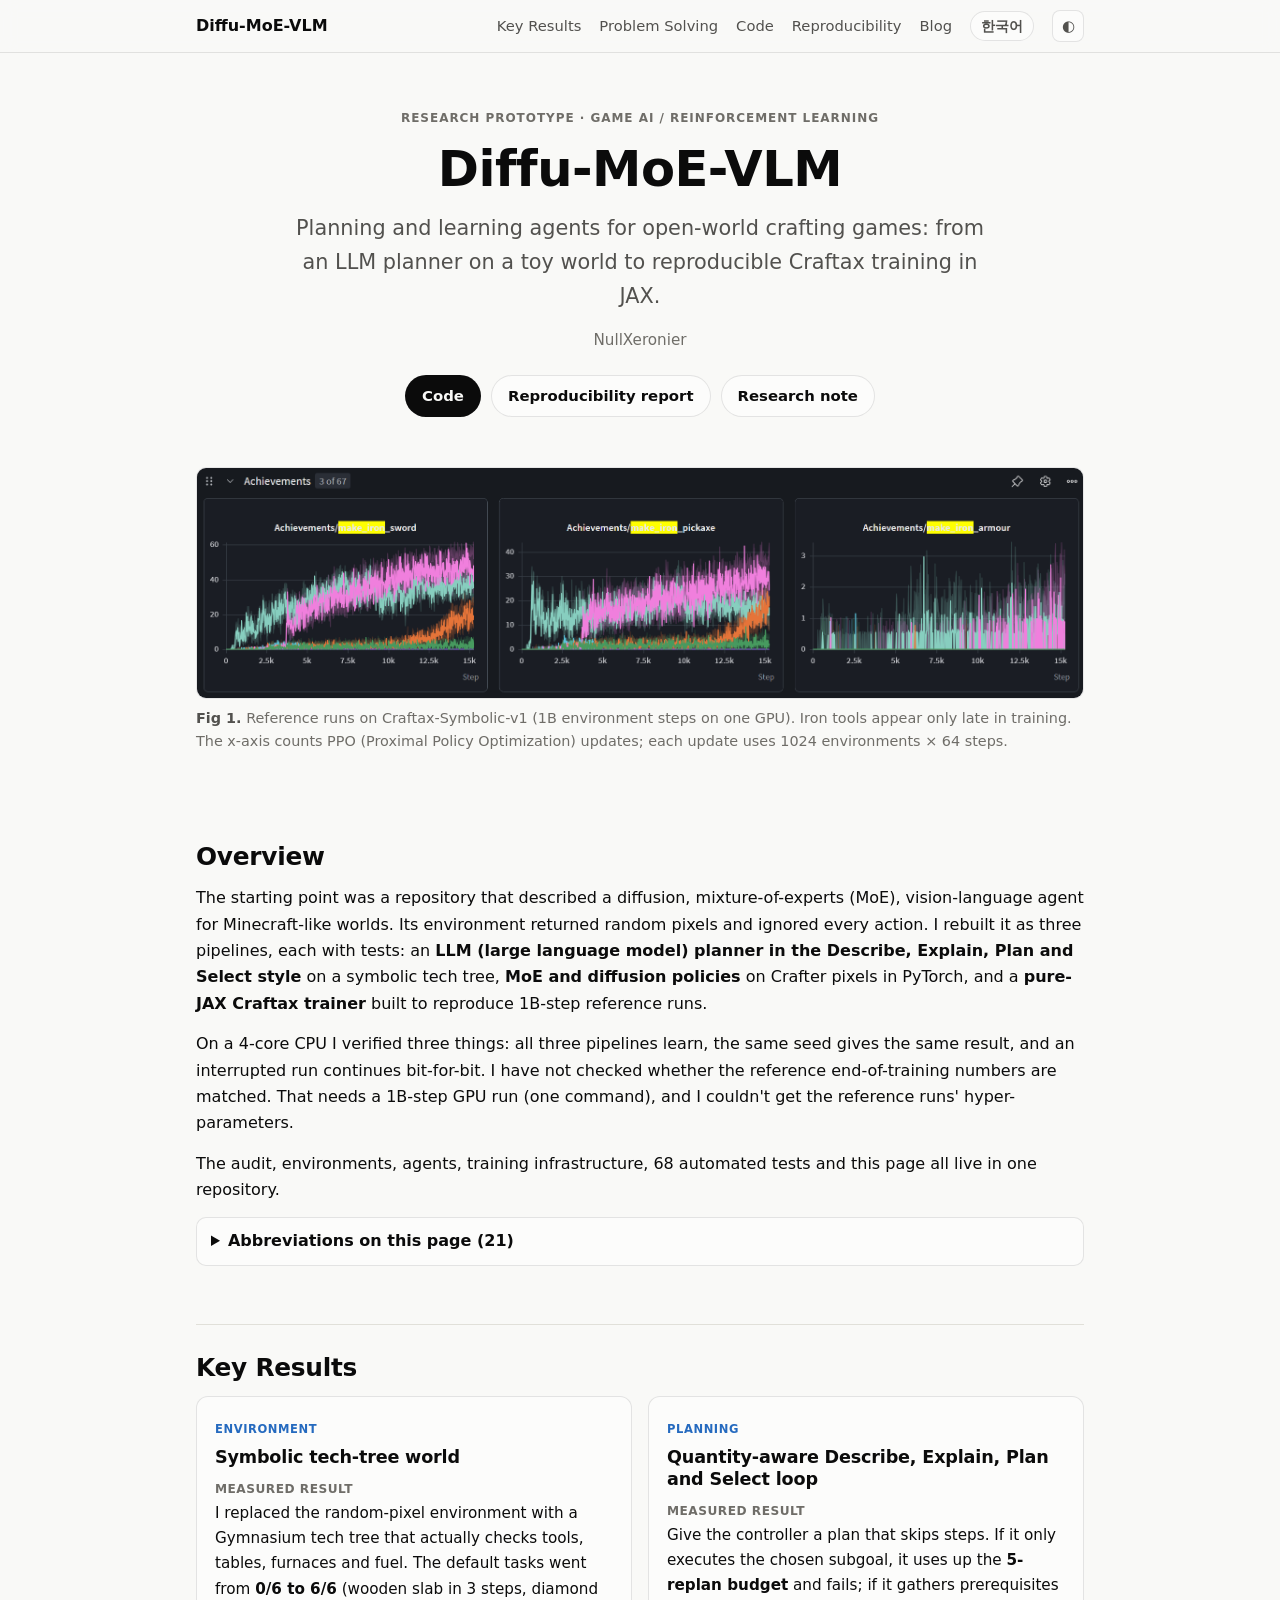
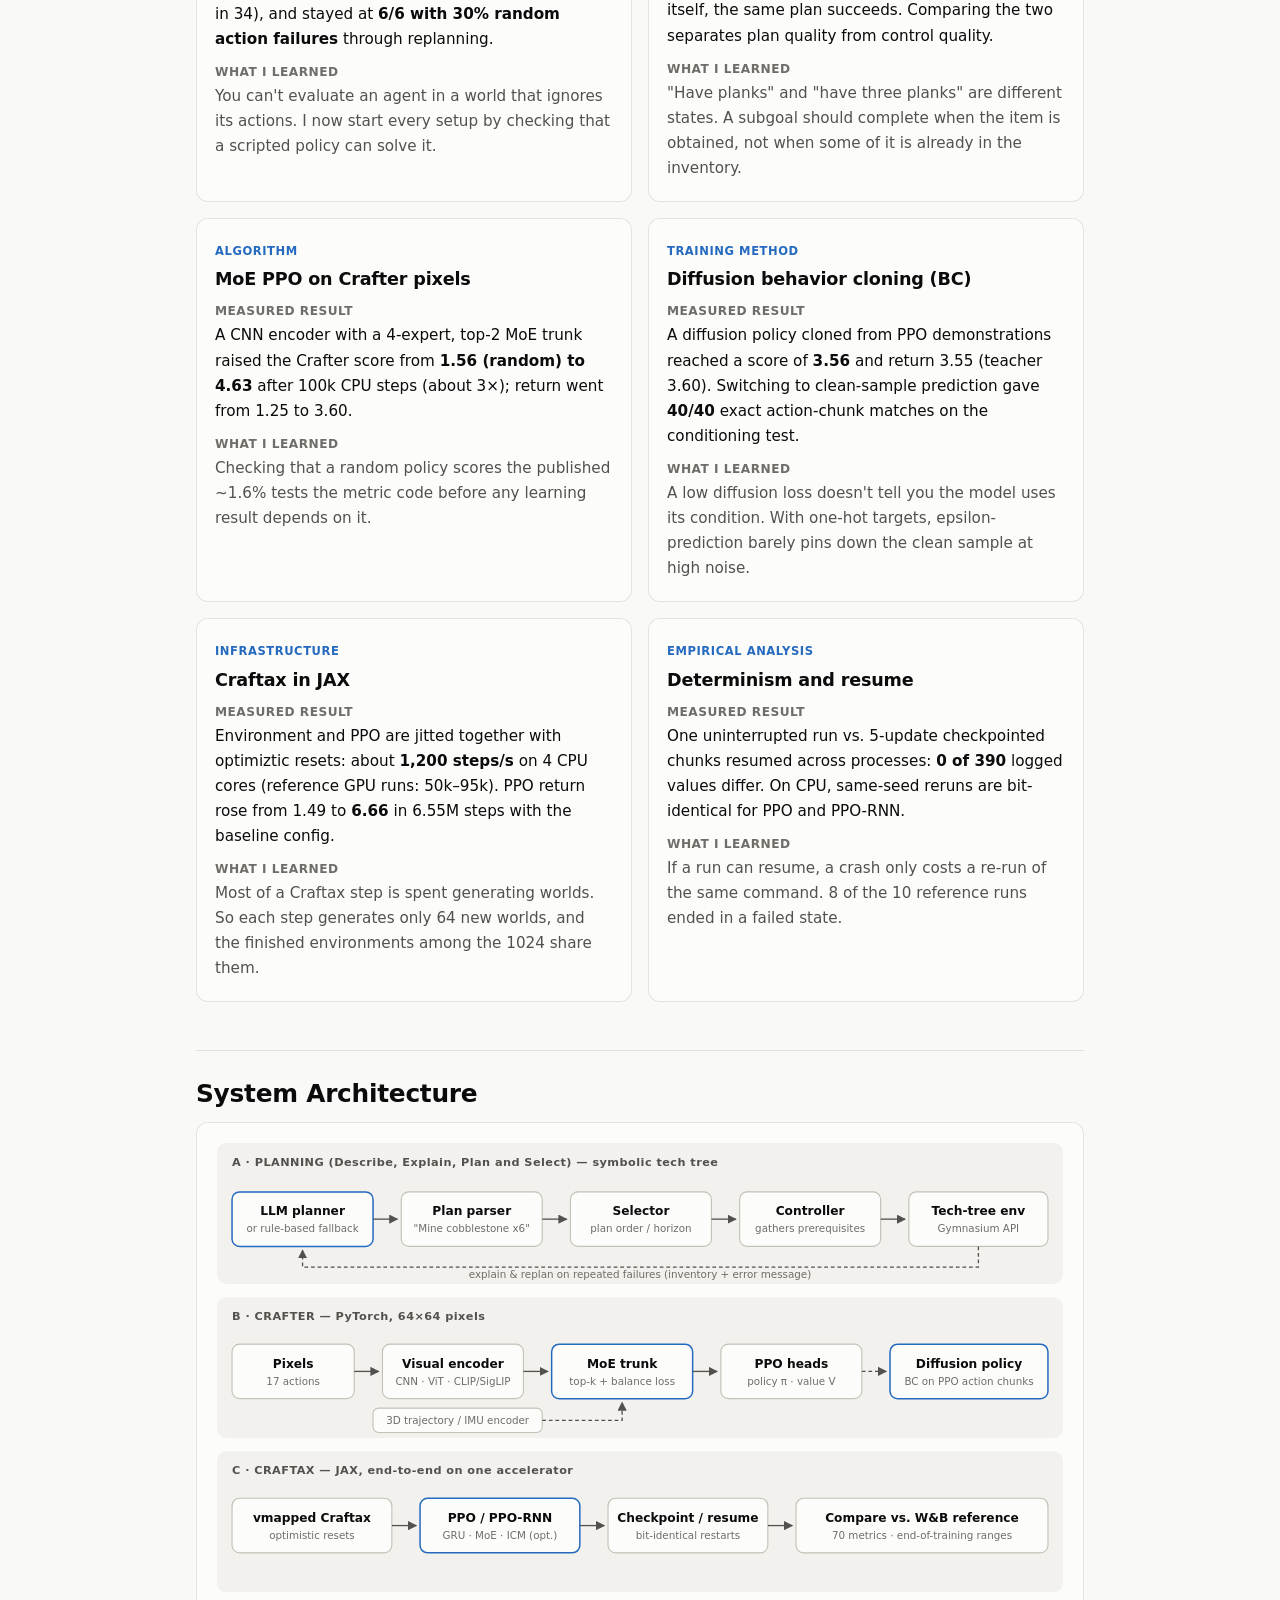
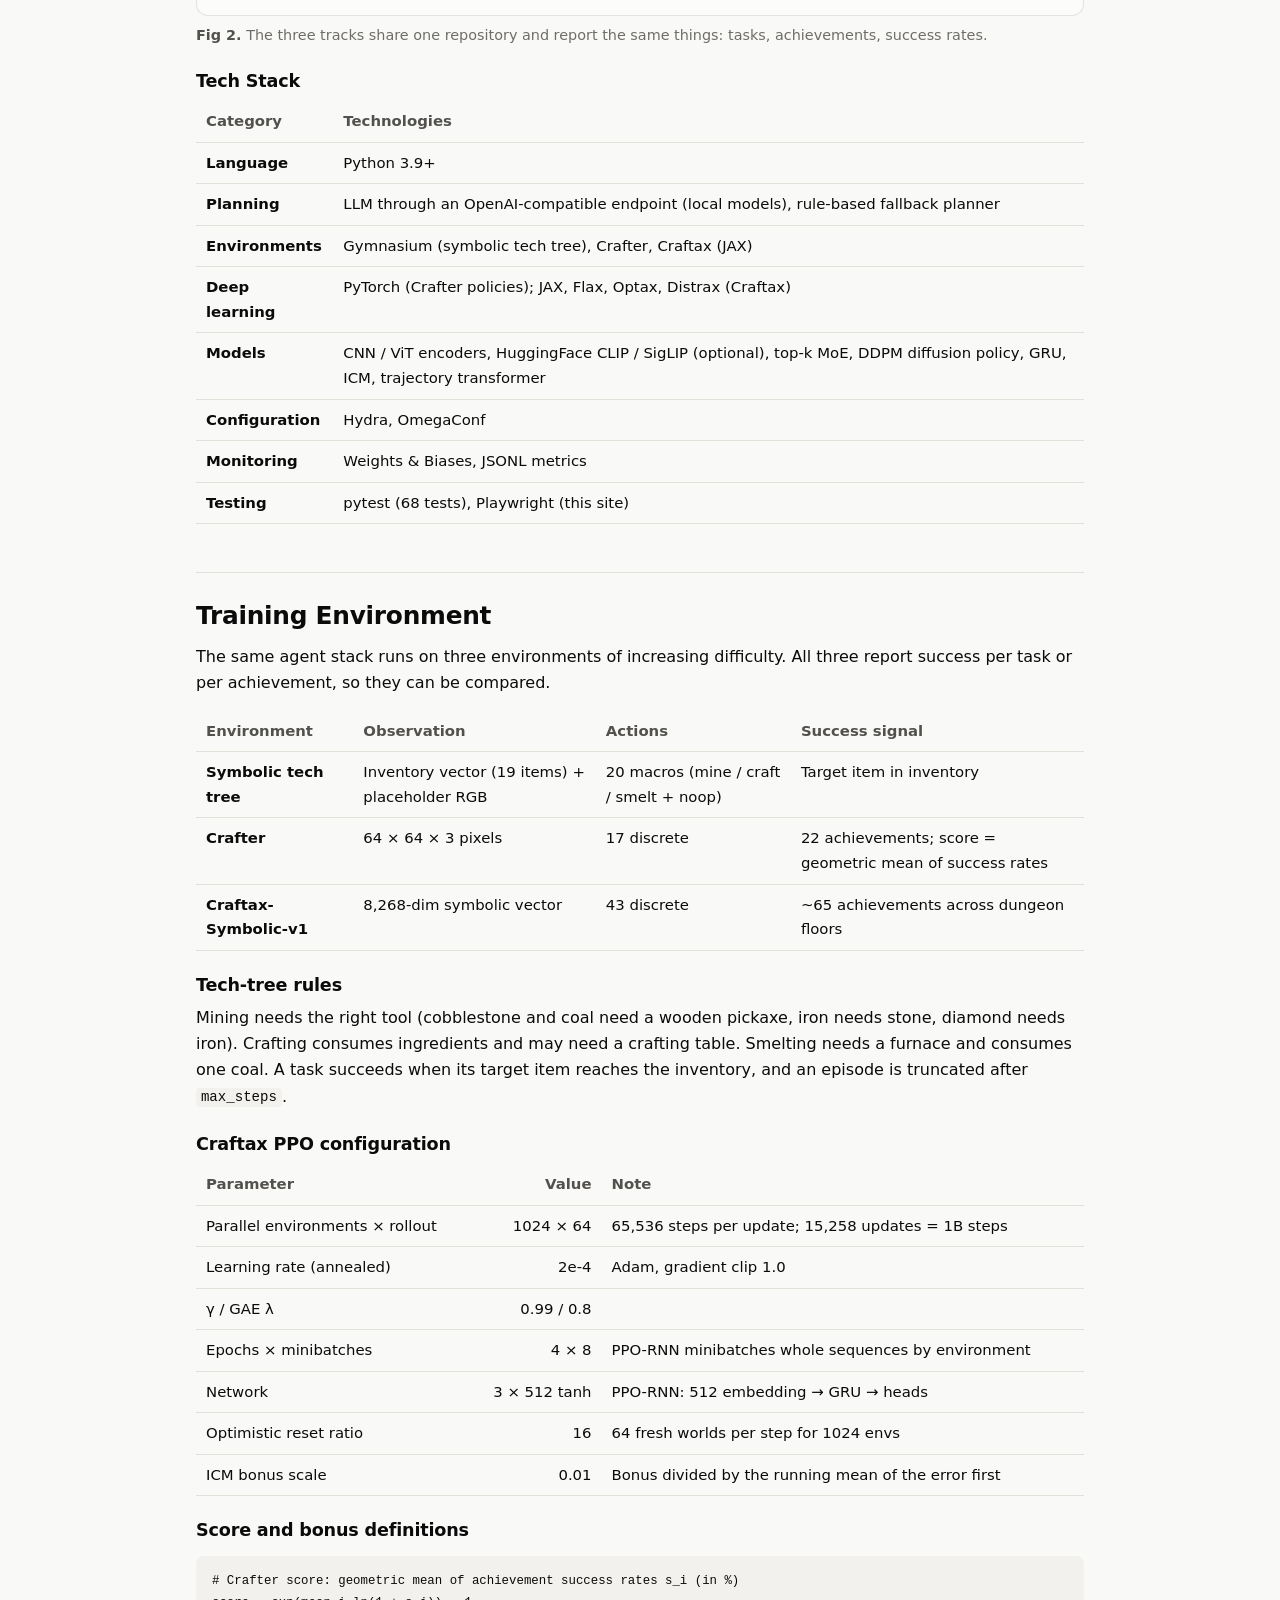
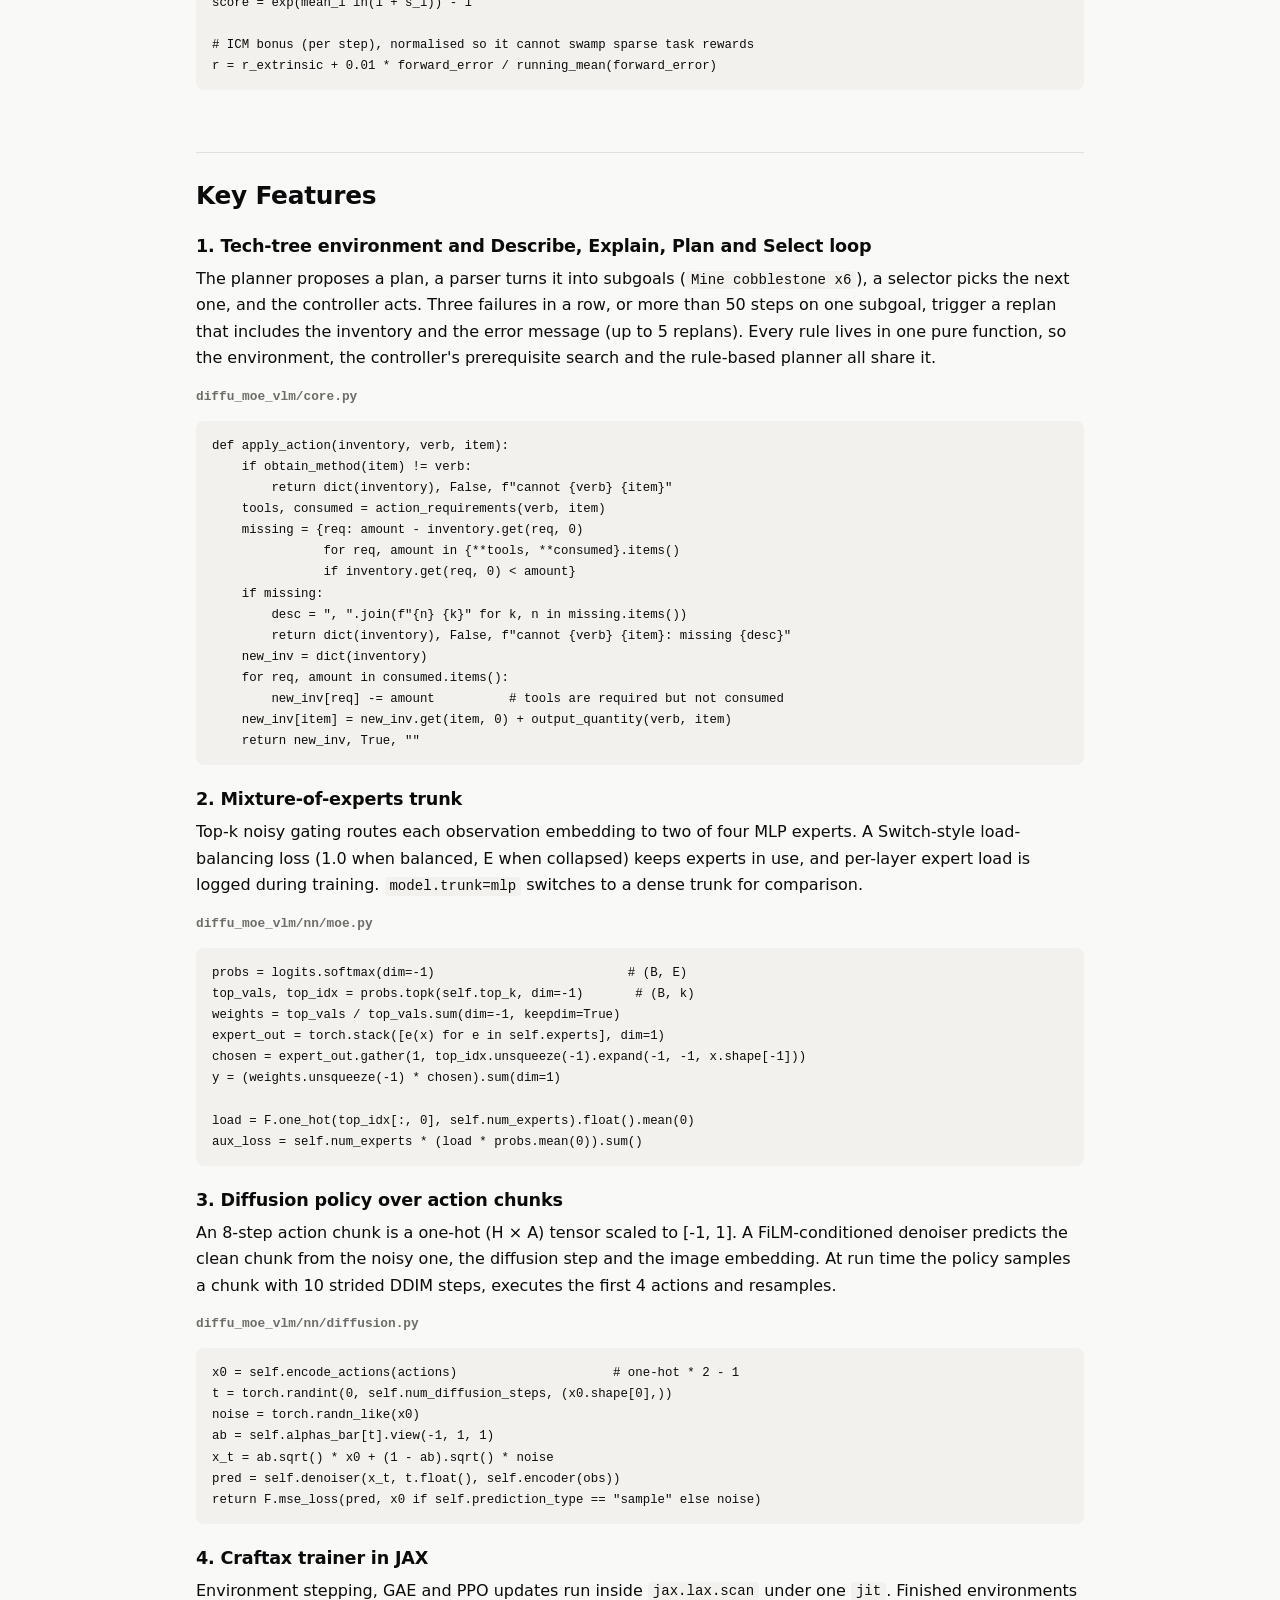
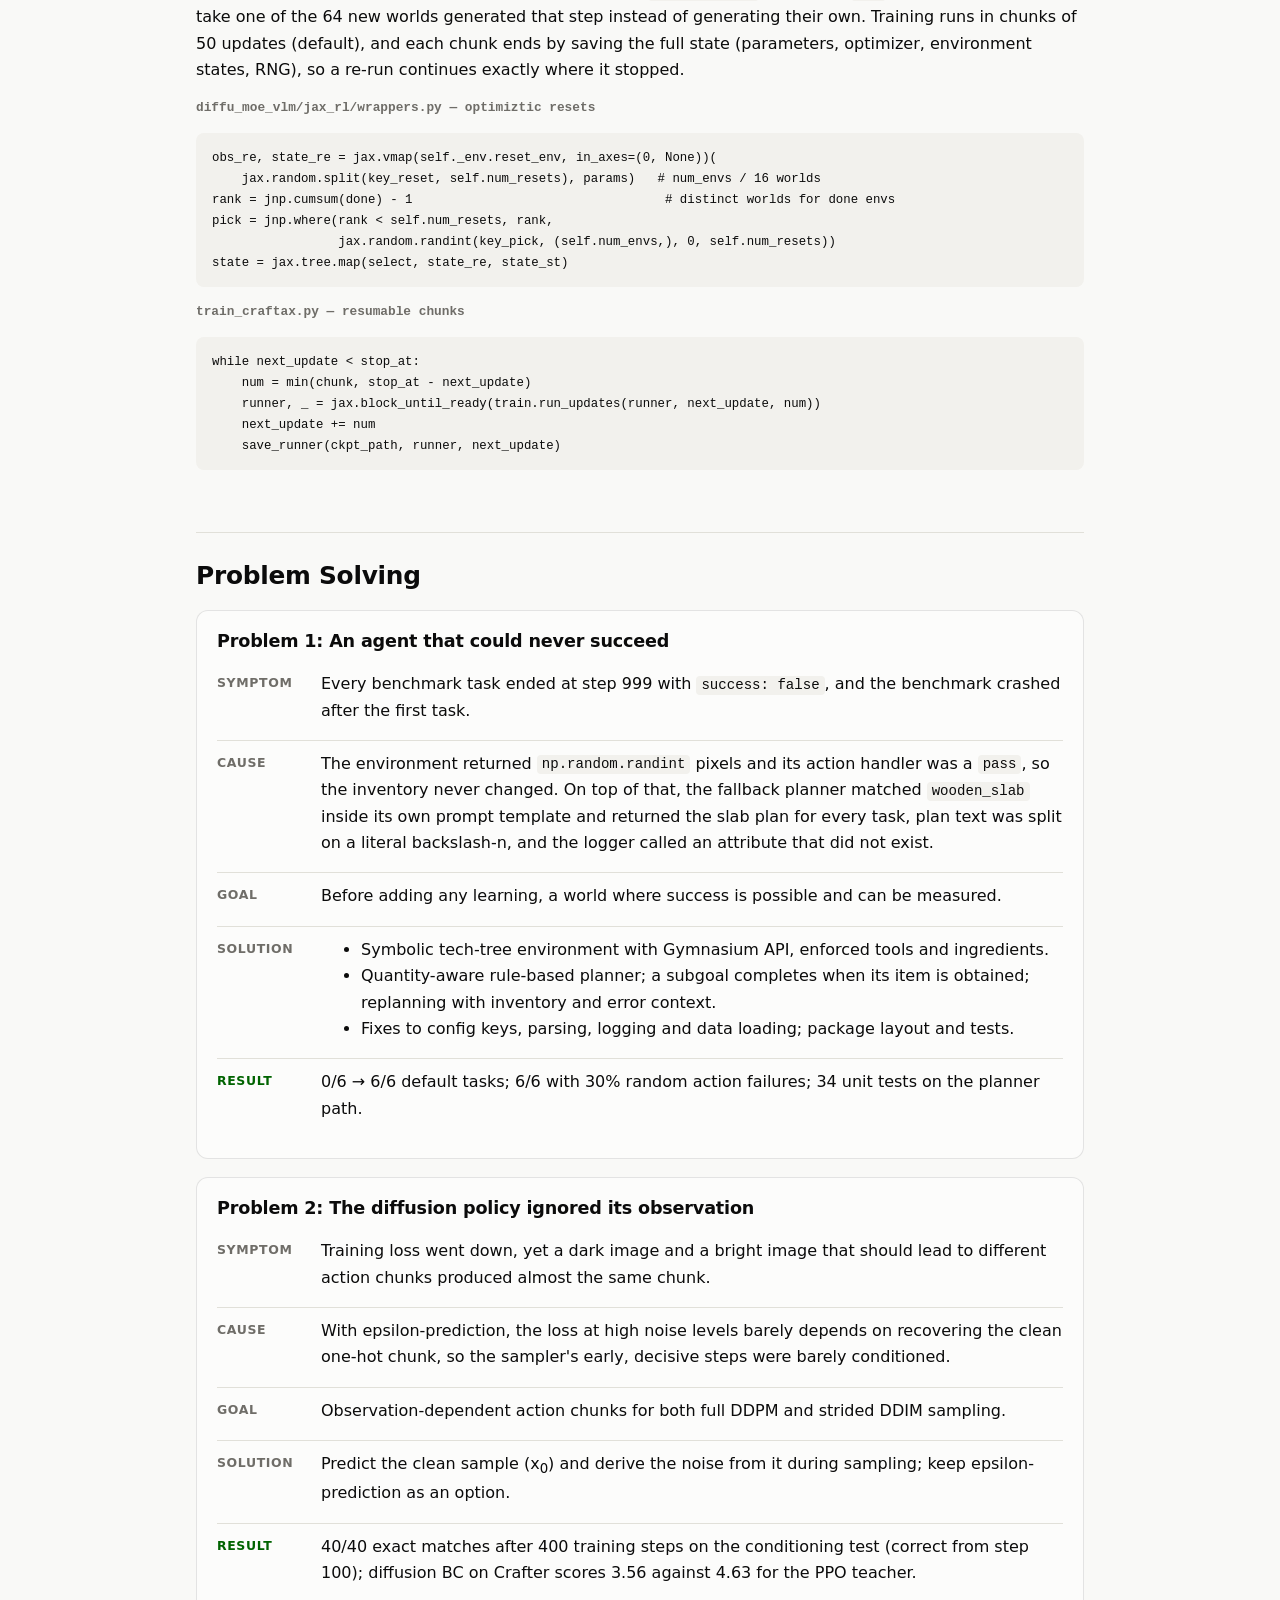
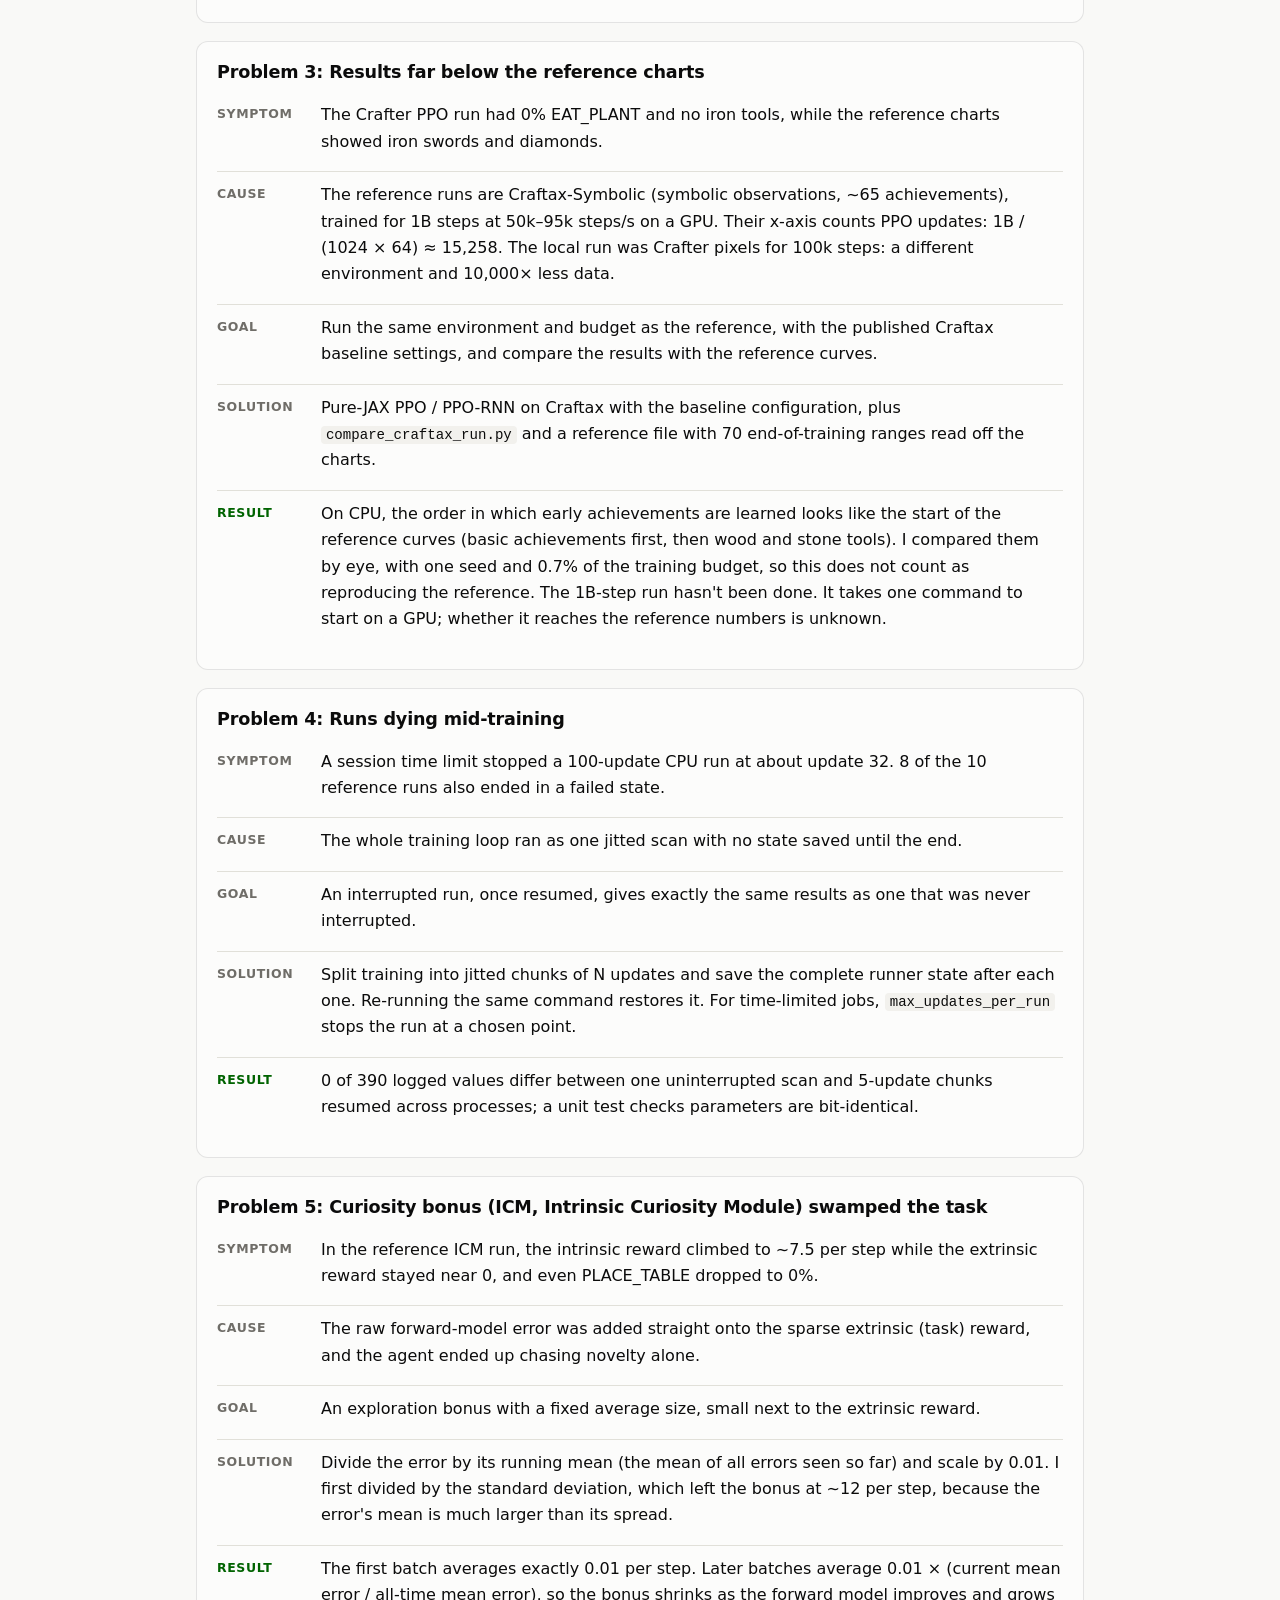
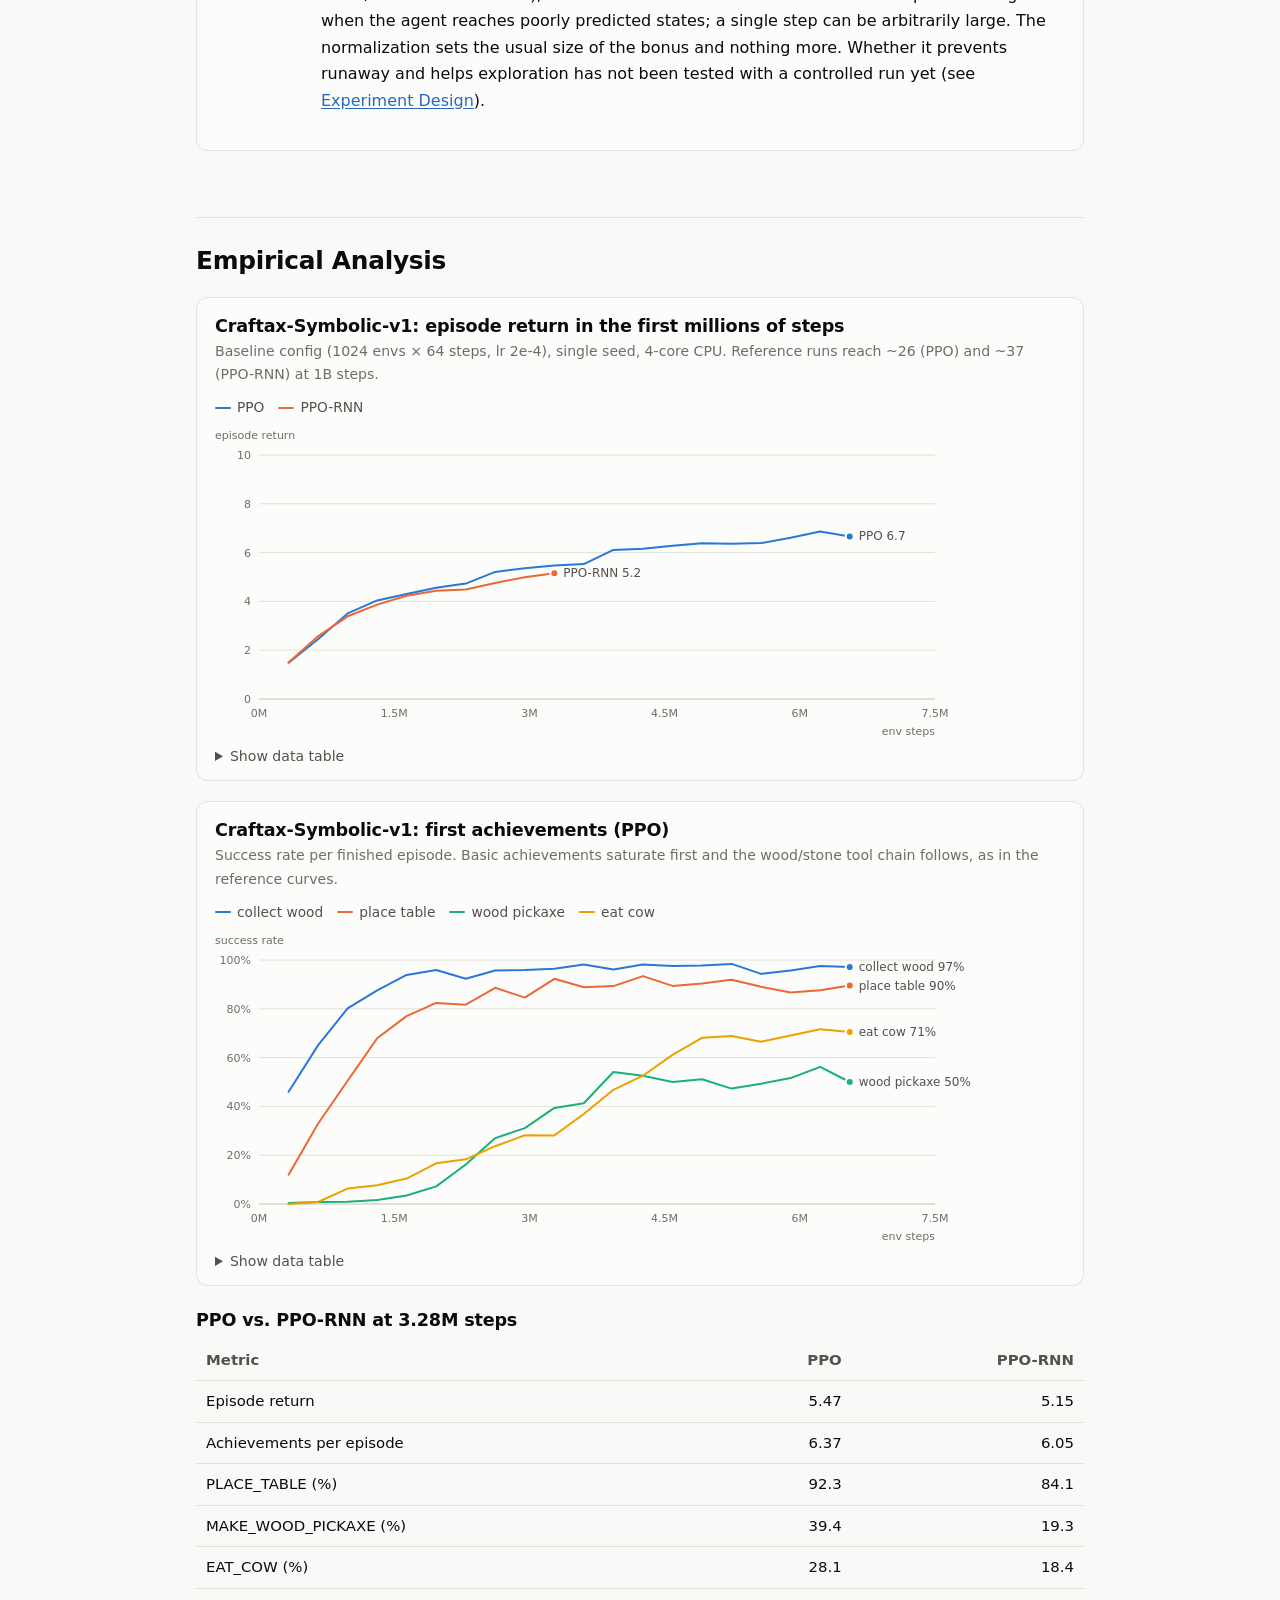
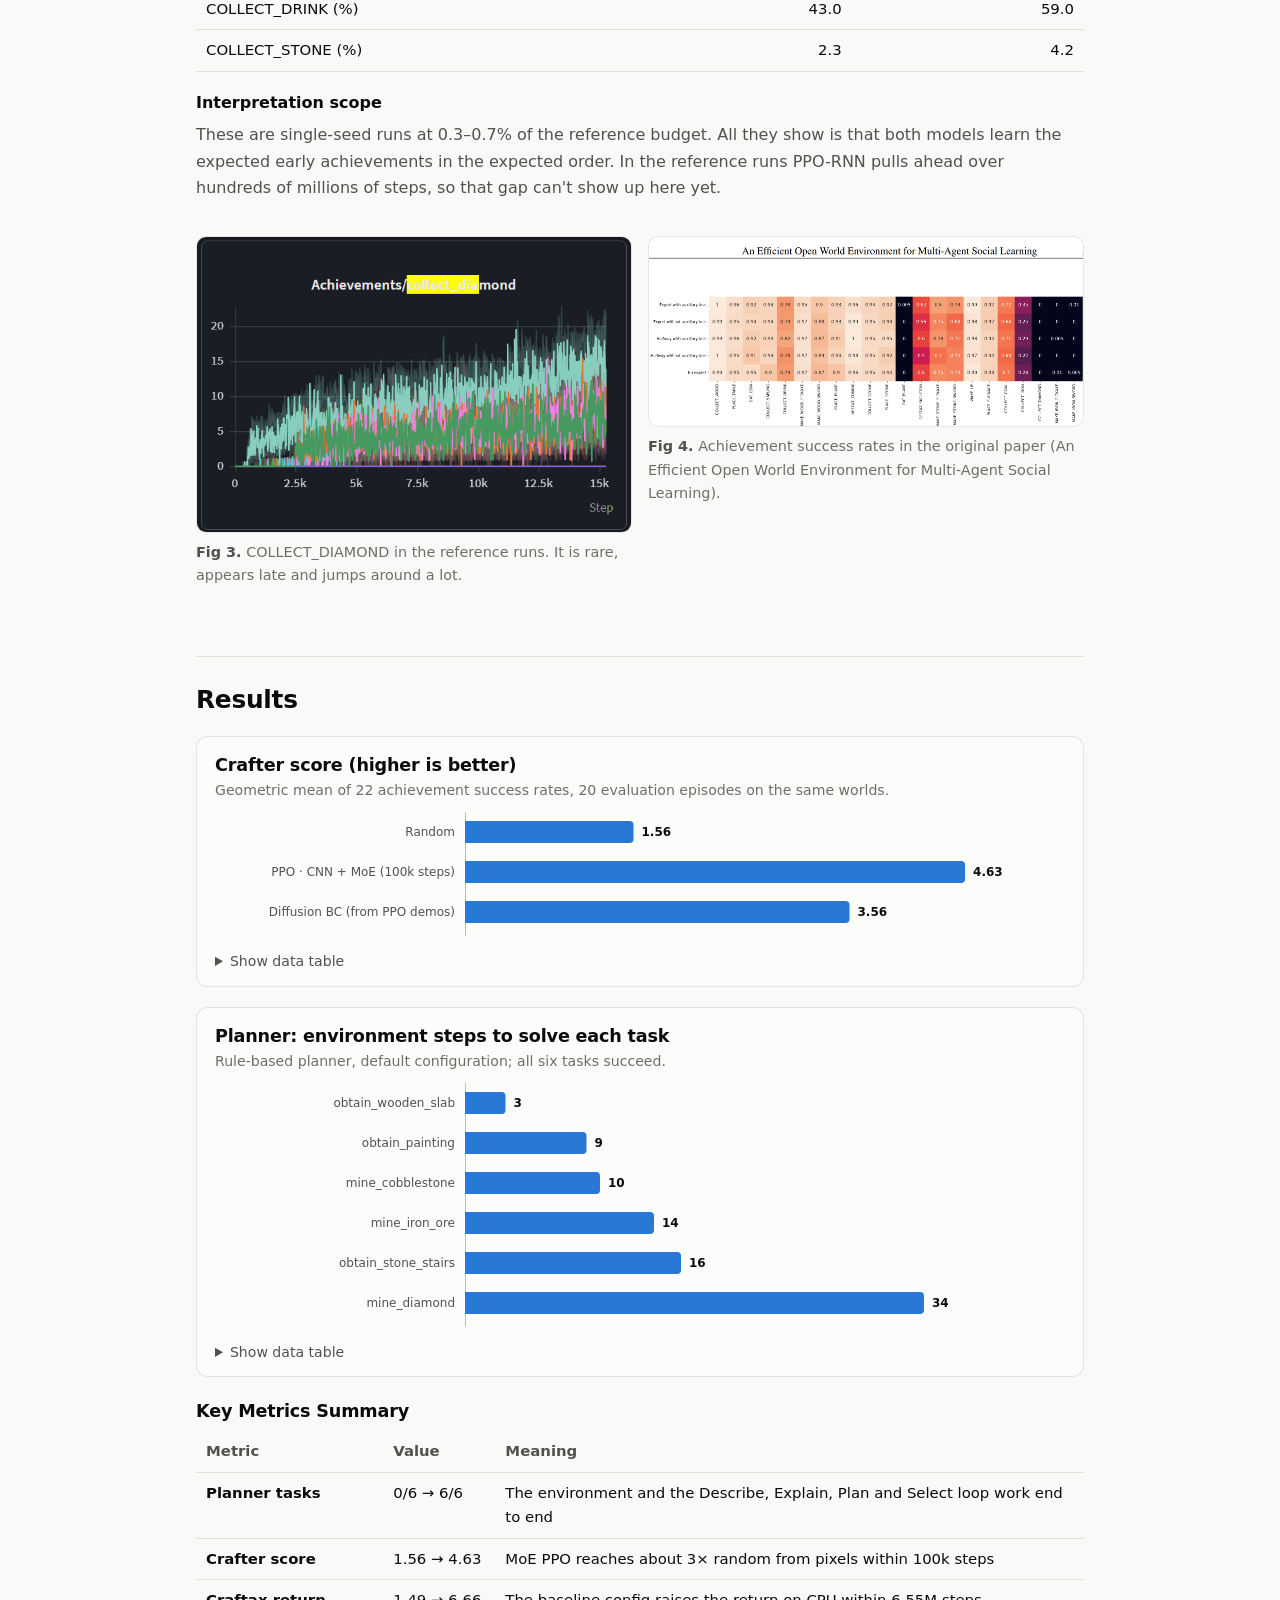
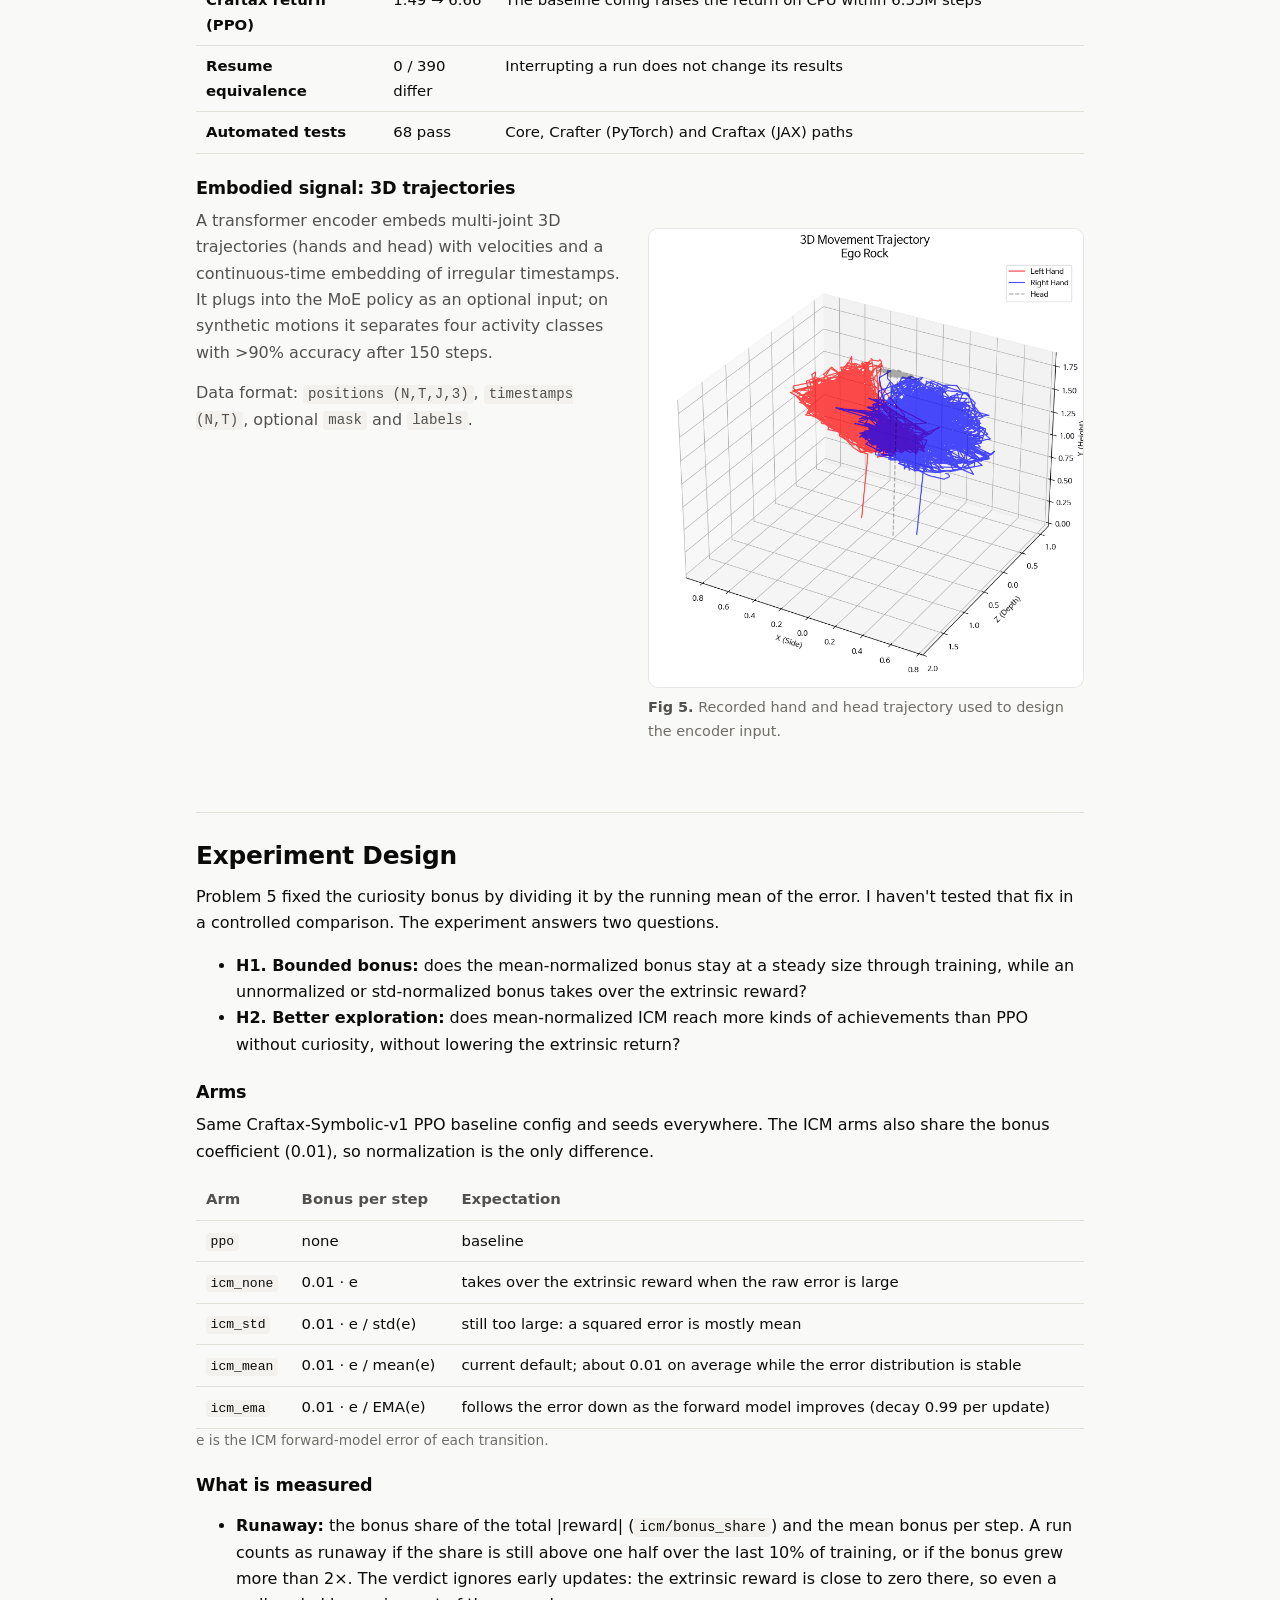
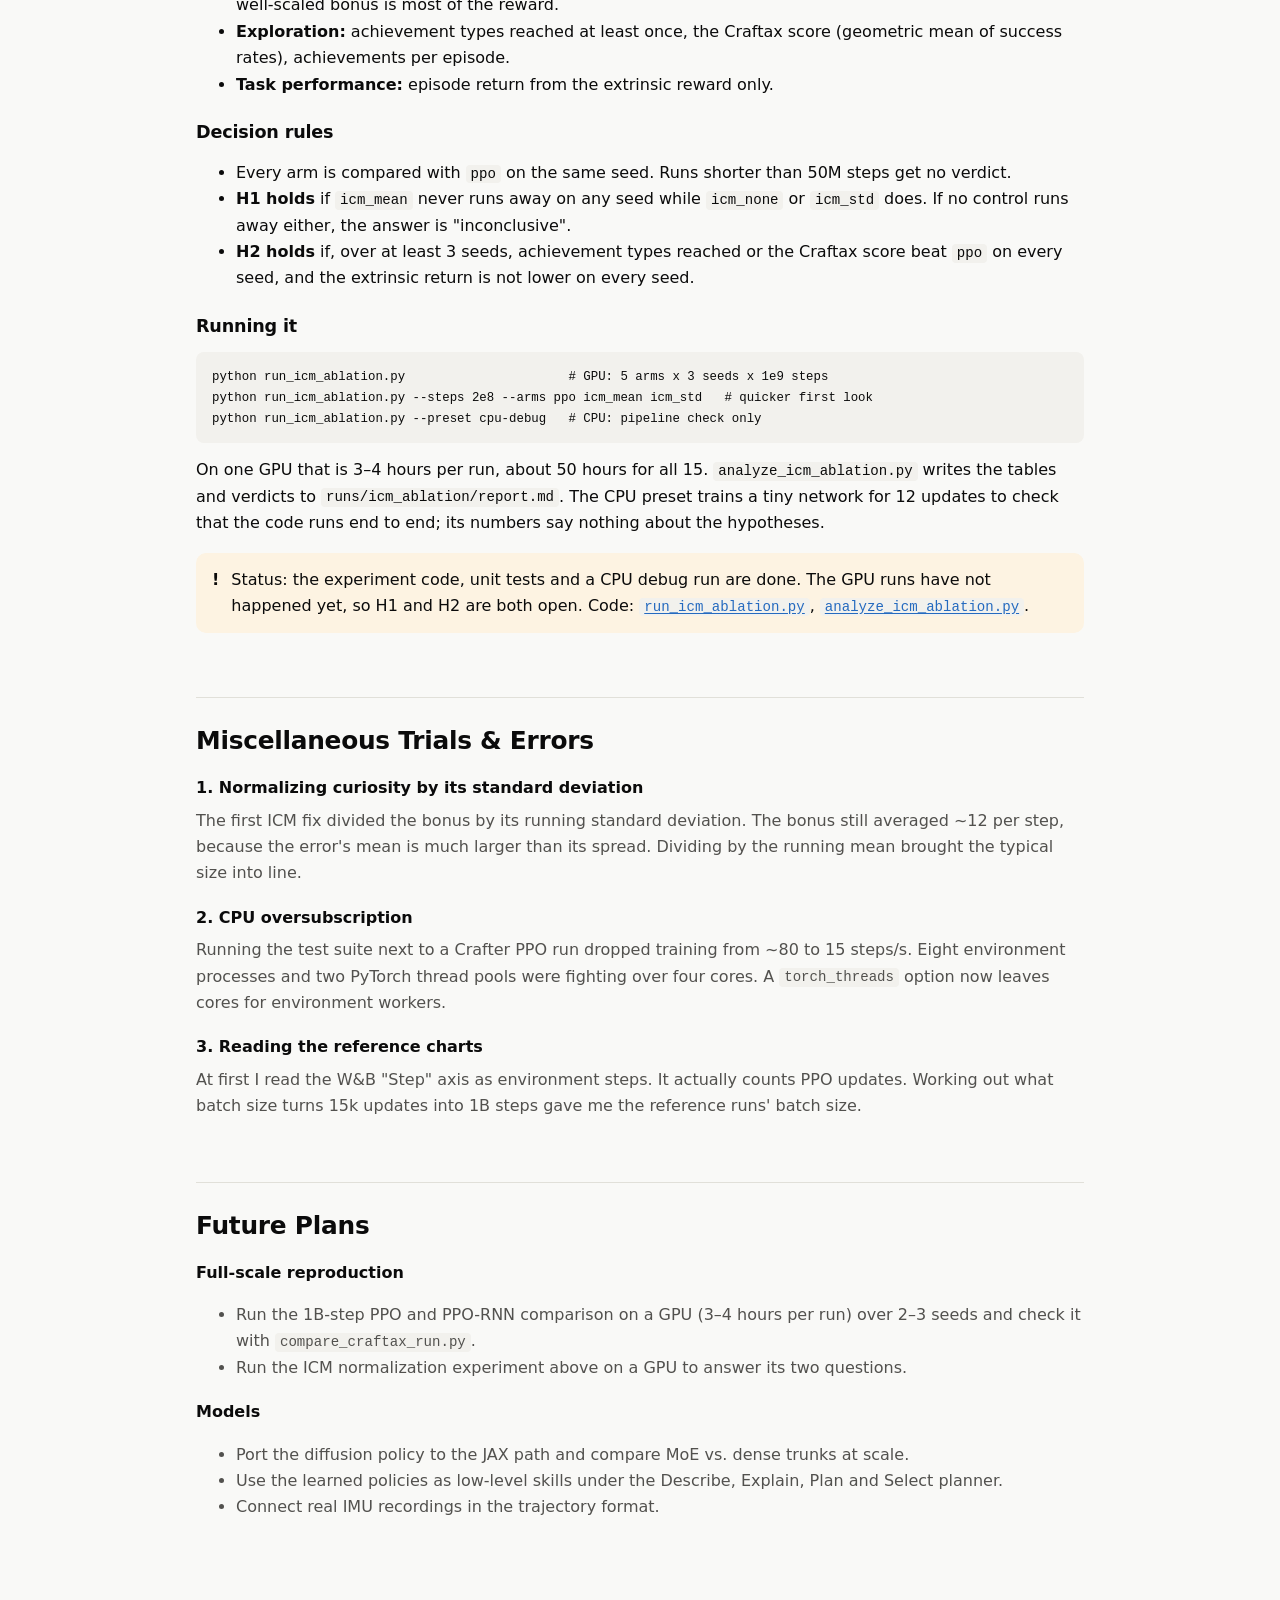
<file: docs/index.html>
<!doctype html>
<html lang="en">
<head>
<meta charset="utf-8">
<meta name="viewport" content="width=device-width, initial-scale=1">
<title>Diffu-MoE-VLM</title>
<meta name="description" content="Planning and learning agents for open-world crafting games: an LLM planner in the Describe, Explain, Plan and Select style, MoE / diffusion policies on Crafter, and a reproducible Craftax pipeline in JAX.">
<link rel="icon" href="data:,">
<link rel="alternate" hreflang="ko" href="ko/">
<link rel="stylesheet" href="assets/site.css">
<script>try{var t=localStorage.getItem("theme");if(t)document.documentElement.setAttribute("data-theme",t);}catch(e){}</script>
</head>
<body>
<nav class="nav" aria-label="Main">
  <div class="wrap">
    <a class="brand" href="./">Diffu-MoE-VLM</a>
    <a class="link optional" href="#key-results">Key Results</a>
    <a class="link optional" href="#problem-solving">Problem Solving</a>
    <a class="link optional" href="code.html">Code</a>
    <a class="link optional" href="reproducibility.html">Reproducibility</a>
    <a class="link" href="blog/">Blog</a>
    <a class="lang-switch" href="ko/" hreflang="ko" lang="ko">한국어</a>
    <button class="theme-toggle" type="button" aria-label="Toggle dark mode">◐</button>
  </div>
</nav>

<header class="hero">
  <div class="wrap">
    <div class="kicker">Research prototype · Game AI / Reinforcement learning</div>
    <h1>Diffu-MoE-VLM</h1>
    <p class="subtitle">Planning and learning agents for open-world crafting games: from an LLM planner on a toy world to reproducible Craftax training in JAX.</p>
    <p class="meta">NullXeronier</p>
    <div class="buttons">
      <a class="btn primary" href="code.html">Code</a>
      <a class="btn" href="reproducibility.html">Reproducibility report</a>
      <a class="btn" href="blog/building-diffu-moe-vlm.html">Research note</a>
    </div>
  </div>
</header>

<main class="wrap">
  <figure>
    <img src="images/achievements_make_iron.png" alt="Achievement success rates for make_iron_sword, make_iron_pickaxe and make_iron_armour over 15k PPO updates on Craftax-Symbolic-v1" width="906" height="234">
    <figcaption><span class="fig-num">Fig 1.</span> Reference runs on Craftax-Symbolic-v1 (1B environment steps on one GPU). Iron tools appear only late in training. The x-axis counts PPO (Proximal Policy Optimization) updates; each update uses 1024 environments × 64 steps.</figcaption>
  </figure>

  <section id="overview">
    <h2>Overview</h2>
    <p>The starting point was a repository that described a diffusion, mixture-of-experts (MoE), vision-language agent for Minecraft-like worlds. Its environment returned random pixels and ignored every action. I rebuilt it as three pipelines, each with tests: an <b>LLM (large language model) planner in the Describe, Explain, Plan and Select style</b> on a symbolic tech tree, <b>MoE and diffusion policies</b> on Crafter pixels in PyTorch, and a <b>pure-JAX Craftax trainer</b> built to reproduce 1B-step reference runs.</p>
    <p>On a 4-core CPU I verified three things: all three pipelines learn, the same seed gives the same result, and an interrupted run continues bit-for-bit. I have not checked whether the reference end-of-training numbers are matched. That needs a 1B-step GPU run (one command), and I couldn't get the reference runs' hyper-parameters.</p>
    <p>The audit, environments, agents, training infrastructure, 68 automated tests and this page all live in one repository.</p>

    <details class="toggle" id="abbreviations"><summary>Abbreviations on this page (21)</summary>
    <div class="table-wrap"><table class="glossary"><thead><tr><th>Abbr.</th><th>Stands for</th><th>Meaning</th></tr></thead><tbody><tr><td>LLM</td><td>Large Language Model</td><td>Large text-generating model; here it writes plans.</td></tr><tr><td>VLM</td><td>Vision-Language Model</td><td>Model that takes both images and text; part of the project&#x27;s name and original goal.</td></tr><tr><td>PPO</td><td>Proximal Policy Optimization</td><td>RL algorithm that clips each update to keep the new policy close to the old one.</td></tr><tr><td>PPO-RNN</td><td>PPO with a Recurrent Neural Network</td><td>PPO whose policy has GRU memory.</td></tr><tr><td>GAE</td><td>Generalized Advantage Estimation</td><td>Estimates the advantage by mixing TD errors over several steps.</td></tr><tr><td>MoE</td><td>Mixture of Experts</td><td>Several expert networks; a gate picks a few per input and mixes their outputs.</td></tr><tr><td>ICM</td><td>Intrinsic Curiosity Module</td><td>Predicts the next state and pays a curiosity bonus for how wrong the prediction was.</td></tr><tr><td>DDPM</td><td>Denoising Diffusion Probabilistic Model</td><td>Diffusion model that generates samples by removing noise step by step.</td></tr><tr><td>DDIM</td><td>Denoising Diffusion Implicit Model</td><td>Way to sample a DDPM in far fewer steps.</td></tr><tr><td>BC</td><td>Behavior Cloning</td><td>Imitation learning that copies the actions in demonstration data.</td></tr><tr><td>EMA</td><td>Exponential Moving Average</td><td>Moving average that weights recent values more.</td></tr><tr><td>CNN</td><td>Convolutional Neural Network</td><td>Network that reads images with convolutions.</td></tr><tr><td>ViT</td><td>Vision Transformer</td><td>Transformer that reads an image as a sequence of patches.</td></tr><tr><td>CLIP</td><td>Contrastive Language-Image Pre-training</td><td>Image and text encoders pre-trained to agree on matching pairs.</td></tr><tr><td>SigLIP</td><td>Sigmoid Loss for Language-Image Pre-training</td><td>CLIP variant trained with a sigmoid loss.</td></tr><tr><td>MLP</td><td>Multi-Layer Perceptron</td><td>Stack of fully connected layers.</td></tr><tr><td>GRU</td><td>Gated Recurrent Unit</td><td>Recurrent cell that uses gates to decide what to remember.</td></tr><tr><td>FiLM</td><td>Feature-wise Linear Modulation</td><td>Conditioning that sets a scale and shift per feature from the condition vector.</td></tr><tr><td>jit</td><td>just-in-time compilation</td><td>Compile a function on its first call, then run the compiled code.</td></tr><tr><td>IMU</td><td>Inertial Measurement Unit</td><td>Sensor that measures acceleration and rotation rate.</td></tr><tr><td>W&amp;B</td><td>Weights &amp; Biases</td><td>Service for logging and plotting training metrics.</td></tr></tbody></table></div>
    </details>
  </section>

  <section id="key-results">
    <h2>Key Results</h2>
    <div class="kr-grid">
      <div class="kr">
        <span class="chip">Environment</span>
        <h3>Symbolic tech-tree world</h3>
        <div class="k">Measured result</div>
        <p>I replaced the random-pixel environment with a Gymnasium tech tree that actually checks tools, tables, furnaces and fuel. The default tasks went from <b>0/6 to 6/6</b> (wooden slab in 3 steps, diamond in 34), and stayed at <b>6/6 with 30% random action failures</b> through replanning.</p>
        <div class="k">What I learned</div>
        <p class="learned">You can't evaluate an agent in a world that ignores its actions. I now start every setup by checking that a scripted policy can solve it.</p>
      </div>
      <div class="kr">
        <span class="chip">Planning</span>
        <h3>Quantity-aware Describe, Explain, Plan and Select loop</h3>
        <div class="k">Measured result</div>
        <p>Give the controller a plan that skips steps. If it only executes the chosen subgoal, it uses up the <b>5-replan budget</b> and fails; if it gathers prerequisites itself, the same plan succeeds. Comparing the two separates plan quality from control quality.</p>
        <div class="k">What I learned</div>
        <p class="learned">"Have planks" and "have three planks" are different states. A subgoal should complete when the item is obtained, not when some of it is already in the inventory.</p>
      </div>
      <div class="kr">
        <span class="chip">Algorithm</span>
        <h3>MoE PPO on Crafter pixels</h3>
        <div class="k">Measured result</div>
        <p>A CNN encoder with a 4-expert, top-2 MoE trunk raised the Crafter score from <b>1.56 (random) to 4.63</b> after 100k CPU steps (about 3×); return went from 1.25 to 3.60.</p>
        <div class="k">What I learned</div>
        <p class="learned">Checking that a random policy scores the published ~1.6% tests the metric code before any learning result depends on it.</p>
      </div>
      <div class="kr">
        <span class="chip">Training method</span>
        <h3>Diffusion behavior cloning (BC)</h3>
        <div class="k">Measured result</div>
        <p>A diffusion policy cloned from PPO demonstrations reached a score of <b>3.56</b> and return 3.55 (teacher 3.60). Switching to clean-sample prediction gave <b>40/40</b> exact action-chunk matches on the conditioning test.</p>
        <div class="k">What I learned</div>
        <p class="learned">A low diffusion loss doesn't tell you the model uses its condition. With one-hot targets, epsilon-prediction barely pins down the clean sample at high noise.</p>
      </div>
      <div class="kr">
        <span class="chip">Infrastructure</span>
        <h3>Craftax in JAX</h3>
        <div class="k">Measured result</div>
        <p>Environment and PPO are jitted together with optimiztic resets: about <b>1,200 steps/s</b> on 4 CPU cores (reference GPU runs: 50k–95k). PPO return rose from 1.49 to <b>6.66</b> in 6.55M steps with the baseline config.</p>
        <div class="k">What I learned</div>
        <p class="learned">Most of a Craftax step is spent generating worlds. So each step generates only 64 new worlds, and the finished environments among the 1024 share them.</p>
      </div>
      <div class="kr">
        <span class="chip">Empirical analysis</span>
        <h3>Determinism and resume</h3>
        <div class="k">Measured result</div>
        <p>One uninterrupted run vs. 5-update checkpointed chunks resumed across processes: <b>0 of 390</b> logged values differ. On CPU, same-seed reruns are bit-identical for PPO and PPO-RNN.</p>
        <div class="k">What I learned</div>
        <p class="learned">If a run can resume, a crash only costs a re-run of the same command. 8 of the 10 reference runs ended in a failed state.</p>
      </div>
    </div>
  </section>

  <section id="architecture">
    <h2>System Architecture</h2>
    <div class="card diagram" role="img" aria-label="System overview with three tracks: Describe, Explain, Plan and Select planning on a symbolic tech tree, PyTorch policies on Crafter, and JAX training on Craftax">
      <svg viewBox="0 0 900 480" xmlns="http://www.w3.org/2000/svg">
        <defs>
          <marker id="arr" viewBox="0 0 10 10" refX="9" refY="5" markerWidth="7" markerHeight="7" orient="auto-start-reverse">
            <path d="M0 0 L10 5 L0 10 z" class="head"/>
          </marker>
        </defs>
        <!-- Lane A: planning -->
        <rect class="lane" x="0" y="0" width="900" height="150" rx="10"/>
        <text class="lane-t" x="16" y="24">A · PLANNING (Describe, Explain, Plan and Select) — symbolic tech tree</text>
        <rect class="box accent" x="16" y="52" width="150" height="58" rx="8"/>
        <text class="t" x="91" y="77" text-anchor="middle">LLM planner</text>
        <text class="s" x="91" y="95" text-anchor="middle">or rule-based fallback</text>
        <rect class="box" x="196" y="52" width="150" height="58" rx="8"/>
        <text class="t" x="271" y="77" text-anchor="middle">Plan parser</text>
        <text class="s" x="271" y="95" text-anchor="middle">"Mine cobblestone x6"</text>
        <rect class="box" x="376" y="52" width="150" height="58" rx="8"/>
        <text class="t" x="451" y="77" text-anchor="middle">Selector</text>
        <text class="s" x="451" y="95" text-anchor="middle">plan order / horizon</text>
        <rect class="box" x="556" y="52" width="150" height="58" rx="8"/>
        <text class="t" x="631" y="77" text-anchor="middle">Controller</text>
        <text class="s" x="631" y="95" text-anchor="middle">gathers prerequisites</text>
        <rect class="box" x="736" y="52" width="148" height="58" rx="8"/>
        <text class="t" x="810" y="77" text-anchor="middle">Tech-tree env</text>
        <text class="s" x="810" y="95" text-anchor="middle">Gymnasium API</text>
        <path class="arrow" d="M166 81 H192" marker-end="url(#arr)"/>
        <path class="arrow" d="M346 81 H372" marker-end="url(#arr)"/>
        <path class="arrow" d="M526 81 H552" marker-end="url(#arr)"/>
        <path class="arrow" d="M706 81 H732" marker-end="url(#arr)"/>
        <path class="arrow dash" d="M810 110 V132 H91 V114" marker-end="url(#arr)"/>
        <text class="s" x="450" y="144" text-anchor="middle">explain &amp; replan on repeated failures (inventory + error message)</text>

        <!-- Lane B: Crafter -->
        <rect class="lane" x="0" y="164" width="900" height="150" rx="10"/>
        <text class="lane-t" x="16" y="188">B · CRAFTER — PyTorch, 64×64 pixels</text>
        <rect class="box" x="16" y="214" width="130" height="58" rx="8"/>
        <text class="t" x="81" y="239" text-anchor="middle">Pixels</text>
        <text class="s" x="81" y="257" text-anchor="middle">17 actions</text>
        <rect class="box" x="176" y="214" width="150" height="58" rx="8"/>
        <text class="t" x="251" y="239" text-anchor="middle">Visual encoder</text>
        <text class="s" x="251" y="257" text-anchor="middle">CNN · ViT · CLIP/SigLIP</text>
        <rect class="box accent" x="356" y="214" width="150" height="58" rx="8"/>
        <text class="t" x="431" y="239" text-anchor="middle">MoE trunk</text>
        <text class="s" x="431" y="257" text-anchor="middle">top-k + balance loss</text>
        <rect class="box" x="536" y="214" width="150" height="58" rx="8"/>
        <text class="t" x="611" y="239" text-anchor="middle">PPO heads</text>
        <text class="s" x="611" y="257" text-anchor="middle">policy π · value V</text>
        <rect class="box accent" x="716" y="214" width="168" height="58" rx="8"/>
        <text class="t" x="800" y="239" text-anchor="middle">Diffusion policy</text>
        <text class="s" x="800" y="257" text-anchor="middle">BC on PPO action chunks</text>
        <rect class="box" x="166" y="282" width="180" height="26" rx="6"/>
        <text class="s" x="256" y="299" text-anchor="middle">3D trajectory / IMU encoder</text>
        <path class="arrow" d="M146 243 H172" marker-end="url(#arr)"/>
        <path class="arrow" d="M326 243 H352" marker-end="url(#arr)"/>
        <path class="arrow dash" d="M346 295 H431 V276" marker-end="url(#arr)"/>
        <path class="arrow" d="M506 243 H532" marker-end="url(#arr)"/>
        <path class="arrow dash" d="M686 243 H712" marker-end="url(#arr)"/>

        <!-- Lane C: Craftax -->
        <rect class="lane" x="0" y="328" width="900" height="150" rx="10"/>
        <text class="lane-t" x="16" y="352">C · CRAFTAX — JAX, end-to-end on one accelerator</text>
        <rect class="box" x="16" y="378" width="170" height="58" rx="8"/>
        <text class="t" x="101" y="403" text-anchor="middle">vmapped Craftax</text>
        <text class="s" x="101" y="421" text-anchor="middle">optimistic resets</text>
        <rect class="box accent" x="216" y="378" width="170" height="58" rx="8"/>
        <text class="t" x="301" y="403" text-anchor="middle">PPO / PPO-RNN</text>
        <text class="s" x="301" y="421" text-anchor="middle">GRU · MoE · ICM (opt.)</text>
        <rect class="box" x="416" y="378" width="170" height="58" rx="8"/>
        <text class="t" x="501" y="403" text-anchor="middle">Checkpoint / resume</text>
        <text class="s" x="501" y="421" text-anchor="middle">bit-identical restarts</text>
        <rect class="box" x="616" y="378" width="268" height="58" rx="8"/>
        <text class="t" x="750" y="403" text-anchor="middle">Compare vs. W&amp;B reference</text>
        <text class="s" x="750" y="421" text-anchor="middle">70 metrics · end-of-training ranges</text>
        <path class="arrow" d="M186 407 H212" marker-end="url(#arr)"/>
        <path class="arrow" d="M386 407 H412" marker-end="url(#arr)"/>
        <path class="arrow" d="M586 407 H612" marker-end="url(#arr)"/>
      </svg>
    </div>
    <p class="muted" style="font-size:0.9rem;margin-top:8px"><span class="fig-num">Fig 2.</span> The three tracks share one repository and report the same things: tasks, achievements, success rates.</p>

    <h3>Tech Stack</h3>
    <div class="table-wrap">
      <table>
        <thead><tr><th>Category</th><th>Technologies</th></tr></thead>
        <tbody>
          <tr><td><b>Language</b></td><td>Python 3.9+</td></tr>
          <tr><td><b>Planning</b></td><td>LLM through an OpenAI-compatible endpoint (local models), rule-based fallback planner</td></tr>
          <tr><td><b>Environments</b></td><td>Gymnasium (symbolic tech tree), Crafter, Craftax (JAX)</td></tr>
          <tr><td><b>Deep learning</b></td><td>PyTorch (Crafter policies); JAX, Flax, Optax, Distrax (Craftax)</td></tr>
          <tr><td><b>Models</b></td><td>CNN / ViT encoders, HuggingFace CLIP / SigLIP (optional), top-k MoE, DDPM diffusion policy, GRU, ICM, trajectory transformer</td></tr>
          <tr><td><b>Configuration</b></td><td>Hydra, OmegaConf</td></tr>
          <tr><td><b>Monitoring</b></td><td>Weights &amp; Biases, JSONL metrics</td></tr>
          <tr><td><b>Testing</b></td><td>pytest (68 tests), Playwright (this site)</td></tr>
        </tbody>
      </table>
    </div>
  </section>

  <section id="environment">
    <h2>Training Environment</h2>
    <p>The same agent stack runs on three environments of increasing difficulty. All three report success per task or per achievement, so they can be compared.</p>
    <div class="table-wrap">
      <table>
        <thead><tr><th>Environment</th><th>Observation</th><th>Actions</th><th>Success signal</th></tr></thead>
        <tbody>
          <tr><td><b>Symbolic tech tree</b></td><td>Inventory vector (19 items) + placeholder RGB</td><td>20 macros (mine / craft / smelt + noop)</td><td>Target item in inventory</td></tr>
          <tr><td><b>Crafter</b></td><td>64 × 64 × 3 pixels</td><td>17 discrete</td><td>22 achievements; score = geometric mean of success rates</td></tr>
          <tr><td><b>Craftax-Symbolic-v1</b></td><td>8,268-dim symbolic vector</td><td>43 discrete</td><td>~65 achievements across dungeon floors</td></tr>
        </tbody>
      </table>
    </div>

    <h3>Tech-tree rules</h3>
    <p>Mining needs the right tool (cobblestone and coal need a wooden pickaxe, iron needs stone, diamond needs iron). Crafting consumes ingredients and may need a crafting table. Smelting needs a furnace and consumes one coal. A task succeeds when its target item reaches the inventory, and an episode is truncated after <code>max_steps</code>.</p>

    <h3>Craftax PPO configuration</h3>
    <div class="table-wrap">
      <table>
        <thead><tr><th>Parameter</th><th class="num">Value</th><th>Note</th></tr></thead>
        <tbody>
          <tr><td>Parallel environments × rollout</td><td class="num">1024 × 64</td><td>65,536 steps per update; 15,258 updates = 1B steps</td></tr>
          <tr><td>Learning rate (annealed)</td><td class="num">2e-4</td><td>Adam, gradient clip 1.0</td></tr>
          <tr><td>γ / GAE λ</td><td class="num">0.99 / 0.8</td><td></td></tr>
          <tr><td>Epochs × minibatches</td><td class="num">4 × 8</td><td>PPO-RNN minibatches whole sequences by environment</td></tr>
          <tr><td>Network</td><td class="num">3 × 512 tanh</td><td>PPO-RNN: 512 embedding → GRU → heads</td></tr>
          <tr><td>Optimistic reset ratio</td><td class="num">16</td><td>64 fresh worlds per step for 1024 envs</td></tr>
          <tr><td>ICM bonus scale</td><td class="num">0.01</td><td>Bonus divided by the running mean of the error first</td></tr>
        </tbody>
      </table>
    </div>

    <h3>Score and bonus definitions</h3>
<pre><code># Crafter score: geometric mean of achievement success rates s_i (in %)
score = exp(mean_i ln(1 + s_i)) - 1

# ICM bonus (per step), normalised so it cannot swamp sparse task rewards
r = r_extrinsic + 0.01 * forward_error / running_mean(forward_error)</code></pre>
  </section>

  <section id="key-features">
    <h2>Key Features</h2>

    <h3>1. Tech-tree environment and Describe, Explain, Plan and Select loop</h3>
    <p>The planner proposes a plan, a parser turns it into subgoals (<code>Mine cobblestone x6</code>), a selector picks the next one, and the controller acts. Three failures in a row, or more than 50 steps on one subgoal, trigger a replan that includes the inventory and the error message (up to 5 replans). Every rule lives in one pure function, so the environment, the controller's prerequisite search and the rule-based planner all share it.</p>
    <div class="code-title">diffu_moe_vlm/core.py</div>
<pre><code>def apply_action(inventory, verb, item):
    if obtain_method(item) != verb:
        return dict(inventory), False, f"cannot {verb} {item}"
    tools, consumed = action_requirements(verb, item)
    missing = {req: amount - inventory.get(req, 0)
               for req, amount in {**tools, **consumed}.items()
               if inventory.get(req, 0) &lt; amount}
    if missing:
        desc = ", ".join(f"{n} {k}" for k, n in missing.items())
        return dict(inventory), False, f"cannot {verb} {item}: missing {desc}"
    new_inv = dict(inventory)
    for req, amount in consumed.items():
        new_inv[req] -= amount          # tools are required but not consumed
    new_inv[item] = new_inv.get(item, 0) + output_quantity(verb, item)
    return new_inv, True, ""</code></pre>

    <h3>2. Mixture-of-experts trunk</h3>
    <p>Top-k noisy gating routes each observation embedding to two of four MLP experts. A Switch-style load-balancing loss (1.0 when balanced, E when collapsed) keeps experts in use, and per-layer expert load is logged during training. <code>model.trunk=mlp</code> switches to a dense trunk for comparison.</p>
    <div class="code-title">diffu_moe_vlm/nn/moe.py</div>
<pre><code>probs = logits.softmax(dim=-1)                          # (B, E)
top_vals, top_idx = probs.topk(self.top_k, dim=-1)       # (B, k)
weights = top_vals / top_vals.sum(dim=-1, keepdim=True)
expert_out = torch.stack([e(x) for e in self.experts], dim=1)
chosen = expert_out.gather(1, top_idx.unsqueeze(-1).expand(-1, -1, x.shape[-1]))
y = (weights.unsqueeze(-1) * chosen).sum(dim=1)

load = F.one_hot(top_idx[:, 0], self.num_experts).float().mean(0)
aux_loss = self.num_experts * (load * probs.mean(0)).sum()</code></pre>

    <h3>3. Diffusion policy over action chunks</h3>
    <p>An 8-step action chunk is a one-hot (H × A) tensor scaled to [-1, 1]. A FiLM-conditioned denoiser predicts the clean chunk from the noisy one, the diffusion step and the image embedding. At run time the policy samples a chunk with 10 strided DDIM steps, executes the first 4 actions and resamples.</p>
    <div class="code-title">diffu_moe_vlm/nn/diffusion.py</div>
<pre><code>x0 = self.encode_actions(actions)                     # one-hot * 2 - 1
t = torch.randint(0, self.num_diffusion_steps, (x0.shape[0],))
noise = torch.randn_like(x0)
ab = self.alphas_bar[t].view(-1, 1, 1)
x_t = ab.sqrt() * x0 + (1 - ab).sqrt() * noise
pred = self.denoiser(x_t, t.float(), self.encoder(obs))
return F.mse_loss(pred, x0 if self.prediction_type == "sample" else noise)</code></pre>

    <h3>4. Craftax trainer in JAX</h3>
    <p>Environment stepping, GAE and PPO updates run inside <code>jax.lax.scan</code> under one <code>jit</code>. Finished environments take one of the 64 new worlds generated that step instead of generating their own. Training runs in chunks of 50 updates (default), and each chunk ends by saving the full state (parameters, optimizer, environment states, RNG), so a re-run continues exactly where it stopped.</p>
    <div class="code-title">diffu_moe_vlm/jax_rl/wrappers.py — optimiztic resets</div>
<pre><code>obs_re, state_re = jax.vmap(self._env.reset_env, in_axes=(0, None))(
    jax.random.split(key_reset, self.num_resets), params)   # num_envs / 16 worlds
rank = jnp.cumsum(done) - 1                                  # distinct worlds for done envs
pick = jnp.where(rank &lt; self.num_resets, rank,
                 jax.random.randint(key_pick, (self.num_envs,), 0, self.num_resets))
state = jax.tree.map(select, state_re, state_st)</code></pre>
    <div class="code-title">train_craftax.py — resumable chunks</div>
<pre><code>while next_update &lt; stop_at:
    num = min(chunk, stop_at - next_update)
    runner, _ = jax.block_until_ready(train.run_updates(runner, next_update, num))
    next_update += num
    save_runner(ckpt_path, runner, next_update)</code></pre>
  </section>

  <section id="problem-solving">
    <h2>Problem Solving</h2>

    <div class="problem">
      <h3>Problem 1: An agent that could never succeed</h3>
      <div class="step"><div class="lbl">Symptom</div><div><p>Every benchmark task ended at step 999 with <code>success: false</code>, and the benchmark crashed after the first task.</p></div></div>
      <div class="step"><div class="lbl">Cause</div><div><p>The environment returned <code>np.random.randint</code> pixels and its action handler was a <code>pass</code>, so the inventory never changed. On top of that, the fallback planner matched <code>wooden_slab</code> inside its own prompt template and returned the slab plan for every task, plan text was split on a literal backslash-n, and the logger called an attribute that did not exist.</p></div></div>
      <div class="step"><div class="lbl">Goal</div><div><p>Before adding any learning, a world where success is possible and can be measured.</p></div></div>
      <div class="step"><div class="lbl">Solution</div><div><ul><li>Symbolic tech-tree environment with Gymnasium API, enforced tools and ingredients.</li><li>Quantity-aware rule-based planner; a subgoal completes when its item is obtained; replanning with inventory and error context.</li><li>Fixes to config keys, parsing, logging and data loading; package layout and tests.</li></ul></div></div>
      <div class="step result"><div class="lbl">Result</div><div><p>0/6 → 6/6 default tasks; 6/6 with 30% random action failures; 34 unit tests on the planner path.</p></div></div>
    </div>

    <div class="problem">
      <h3>Problem 2: The diffusion policy ignored its observation</h3>
      <div class="step"><div class="lbl">Symptom</div><div><p>Training loss went down, yet a dark image and a bright image that should lead to different action chunks produced almost the same chunk.</p></div></div>
      <div class="step"><div class="lbl">Cause</div><div><p>With epsilon-prediction, the loss at high noise levels barely depends on recovering the clean one-hot chunk, so the sampler's early, decisive steps were barely conditioned.</p></div></div>
      <div class="step"><div class="lbl">Goal</div><div><p>Observation-dependent action chunks for both full DDPM and strided DDIM sampling.</p></div></div>
      <div class="step"><div class="lbl">Solution</div><div><p>Predict the clean sample (x<sub>0</sub>) and derive the noise from it during sampling; keep epsilon-prediction as an option.</p></div></div>
      <div class="step result"><div class="lbl">Result</div><div><p>40/40 exact matches after 400 training steps on the conditioning test (correct from step 100); diffusion BC on Crafter scores 3.56 against 4.63 for the PPO teacher.</p></div></div>
    </div>

    <div class="problem">
      <h3>Problem 3: Results far below the reference charts</h3>
      <div class="step"><div class="lbl">Symptom</div><div><p>The Crafter PPO run had 0% EAT_PLANT and no iron tools, while the reference charts showed iron swords and diamonds.</p></div></div>
      <div class="step"><div class="lbl">Cause</div><div><p>The reference runs are Craftax-Symbolic (symbolic observations, ~65 achievements), trained for 1B steps at 50k–95k steps/s on a GPU. Their x-axis counts PPO updates: 1B / (1024 × 64) ≈ 15,258. The local run was Crafter pixels for 100k steps: a different environment and 10,000× less data.</p></div></div>
      <div class="step"><div class="lbl">Goal</div><div><p>Run the same environment and budget as the reference, with the published Craftax baseline settings, and compare the results with the reference curves.</p></div></div>
      <div class="step"><div class="lbl">Solution</div><div><p>Pure-JAX PPO / PPO-RNN on Craftax with the baseline configuration, plus <code>compare_craftax_run.py</code> and a reference file with 70 end-of-training ranges read off the charts.</p></div></div>
      <div class="step result"><div class="lbl">Result</div><div><p>On CPU, the order in which early achievements are learned looks like the start of the reference curves (basic achievements first, then wood and stone tools). I compared them by eye, with one seed and 0.7% of the training budget, so this does not count as reproducing the reference. The 1B-step run hasn't been done. It takes one command to start on a GPU; whether it reaches the reference numbers is unknown.</p></div></div>
    </div>

    <div class="problem">
      <h3>Problem 4: Runs dying mid-training</h3>
      <div class="step"><div class="lbl">Symptom</div><div><p>A session time limit stopped a 100-update CPU run at about update 32. 8 of the 10 reference runs also ended in a failed state.</p></div></div>
      <div class="step"><div class="lbl">Cause</div><div><p>The whole training loop ran as one jitted scan with no state saved until the end.</p></div></div>
      <div class="step"><div class="lbl">Goal</div><div><p>An interrupted run, once resumed, gives exactly the same results as one that was never interrupted.</p></div></div>
      <div class="step"><div class="lbl">Solution</div><div><p>Split training into jitted chunks of N updates and save the complete runner state after each one. Re-running the same command restores it. For time-limited jobs, <code>max_updates_per_run</code> stops the run at a chosen point.</p></div></div>
      <div class="step result"><div class="lbl">Result</div><div><p>0 of 390 logged values differ between one uninterrupted scan and 5-update chunks resumed across processes; a unit test checks parameters are bit-identical.</p></div></div>
    </div>

    <div class="problem">
      <h3>Problem 5: Curiosity bonus (ICM, Intrinsic Curiosity Module) swamped the task</h3>
      <div class="step"><div class="lbl">Symptom</div><div><p>In the reference ICM run, the intrinsic reward climbed to ~7.5 per step while the extrinsic reward stayed near 0, and even PLACE_TABLE dropped to 0%.</p></div></div>
      <div class="step"><div class="lbl">Cause</div><div><p>The raw forward-model error was added straight onto the sparse extrinsic (task) reward, and the agent ended up chasing novelty alone.</p></div></div>
      <div class="step"><div class="lbl">Goal</div><div><p>An exploration bonus with a fixed average size, small next to the extrinsic reward.</p></div></div>
      <div class="step"><div class="lbl">Solution</div><div><p>Divide the error by its running mean (the mean of all errors seen so far) and scale by 0.01. I first divided by the standard deviation, which left the bonus at ~12 per step, because the error's mean is much larger than its spread.</p></div></div>
      <div class="step result"><div class="lbl">Result</div><div><p>The first batch averages exactly 0.01 per step. Later batches average 0.01 × (current mean error / all-time mean error), so the bonus shrinks as the forward model improves and grows when the agent reaches poorly predicted states; a single step can be arbitrarily large. The normalization sets the usual size of the bonus and nothing more. Whether it prevents runaway and helps exploration has not been tested with a controlled run yet (see <a href="#experiment">Experiment Design</a>).</p></div></div>
    </div>
  </section>

  <section id="analysis">
    <h2>Empirical Analysis</h2>
    <div class="chart-card">
      <h3>Craftax-Symbolic-v1: episode return in the first millions of steps</h3>
      <p class="sub">Baseline config (1024 envs × 64 steps, lr 2e-4), single seed, 4-core CPU. Reference runs reach ~26 (PPO) and ~37 (PPO-RNN) at 1B steps.</p>
      <div class="chart" id="chart-return"></div>
    </div>
    <div class="chart-card">
      <h3>Craftax-Symbolic-v1: first achievements (PPO)</h3>
      <p class="sub">Success rate per finished episode. Basic achievements saturate first and the wood/stone tool chain follows, as in the reference curves.</p>
      <div class="chart" id="chart-ach"></div>
    </div>

    <h3>PPO vs. PPO-RNN at 3.28M steps</h3>
    <div class="table-wrap">
      <table>
        <thead><tr><th>Metric</th><th class="num">PPO</th><th class="num">PPO-RNN</th></tr></thead>
        <tbody>
          <tr><td>Episode return</td><td class="num">5.47</td><td class="num">5.15</td></tr>
          <tr><td>Achievements per episode</td><td class="num">6.37</td><td class="num">6.05</td></tr>
          <tr><td>PLACE_TABLE (%)</td><td class="num">92.3</td><td class="num">84.1</td></tr>
          <tr><td>MAKE_WOOD_PICKAXE (%)</td><td class="num">39.4</td><td class="num">19.3</td></tr>
          <tr><td>EAT_COW (%)</td><td class="num">28.1</td><td class="num">18.4</td></tr>
          <tr><td>COLLECT_DRINK (%)</td><td class="num">43.0</td><td class="num">59.0</td></tr>
          <tr><td>COLLECT_STONE (%)</td><td class="num">2.3</td><td class="num">4.2</td></tr>
        </tbody>
      </table>
    </div>
    <h4>Interpretation scope</h4>
    <p class="ink-2">These are single-seed runs at 0.3–0.7% of the reference budget. All they show is that both models learn the expected early achievements in the expected order. In the reference runs PPO-RNN pulls ahead over hundreds of millions of steps, so that gap can't show up here yet.</p>
    <div class="grid-2">
      <figure>
        <img src="images/achievements_collect_diamond.png" alt="COLLECT_DIAMOND success rate over 15k updates in the reference runs" width="619" height="421">
        <figcaption><span class="fig-num">Fig 3.</span> COLLECT_DIAMOND in the reference runs. It is rare, appears late and jumps around a lot.</figcaption>
      </figure>
      <figure>
        <img src="images/paper_achievements_heatmap.png" alt="Heatmap of achievement success rates from the original multi-agent paper" width="1684" height="735">
        <figcaption><span class="fig-num">Fig 4.</span> Achievement success rates in the original paper (An Efficient Open World Environment for Multi-Agent Social Learning).</figcaption>
      </figure>
    </div>
  </section>

  <section id="results">
    <h2>Results</h2>
    <div class="chart-card">
      <h3>Crafter score (higher is better)</h3>
      <p class="sub">Geometric mean of 22 achievement success rates, 20 evaluation episodes on the same worlds.</p>
      <div class="chart" id="chart-crafter"></div>
    </div>
    <div class="chart-card">
      <h3>Planner: environment steps to solve each task</h3>
      <p class="sub">Rule-based planner, default configuration; all six tasks succeed.</p>
      <div class="chart" id="chart-planner"></div>
    </div>

    <h3>Key Metrics Summary</h3>
    <div class="table-wrap">
      <table>
        <thead><tr><th>Metric</th><th>Value</th><th>Meaning</th></tr></thead>
        <tbody>
          <tr><td><b>Planner tasks</b></td><td>0/6 → 6/6</td><td>The environment and the Describe, Explain, Plan and Select loop work end to end</td></tr>
          <tr><td><b>Crafter score</b></td><td>1.56 → 4.63</td><td>MoE PPO reaches about 3× random from pixels within 100k steps</td></tr>
          <tr><td><b>Craftax return (PPO)</b></td><td>1.49 → 6.66</td><td>The baseline config raises the return on CPU within 6.55M steps</td></tr>
          <tr><td><b>Resume equivalence</b></td><td>0 / 390 differ</td><td>Interrupting a run does not change its results</td></tr>
          <tr><td><b>Automated tests</b></td><td>68 pass</td><td>Core, Crafter (PyTorch) and Craftax (JAX) paths</td></tr>
        </tbody>
      </table>
    </div>

    <h3>Embodied signal: 3D trajectories</h3>
    <div class="grid-2">
      <div>
        <p class="ink-2">A transformer encoder embeds multi-joint 3D trajectories (hands and head) with velocities and a continuous-time embedding of irregular timestamps. It plugs into the MoE policy as an optional input; on synthetic motions it separates four activity classes with &gt;90% accuracy after 150 steps.</p>
        <p class="ink-2">Data format: <code>positions (N,T,J,3)</code>, <code>timestamps (N,T)</code>, optional <code>mask</code> and <code>labels</code>.</p>
      </div>
      <figure>
        <img src="images/trajectory_3d.png" alt="3D movement trajectory of left hand, right hand and head" width="794" height="839">
        <figcaption><span class="fig-num">Fig 5.</span> Recorded hand and head trajectory used to design the encoder input.</figcaption>
      </figure>
    </div>
  </section>

  <section id="experiment">
    <h2>Experiment Design</h2>
    <p>Problem 5 fixed the curiosity bonus by dividing it by the running mean of the error. I haven't tested that fix in a controlled comparison. The experiment answers two questions.</p>
    <ul>
      <li><b>H1. Bounded bonus:</b> does the mean-normalized bonus stay at a steady size through training, while an unnormalized or std-normalized bonus takes over the extrinsic reward?</li>
      <li><b>H2. Better exploration:</b> does mean-normalized ICM reach more kinds of achievements than PPO without curiosity, without lowering the extrinsic return?</li>
    </ul>
    <h3>Arms</h3>
    <p>Same Craftax-Symbolic-v1 PPO baseline config and seeds everywhere. The ICM arms also share the bonus coefficient (0.01), so normalization is the only difference.</p>
    <div class="table-wrap">
      <table>
        <thead><tr><th>Arm</th><th>Bonus per step</th><th>Expectation</th></tr></thead>
        <tbody>
          <tr><td><code>ppo</code></td><td>none</td><td>baseline</td></tr>
          <tr><td><code>icm_none</code></td><td>0.01 · e</td><td>takes over the extrinsic reward when the raw error is large</td></tr>
          <tr><td><code>icm_std</code></td><td>0.01 · e / std(e)</td><td>still too large: a squared error is mostly mean</td></tr>
          <tr><td><code>icm_mean</code></td><td>0.01 · e / mean(e)</td><td>current default; about 0.01 on average while the error distribution is stable</td></tr>
          <tr><td><code>icm_ema</code></td><td>0.01 · e / EMA(e)</td><td>follows the error down as the forward model improves (decay 0.99 per update)</td></tr>
        </tbody>
      </table>
    </div>
    <p class="muted small">e is the ICM forward-model error of each transition.</p>
    <h3>What is measured</h3>
    <ul>
      <li><b>Runaway:</b> the bonus share of the total |reward| (<code>icm/bonus_share</code>) and the mean bonus per step. A run counts as runaway if the share is still above one half over the last 10% of training, or if the bonus grew more than 2×. The verdict ignores early updates: the extrinsic reward is close to zero there, so even a well-scaled bonus is most of the reward.</li>
      <li><b>Exploration:</b> achievement types reached at least once, the Craftax score (geometric mean of success rates), achievements per episode.</li>
      <li><b>Task performance:</b> episode return from the extrinsic reward only.</li>
    </ul>
    <h3>Decision rules</h3>
    <ul>
      <li>Every arm is compared with <code>ppo</code> on the same seed. Runs shorter than 50M steps get no verdict.</li>
      <li><b>H1 holds</b> if <code>icm_mean</code> never runs away on any seed while <code>icm_none</code> or <code>icm_std</code> does. If no control runs away either, the answer is "inconclusive".</li>
      <li><b>H2 holds</b> if, over at least 3 seeds, achievement types reached or the Craftax score beat <code>ppo</code> on every seed, and the extrinsic return is not lower on every seed.</li>
    </ul>
    <h3>Running it</h3>
<pre><code>python run_icm_ablation.py                      # GPU: 5 arms x 3 seeds x 1e9 steps
python run_icm_ablation.py --steps 2e8 --arms ppo icm_mean icm_std   # quicker first look
python run_icm_ablation.py --preset cpu-debug   # CPU: pipeline check only</code></pre>
    <p>On one GPU that is 3–4 hours per run, about 50 hours for all 15. <code>analyze_icm_ablation.py</code> writes the tables and verdicts to <code>runs/icm_ablation/report.md</code>. The CPU preset trains a tiny network for 12 updates to check that the code runs end to end; its numbers say nothing about the hypotheses.</p>
    <div class="callout warn"><span class="icon">!</span><div>Status: the experiment code, unit tests and a CPU debug run are done. The GPU runs have not happened yet, so H1 and H2 are both open. Code: <a href="code.html#f=run_icm_ablation.py"><code>run_icm_ablation.py</code></a>, <a href="code.html#f=analyze_icm_ablation.py"><code>analyze_icm_ablation.py</code></a>.</div></div>
  </section>

  <section id="trials">
    <h2>Miscellaneous Trials &amp; Errors</h2>
    <h4>1. Normalizing curiosity by its standard deviation</h4>
    <p class="ink-2">The first ICM fix divided the bonus by its running standard deviation. The bonus still averaged ~12 per step, because the error's mean is much larger than its spread. Dividing by the running mean brought the typical size into line.</p>
    <h4>2. CPU oversubscription</h4>
    <p class="ink-2">Running the test suite next to a Crafter PPO run dropped training from ~80 to 15 steps/s. Eight environment processes and two PyTorch thread pools were fighting over four cores. A <code>torch_threads</code> option now leaves cores for environment workers.</p>
    <h4>3. Reading the reference charts</h4>
    <p class="ink-2">At first I read the W&amp;B "Step" axis as environment steps. It actually counts PPO updates. Working out what batch size turns 15k updates into 1B steps gave me the reference runs' batch size.</p>
  </section>

  <section id="future">
    <h2>Future Plans</h2>
    <h4>Full-scale reproduction</h4>
    <ul class="ink-2">
      <li>Run the 1B-step PPO and PPO-RNN comparison on a GPU (3–4 hours per run) over 2–3 seeds and check it with <code>compare_craftax_run.py</code>.</li>
      <li>Run the ICM normalization experiment above on a GPU to answer its two questions.</li>
    </ul>
    <h4>Models</h4>
    <ul class="ink-2">
      <li>Port the diffusion policy to the JAX path and compare MoE vs. dense trunks at scale.</li>
      <li>Use the learned policies as low-level skills under the Describe, Explain, Plan and Select planner.</li>
      <li>Connect real IMU recordings in the trajectory format.</li>
    </ul>
  </section>
</main>

<footer>
  <div class="wrap">Diffu-MoE-VLM · research prototype · <a href="ko/" hreflang="ko">한국어</a>. Figures from the project's W&amp;B runs and repository; charts rendered from <code>docs/craftax_runs/*.jsonl</code>.</div>
</footer>

<script src="assets/data.js"></script>
<script src="assets/site.js"></script>
<script src="assets/project-charts.js"></script>
</body>
</html>
</file>
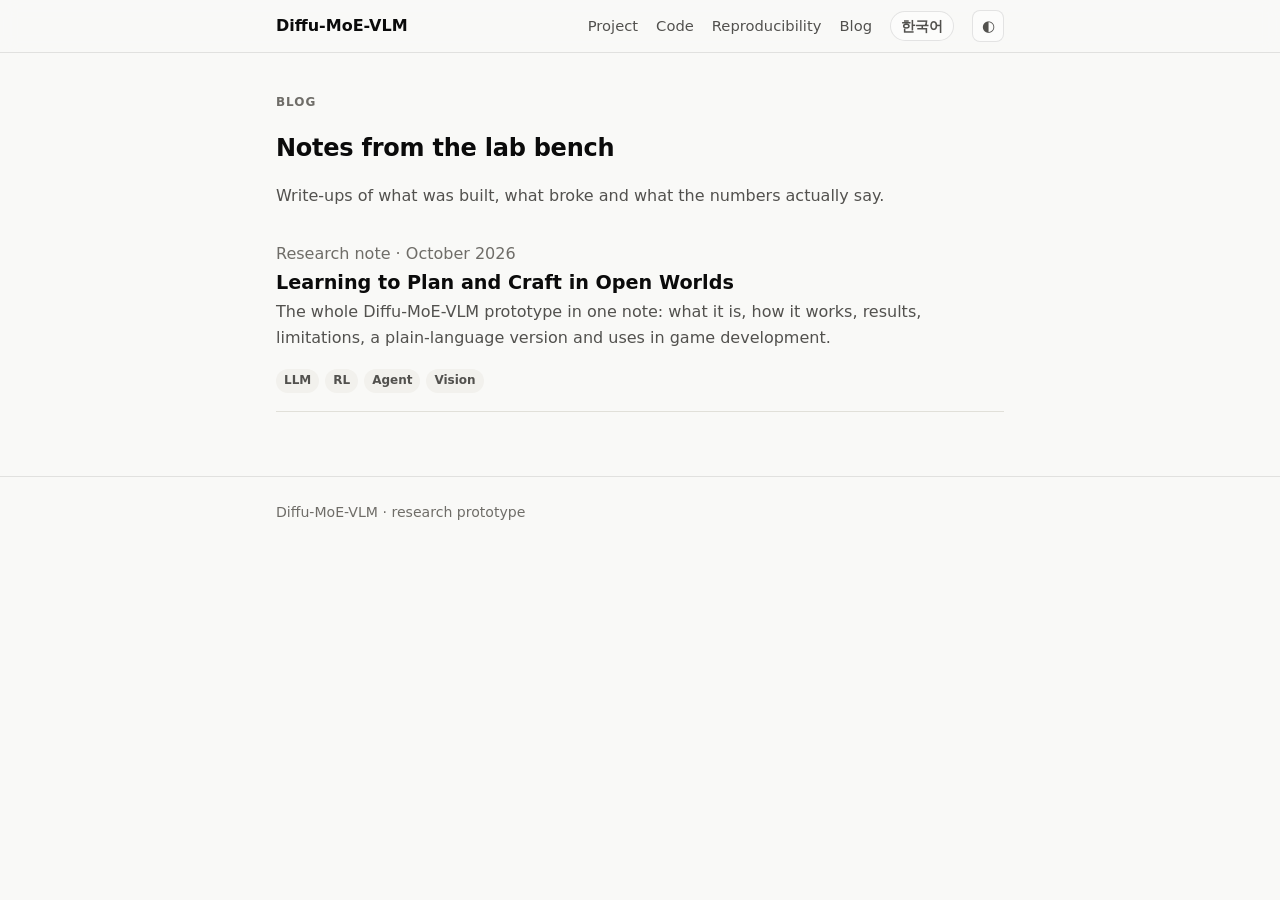
<file: docs/blog/index.html>
<!doctype html>
<html lang="en">
<head>
<meta charset="utf-8">
<meta name="viewport" content="width=device-width, initial-scale=1">
<title>Diffu-MoE-VLM Blog</title>
<meta name="description" content="Development notes for Diffu-MoE-VLM: planning, learned policies and reproducible Craftax training.">
<link rel="icon" href="data:,">
<link rel="alternate" hreflang="ko" href="../ko/blog/">
<link rel="stylesheet" href="../assets/site.css">
<script>try{var t=localStorage.getItem("theme");if(t)document.documentElement.setAttribute("data-theme",t);}catch(e){}</script>
</head>
<body>
<nav class="nav" aria-label="Main">
  <div class="wrap narrow">
    <a class="brand" href="../">Diffu-MoE-VLM</a>
    <a class="link optional" href="../#key-results">Project</a>
    <a class="link optional" href="../code.html">Code</a>
    <a class="link optional" href="../reproducibility.html">Reproducibility</a>
    <a class="link" href="./">Blog</a>
    <a class="lang-switch" href="../ko/blog/" hreflang="ko" lang="ko">한국어</a>
    <button class="theme-toggle" type="button" aria-label="Toggle dark mode">◐</button>
  </div>
</nav>
<main class="wrap narrow">
  <section>
    <div class="kicker">Blog</div>
    <h1>Notes from the lab bench</h1>
    <p class="ink-2">Write-ups of what was built, what broke and what the numbers actually say.</p>
    <ul class="post-list">
      <li>
        <div class="muted">Research note · October 2026</div>
        <a class="title" href="building-diffu-moe-vlm.html">Learning to Plan and Craft in Open Worlds</a>
        <p class="ink-2">The whole Diffu-MoE-VLM prototype in one note: what it is, how it works, results, limitations, a plain-language version and uses in game development.</p>
        <span class="tag">LLM</span><span class="tag">RL</span><span class="tag">Agent</span><span class="tag">Vision</span>
      </li>
    </ul>
  </section>
</main>
<footer><div class="wrap narrow">Diffu-MoE-VLM · research prototype</div></footer>
<script src="../assets/site.js"></script>
</body>
</html>
</file>
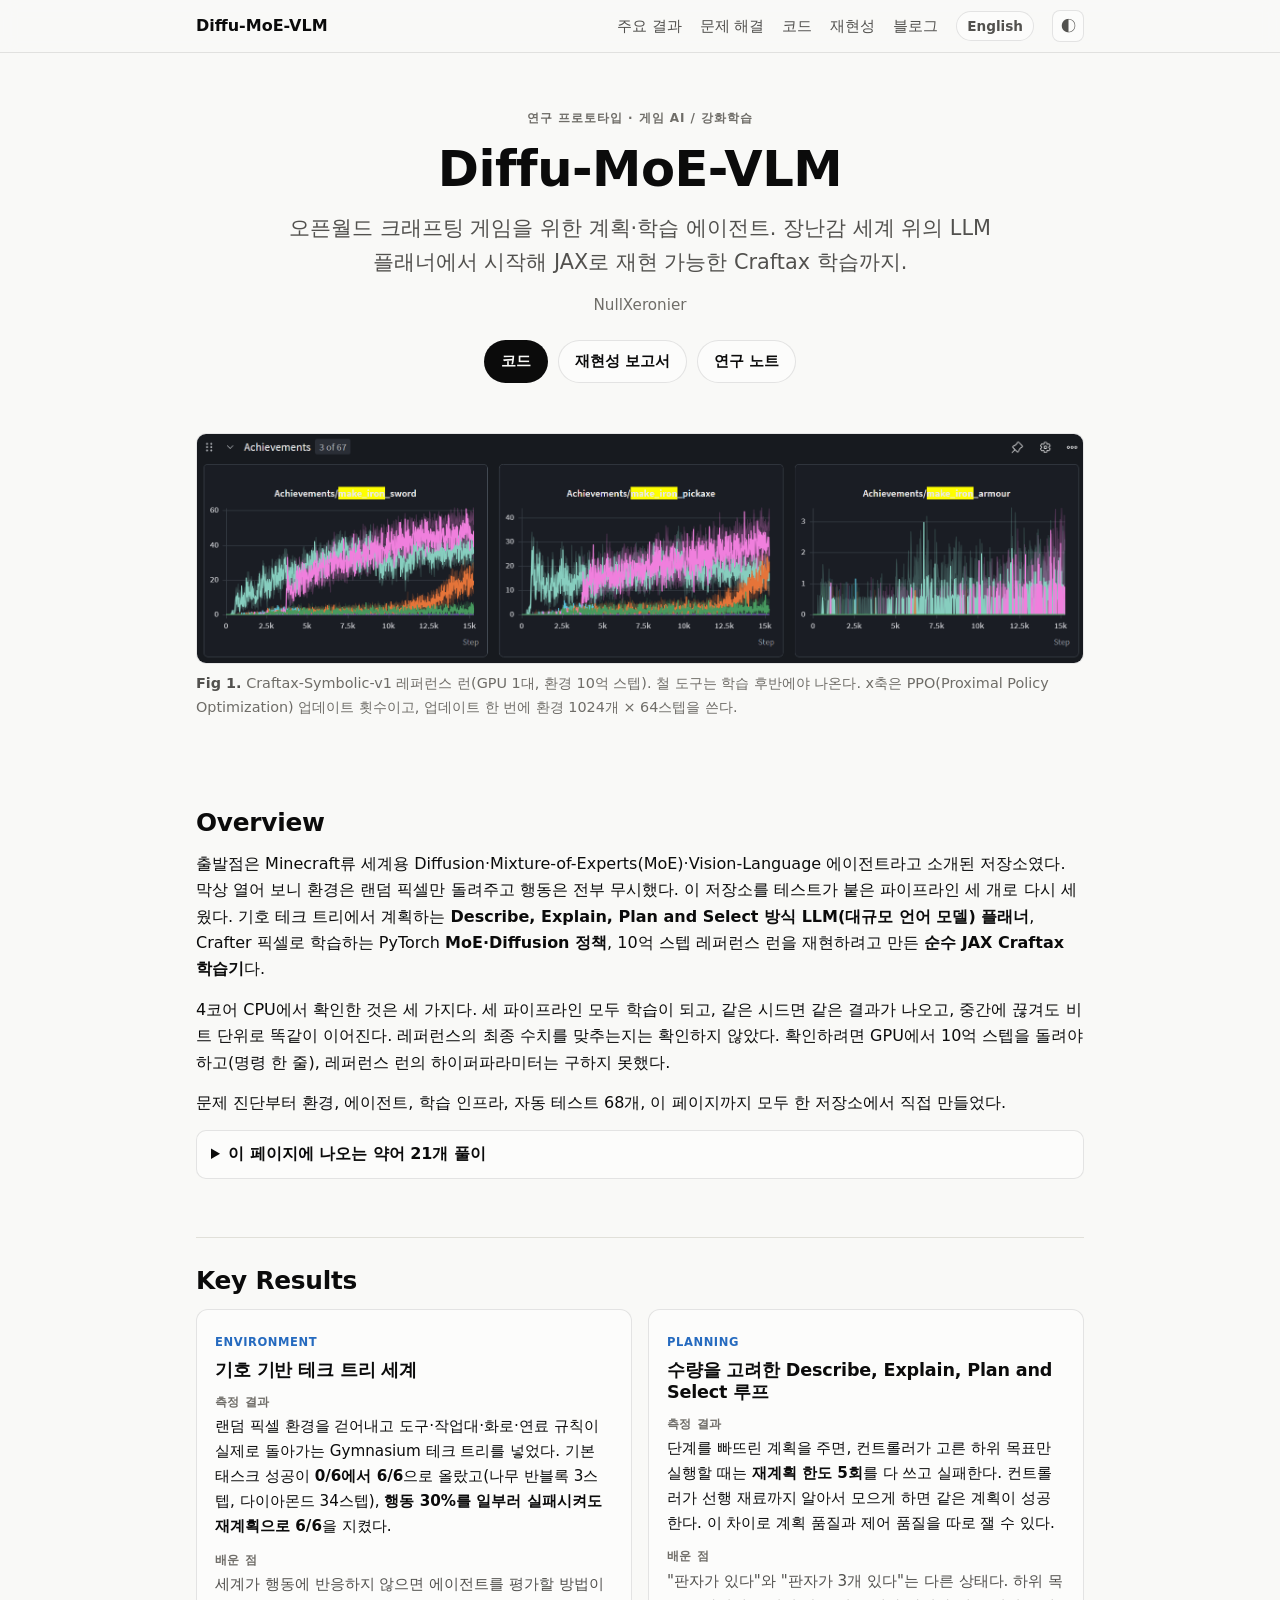
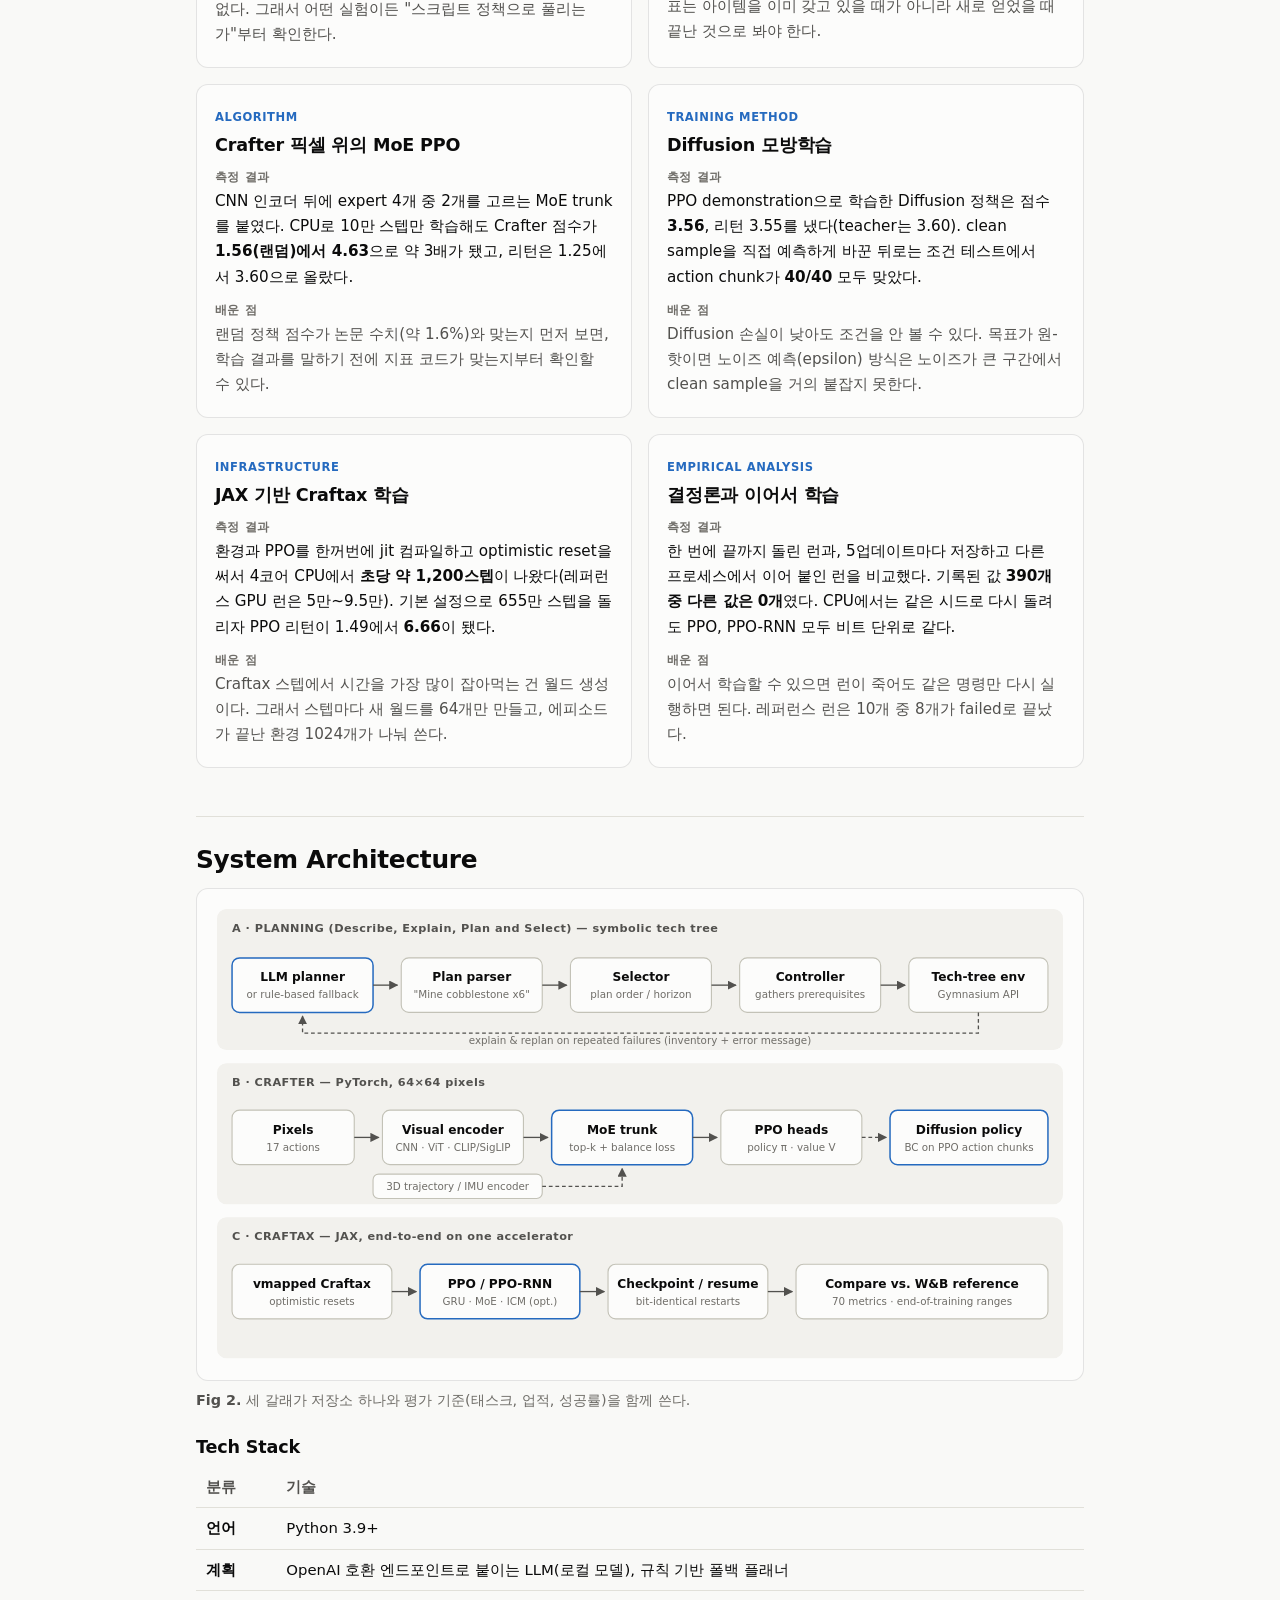
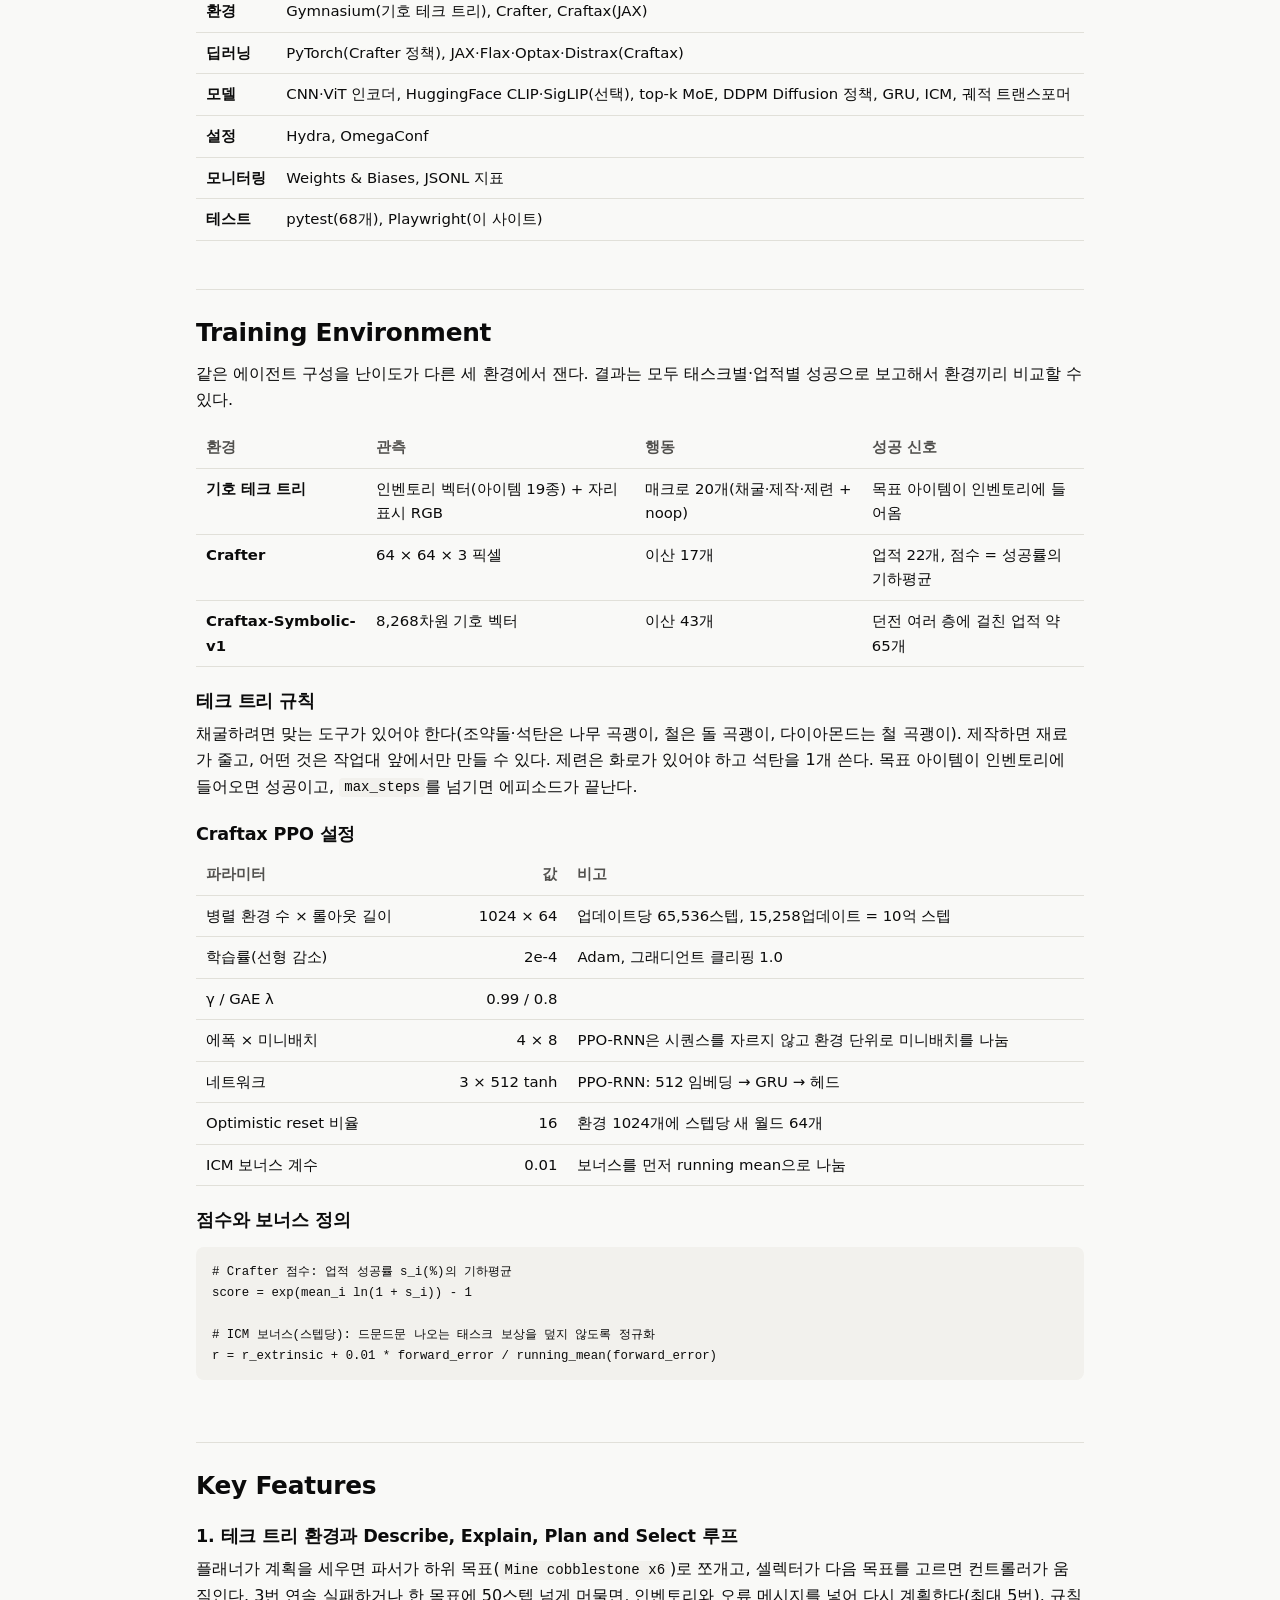
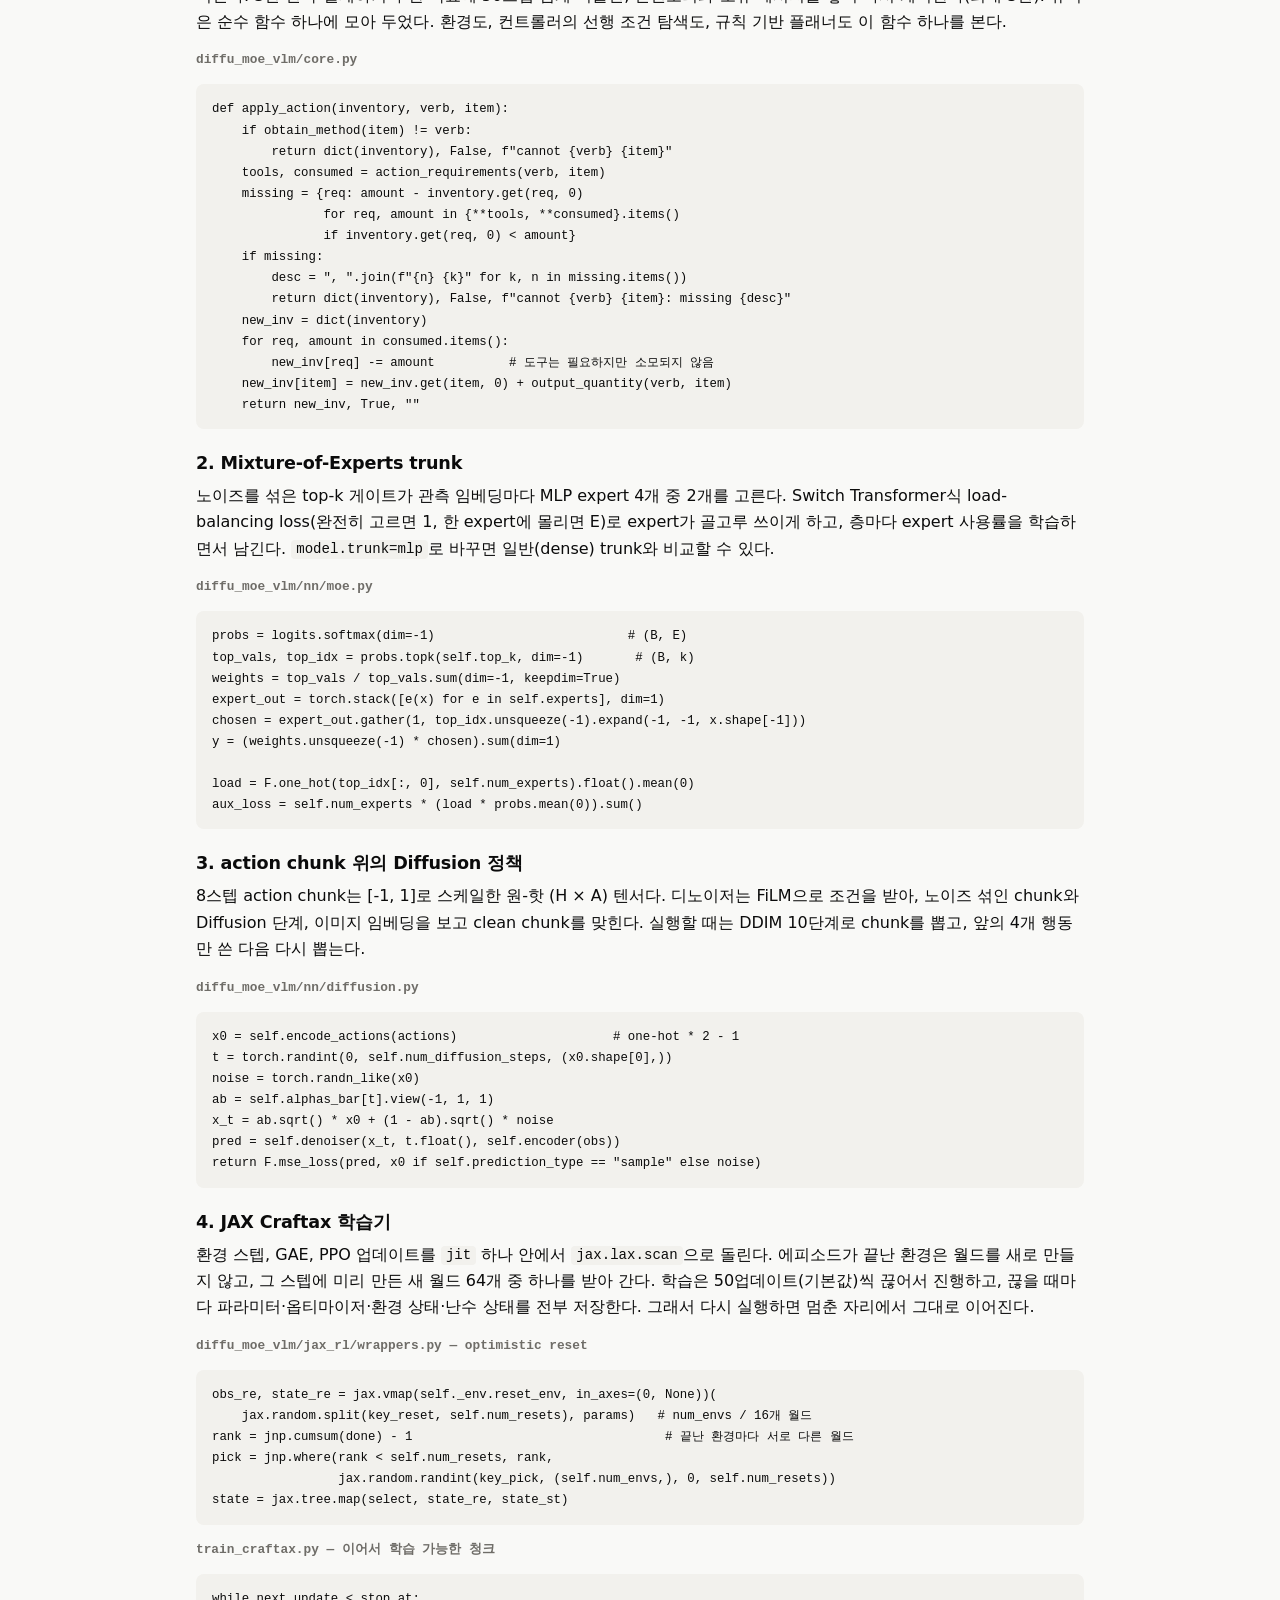
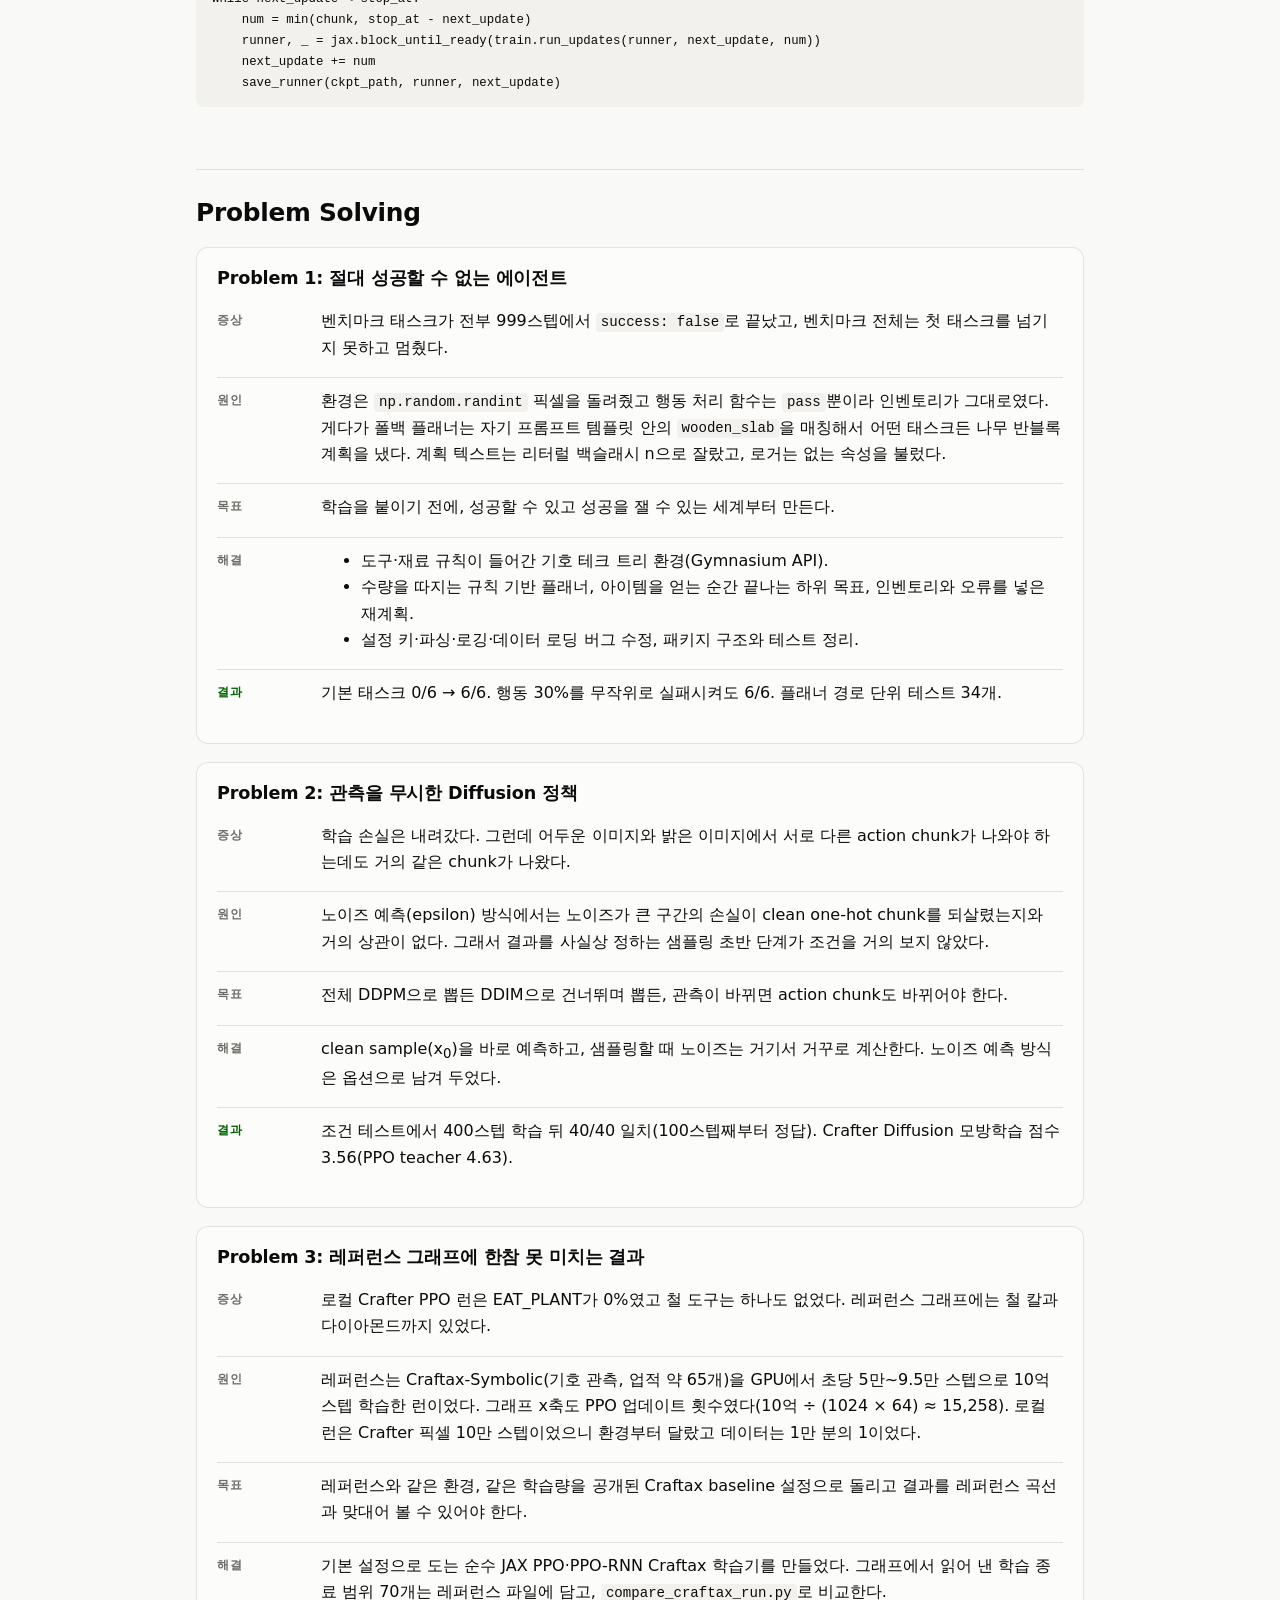
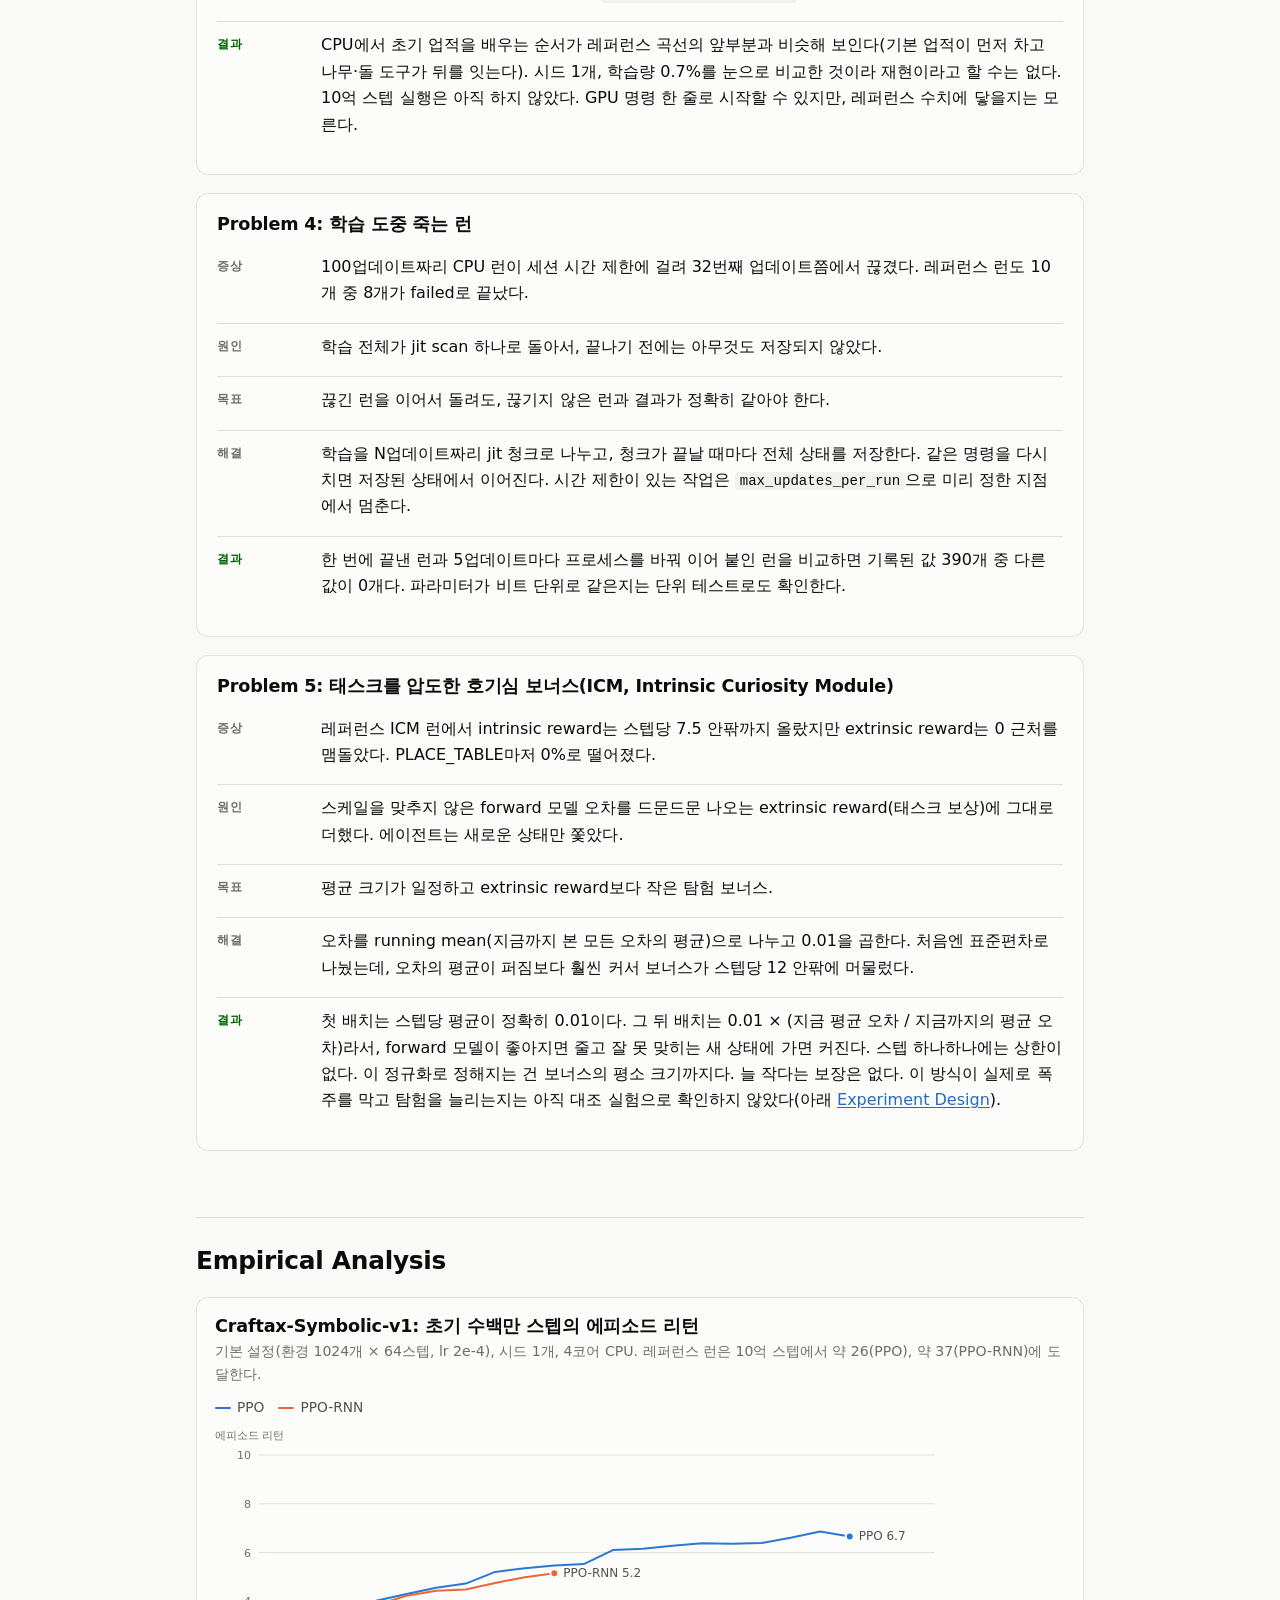
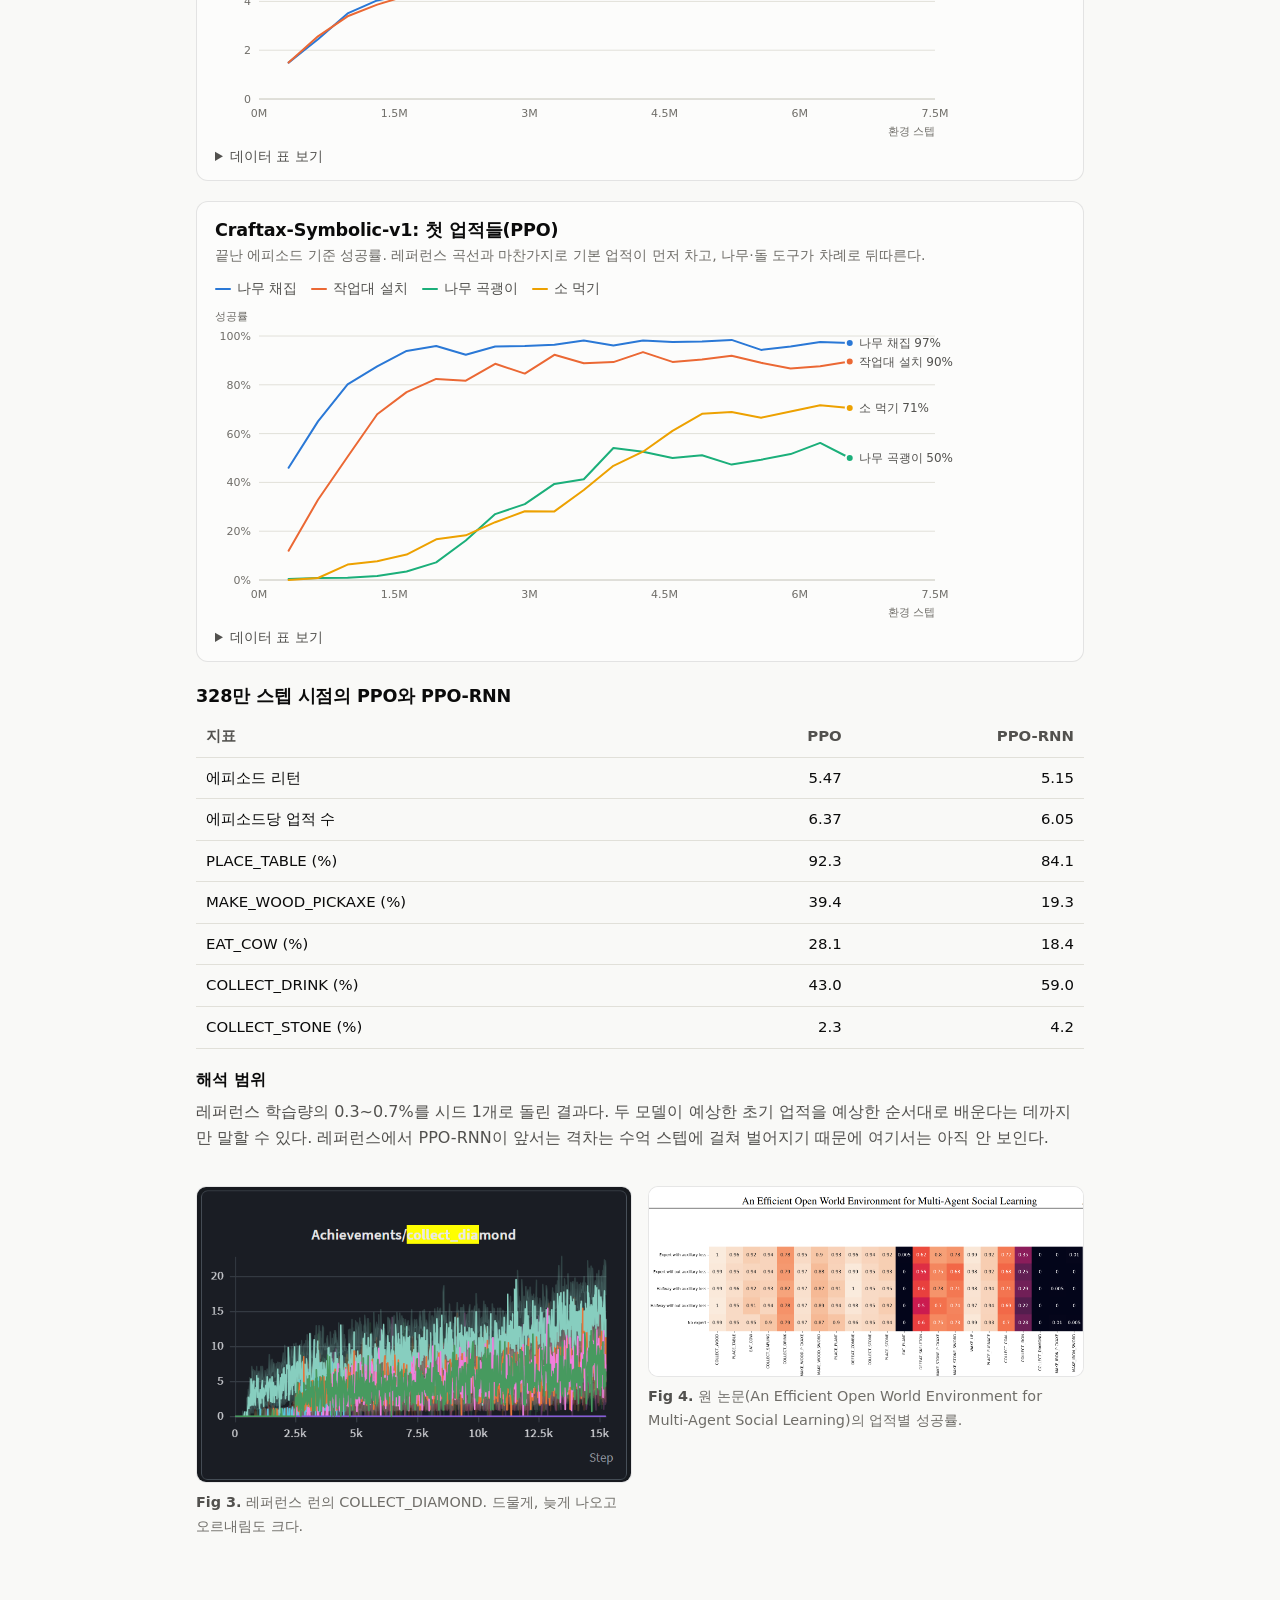
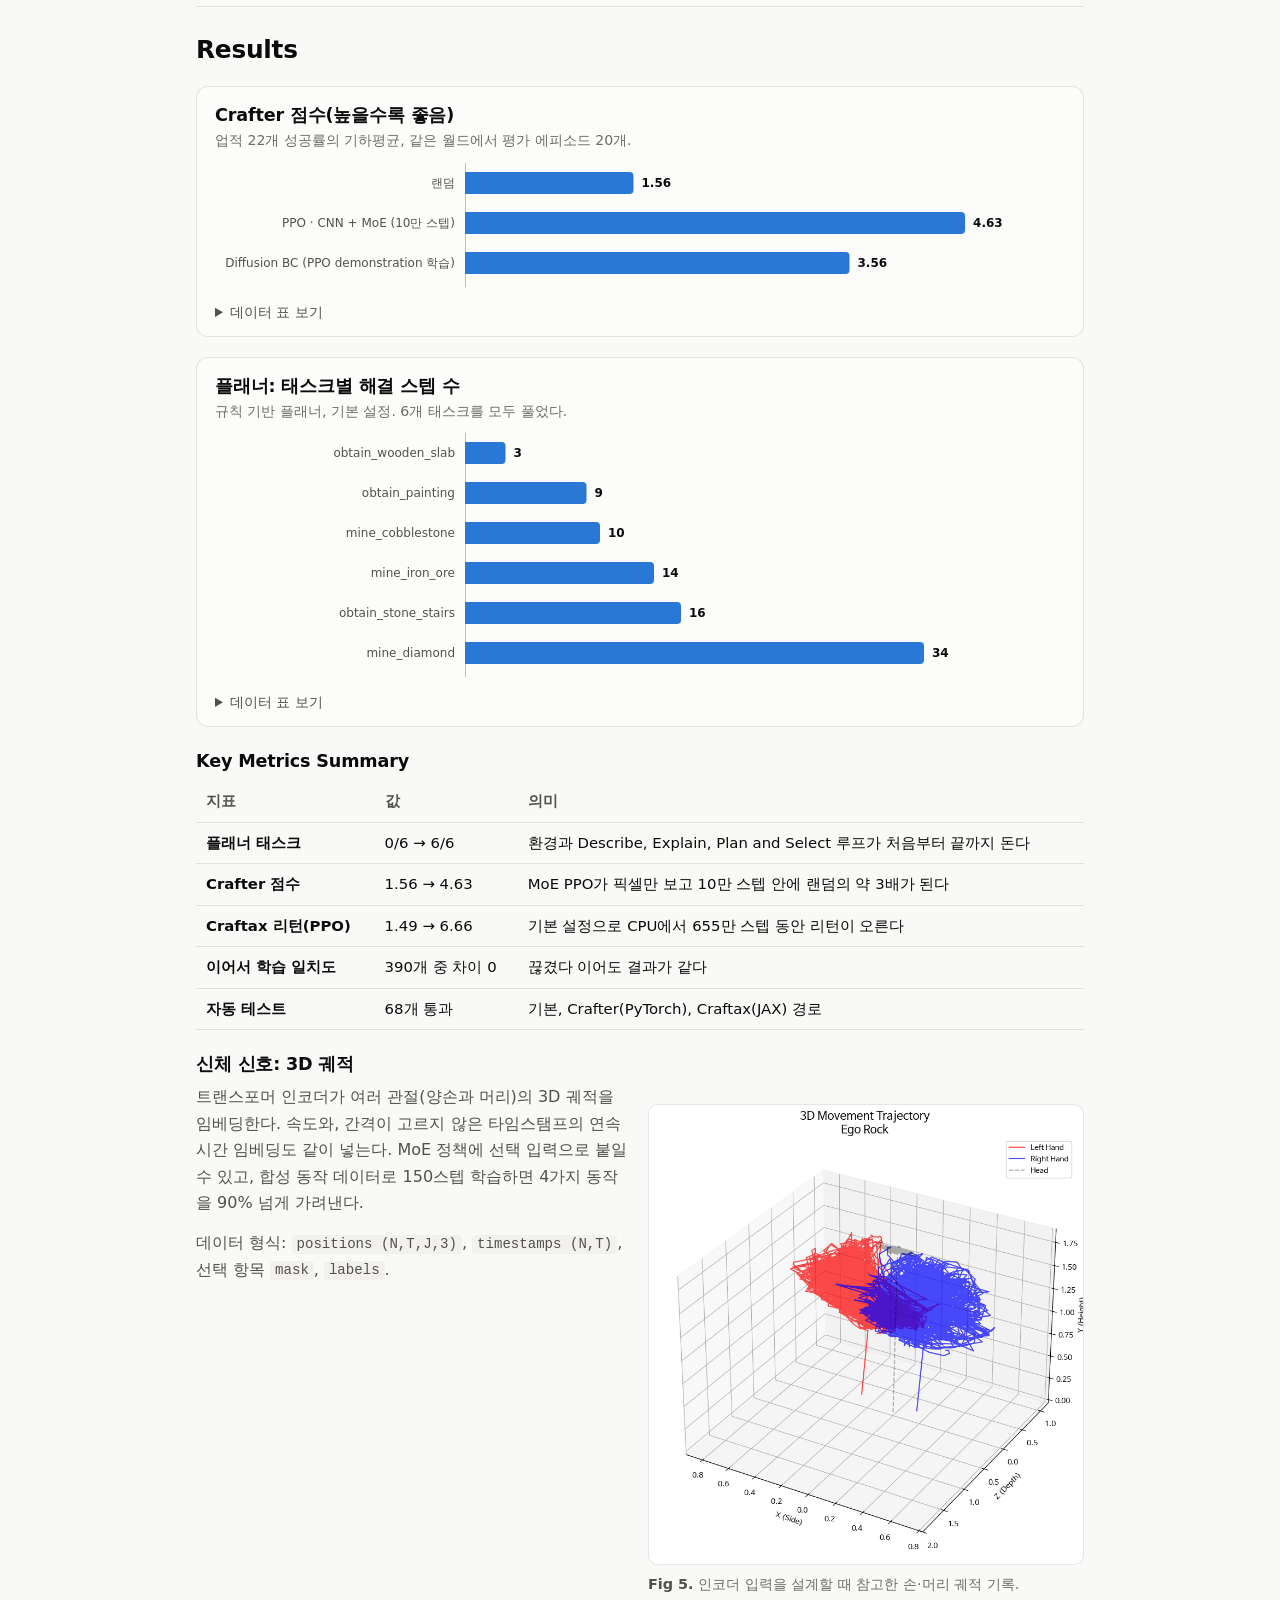
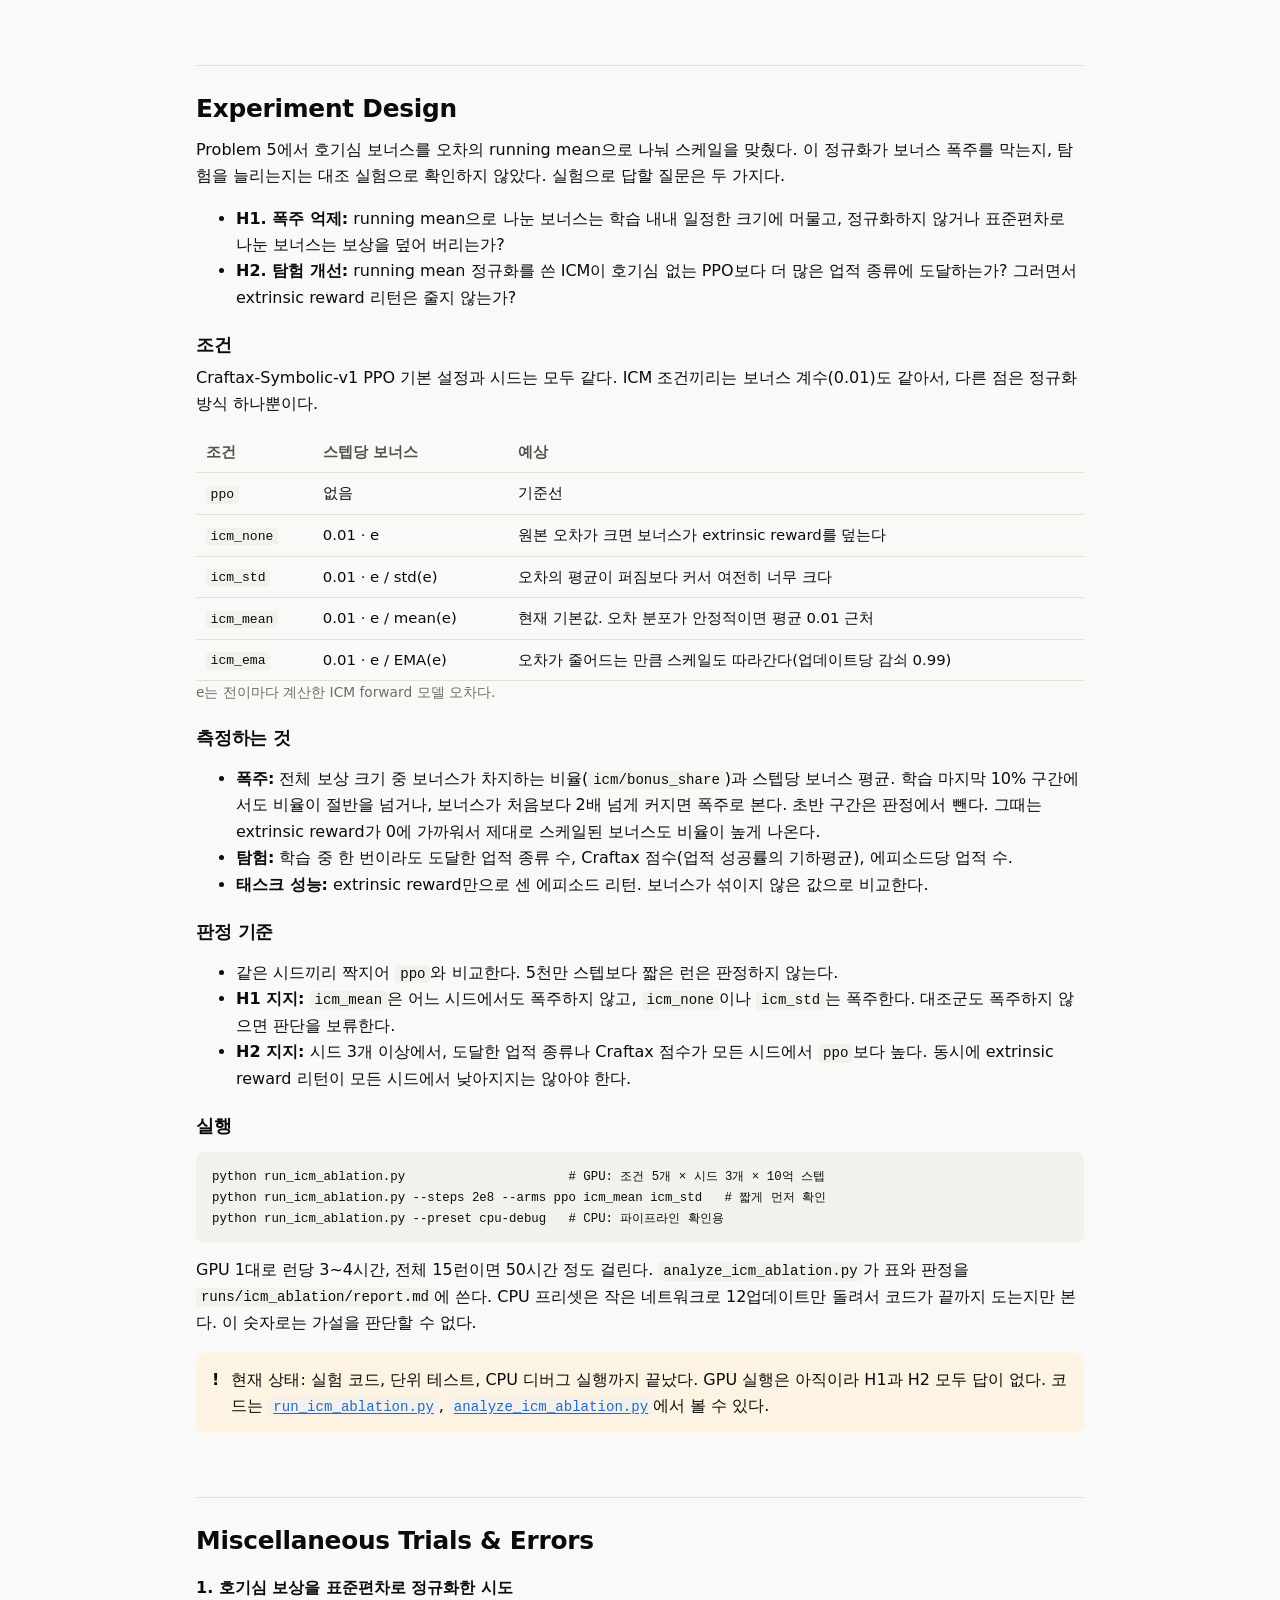
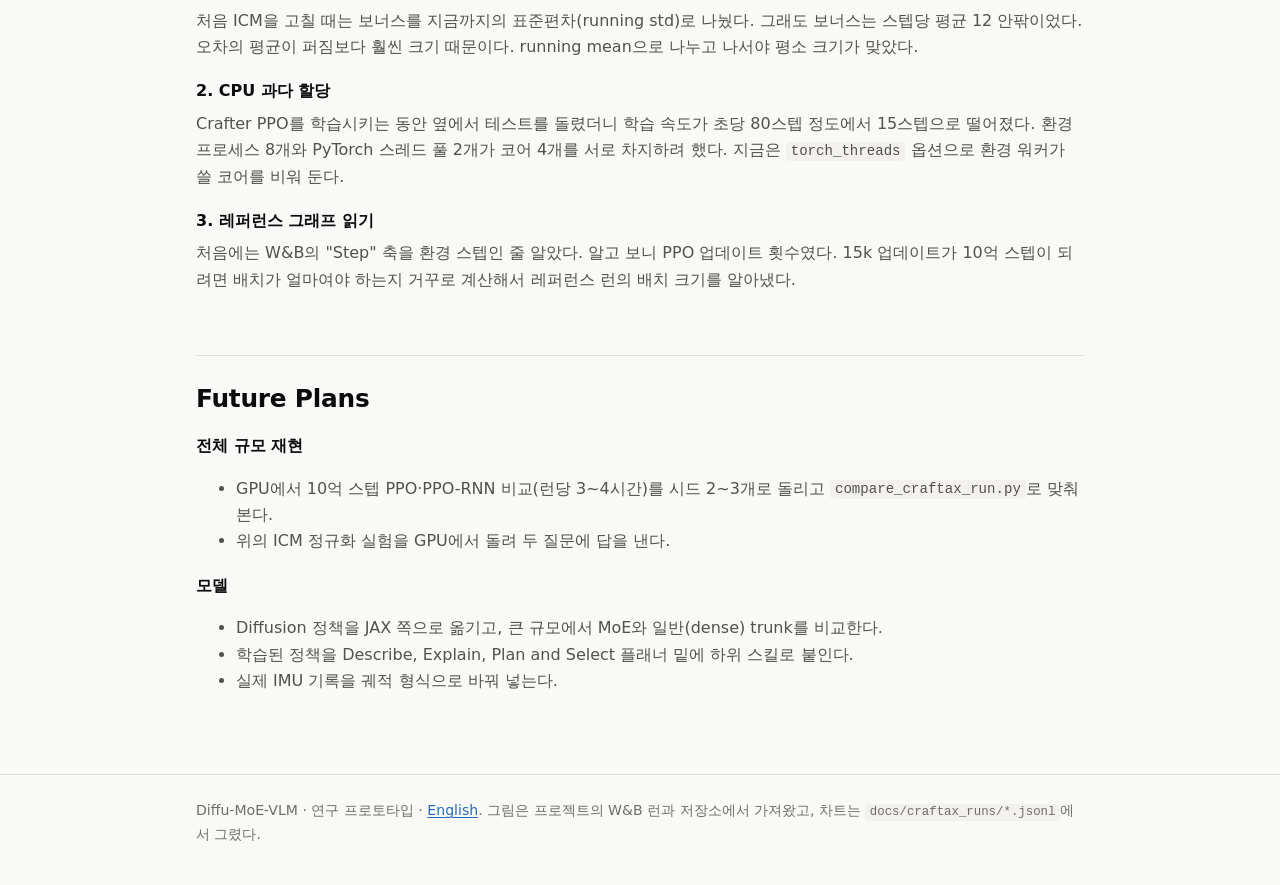
<file: docs/ko/index.html>
<!doctype html>
<html lang="ko">
<head>
<meta charset="utf-8">
<meta name="viewport" content="width=device-width, initial-scale=1">
<title>Diffu-MoE-VLM</title>
<meta name="description" content="오픈월드 크래프팅 게임을 위한 계획·학습 에이전트: Describe, Explain, Plan and Select 방식 LLM 플래너, Crafter 위의 MoE·Diffusion 정책, JAX 기반 재현 가능한 Craftax 학습 파이프라인.">
<link rel="icon" href="data:,">
<link rel="alternate" hreflang="en" href="../">
<link rel="stylesheet" href="../assets/site.css">
<script>try{var t=localStorage.getItem("theme");if(t)document.documentElement.setAttribute("data-theme",t);}catch(e){}</script>
</head>
<body>
<nav class="nav" aria-label="메인">
  <div class="wrap">
    <a class="brand" href="./">Diffu-MoE-VLM</a>
    <a class="link optional" href="#key-results">주요 결과</a>
    <a class="link optional" href="#problem-solving">문제 해결</a>
    <a class="link optional" href="code.html">코드</a>
    <a class="link optional" href="reproducibility.html">재현성</a>
    <a class="link" href="blog/">블로그</a>
    <a class="lang-switch" href="../" hreflang="en" lang="en">English</a>
    <button class="theme-toggle" type="button" aria-label="다크 모드 전환">◐</button>
  </div>
</nav>

<header class="hero">
  <div class="wrap">
    <div class="kicker">연구 프로토타입 · 게임 AI / 강화학습</div>
    <h1>Diffu-MoE-VLM</h1>
    <p class="subtitle">오픈월드 크래프팅 게임을 위한 계획·학습 에이전트. 장난감 세계 위의 LLM 플래너에서 시작해 JAX로 재현 가능한 Craftax 학습까지.</p>
    <p class="meta">NullXeronier</p>
    <div class="buttons">
      <a class="btn primary" href="code.html">코드</a>
      <a class="btn" href="reproducibility.html">재현성 보고서</a>
      <a class="btn" href="blog/building-diffu-moe-vlm.html">연구 노트</a>
    </div>
  </div>
</header>

<main class="wrap">
  <figure>
    <img src="../images/achievements_make_iron.png" alt="Craftax-Symbolic-v1에서 15k PPO 업데이트 동안의 make_iron_sword, make_iron_pickaxe, make_iron_armour 업적 달성률" width="906" height="234">
    <figcaption><span class="fig-num">Fig 1.</span> Craftax-Symbolic-v1 레퍼런스 런(GPU 1대, 환경 10억 스텝). 철 도구는 학습 후반에야 나온다. x축은 PPO(Proximal Policy Optimization) 업데이트 횟수이고, 업데이트 한 번에 환경 1024개 × 64스텝을 쓴다.</figcaption>
  </figure>

  <section id="overview">
    <h2>Overview</h2>
    <p>출발점은 Minecraft류 세계용 Diffusion·Mixture-of-Experts(MoE)·Vision-Language 에이전트라고 소개된 저장소였다. 막상 열어 보니 환경은 랜덤 픽셀만 돌려주고 행동은 전부 무시했다. 이 저장소를 테스트가 붙은 파이프라인 세 개로 다시 세웠다. 기호 테크 트리에서 계획하는 <b>Describe, Explain, Plan and Select 방식 LLM(대규모 언어 모델) 플래너</b>, Crafter 픽셀로 학습하는 PyTorch <b>MoE·Diffusion 정책</b>, 10억 스텝 레퍼런스 런을 재현하려고 만든 <b>순수 JAX Craftax 학습기</b>다.</p>
    <p>4코어 CPU에서 확인한 것은 세 가지다. 세 파이프라인 모두 학습이 되고, 같은 시드면 같은 결과가 나오고, 중간에 끊겨도 비트 단위로 똑같이 이어진다. 레퍼런스의 최종 수치를 맞추는지는 확인하지 않았다. 확인하려면 GPU에서 10억 스텝을 돌려야 하고(명령 한 줄), 레퍼런스 런의 하이퍼파라미터는 구하지 못했다.</p>
    <p>문제 진단부터 환경, 에이전트, 학습 인프라, 자동 테스트 68개, 이 페이지까지 모두 한 저장소에서 직접 만들었다.</p>

    <details class="toggle" id="abbreviations"><summary>이 페이지에 나오는 약어 21개 풀이</summary>
    <div class="table-wrap"><table class="glossary"><thead><tr><th>약어</th><th>풀이</th><th>뜻</th></tr></thead><tbody><tr><td>LLM</td><td>Large Language Model</td><td>글을 생성하는 대규모 언어 모델. 여기서는 계획을 쓴다.</td></tr><tr><td>VLM</td><td>Vision-Language Model</td><td>이미지와 글을 함께 다루는 모델. 프로젝트 이름에 들어 있는 원래 목표.</td></tr><tr><td>PPO</td><td>Proximal Policy Optimization</td><td>업데이트 폭을 잘라 새 정책이 옛 정책에서 멀어지지 않게 하는 강화학습 알고리즘.</td></tr><tr><td>PPO-RNN</td><td>PPO with a Recurrent Neural Network</td><td>정책에 GRU 기억을 넣은 PPO.</td></tr><tr><td>GAE</td><td>Generalized Advantage Estimation</td><td>여러 스텝의 TD 오차를 섞어 advantage를 추정하는 방법.</td></tr><tr><td>MoE</td><td>Mixture of Experts</td><td>expert 네트워크 여러 개 중 게이트가 입력마다 고른 몇 개의 출력만 섞는 구조.</td></tr><tr><td>ICM</td><td>Intrinsic Curiosity Module</td><td>다음 상태를 예측하고, 틀린 만큼 호기심 보너스를 주는 모듈.</td></tr><tr><td>DDPM</td><td>Denoising Diffusion Probabilistic Model</td><td>노이즈를 한 단계씩 걷어 내며 샘플을 만드는 diffusion 모델.</td></tr><tr><td>DDIM</td><td>Denoising Diffusion Implicit Model</td><td>DDPM을 훨씬 적은 단계로 샘플링하는 방법.</td></tr><tr><td>BC</td><td>Behavior Cloning</td><td>demonstration 데이터의 행동을 그대로 따라 하게 하는 모방학습.</td></tr><tr><td>EMA</td><td>Exponential Moving Average</td><td>최근 값에 무게를 더 주는 이동평균.</td></tr><tr><td>CNN</td><td>Convolutional Neural Network</td><td>합성곱으로 이미지를 읽는 신경망.</td></tr><tr><td>ViT</td><td>Vision Transformer</td><td>이미지를 패치로 잘라 트랜스포머로 읽는 모델.</td></tr><tr><td>CLIP</td><td>Contrastive Language-Image Pre-training</td><td>짝이 맞는 이미지와 글이 가까워지도록 사전학습한 인코더.</td></tr><tr><td>SigLIP</td><td>Sigmoid Loss for Language-Image Pre-training</td><td>CLIP의 손실을 sigmoid로 바꾼 변형.</td></tr><tr><td>MLP</td><td>Multi-Layer Perceptron</td><td>완전연결층을 쌓은 기본 신경망.</td></tr><tr><td>GRU</td><td>Gated Recurrent Unit</td><td>게이트로 무엇을 기억할지 정하는 순환 신경망 셀.</td></tr><tr><td>FiLM</td><td>Feature-wise Linear Modulation</td><td>조건 벡터로 특징마다 scale과 shift를 정해 주는 조건 주입 방식.</td></tr><tr><td>jit</td><td>just-in-time compilation</td><td>처음 호출할 때 함수를 컴파일해 두고 그 뒤로는 컴파일된 코드로 돌린다.</td></tr><tr><td>IMU</td><td>Inertial Measurement Unit</td><td>가속도와 각속도를 재는 센서.</td></tr><tr><td>W&amp;B</td><td>Weights &amp; Biases</td><td>학습 지표를 기록하고 그래프로 보여 주는 서비스.</td></tr></tbody></table></div>
    </details>
  </section>

  <section id="key-results">
    <h2>Key Results</h2>
    <div class="kr-grid">
      <div class="kr">
        <span class="chip">Environment</span>
        <h3>기호 기반 테크 트리 세계</h3>
        <div class="k">측정 결과</div>
        <p>랜덤 픽셀 환경을 걷어내고 도구·작업대·화로·연료 규칙이 실제로 돌아가는 Gymnasium 테크 트리를 넣었다. 기본 태스크 성공이 <b>0/6에서 6/6</b>으로 올랐고(나무 반블록 3스텝, 다이아몬드 34스텝), <b>행동 30%를 일부러 실패시켜도 재계획으로 6/6</b>을 지켰다.</p>
        <div class="k">배운 점</div>
        <p class="learned">세계가 행동에 반응하지 않으면 에이전트를 평가할 방법이 없다. 그래서 어떤 실험이든 "스크립트 정책으로 풀리는가"부터 확인한다.</p>
      </div>
      <div class="kr">
        <span class="chip">Planning</span>
        <h3>수량을 고려한 Describe, Explain, Plan and Select 루프</h3>
        <div class="k">측정 결과</div>
        <p>단계를 빠뜨린 계획을 주면, 컨트롤러가 고른 하위 목표만 실행할 때는 <b>재계획 한도 5회</b>를 다 쓰고 실패한다. 컨트롤러가 선행 재료까지 알아서 모으게 하면 같은 계획이 성공한다. 이 차이로 계획 품질과 제어 품질을 따로 잴 수 있다.</p>
        <div class="k">배운 점</div>
        <p class="learned">"판자가 있다"와 "판자가 3개 있다"는 다른 상태다. 하위 목표는 아이템을 이미 갖고 있을 때가 아니라 새로 얻었을 때 끝난 것으로 봐야 한다.</p>
      </div>
      <div class="kr">
        <span class="chip">Algorithm</span>
        <h3>Crafter 픽셀 위의 MoE PPO</h3>
        <div class="k">측정 결과</div>
        <p>CNN 인코더 뒤에 expert 4개 중 2개를 고르는 MoE trunk를 붙였다. CPU로 10만 스텝만 학습해도 Crafter 점수가 <b>1.56(랜덤)에서 4.63</b>으로 약 3배가 됐고, 리턴은 1.25에서 3.60으로 올랐다.</p>
        <div class="k">배운 점</div>
        <p class="learned">랜덤 정책 점수가 논문 수치(약 1.6%)와 맞는지 먼저 보면, 학습 결과를 말하기 전에 지표 코드가 맞는지부터 확인할 수 있다.</p>
      </div>
      <div class="kr">
        <span class="chip">Training method</span>
        <h3>Diffusion 모방학습</h3>
        <div class="k">측정 결과</div>
        <p>PPO demonstration으로 학습한 Diffusion 정책은 점수 <b>3.56</b>, 리턴 3.55를 냈다(teacher는 3.60). clean sample을 직접 예측하게 바꾼 뒤로는 조건 테스트에서 action chunk가 <b>40/40</b> 모두 맞았다.</p>
        <div class="k">배운 점</div>
        <p class="learned">Diffusion 손실이 낮아도 조건을 안 볼 수 있다. 목표가 원-핫이면 노이즈 예측(epsilon) 방식은 노이즈가 큰 구간에서 clean sample을 거의 붙잡지 못한다.</p>
      </div>
      <div class="kr">
        <span class="chip">Infrastructure</span>
        <h3>JAX 기반 Craftax 학습</h3>
        <div class="k">측정 결과</div>
        <p>환경과 PPO를 한꺼번에 jit 컴파일하고 optimistic reset을 써서 4코어 CPU에서 <b>초당 약 1,200스텝</b>이 나왔다(레퍼런스 GPU 런은 5만~9.5만). 기본 설정으로 655만 스텝을 돌리자 PPO 리턴이 1.49에서 <b>6.66</b>이 됐다.</p>
        <div class="k">배운 점</div>
        <p class="learned">Craftax 스텝에서 시간을 가장 많이 잡아먹는 건 월드 생성이다. 그래서 스텝마다 새 월드를 64개만 만들고, 에피소드가 끝난 환경 1024개가 나눠 쓴다.</p>
      </div>
      <div class="kr">
        <span class="chip">Empirical analysis</span>
        <h3>결정론과 이어서 학습</h3>
        <div class="k">측정 결과</div>
        <p>한 번에 끝까지 돌린 런과, 5업데이트마다 저장하고 다른 프로세스에서 이어 붙인 런을 비교했다. 기록된 값 <b>390개 중 다른 값은 0개</b>였다. CPU에서는 같은 시드로 다시 돌려도 PPO, PPO-RNN 모두 비트 단위로 같다.</p>
        <div class="k">배운 점</div>
        <p class="learned">이어서 학습할 수 있으면 런이 죽어도 같은 명령만 다시 실행하면 된다. 레퍼런스 런은 10개 중 8개가 failed로 끝났다.</p>
      </div>
    </div>
  </section>

  <section id="architecture">
    <h2>System Architecture</h2>
    <div class="card diagram" role="img" aria-label="세 갈래 구성: 기호 테크 트리 위의 Describe, Explain, Plan and Select 계획, Crafter 위의 PyTorch 정책, Craftax 위의 JAX 학습">
      <svg viewBox="0 0 900 480" xmlns="http://www.w3.org/2000/svg">
        <defs>
          <marker id="arr" viewBox="0 0 10 10" refX="9" refY="5" markerWidth="7" markerHeight="7" orient="auto-start-reverse">
            <path d="M0 0 L10 5 L0 10 z" class="head"/>
          </marker>
        </defs>
        <!-- Lane A: planning -->
        <rect class="lane" x="0" y="0" width="900" height="150" rx="10"/>
        <text class="lane-t" x="16" y="24">A · PLANNING (Describe, Explain, Plan and Select) — symbolic tech tree</text>
        <rect class="box accent" x="16" y="52" width="150" height="58" rx="8"/>
        <text class="t" x="91" y="77" text-anchor="middle">LLM planner</text>
        <text class="s" x="91" y="95" text-anchor="middle">or rule-based fallback</text>
        <rect class="box" x="196" y="52" width="150" height="58" rx="8"/>
        <text class="t" x="271" y="77" text-anchor="middle">Plan parser</text>
        <text class="s" x="271" y="95" text-anchor="middle">"Mine cobblestone x6"</text>
        <rect class="box" x="376" y="52" width="150" height="58" rx="8"/>
        <text class="t" x="451" y="77" text-anchor="middle">Selector</text>
        <text class="s" x="451" y="95" text-anchor="middle">plan order / horizon</text>
        <rect class="box" x="556" y="52" width="150" height="58" rx="8"/>
        <text class="t" x="631" y="77" text-anchor="middle">Controller</text>
        <text class="s" x="631" y="95" text-anchor="middle">gathers prerequisites</text>
        <rect class="box" x="736" y="52" width="148" height="58" rx="8"/>
        <text class="t" x="810" y="77" text-anchor="middle">Tech-tree env</text>
        <text class="s" x="810" y="95" text-anchor="middle">Gymnasium API</text>
        <path class="arrow" d="M166 81 H192" marker-end="url(#arr)"/>
        <path class="arrow" d="M346 81 H372" marker-end="url(#arr)"/>
        <path class="arrow" d="M526 81 H552" marker-end="url(#arr)"/>
        <path class="arrow" d="M706 81 H732" marker-end="url(#arr)"/>
        <path class="arrow dash" d="M810 110 V132 H91 V114" marker-end="url(#arr)"/>
        <text class="s" x="450" y="144" text-anchor="middle">explain &amp; replan on repeated failures (inventory + error message)</text>

        <!-- Lane B: Crafter -->
        <rect class="lane" x="0" y="164" width="900" height="150" rx="10"/>
        <text class="lane-t" x="16" y="188">B · CRAFTER — PyTorch, 64×64 pixels</text>
        <rect class="box" x="16" y="214" width="130" height="58" rx="8"/>
        <text class="t" x="81" y="239" text-anchor="middle">Pixels</text>
        <text class="s" x="81" y="257" text-anchor="middle">17 actions</text>
        <rect class="box" x="176" y="214" width="150" height="58" rx="8"/>
        <text class="t" x="251" y="239" text-anchor="middle">Visual encoder</text>
        <text class="s" x="251" y="257" text-anchor="middle">CNN · ViT · CLIP/SigLIP</text>
        <rect class="box accent" x="356" y="214" width="150" height="58" rx="8"/>
        <text class="t" x="431" y="239" text-anchor="middle">MoE trunk</text>
        <text class="s" x="431" y="257" text-anchor="middle">top-k + balance loss</text>
        <rect class="box" x="536" y="214" width="150" height="58" rx="8"/>
        <text class="t" x="611" y="239" text-anchor="middle">PPO heads</text>
        <text class="s" x="611" y="257" text-anchor="middle">policy π · value V</text>
        <rect class="box accent" x="716" y="214" width="168" height="58" rx="8"/>
        <text class="t" x="800" y="239" text-anchor="middle">Diffusion policy</text>
        <text class="s" x="800" y="257" text-anchor="middle">BC on PPO action chunks</text>
        <rect class="box" x="166" y="282" width="180" height="26" rx="6"/>
        <text class="s" x="256" y="299" text-anchor="middle">3D trajectory / IMU encoder</text>
        <path class="arrow" d="M146 243 H172" marker-end="url(#arr)"/>
        <path class="arrow" d="M326 243 H352" marker-end="url(#arr)"/>
        <path class="arrow dash" d="M346 295 H431 V276" marker-end="url(#arr)"/>
        <path class="arrow" d="M506 243 H532" marker-end="url(#arr)"/>
        <path class="arrow dash" d="M686 243 H712" marker-end="url(#arr)"/>

        <!-- Lane C: Craftax -->
        <rect class="lane" x="0" y="328" width="900" height="150" rx="10"/>
        <text class="lane-t" x="16" y="352">C · CRAFTAX — JAX, end-to-end on one accelerator</text>
        <rect class="box" x="16" y="378" width="170" height="58" rx="8"/>
        <text class="t" x="101" y="403" text-anchor="middle">vmapped Craftax</text>
        <text class="s" x="101" y="421" text-anchor="middle">optimistic resets</text>
        <rect class="box accent" x="216" y="378" width="170" height="58" rx="8"/>
        <text class="t" x="301" y="403" text-anchor="middle">PPO / PPO-RNN</text>
        <text class="s" x="301" y="421" text-anchor="middle">GRU · MoE · ICM (opt.)</text>
        <rect class="box" x="416" y="378" width="170" height="58" rx="8"/>
        <text class="t" x="501" y="403" text-anchor="middle">Checkpoint / resume</text>
        <text class="s" x="501" y="421" text-anchor="middle">bit-identical restarts</text>
        <rect class="box" x="616" y="378" width="268" height="58" rx="8"/>
        <text class="t" x="750" y="403" text-anchor="middle">Compare vs. W&amp;B reference</text>
        <text class="s" x="750" y="421" text-anchor="middle">70 metrics · end-of-training ranges</text>
        <path class="arrow" d="M186 407 H212" marker-end="url(#arr)"/>
        <path class="arrow" d="M386 407 H412" marker-end="url(#arr)"/>
        <path class="arrow" d="M586 407 H612" marker-end="url(#arr)"/>
      </svg>
    </div>
    <p class="muted" style="font-size:0.9rem;margin-top:8px"><span class="fig-num">Fig 2.</span> 세 갈래가 저장소 하나와 평가 기준(태스크, 업적, 성공률)을 함께 쓴다.</p>

    <h3>Tech Stack</h3>
    <div class="table-wrap">
      <table>
        <thead><tr><th>분류</th><th>기술</th></tr></thead>
        <tbody>
          <tr><td><b>언어</b></td><td>Python 3.9+</td></tr>
          <tr><td><b>계획</b></td><td>OpenAI 호환 엔드포인트로 붙이는 LLM(로컬 모델), 규칙 기반 폴백 플래너</td></tr>
          <tr><td><b>환경</b></td><td>Gymnasium(기호 테크 트리), Crafter, Craftax(JAX)</td></tr>
          <tr><td><b>딥러닝</b></td><td>PyTorch(Crafter 정책), JAX·Flax·Optax·Distrax(Craftax)</td></tr>
          <tr><td><b>모델</b></td><td>CNN·ViT 인코더, HuggingFace CLIP·SigLIP(선택), top-k MoE, DDPM Diffusion 정책, GRU, ICM, 궤적 트랜스포머</td></tr>
          <tr><td><b>설정</b></td><td>Hydra, OmegaConf</td></tr>
          <tr><td><b>모니터링</b></td><td>Weights &amp; Biases, JSONL 지표</td></tr>
          <tr><td><b>테스트</b></td><td>pytest(68개), Playwright(이 사이트)</td></tr>
        </tbody>
      </table>
    </div>
  </section>

  <section id="environment">
    <h2>Training Environment</h2>
    <p>같은 에이전트 구성을 난이도가 다른 세 환경에서 잰다. 결과는 모두 태스크별·업적별 성공으로 보고해서 환경끼리 비교할 수 있다.</p>
    <div class="table-wrap">
      <table>
        <thead><tr><th>환경</th><th>관측</th><th>행동</th><th>성공 신호</th></tr></thead>
        <tbody>
          <tr><td><b>기호 테크 트리</b></td><td>인벤토리 벡터(아이템 19종) + 자리표시 RGB</td><td>매크로 20개(채굴·제작·제련 + noop)</td><td>목표 아이템이 인벤토리에 들어옴</td></tr>
          <tr><td><b>Crafter</b></td><td>64 × 64 × 3 픽셀</td><td>이산 17개</td><td>업적 22개, 점수 = 성공률의 기하평균</td></tr>
          <tr><td><b>Craftax-Symbolic-v1</b></td><td>8,268차원 기호 벡터</td><td>이산 43개</td><td>던전 여러 층에 걸친 업적 약 65개</td></tr>
        </tbody>
      </table>
    </div>

    <h3>테크 트리 규칙</h3>
    <p>채굴하려면 맞는 도구가 있어야 한다(조약돌·석탄은 나무 곡괭이, 철은 돌 곡괭이, 다이아몬드는 철 곡괭이). 제작하면 재료가 줄고, 어떤 것은 작업대 앞에서만 만들 수 있다. 제련은 화로가 있어야 하고 석탄을 1개 쓴다. 목표 아이템이 인벤토리에 들어오면 성공이고, <code>max_steps</code>를 넘기면 에피소드가 끝난다.</p>

    <h3>Craftax PPO 설정</h3>
    <div class="table-wrap">
      <table>
        <thead><tr><th>파라미터</th><th class="num">값</th><th>비고</th></tr></thead>
        <tbody>
          <tr><td>병렬 환경 수 × 롤아웃 길이</td><td class="num">1024 × 64</td><td>업데이트당 65,536스텝, 15,258업데이트 = 10억 스텝</td></tr>
          <tr><td>학습률(선형 감소)</td><td class="num">2e-4</td><td>Adam, 그래디언트 클리핑 1.0</td></tr>
          <tr><td>γ / GAE λ</td><td class="num">0.99 / 0.8</td><td></td></tr>
          <tr><td>에폭 × 미니배치</td><td class="num">4 × 8</td><td>PPO-RNN은 시퀀스를 자르지 않고 환경 단위로 미니배치를 나눔</td></tr>
          <tr><td>네트워크</td><td class="num">3 × 512 tanh</td><td>PPO-RNN: 512 임베딩 → GRU → 헤드</td></tr>
          <tr><td>Optimistic reset 비율</td><td class="num">16</td><td>환경 1024개에 스텝당 새 월드 64개</td></tr>
          <tr><td>ICM 보너스 계수</td><td class="num">0.01</td><td>보너스를 먼저 running mean으로 나눔</td></tr>
        </tbody>
      </table>
    </div>

    <h3>점수와 보너스 정의</h3>
<pre><code># Crafter 점수: 업적 성공률 s_i(%)의 기하평균
score = exp(mean_i ln(1 + s_i)) - 1

# ICM 보너스(스텝당): 드문드문 나오는 태스크 보상을 덮지 않도록 정규화
r = r_extrinsic + 0.01 * forward_error / running_mean(forward_error)</code></pre>
  </section>

  <section id="key-features">
    <h2>Key Features</h2>

    <h3>1. 테크 트리 환경과 Describe, Explain, Plan and Select 루프</h3>
    <p>플래너가 계획을 세우면 파서가 하위 목표(<code>Mine cobblestone x6</code>)로 쪼개고, 셀렉터가 다음 목표를 고르면 컨트롤러가 움직인다. 3번 연속 실패하거나 한 목표에 50스텝 넘게 머물면, 인벤토리와 오류 메시지를 넣어 다시 계획한다(최대 5번). 규칙은 순수 함수 하나에 모아 두었다. 환경도, 컨트롤러의 선행 조건 탐색도, 규칙 기반 플래너도 이 함수 하나를 본다.</p>
    <div class="code-title">diffu_moe_vlm/core.py</div>
<pre><code>def apply_action(inventory, verb, item):
    if obtain_method(item) != verb:
        return dict(inventory), False, f"cannot {verb} {item}"
    tools, consumed = action_requirements(verb, item)
    missing = {req: amount - inventory.get(req, 0)
               for req, amount in {**tools, **consumed}.items()
               if inventory.get(req, 0) &lt; amount}
    if missing:
        desc = ", ".join(f"{n} {k}" for k, n in missing.items())
        return dict(inventory), False, f"cannot {verb} {item}: missing {desc}"
    new_inv = dict(inventory)
    for req, amount in consumed.items():
        new_inv[req] -= amount          # 도구는 필요하지만 소모되지 않음
    new_inv[item] = new_inv.get(item, 0) + output_quantity(verb, item)
    return new_inv, True, ""</code></pre>

    <h3>2. Mixture-of-Experts trunk</h3>
    <p>노이즈를 섞은 top-k 게이트가 관측 임베딩마다 MLP expert 4개 중 2개를 고른다. Switch Transformer식 load-balancing loss(완전히 고르면 1, 한 expert에 몰리면 E)로 expert가 골고루 쓰이게 하고, 층마다 expert 사용률을 학습하면서 남긴다. <code>model.trunk=mlp</code>로 바꾸면 일반(dense) trunk와 비교할 수 있다.</p>
    <div class="code-title">diffu_moe_vlm/nn/moe.py</div>
<pre><code>probs = logits.softmax(dim=-1)                          # (B, E)
top_vals, top_idx = probs.topk(self.top_k, dim=-1)       # (B, k)
weights = top_vals / top_vals.sum(dim=-1, keepdim=True)
expert_out = torch.stack([e(x) for e in self.experts], dim=1)
chosen = expert_out.gather(1, top_idx.unsqueeze(-1).expand(-1, -1, x.shape[-1]))
y = (weights.unsqueeze(-1) * chosen).sum(dim=1)

load = F.one_hot(top_idx[:, 0], self.num_experts).float().mean(0)
aux_loss = self.num_experts * (load * probs.mean(0)).sum()</code></pre>

    <h3>3. action chunk 위의 Diffusion 정책</h3>
    <p>8스텝 action chunk는 [-1, 1]로 스케일한 원-핫 (H × A) 텐서다. 디노이저는 FiLM으로 조건을 받아, 노이즈 섞인 chunk와 Diffusion 단계, 이미지 임베딩을 보고 clean chunk를 맞힌다. 실행할 때는 DDIM 10단계로 chunk를 뽑고, 앞의 4개 행동만 쓴 다음 다시 뽑는다.</p>
    <div class="code-title">diffu_moe_vlm/nn/diffusion.py</div>
<pre><code>x0 = self.encode_actions(actions)                     # one-hot * 2 - 1
t = torch.randint(0, self.num_diffusion_steps, (x0.shape[0],))
noise = torch.randn_like(x0)
ab = self.alphas_bar[t].view(-1, 1, 1)
x_t = ab.sqrt() * x0 + (1 - ab).sqrt() * noise
pred = self.denoiser(x_t, t.float(), self.encoder(obs))
return F.mse_loss(pred, x0 if self.prediction_type == "sample" else noise)</code></pre>

    <h3>4. JAX Craftax 학습기</h3>
    <p>환경 스텝, GAE, PPO 업데이트를 <code>jit</code> 하나 안에서 <code>jax.lax.scan</code>으로 돌린다. 에피소드가 끝난 환경은 월드를 새로 만들지 않고, 그 스텝에 미리 만든 새 월드 64개 중 하나를 받아 간다. 학습은 50업데이트(기본값)씩 끊어서 진행하고, 끊을 때마다 파라미터·옵티마이저·환경 상태·난수 상태를 전부 저장한다. 그래서 다시 실행하면 멈춘 자리에서 그대로 이어진다.</p>
    <div class="code-title">diffu_moe_vlm/jax_rl/wrappers.py — optimistic reset</div>
<pre><code>obs_re, state_re = jax.vmap(self._env.reset_env, in_axes=(0, None))(
    jax.random.split(key_reset, self.num_resets), params)   # num_envs / 16개 월드
rank = jnp.cumsum(done) - 1                                  # 끝난 환경마다 서로 다른 월드
pick = jnp.where(rank &lt; self.num_resets, rank,
                 jax.random.randint(key_pick, (self.num_envs,), 0, self.num_resets))
state = jax.tree.map(select, state_re, state_st)</code></pre>
    <div class="code-title">train_craftax.py — 이어서 학습 가능한 청크</div>
<pre><code>while next_update &lt; stop_at:
    num = min(chunk, stop_at - next_update)
    runner, _ = jax.block_until_ready(train.run_updates(runner, next_update, num))
    next_update += num
    save_runner(ckpt_path, runner, next_update)</code></pre>
  </section>

  <section id="problem-solving">
    <h2>Problem Solving</h2>

    <div class="problem">
      <h3>Problem 1: 절대 성공할 수 없는 에이전트</h3>
      <div class="step"><div class="lbl">증상</div><div><p>벤치마크 태스크가 전부 999스텝에서 <code>success: false</code>로 끝났고, 벤치마크 전체는 첫 태스크를 넘기지 못하고 멈췄다.</p></div></div>
      <div class="step"><div class="lbl">원인</div><div><p>환경은 <code>np.random.randint</code> 픽셀을 돌려줬고 행동 처리 함수는 <code>pass</code>뿐이라 인벤토리가 그대로였다. 게다가 폴백 플래너는 자기 프롬프트 템플릿 안의 <code>wooden_slab</code>을 매칭해서 어떤 태스크든 나무 반블록 계획을 냈다. 계획 텍스트는 리터럴 백슬래시 n으로 잘랐고, 로거는 없는 속성을 불렀다.</p></div></div>
      <div class="step"><div class="lbl">목표</div><div><p>학습을 붙이기 전에, 성공할 수 있고 성공을 잴 수 있는 세계부터 만든다.</p></div></div>
      <div class="step"><div class="lbl">해결</div><div><ul><li>도구·재료 규칙이 들어간 기호 테크 트리 환경(Gymnasium API).</li><li>수량을 따지는 규칙 기반 플래너, 아이템을 얻는 순간 끝나는 하위 목표, 인벤토리와 오류를 넣은 재계획.</li><li>설정 키·파싱·로깅·데이터 로딩 버그 수정, 패키지 구조와 테스트 정리.</li></ul></div></div>
      <div class="step result"><div class="lbl">결과</div><div><p>기본 태스크 0/6 → 6/6. 행동 30%를 무작위로 실패시켜도 6/6. 플래너 경로 단위 테스트 34개.</p></div></div>
    </div>

    <div class="problem">
      <h3>Problem 2: 관측을 무시한 Diffusion 정책</h3>
      <div class="step"><div class="lbl">증상</div><div><p>학습 손실은 내려갔다. 그런데 어두운 이미지와 밝은 이미지에서 서로 다른 action chunk가 나와야 하는데도 거의 같은 chunk가 나왔다.</p></div></div>
      <div class="step"><div class="lbl">원인</div><div><p>노이즈 예측(epsilon) 방식에서는 노이즈가 큰 구간의 손실이 clean one-hot chunk를 되살렸는지와 거의 상관이 없다. 그래서 결과를 사실상 정하는 샘플링 초반 단계가 조건을 거의 보지 않았다.</p></div></div>
      <div class="step"><div class="lbl">목표</div><div><p>전체 DDPM으로 뽑든 DDIM으로 건너뛰며 뽑든, 관측이 바뀌면 action chunk도 바뀌어야 한다.</p></div></div>
      <div class="step"><div class="lbl">해결</div><div><p>clean sample(x<sub>0</sub>)을 바로 예측하고, 샘플링할 때 노이즈는 거기서 거꾸로 계산한다. 노이즈 예측 방식은 옵션으로 남겨 두었다.</p></div></div>
      <div class="step result"><div class="lbl">결과</div><div><p>조건 테스트에서 400스텝 학습 뒤 40/40 일치(100스텝째부터 정답). Crafter Diffusion 모방학습 점수 3.56(PPO teacher 4.63).</p></div></div>
    </div>

    <div class="problem">
      <h3>Problem 3: 레퍼런스 그래프에 한참 못 미치는 결과</h3>
      <div class="step"><div class="lbl">증상</div><div><p>로컬 Crafter PPO 런은 EAT_PLANT가 0%였고 철 도구는 하나도 없었다. 레퍼런스 그래프에는 철 칼과 다이아몬드까지 있었다.</p></div></div>
      <div class="step"><div class="lbl">원인</div><div><p>레퍼런스는 Craftax-Symbolic(기호 관측, 업적 약 65개)을 GPU에서 초당 5만~9.5만 스텝으로 10억 스텝 학습한 런이었다. 그래프 x축도 PPO 업데이트 횟수였다(10억 ÷ (1024 × 64) ≈ 15,258). 로컬 런은 Crafter 픽셀 10만 스텝이었으니 환경부터 달랐고 데이터는 1만 분의 1이었다.</p></div></div>
      <div class="step"><div class="lbl">목표</div><div><p>레퍼런스와 같은 환경, 같은 학습량을 공개된 Craftax baseline 설정으로 돌리고 결과를 레퍼런스 곡선과 맞대어 볼 수 있어야 한다.</p></div></div>
      <div class="step"><div class="lbl">해결</div><div><p>기본 설정으로 도는 순수 JAX PPO·PPO-RNN Craftax 학습기를 만들었다. 그래프에서 읽어 낸 학습 종료 범위 70개는 레퍼런스 파일에 담고, <code>compare_craftax_run.py</code>로 비교한다.</p></div></div>
      <div class="step result"><div class="lbl">결과</div><div><p>CPU에서 초기 업적을 배우는 순서가 레퍼런스 곡선의 앞부분과 비슷해 보인다(기본 업적이 먼저 차고 나무·돌 도구가 뒤를 잇는다). 시드 1개, 학습량 0.7%를 눈으로 비교한 것이라 재현이라고 할 수는 없다. 10억 스텝 실행은 아직 하지 않았다. GPU 명령 한 줄로 시작할 수 있지만, 레퍼런스 수치에 닿을지는 모른다.</p></div></div>
    </div>

    <div class="problem">
      <h3>Problem 4: 학습 도중 죽는 런</h3>
      <div class="step"><div class="lbl">증상</div><div><p>100업데이트짜리 CPU 런이 세션 시간 제한에 걸려 32번째 업데이트쯤에서 끊겼다. 레퍼런스 런도 10개 중 8개가 failed로 끝났다.</p></div></div>
      <div class="step"><div class="lbl">원인</div><div><p>학습 전체가 jit scan 하나로 돌아서, 끝나기 전에는 아무것도 저장되지 않았다.</p></div></div>
      <div class="step"><div class="lbl">목표</div><div><p>끊긴 런을 이어서 돌려도, 끊기지 않은 런과 결과가 정확히 같아야 한다.</p></div></div>
      <div class="step"><div class="lbl">해결</div><div><p>학습을 N업데이트짜리 jit 청크로 나누고, 청크가 끝날 때마다 전체 상태를 저장한다. 같은 명령을 다시 치면 저장된 상태에서 이어진다. 시간 제한이 있는 작업은 <code>max_updates_per_run</code>으로 미리 정한 지점에서 멈춘다.</p></div></div>
      <div class="step result"><div class="lbl">결과</div><div><p>한 번에 끝낸 런과 5업데이트마다 프로세스를 바꿔 이어 붙인 런을 비교하면 기록된 값 390개 중 다른 값이 0개다. 파라미터가 비트 단위로 같은지는 단위 테스트로도 확인한다.</p></div></div>
    </div>

    <div class="problem">
      <h3>Problem 5: 태스크를 압도한 호기심 보너스(ICM, Intrinsic Curiosity Module)</h3>
      <div class="step"><div class="lbl">증상</div><div><p>레퍼런스 ICM 런에서 intrinsic reward는 스텝당 7.5 안팎까지 올랐지만 extrinsic reward는 0 근처를 맴돌았다. PLACE_TABLE마저 0%로 떨어졌다.</p></div></div>
      <div class="step"><div class="lbl">원인</div><div><p>스케일을 맞추지 않은 forward 모델 오차를 드문드문 나오는 extrinsic reward(태스크 보상)에 그대로 더했다. 에이전트는 새로운 상태만 쫓았다.</p></div></div>
      <div class="step"><div class="lbl">목표</div><div><p>평균 크기가 일정하고 extrinsic reward보다 작은 탐험 보너스.</p></div></div>
      <div class="step"><div class="lbl">해결</div><div><p>오차를 running mean(지금까지 본 모든 오차의 평균)으로 나누고 0.01을 곱한다. 처음엔 표준편차로 나눴는데, 오차의 평균이 퍼짐보다 훨씬 커서 보너스가 스텝당 12 안팎에 머물렀다.</p></div></div>
      <div class="step result"><div class="lbl">결과</div><div><p>첫 배치는 스텝당 평균이 정확히 0.01이다. 그 뒤 배치는 0.01 × (지금 평균 오차 / 지금까지의 평균 오차)라서, forward 모델이 좋아지면 줄고 잘 못 맞히는 새 상태에 가면 커진다. 스텝 하나하나에는 상한이 없다. 이 정규화로 정해지는 건 보너스의 평소 크기까지다. 늘 작다는 보장은 없다. 이 방식이 실제로 폭주를 막고 탐험을 늘리는지는 아직 대조 실험으로 확인하지 않았다(아래 <a href="#experiment">Experiment Design</a>).</p></div></div>
    </div>
  </section>

  <section id="analysis">
    <h2>Empirical Analysis</h2>
    <div class="chart-card">
      <h3>Craftax-Symbolic-v1: 초기 수백만 스텝의 에피소드 리턴</h3>
      <p class="sub">기본 설정(환경 1024개 × 64스텝, lr 2e-4), 시드 1개, 4코어 CPU. 레퍼런스 런은 10억 스텝에서 약 26(PPO), 약 37(PPO-RNN)에 도달한다.</p>
      <div class="chart" id="chart-return"></div>
    </div>
    <div class="chart-card">
      <h3>Craftax-Symbolic-v1: 첫 업적들(PPO)</h3>
      <p class="sub">끝난 에피소드 기준 성공률. 레퍼런스 곡선과 마찬가지로 기본 업적이 먼저 차고, 나무·돌 도구가 차례로 뒤따른다.</p>
      <div class="chart" id="chart-ach"></div>
    </div>

    <h3>328만 스텝 시점의 PPO와 PPO-RNN</h3>
    <div class="table-wrap">
      <table>
        <thead><tr><th>지표</th><th class="num">PPO</th><th class="num">PPO-RNN</th></tr></thead>
        <tbody>
          <tr><td>에피소드 리턴</td><td class="num">5.47</td><td class="num">5.15</td></tr>
          <tr><td>에피소드당 업적 수</td><td class="num">6.37</td><td class="num">6.05</td></tr>
          <tr><td>PLACE_TABLE (%)</td><td class="num">92.3</td><td class="num">84.1</td></tr>
          <tr><td>MAKE_WOOD_PICKAXE (%)</td><td class="num">39.4</td><td class="num">19.3</td></tr>
          <tr><td>EAT_COW (%)</td><td class="num">28.1</td><td class="num">18.4</td></tr>
          <tr><td>COLLECT_DRINK (%)</td><td class="num">43.0</td><td class="num">59.0</td></tr>
          <tr><td>COLLECT_STONE (%)</td><td class="num">2.3</td><td class="num">4.2</td></tr>
        </tbody>
      </table>
    </div>
    <h4>해석 범위</h4>
    <p class="ink-2">레퍼런스 학습량의 0.3~0.7%를 시드 1개로 돌린 결과다. 두 모델이 예상한 초기 업적을 예상한 순서대로 배운다는 데까지만 말할 수 있다. 레퍼런스에서 PPO-RNN이 앞서는 격차는 수억 스텝에 걸쳐 벌어지기 때문에 여기서는 아직 안 보인다.</p>
    <div class="grid-2">
      <figure>
        <img src="../images/achievements_collect_diamond.png" alt="레퍼런스 런의 15k 업데이트 동안 COLLECT_DIAMOND 성공률" width="619" height="421">
        <figcaption><span class="fig-num">Fig 3.</span> 레퍼런스 런의 COLLECT_DIAMOND. 드물게, 늦게 나오고 오르내림도 크다.</figcaption>
      </figure>
      <figure>
        <img src="../images/paper_achievements_heatmap.png" alt="원 논문의 업적별 성공률 히트맵" width="1684" height="735">
        <figcaption><span class="fig-num">Fig 4.</span> 원 논문(An Efficient Open World Environment for Multi-Agent Social Learning)의 업적별 성공률.</figcaption>
      </figure>
    </div>
  </section>

  <section id="results">
    <h2>Results</h2>
    <div class="chart-card">
      <h3>Crafter 점수(높을수록 좋음)</h3>
      <p class="sub">업적 22개 성공률의 기하평균, 같은 월드에서 평가 에피소드 20개.</p>
      <div class="chart" id="chart-crafter"></div>
    </div>
    <div class="chart-card">
      <h3>플래너: 태스크별 해결 스텝 수</h3>
      <p class="sub">규칙 기반 플래너, 기본 설정. 6개 태스크를 모두 풀었다.</p>
      <div class="chart" id="chart-planner"></div>
    </div>

    <h3>Key Metrics Summary</h3>
    <div class="table-wrap">
      <table>
        <thead><tr><th>지표</th><th>값</th><th>의미</th></tr></thead>
        <tbody>
          <tr><td><b>플래너 태스크</b></td><td>0/6 → 6/6</td><td>환경과 Describe, Explain, Plan and Select 루프가 처음부터 끝까지 돈다</td></tr>
          <tr><td><b>Crafter 점수</b></td><td>1.56 → 4.63</td><td>MoE PPO가 픽셀만 보고 10만 스텝 안에 랜덤의 약 3배가 된다</td></tr>
          <tr><td><b>Craftax 리턴(PPO)</b></td><td>1.49 → 6.66</td><td>기본 설정으로 CPU에서 655만 스텝 동안 리턴이 오른다</td></tr>
          <tr><td><b>이어서 학습 일치도</b></td><td>390개 중 차이 0</td><td>끊겼다 이어도 결과가 같다</td></tr>
          <tr><td><b>자동 테스트</b></td><td>68개 통과</td><td>기본, Crafter(PyTorch), Craftax(JAX) 경로</td></tr>
        </tbody>
      </table>
    </div>

    <h3>신체 신호: 3D 궤적</h3>
    <div class="grid-2">
      <div>
        <p class="ink-2">트랜스포머 인코더가 여러 관절(양손과 머리)의 3D 궤적을 임베딩한다. 속도와, 간격이 고르지 않은 타임스탬프의 연속 시간 임베딩도 같이 넣는다. MoE 정책에 선택 입력으로 붙일 수 있고, 합성 동작 데이터로 150스텝 학습하면 4가지 동작을 90% 넘게 가려낸다.</p>
        <p class="ink-2">데이터 형식: <code>positions (N,T,J,3)</code>, <code>timestamps (N,T)</code>, 선택 항목 <code>mask</code>, <code>labels</code>.</p>
      </div>
      <figure>
        <img src="../images/trajectory_3d.png" alt="왼손, 오른손, 머리의 3D 이동 궤적" width="794" height="839">
        <figcaption><span class="fig-num">Fig 5.</span> 인코더 입력을 설계할 때 참고한 손·머리 궤적 기록.</figcaption>
      </figure>
    </div>
  </section>

  <section id="experiment">
    <h2>Experiment Design</h2>
    <p>Problem 5에서 호기심 보너스를 오차의 running mean으로 나눠 스케일을 맞췄다. 이 정규화가 보너스 폭주를 막는지, 탐험을 늘리는지는 대조 실험으로 확인하지 않았다. 실험으로 답할 질문은 두 가지다.</p>
    <ul>
      <li><b>H1. 폭주 억제:</b> running mean으로 나눈 보너스는 학습 내내 일정한 크기에 머물고, 정규화하지 않거나 표준편차로 나눈 보너스는 보상을 덮어 버리는가?</li>
      <li><b>H2. 탐험 개선:</b> running mean 정규화를 쓴 ICM이 호기심 없는 PPO보다 더 많은 업적 종류에 도달하는가? 그러면서 extrinsic reward 리턴은 줄지 않는가?</li>
    </ul>
    <h3>조건</h3>
    <p>Craftax-Symbolic-v1 PPO 기본 설정과 시드는 모두 같다. ICM 조건끼리는 보너스 계수(0.01)도 같아서, 다른 점은 정규화 방식 하나뿐이다.</p>
    <div class="table-wrap">
      <table>
        <thead><tr><th>조건</th><th>스텝당 보너스</th><th>예상</th></tr></thead>
        <tbody>
          <tr><td><code>ppo</code></td><td>없음</td><td>기준선</td></tr>
          <tr><td><code>icm_none</code></td><td>0.01 · e</td><td>원본 오차가 크면 보너스가 extrinsic reward를 덮는다</td></tr>
          <tr><td><code>icm_std</code></td><td>0.01 · e / std(e)</td><td>오차의 평균이 퍼짐보다 커서 여전히 너무 크다</td></tr>
          <tr><td><code>icm_mean</code></td><td>0.01 · e / mean(e)</td><td>현재 기본값. 오차 분포가 안정적이면 평균 0.01 근처</td></tr>
          <tr><td><code>icm_ema</code></td><td>0.01 · e / EMA(e)</td><td>오차가 줄어드는 만큼 스케일도 따라간다(업데이트당 감쇠 0.99)</td></tr>
        </tbody>
      </table>
    </div>
    <p class="muted small">e는 전이마다 계산한 ICM forward 모델 오차다.</p>
    <h3>측정하는 것</h3>
    <ul>
      <li><b>폭주:</b> 전체 보상 크기 중 보너스가 차지하는 비율(<code>icm/bonus_share</code>)과 스텝당 보너스 평균. 학습 마지막 10% 구간에서도 비율이 절반을 넘거나, 보너스가 처음보다 2배 넘게 커지면 폭주로 본다. 초반 구간은 판정에서 뺀다. 그때는 extrinsic reward가 0에 가까워서 제대로 스케일된 보너스도 비율이 높게 나온다.</li>
      <li><b>탐험:</b> 학습 중 한 번이라도 도달한 업적 종류 수, Craftax 점수(업적 성공률의 기하평균), 에피소드당 업적 수.</li>
      <li><b>태스크 성능:</b> extrinsic reward만으로 센 에피소드 리턴. 보너스가 섞이지 않은 값으로 비교한다.</li>
    </ul>
    <h3>판정 기준</h3>
    <ul>
      <li>같은 시드끼리 짝지어 <code>ppo</code>와 비교한다. 5천만 스텝보다 짧은 런은 판정하지 않는다.</li>
      <li><b>H1 지지:</b> <code>icm_mean</code>은 어느 시드에서도 폭주하지 않고, <code>icm_none</code>이나 <code>icm_std</code>는 폭주한다. 대조군도 폭주하지 않으면 판단을 보류한다.</li>
      <li><b>H2 지지:</b> 시드 3개 이상에서, 도달한 업적 종류나 Craftax 점수가 모든 시드에서 <code>ppo</code>보다 높다. 동시에 extrinsic reward 리턴이 모든 시드에서 낮아지지는 않아야 한다.</li>
    </ul>
    <h3>실행</h3>
<pre><code>python run_icm_ablation.py                      # GPU: 조건 5개 × 시드 3개 × 10억 스텝
python run_icm_ablation.py --steps 2e8 --arms ppo icm_mean icm_std   # 짧게 먼저 확인
python run_icm_ablation.py --preset cpu-debug   # CPU: 파이프라인 확인용</code></pre>
    <p>GPU 1대로 런당 3~4시간, 전체 15런이면 50시간 정도 걸린다. <code>analyze_icm_ablation.py</code>가 표와 판정을 <code>runs/icm_ablation/report.md</code>에 쓴다. CPU 프리셋은 작은 네트워크로 12업데이트만 돌려서 코드가 끝까지 도는지만 본다. 이 숫자로는 가설을 판단할 수 없다.</p>
    <div class="callout warn"><span class="icon">!</span><div>현재 상태: 실험 코드, 단위 테스트, CPU 디버그 실행까지 끝났다. GPU 실행은 아직이라 H1과 H2 모두 답이 없다. 코드는 <a href="code.html#f=run_icm_ablation.py"><code>run_icm_ablation.py</code></a>, <a href="code.html#f=analyze_icm_ablation.py"><code>analyze_icm_ablation.py</code></a>에서 볼 수 있다.</div></div>
  </section>

  <section id="trials">
    <h2>Miscellaneous Trials &amp; Errors</h2>
    <h4>1. 호기심 보상을 표준편차로 정규화한 시도</h4>
    <p class="ink-2">처음 ICM을 고칠 때는 보너스를 지금까지의 표준편차(running std)로 나눴다. 그래도 보너스는 스텝당 평균 12 안팎이었다. 오차의 평균이 퍼짐보다 훨씬 크기 때문이다. running mean으로 나누고 나서야 평소 크기가 맞았다.</p>
    <h4>2. CPU 과다 할당</h4>
    <p class="ink-2">Crafter PPO를 학습시키는 동안 옆에서 테스트를 돌렸더니 학습 속도가 초당 80스텝 정도에서 15스텝으로 떨어졌다. 환경 프로세스 8개와 PyTorch 스레드 풀 2개가 코어 4개를 서로 차지하려 했다. 지금은 <code>torch_threads</code> 옵션으로 환경 워커가 쓸 코어를 비워 둔다.</p>
    <h4>3. 레퍼런스 그래프 읽기</h4>
    <p class="ink-2">처음에는 W&amp;B의 "Step" 축을 환경 스텝인 줄 알았다. 알고 보니 PPO 업데이트 횟수였다. 15k 업데이트가 10억 스텝이 되려면 배치가 얼마여야 하는지 거꾸로 계산해서 레퍼런스 런의 배치 크기를 알아냈다.</p>
  </section>

  <section id="future">
    <h2>Future Plans</h2>
    <h4>전체 규모 재현</h4>
    <ul class="ink-2">
      <li>GPU에서 10억 스텝 PPO·PPO-RNN 비교(런당 3~4시간)를 시드 2~3개로 돌리고 <code>compare_craftax_run.py</code>로 맞춰 본다.</li>
      <li>위의 ICM 정규화 실험을 GPU에서 돌려 두 질문에 답을 낸다.</li>
    </ul>
    <h4>모델</h4>
    <ul class="ink-2">
      <li>Diffusion 정책을 JAX 쪽으로 옮기고, 큰 규모에서 MoE와 일반(dense) trunk를 비교한다.</li>
      <li>학습된 정책을 Describe, Explain, Plan and Select 플래너 밑에 하위 스킬로 붙인다.</li>
      <li>실제 IMU 기록을 궤적 형식으로 바꿔 넣는다.</li>
    </ul>
  </section>
</main>

<footer>
  <div class="wrap">Diffu-MoE-VLM · 연구 프로토타입 · <a href="../" hreflang="en">English</a>. 그림은 프로젝트의 W&amp;B 런과 저장소에서 가져왔고, 차트는 <code>docs/craftax_runs/*.jsonl</code>에서 그렸다.</div>
</footer>

<script src="../assets/data.js"></script>
<script src="../assets/site.js"></script>
<script src="../assets/project-charts.js"></script>
</body>
</html>
</file>
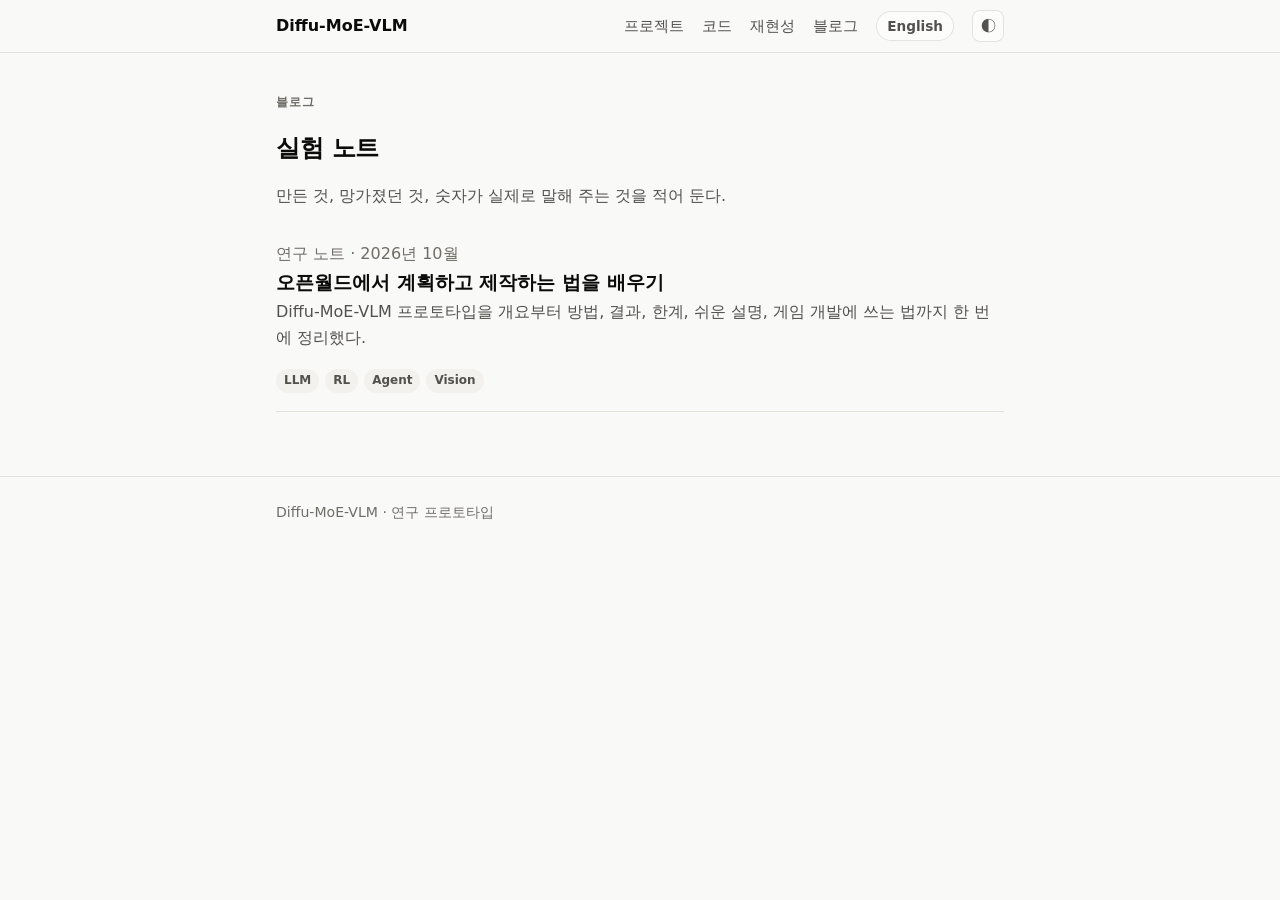
<file: docs/ko/blog/index.html>
<!doctype html>
<html lang="ko">
<head>
<meta charset="utf-8">
<meta name="viewport" content="width=device-width, initial-scale=1">
<title>Diffu-MoE-VLM 블로그</title>
<meta name="description" content="Diffu-MoE-VLM 연구 노트: 계획, 학습된 정책, 재현 가능한 Craftax 학습.">
<link rel="icon" href="data:,">
<link rel="alternate" hreflang="en" href="../../blog/">
<link rel="stylesheet" href="../../assets/site.css">
<script>try{var t=localStorage.getItem("theme");if(t)document.documentElement.setAttribute("data-theme",t);}catch(e){}</script>
</head>
<body>
<nav class="nav" aria-label="메인">
  <div class="wrap narrow">
    <a class="brand" href="../">Diffu-MoE-VLM</a>
    <a class="link optional" href="../#key-results">프로젝트</a>
    <a class="link optional" href="../code.html">코드</a>
    <a class="link optional" href="../reproducibility.html">재현성</a>
    <a class="link" href="./">블로그</a>
    <a class="lang-switch" href="../../blog/" hreflang="en" lang="en">English</a>
    <button class="theme-toggle" type="button" aria-label="다크 모드 전환">◐</button>
  </div>
</nav>
<main class="wrap narrow">
  <section>
    <div class="kicker">블로그</div>
    <h1>실험 노트</h1>
    <p class="ink-2">만든 것, 망가졌던 것, 숫자가 실제로 말해 주는 것을 적어 둔다.</p>
    <ul class="post-list">
      <li>
        <div class="muted">연구 노트 · 2026년 10월</div>
        <a class="title" href="building-diffu-moe-vlm.html">오픈월드에서 계획하고 제작하는 법을 배우기</a>
        <p class="ink-2">Diffu-MoE-VLM 프로토타입을 개요부터 방법, 결과, 한계, 쉬운 설명, 게임 개발에 쓰는 법까지 한 번에 정리했다.</p>
        <span class="tag">LLM</span><span class="tag">RL</span><span class="tag">Agent</span><span class="tag">Vision</span>
      </li>
    </ul>
  </section>
</main>
<footer><div class="wrap narrow">Diffu-MoE-VLM · 연구 프로토타입</div></footer>
<script src="../../assets/site.js"></script>
</body>
</html>
</file>
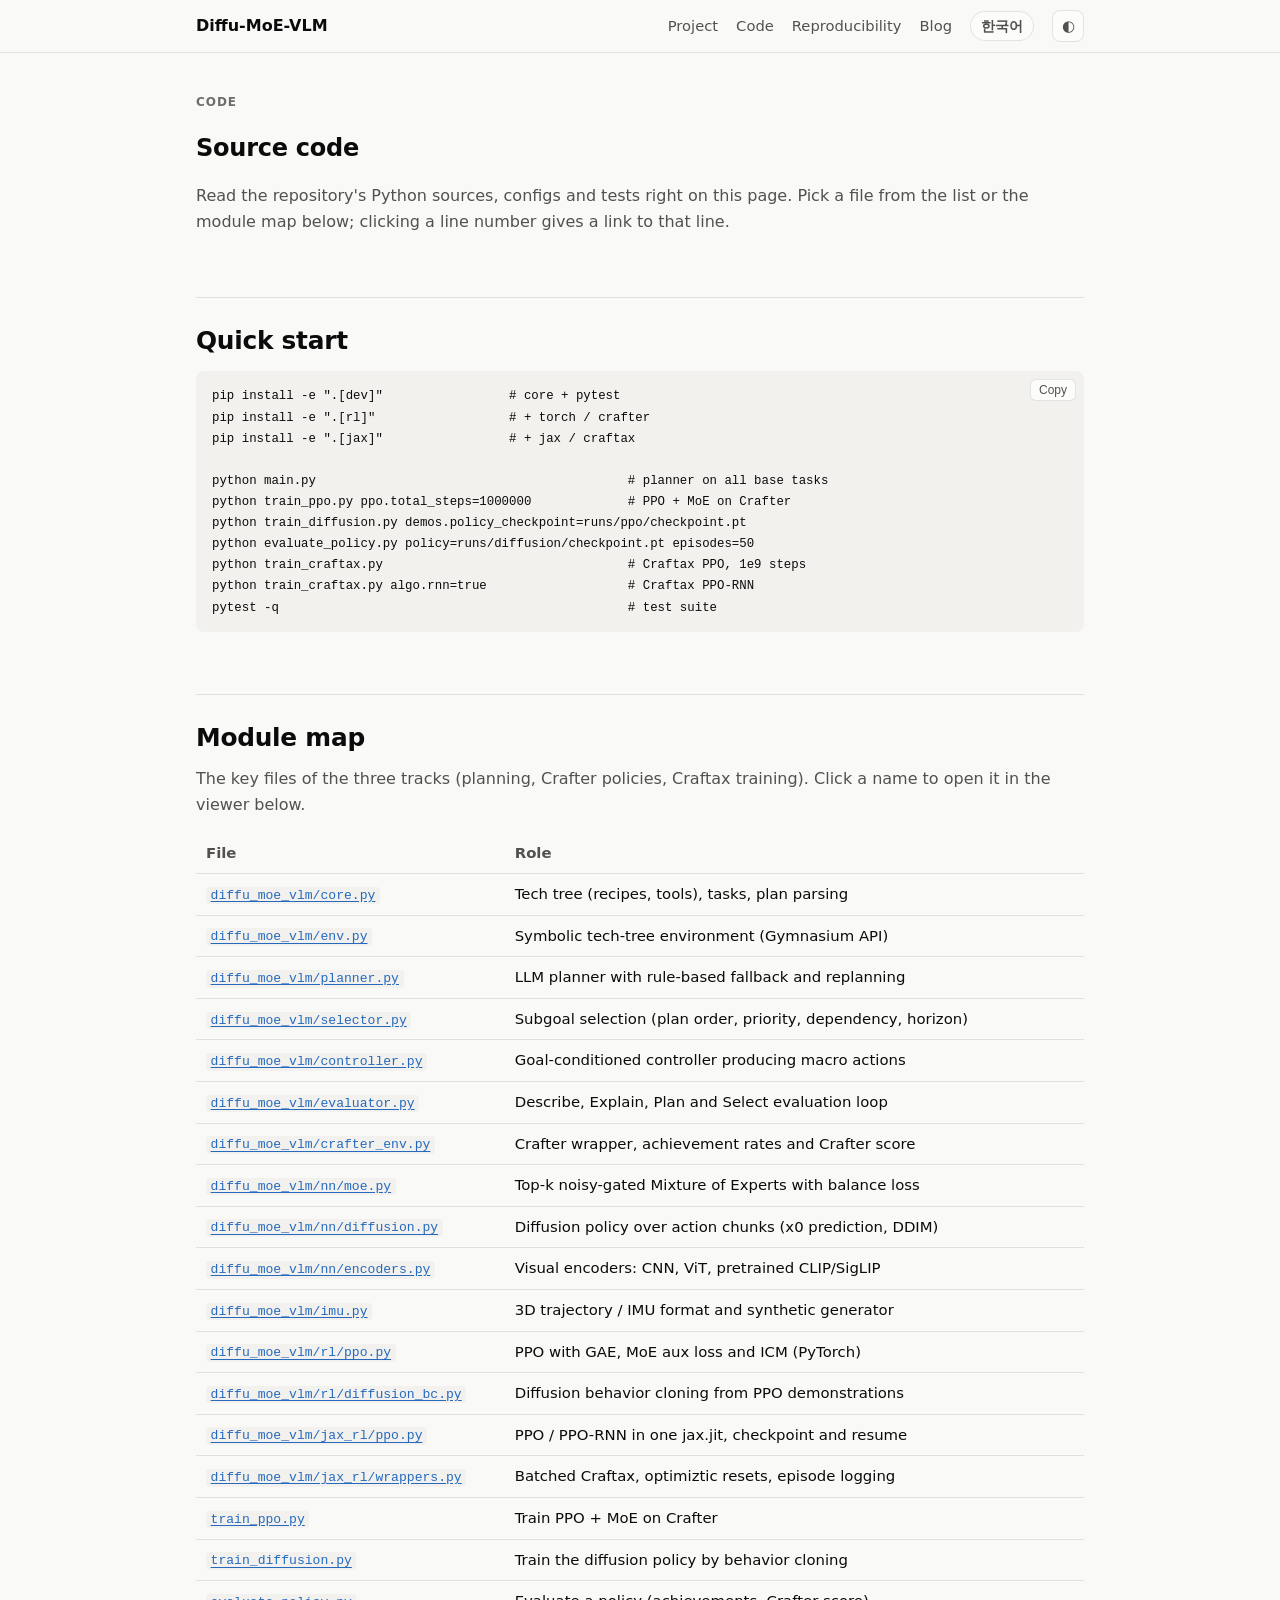
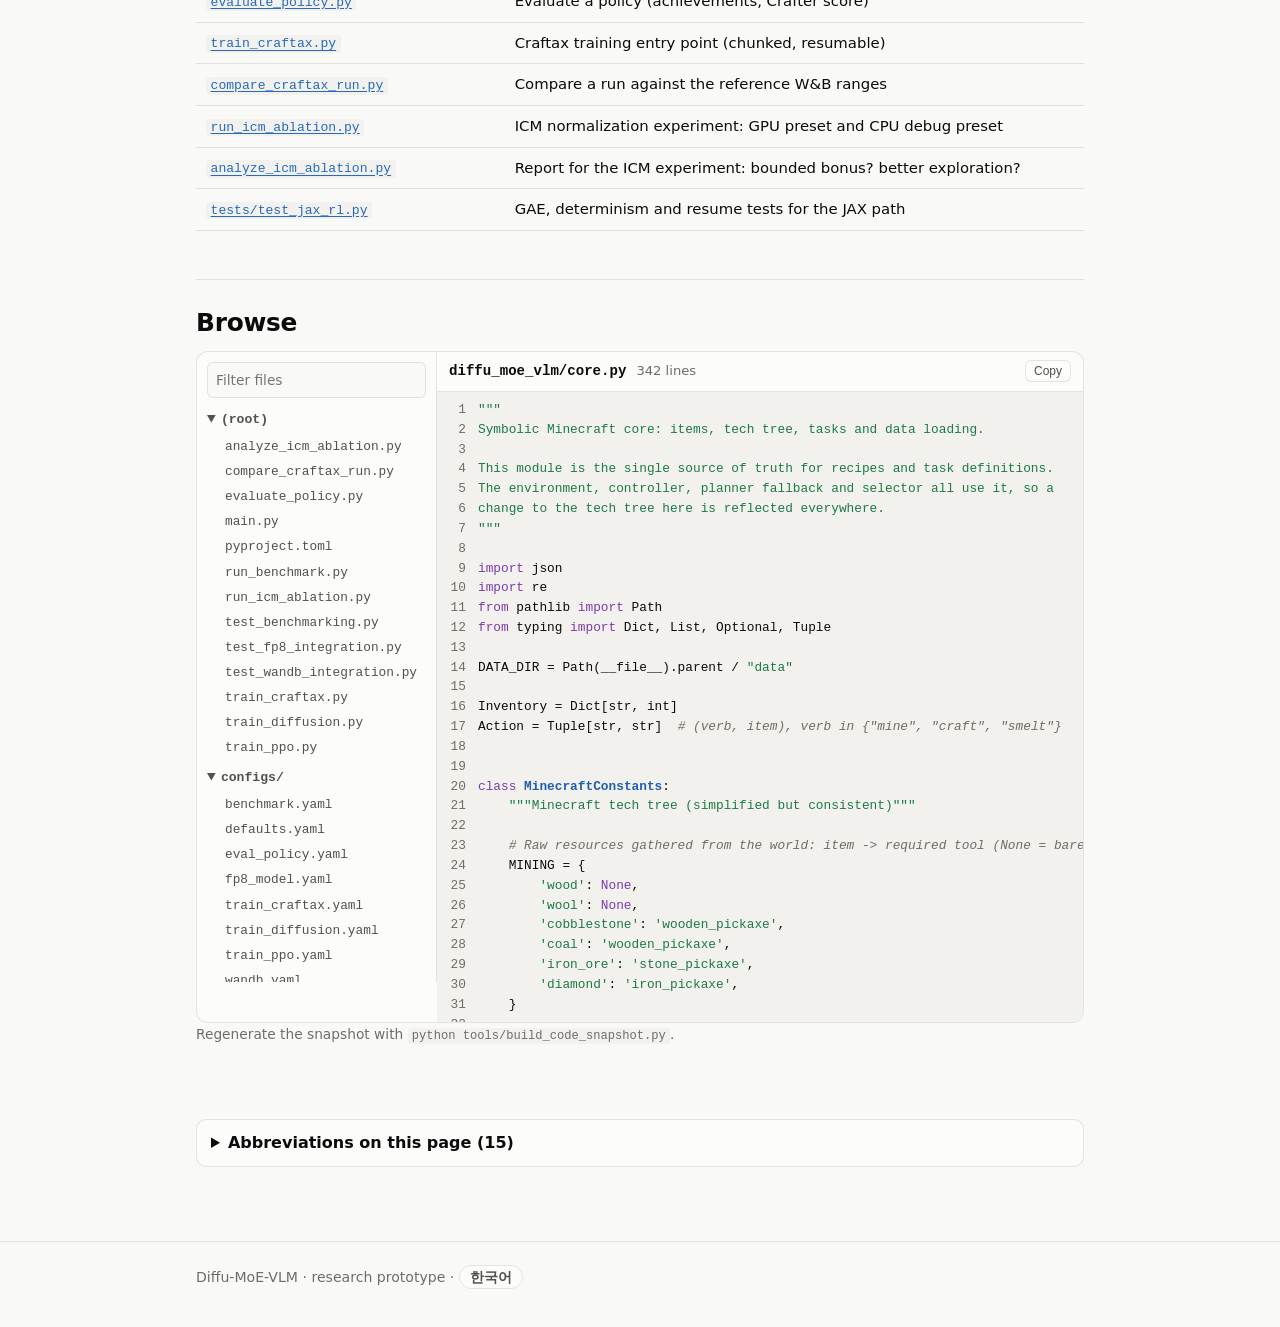
<file: docs/code.html>
<!doctype html>
<html lang="en">
<head>
<meta charset="utf-8">
<meta name="viewport" content="width=device-width, initial-scale=1">
<title>Diffu-MoE-VLM Code</title>
<meta name="description" content="Diffu-MoE-VLM source code, module map and quick start.">
<link rel="icon" href="data:,">
<link rel="alternate" hreflang="ko" href="ko/code.html">
<link rel="stylesheet" href="assets/site.css">
<script>try{var t=localStorage.getItem("theme");if(t)document.documentElement.setAttribute("data-theme",t);}catch(e){}</script>
</head>
<body>
<nav class="nav" aria-label="Main">
  <div class="wrap">
    <a class="brand" href="./">Diffu-MoE-VLM</a>
    <a class="link optional" href="./#key-results">Project</a>
    <a class="link optional" href="code.html" aria-current="page">Code</a>
    <a class="link optional" href="reproducibility.html">Reproducibility</a>
    <a class="link" href="blog/">Blog</a>
    <a class="lang-switch" href="ko/code.html" hreflang="ko" lang="ko">한국어</a>
    <button class="theme-toggle" type="button" aria-label="Toggle dark mode">◐</button>
  </div>
</nav>
<main class="wrap">
  <section>
    <div class="kicker">Code</div>
    <h1>Source code</h1>
    <p class="ink-2">Read the repository's Python sources, configs and tests right on this page. Pick a file from the list or the module map below; clicking a line number gives a link to that line.</p>
  </section>
  <section id="quick-start">
    <h2>Quick start</h2>
<div class="bibtex"><button class="copy-btn" type="button" data-target="quick">Copy</button><pre id="quick"><code>pip install -e &quot;.[dev]&quot;                 # core + pytest
pip install -e &quot;.[rl]&quot;                  # + torch / crafter
pip install -e &quot;.[jax]&quot;                 # + jax / craftax

python main.py                                          # planner on all base tasks
python train_ppo.py ppo.total_steps=1000000             # PPO + MoE on Crafter
python train_diffusion.py demos.policy_checkpoint=runs/ppo/checkpoint.pt
python evaluate_policy.py policy=runs/diffusion/checkpoint.pt episodes=50
python train_craftax.py                                 # Craftax PPO, 1e9 steps
python train_craftax.py algo.rnn=true                   # Craftax PPO-RNN
pytest -q                                               # test suite</code></pre></div>
  </section>
  <section id="modules">
    <h2>Module map</h2>
    <p class="ink-2">The key files of the three tracks (planning, Crafter policies, Craftax training). Click a name to open it in the viewer below.</p>
    <div class="table-wrap"><table>
      <thead><tr><th>File</th><th>Role</th></tr></thead>
      <tbody>
        <tr><td><a href="#f=diffu_moe_vlm/core.py"><code>diffu_moe_vlm/core.py</code></a></td><td>Tech tree (recipes, tools), tasks, plan parsing</td></tr>
        <tr><td><a href="#f=diffu_moe_vlm/env.py"><code>diffu_moe_vlm/env.py</code></a></td><td>Symbolic tech-tree environment (Gymnasium API)</td></tr>
        <tr><td><a href="#f=diffu_moe_vlm/planner.py"><code>diffu_moe_vlm/planner.py</code></a></td><td>LLM planner with rule-based fallback and replanning</td></tr>
        <tr><td><a href="#f=diffu_moe_vlm/selector.py"><code>diffu_moe_vlm/selector.py</code></a></td><td>Subgoal selection (plan order, priority, dependency, horizon)</td></tr>
        <tr><td><a href="#f=diffu_moe_vlm/controller.py"><code>diffu_moe_vlm/controller.py</code></a></td><td>Goal-conditioned controller producing macro actions</td></tr>
        <tr><td><a href="#f=diffu_moe_vlm/evaluator.py"><code>diffu_moe_vlm/evaluator.py</code></a></td><td>Describe, Explain, Plan and Select evaluation loop</td></tr>
        <tr><td><a href="#f=diffu_moe_vlm/crafter_env.py"><code>diffu_moe_vlm/crafter_env.py</code></a></td><td>Crafter wrapper, achievement rates and Crafter score</td></tr>
        <tr><td><a href="#f=diffu_moe_vlm/nn/moe.py"><code>diffu_moe_vlm/nn/moe.py</code></a></td><td>Top-k noisy-gated Mixture of Experts with balance loss</td></tr>
        <tr><td><a href="#f=diffu_moe_vlm/nn/diffusion.py"><code>diffu_moe_vlm/nn/diffusion.py</code></a></td><td>Diffusion policy over action chunks (x0 prediction, DDIM)</td></tr>
        <tr><td><a href="#f=diffu_moe_vlm/nn/encoders.py"><code>diffu_moe_vlm/nn/encoders.py</code></a></td><td>Visual encoders: CNN, ViT, pretrained CLIP/SigLIP</td></tr>
        <tr><td><a href="#f=diffu_moe_vlm/imu.py"><code>diffu_moe_vlm/imu.py</code></a></td><td>3D trajectory / IMU format and synthetic generator</td></tr>
        <tr><td><a href="#f=diffu_moe_vlm/rl/ppo.py"><code>diffu_moe_vlm/rl/ppo.py</code></a></td><td>PPO with GAE, MoE aux loss and ICM (PyTorch)</td></tr>
        <tr><td><a href="#f=diffu_moe_vlm/rl/diffusion_bc.py"><code>diffu_moe_vlm/rl/diffusion_bc.py</code></a></td><td>Diffusion behavior cloning from PPO demonstrations</td></tr>
        <tr><td><a href="#f=diffu_moe_vlm/jax_rl/ppo.py"><code>diffu_moe_vlm/jax_rl/ppo.py</code></a></td><td>PPO / PPO-RNN in one jax.jit, checkpoint and resume</td></tr>
        <tr><td><a href="#f=diffu_moe_vlm/jax_rl/wrappers.py"><code>diffu_moe_vlm/jax_rl/wrappers.py</code></a></td><td>Batched Craftax, optimiztic resets, episode logging</td></tr>
        <tr><td><a href="#f=train_ppo.py"><code>train_ppo.py</code></a></td><td>Train PPO + MoE on Crafter</td></tr>
        <tr><td><a href="#f=train_diffusion.py"><code>train_diffusion.py</code></a></td><td>Train the diffusion policy by behavior cloning</td></tr>
        <tr><td><a href="#f=evaluate_policy.py"><code>evaluate_policy.py</code></a></td><td>Evaluate a policy (achievements, Crafter score)</td></tr>
        <tr><td><a href="#f=train_craftax.py"><code>train_craftax.py</code></a></td><td>Craftax training entry point (chunked, resumable)</td></tr>
        <tr><td><a href="#f=compare_craftax_run.py"><code>compare_craftax_run.py</code></a></td><td>Compare a run against the reference W&B ranges</td></tr>
        <tr><td><a href="#f=run_icm_ablation.py"><code>run_icm_ablation.py</code></a></td><td>ICM normalization experiment: GPU preset and CPU debug preset</td></tr>
        <tr><td><a href="#f=analyze_icm_ablation.py"><code>analyze_icm_ablation.py</code></a></td><td>Report for the ICM experiment: bounded bonus? better exploration?</td></tr>
        <tr><td><a href="#f=tests/test_jax_rl.py"><code>tests/test_jax_rl.py</code></a></td><td>GAE, determinism and resume tests for the JAX path</td></tr>
      </tbody>
    </table></div>
  </section>
  <section id="browse">
    <h2>Browse</h2>
    <div class="code-viewer" id="code-viewer" data-default="diffu_moe_vlm/core.py"></div>
    <p class="muted small">Regenerate the snapshot with <code>python tools/build_code_snapshot.py</code>.</p>
  </section>
  <section>
    <details class="toggle" id="abbreviations"><summary>Abbreviations on this page (15)</summary>
    <div class="table-wrap"><table class="glossary"><thead><tr><th>Abbr.</th><th>Stands for</th><th>Meaning</th></tr></thead><tbody><tr><td>LLM</td><td>Large Language Model</td><td>Large text-generating model; here it writes plans.</td></tr><tr><td>VLM</td><td>Vision-Language Model</td><td>Model that takes both images and text; part of the project&#x27;s name and original goal.</td></tr><tr><td>PPO</td><td>Proximal Policy Optimization</td><td>RL algorithm that clips each update to keep the new policy close to the old one.</td></tr><tr><td>PPO-RNN</td><td>PPO with a Recurrent Neural Network</td><td>PPO whose policy has GRU memory.</td></tr><tr><td>GAE</td><td>Generalized Advantage Estimation</td><td>Estimates the advantage by mixing TD errors over several steps.</td></tr><tr><td>MoE</td><td>Mixture of Experts</td><td>Several expert networks; a gate picks a few per input and mixes their outputs.</td></tr><tr><td>ICM</td><td>Intrinsic Curiosity Module</td><td>Predicts the next state and pays a curiosity bonus for how wrong the prediction was.</td></tr><tr><td>DDIM</td><td>Denoising Diffusion Implicit Model</td><td>Way to sample a DDPM in far fewer steps.</td></tr><tr><td>CNN</td><td>Convolutional Neural Network</td><td>Network that reads images with convolutions.</td></tr><tr><td>ViT</td><td>Vision Transformer</td><td>Transformer that reads an image as a sequence of patches.</td></tr><tr><td>CLIP</td><td>Contrastive Language-Image Pre-training</td><td>Image and text encoders pre-trained to agree on matching pairs.</td></tr><tr><td>SigLIP</td><td>Sigmoid Loss for Language-Image Pre-training</td><td>CLIP variant trained with a sigmoid loss.</td></tr><tr><td>jit</td><td>just-in-time compilation</td><td>Compile a function on its first call, then run the compiled code.</td></tr><tr><td>IMU</td><td>Inertial Measurement Unit</td><td>Sensor that measures acceleration and rotation rate.</td></tr><tr><td>W&amp;B</td><td>Weights &amp; Biases</td><td>Service for logging and plotting training metrics.</td></tr></tbody></table></div>
    </details>
  </section>
</main>
<footer><div class="wrap">Diffu-MoE-VLM · research prototype · <a class="lang-switch" href="ko/code.html" hreflang="ko" lang="ko">한국어</a></div></footer>
<script src="assets/site.js"></script>
<script src="assets/code-snapshot.js"></script>
<script src="assets/code-viewer.js"></script>
</body>
</html>
</file>
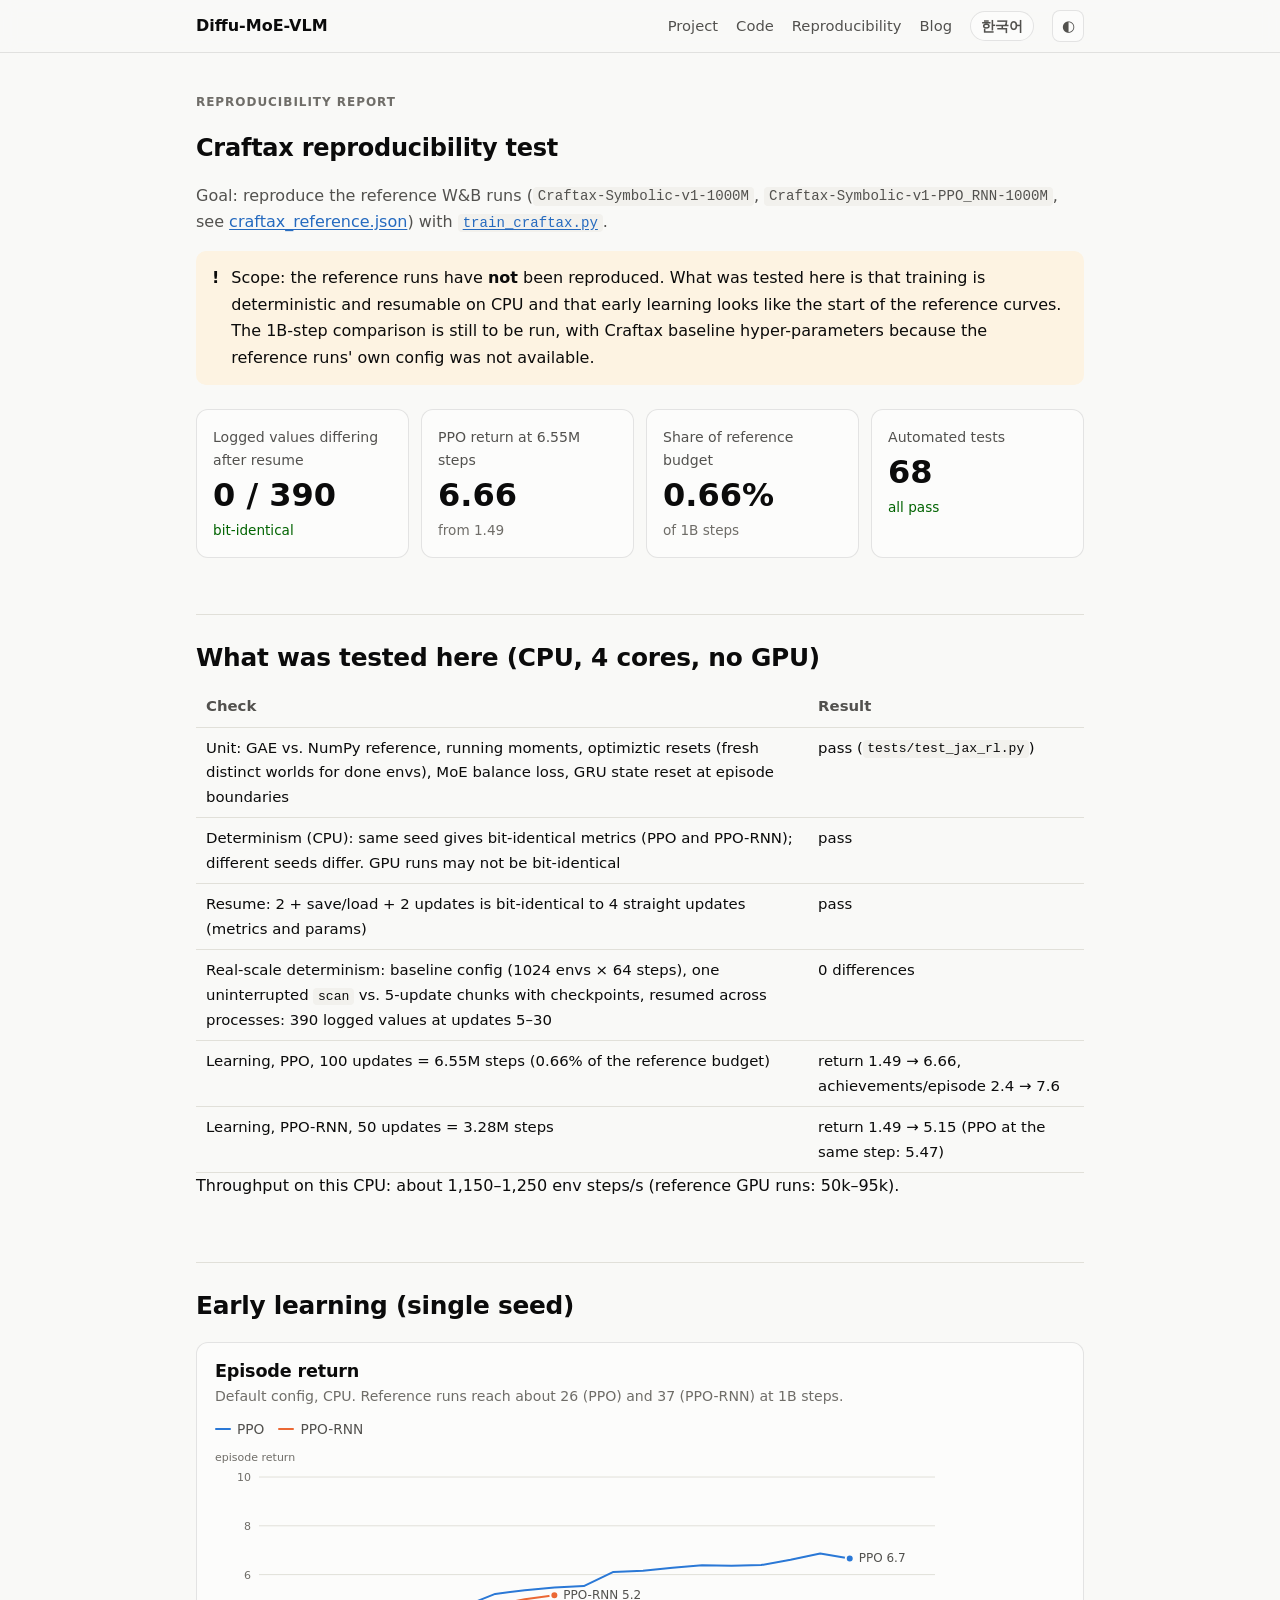
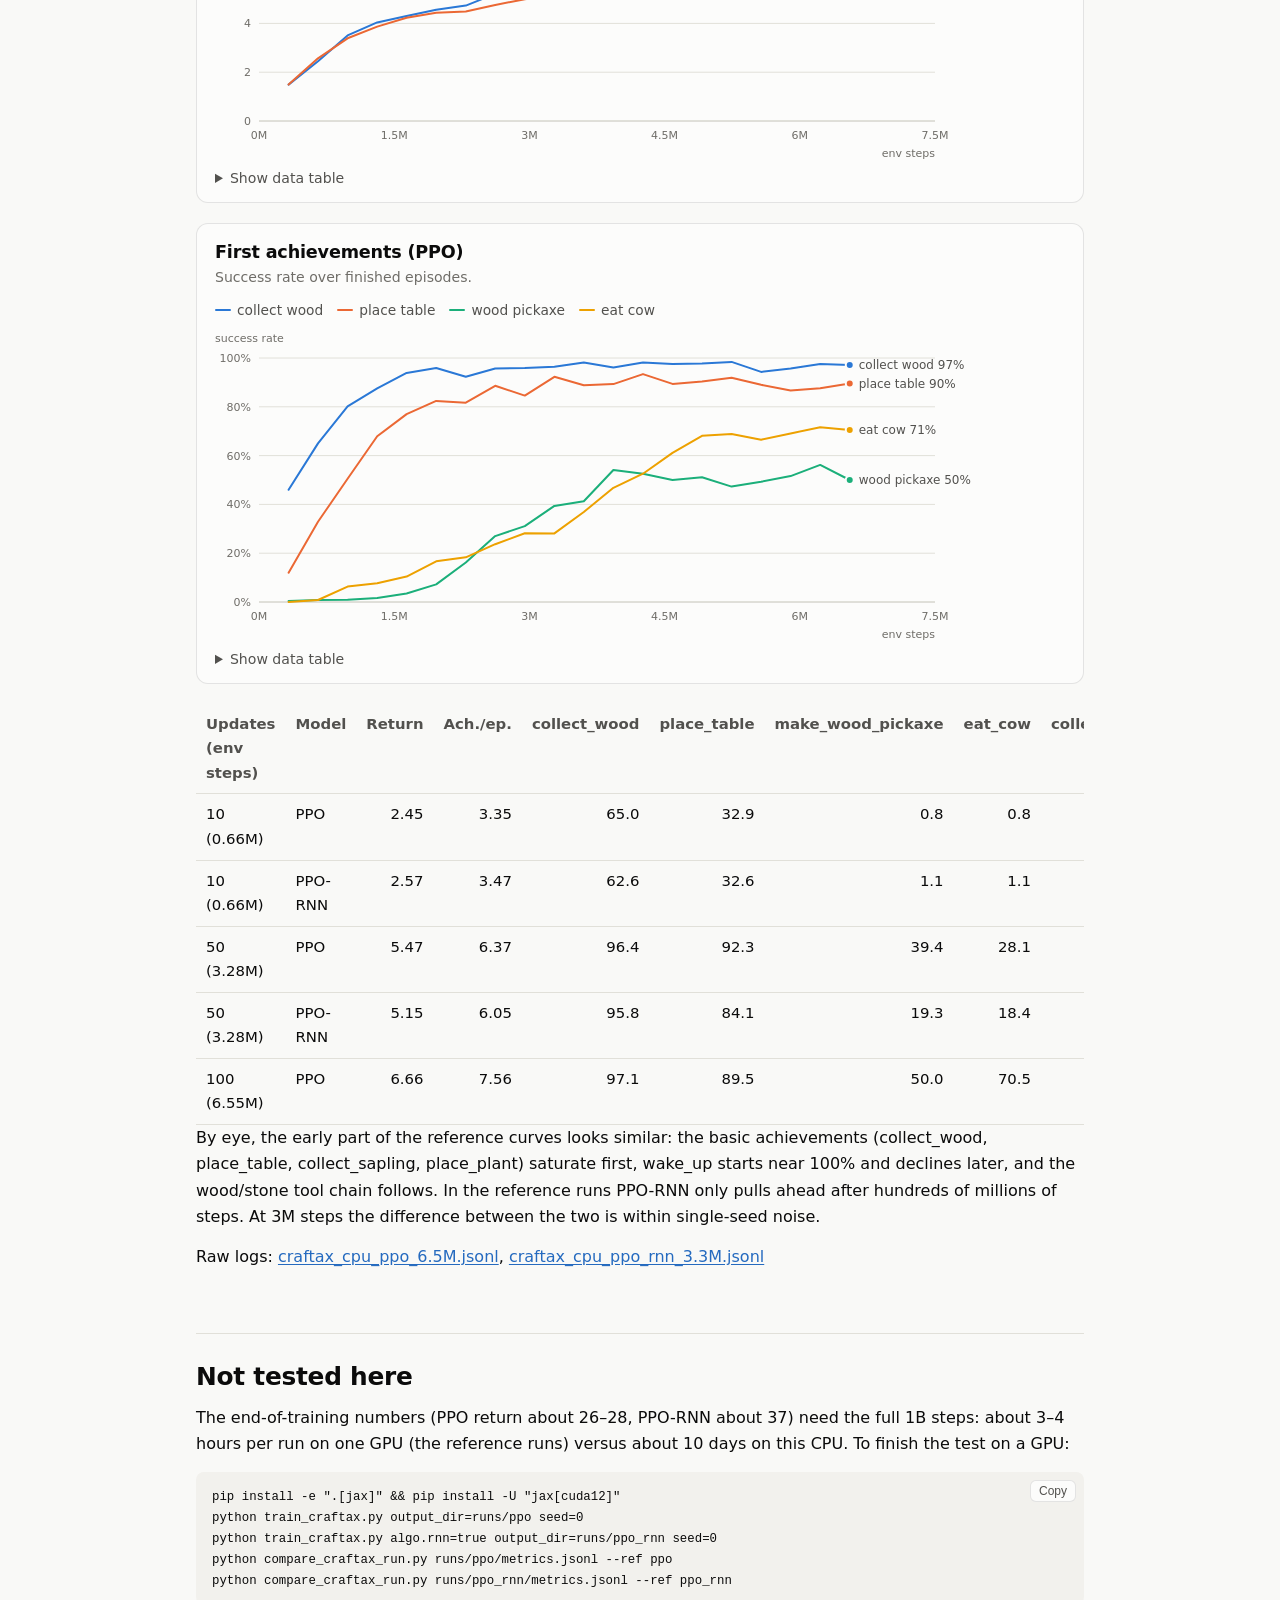
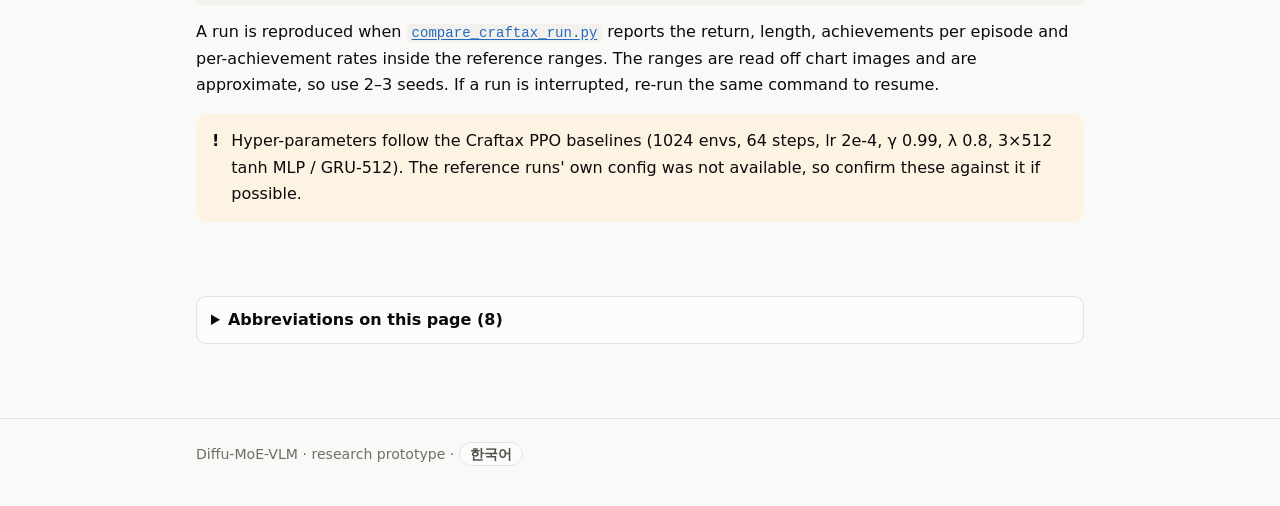
<file: docs/reproducibility.html>
<!doctype html>
<html lang="en">
<head>
<meta charset="utf-8">
<meta name="viewport" content="width=device-width, initial-scale=1">
<title>Craftax Reproducibility Report</title>
<meta name="description" content="Craftax reproducibility test: determinism, resume and early-learning results against the reference runs.">
<link rel="icon" href="data:,">
<link rel="alternate" hreflang="ko" href="ko/reproducibility.html">
<link rel="stylesheet" href="assets/site.css">
<script>try{var t=localStorage.getItem("theme");if(t)document.documentElement.setAttribute("data-theme",t);}catch(e){}</script>
</head>
<body>
<nav class="nav" aria-label="Main">
  <div class="wrap">
    <a class="brand" href="./">Diffu-MoE-VLM</a>
    <a class="link optional" href="./#key-results">Project</a>
    <a class="link optional" href="code.html">Code</a>
    <a class="link optional" href="reproducibility.html" aria-current="page">Reproducibility</a>
    <a class="link" href="blog/">Blog</a>
    <a class="lang-switch" href="ko/reproducibility.html" hreflang="ko" lang="ko">한국어</a>
    <button class="theme-toggle" type="button" aria-label="Toggle dark mode">◐</button>
  </div>
</nav>
<main class="wrap">
  <section>
    <div class="kicker">Reproducibility report</div>
    <h1>Craftax reproducibility test</h1>
    <p class="ink-2">Goal: reproduce the reference W&amp;B runs (<code>Craftax-Symbolic-v1-1000M</code>, <code>Craftax-Symbolic-v1-PPO_RNN-1000M</code>, see <a href="craftax_reference.json">craftax_reference.json</a>) with <a href="code.html#f=train_craftax.py"><code>train_craftax.py</code></a>.</p>
    <div class="callout warn"><span class="icon">!</span><div>Scope: the reference runs have <b>not</b> been reproduced. What was tested here is that training is deterministic and resumable on CPU and that early learning looks like the start of the reference curves. The 1B-step comparison is still to be run, with Craftax baseline hyper-parameters because the reference runs' own config was not available.</div></div>
    <div class="stats">
      <div class="stat"><div class="label">Logged values differing after resume</div><div class="value">0 / 390</div><div class="delta good">bit-identical</div></div>
      <div class="stat"><div class="label">PPO return at 6.55M steps</div><div class="value">6.66</div><div class="delta">from 1.49</div></div>
      <div class="stat"><div class="label">Share of reference budget</div><div class="value">0.66%</div><div class="delta">of 1B steps</div></div>
      <div class="stat"><div class="label">Automated tests</div><div class="value">68</div><div class="delta good">all pass</div></div>
    </div>
  </section>
  <section id="tested">
    <h2>What was tested here (CPU, 4 cores, no GPU)</h2>
    <div class="table-wrap"><table>
      <thead><tr><th>Check</th><th>Result</th></tr></thead>
      <tbody>
        <tr><td>Unit: GAE vs. NumPy reference, running moments, optimiztic resets (fresh distinct worlds for done envs), MoE balance loss, GRU state reset at episode boundaries</td><td>pass (<code>tests/test_jax_rl.py</code>)</td></tr>
        <tr><td>Determinism (CPU): same seed gives bit-identical metrics (PPO and PPO-RNN); different seeds differ. GPU runs may not be bit-identical</td><td>pass</td></tr>
        <tr><td>Resume: 2 + save/load + 2 updates is bit-identical to 4 straight updates (metrics and params)</td><td>pass</td></tr>
        <tr><td>Real-scale determinism: baseline config (1024 envs × 64 steps), one uninterrupted <code>scan</code> vs. 5-update chunks with checkpoints, resumed across processes: 390 logged values at updates 5–30</td><td>0 differences</td></tr>
        <tr><td>Learning, PPO, 100 updates = 6.55M steps (0.66% of the reference budget)</td><td>return 1.49 → 6.66, achievements/episode 2.4 → 7.6</td></tr>
        <tr><td>Learning, PPO-RNN, 50 updates = 3.28M steps</td><td>return 1.49 → 5.15 (PPO at the same step: 5.47)</td></tr>
      </tbody>
    </table></div>
    <p>Throughput on this CPU: about 1,150–1,250 env steps/s (reference GPU runs: 50k–95k).</p>
  </section>
  <section id="early">
    <h2>Early learning (single seed)</h2>
    <div class="chart-card">
      <h3>Episode return</h3>
      <p class="sub">Default config, CPU. Reference runs reach about 26 (PPO) and 37 (PPO-RNN) at 1B steps.</p>
      <div class="chart" id="chart-return"></div>
    </div>
    <div class="chart-card">
      <h3>First achievements (PPO)</h3>
      <p class="sub">Success rate over finished episodes.</p>
      <div class="chart" id="chart-ach"></div>
    </div>
    <div class="table-wrap"><table>
      <thead><tr><th>Updates (env steps)</th><th>Model</th><th class="num">Return</th><th class="num">Ach./ep.</th><th class="num">collect_wood</th><th class="num">place_table</th><th class="num">make_wood_pickaxe</th><th class="num">eat_cow</th><th class="num">collect_stone</th></tr></thead>
      <tbody>
        <tr><td>10 (0.66M)</td><td>PPO</td><td class="num">2.45</td><td class="num">3.35</td><td class="num">65.0</td><td class="num">32.9</td><td class="num">0.8</td><td class="num">0.8</td><td class="num">0.4</td></tr>
        <tr><td>10 (0.66M)</td><td>PPO-RNN</td><td class="num">2.57</td><td class="num">3.47</td><td class="num">62.6</td><td class="num">32.6</td><td class="num">1.1</td><td class="num">1.1</td><td class="num">0.0</td></tr>
        <tr><td>50 (3.28M)</td><td>PPO</td><td class="num">5.47</td><td class="num">6.37</td><td class="num">96.4</td><td class="num">92.3</td><td class="num">39.4</td><td class="num">28.1</td><td class="num">2.3</td></tr>
        <tr><td>50 (3.28M)</td><td>PPO-RNN</td><td class="num">5.15</td><td class="num">6.05</td><td class="num">95.8</td><td class="num">84.1</td><td class="num">19.3</td><td class="num">18.4</td><td class="num">4.2</td></tr>
        <tr><td>100 (6.55M)</td><td>PPO</td><td class="num">6.66</td><td class="num">7.56</td><td class="num">97.1</td><td class="num">89.5</td><td class="num">50.0</td><td class="num">70.5</td><td class="num">17.6</td></tr>
      </tbody>
    </table></div>
    <p>By eye, the early part of the reference curves looks similar: the basic achievements (collect_wood, place_table, collect_sapling, place_plant) saturate first, wake_up starts near 100% and declines later, and the wood/stone tool chain follows. In the reference runs PPO-RNN only pulls ahead after hundreds of millions of steps. At 3M steps the difference between the two is within single-seed noise.</p>
    <p>Raw logs: <a href="craftax_runs/craftax_cpu_ppo_6.5M.jsonl">craftax_cpu_ppo_6.5M.jsonl</a>, <a href="craftax_runs/craftax_cpu_ppo_rnn_3.3M.jsonl">craftax_cpu_ppo_rnn_3.3M.jsonl</a></p>
  </section>
  <section id="not-tested">
    <h2>Not tested here</h2>
    <p>The end-of-training numbers (PPO return about 26–28, PPO-RNN about 37) need the full 1B steps: about 3–4 hours per run on one GPU (the reference runs) versus about 10 days on this CPU. To finish the test on a GPU:</p>
    <div class="bibtex"><button class="copy-btn" type="button" data-target="gpu">Copy</button><pre id="gpu"><code>pip install -e &quot;.[jax]&quot; &amp;&amp; pip install -U &quot;jax[cuda12]&quot;
python train_craftax.py output_dir=runs/ppo seed=0
python train_craftax.py algo.rnn=true output_dir=runs/ppo_rnn seed=0
python compare_craftax_run.py runs/ppo/metrics.jsonl --ref ppo
python compare_craftax_run.py runs/ppo_rnn/metrics.jsonl --ref ppo_rnn</code></pre></div>
    <p>A run is reproduced when <a href="code.html#f=compare_craftax_run.py"><code>compare_craftax_run.py</code></a> reports the return, length, achievements per episode and per-achievement rates inside the reference ranges. The ranges are read off chart images and are approximate, so use 2–3 seeds. If a run is interrupted, re-run the same command to resume.</p>
    <div class="callout warn"><span class="icon">!</span><div>Hyper-parameters follow the Craftax PPO baselines (1024 envs, 64 steps, lr 2e-4, γ 0.99, λ 0.8, 3×512 tanh MLP / GRU-512). The reference runs' own config was not available, so confirm these against it if possible.</div></div>
  </section>
  <section>
    <details class="toggle" id="abbreviations"><summary>Abbreviations on this page (8)</summary>
    <div class="table-wrap"><table class="glossary"><thead><tr><th>Abbr.</th><th>Stands for</th><th>Meaning</th></tr></thead><tbody><tr><td>VLM</td><td>Vision-Language Model</td><td>Model that takes both images and text; part of the project&#x27;s name and original goal.</td></tr><tr><td>PPO</td><td>Proximal Policy Optimization</td><td>RL algorithm that clips each update to keep the new policy close to the old one.</td></tr><tr><td>PPO-RNN</td><td>PPO with a Recurrent Neural Network</td><td>PPO whose policy has GRU memory.</td></tr><tr><td>GAE</td><td>Generalized Advantage Estimation</td><td>Estimates the advantage by mixing TD errors over several steps.</td></tr><tr><td>MoE</td><td>Mixture of Experts</td><td>Several expert networks; a gate picks a few per input and mixes their outputs.</td></tr><tr><td>MLP</td><td>Multi-Layer Perceptron</td><td>Stack of fully connected layers.</td></tr><tr><td>GRU</td><td>Gated Recurrent Unit</td><td>Recurrent cell that uses gates to decide what to remember.</td></tr><tr><td>W&amp;B</td><td>Weights &amp; Biases</td><td>Service for logging and plotting training metrics.</td></tr></tbody></table></div>
    </details>
  </section>
</main>
<footer><div class="wrap">Diffu-MoE-VLM · research prototype · <a class="lang-switch" href="ko/reproducibility.html" hreflang="ko" lang="ko">한국어</a></div></footer>
<script src="assets/data.js"></script>
<script src="assets/site.js"></script>
<script src="assets/project-charts.js"></script>
</body>
</html>
</file>
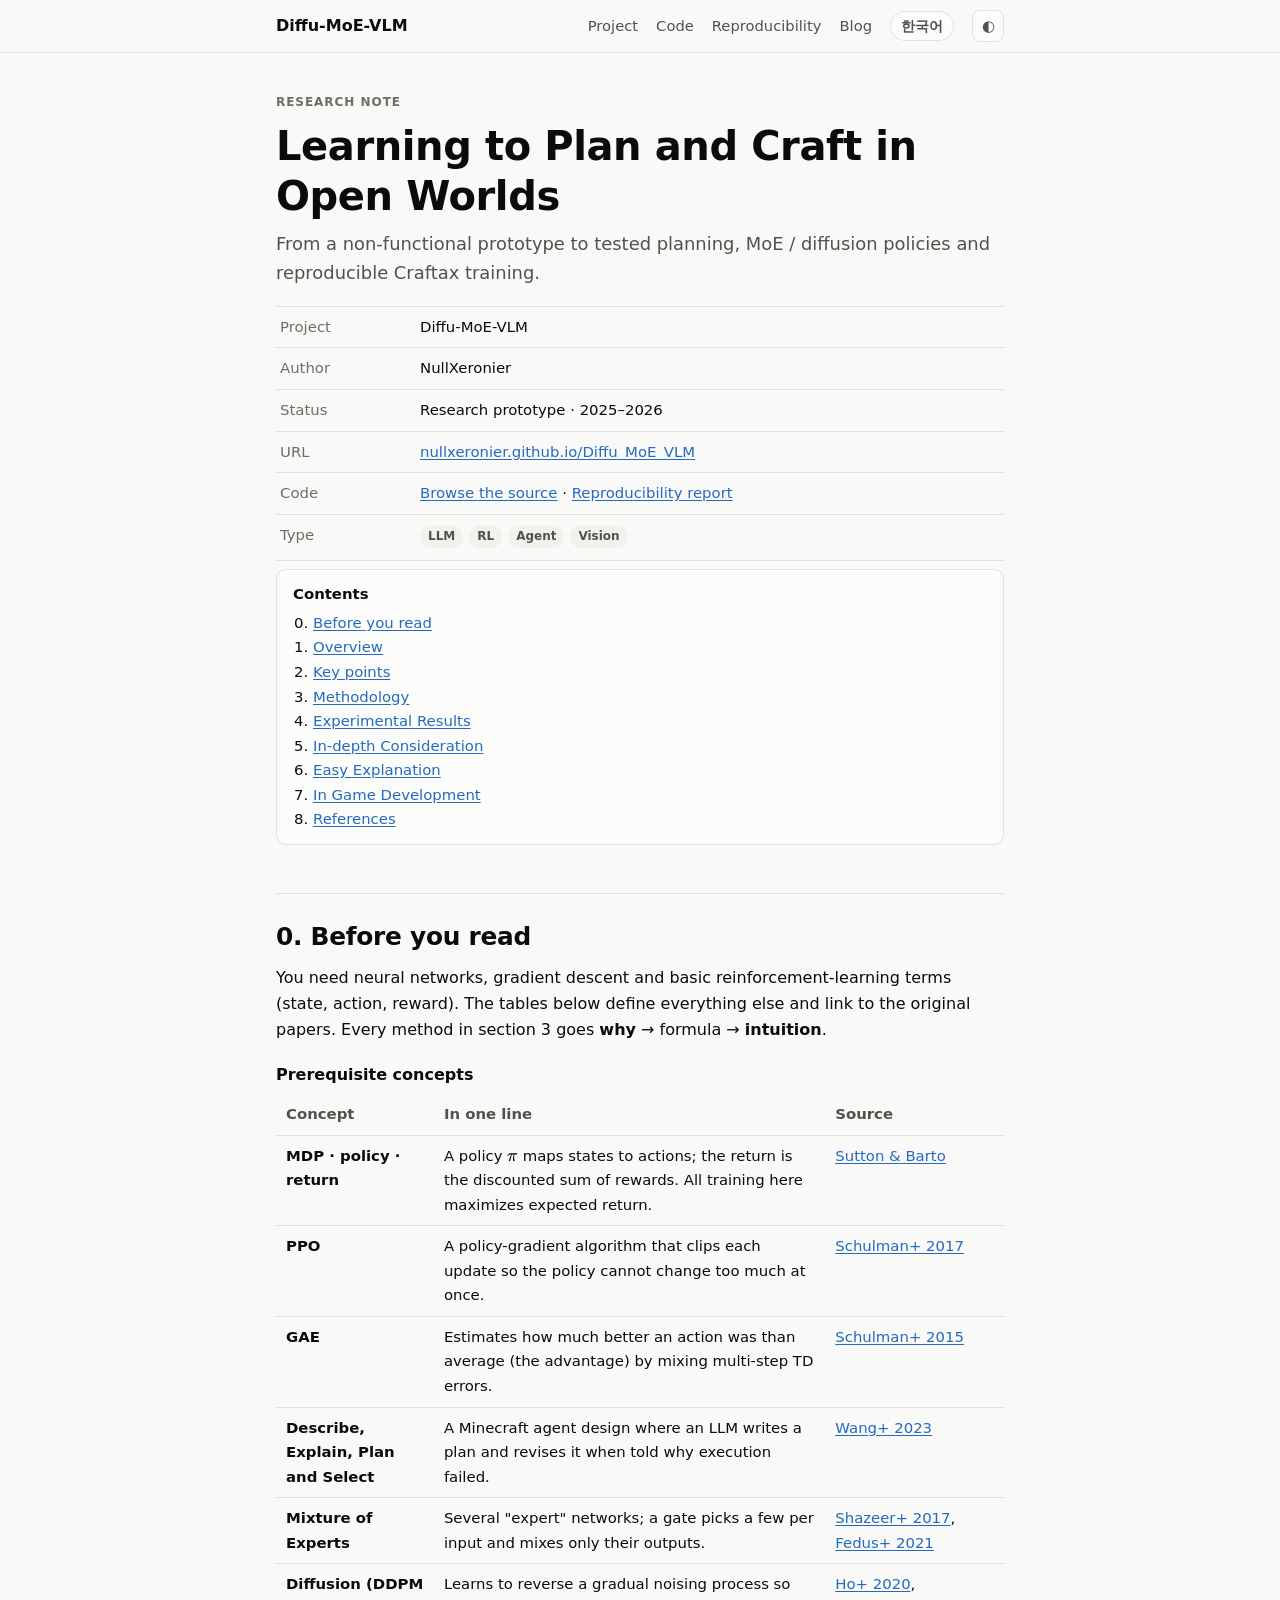
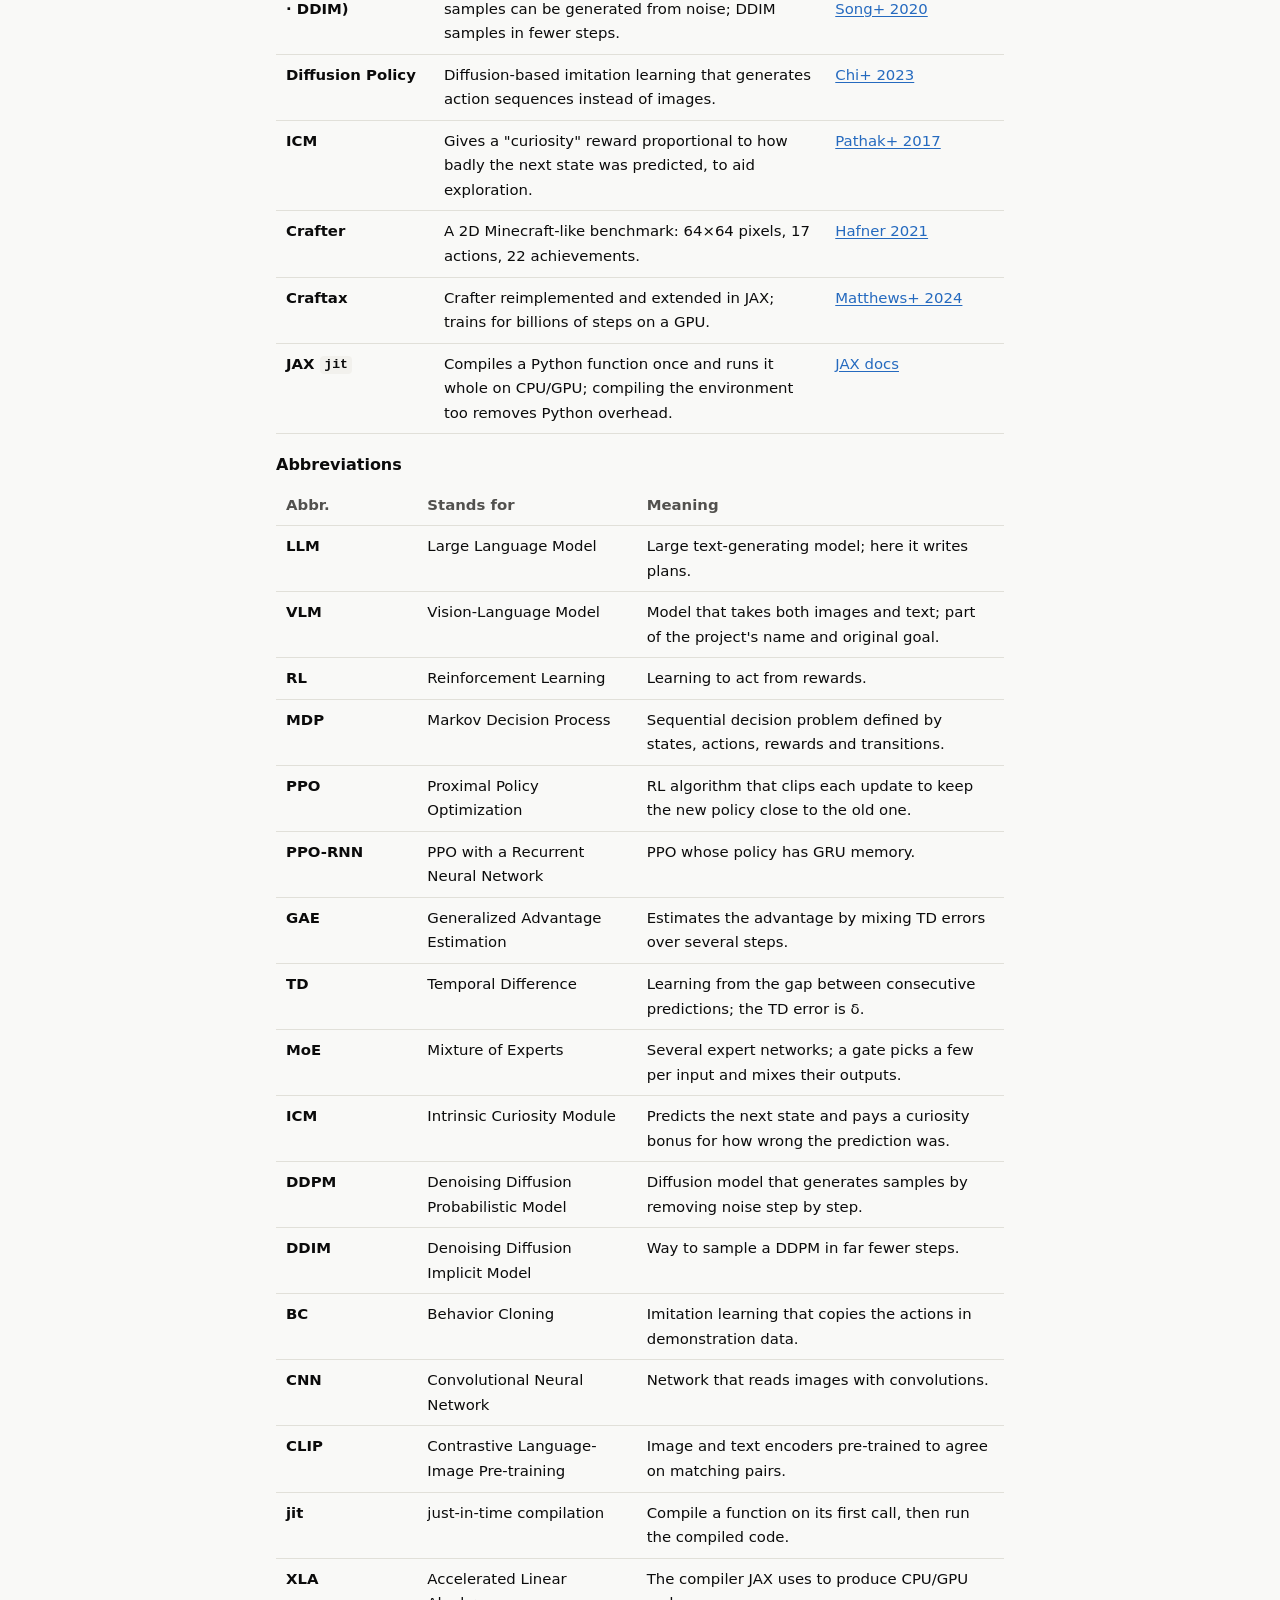
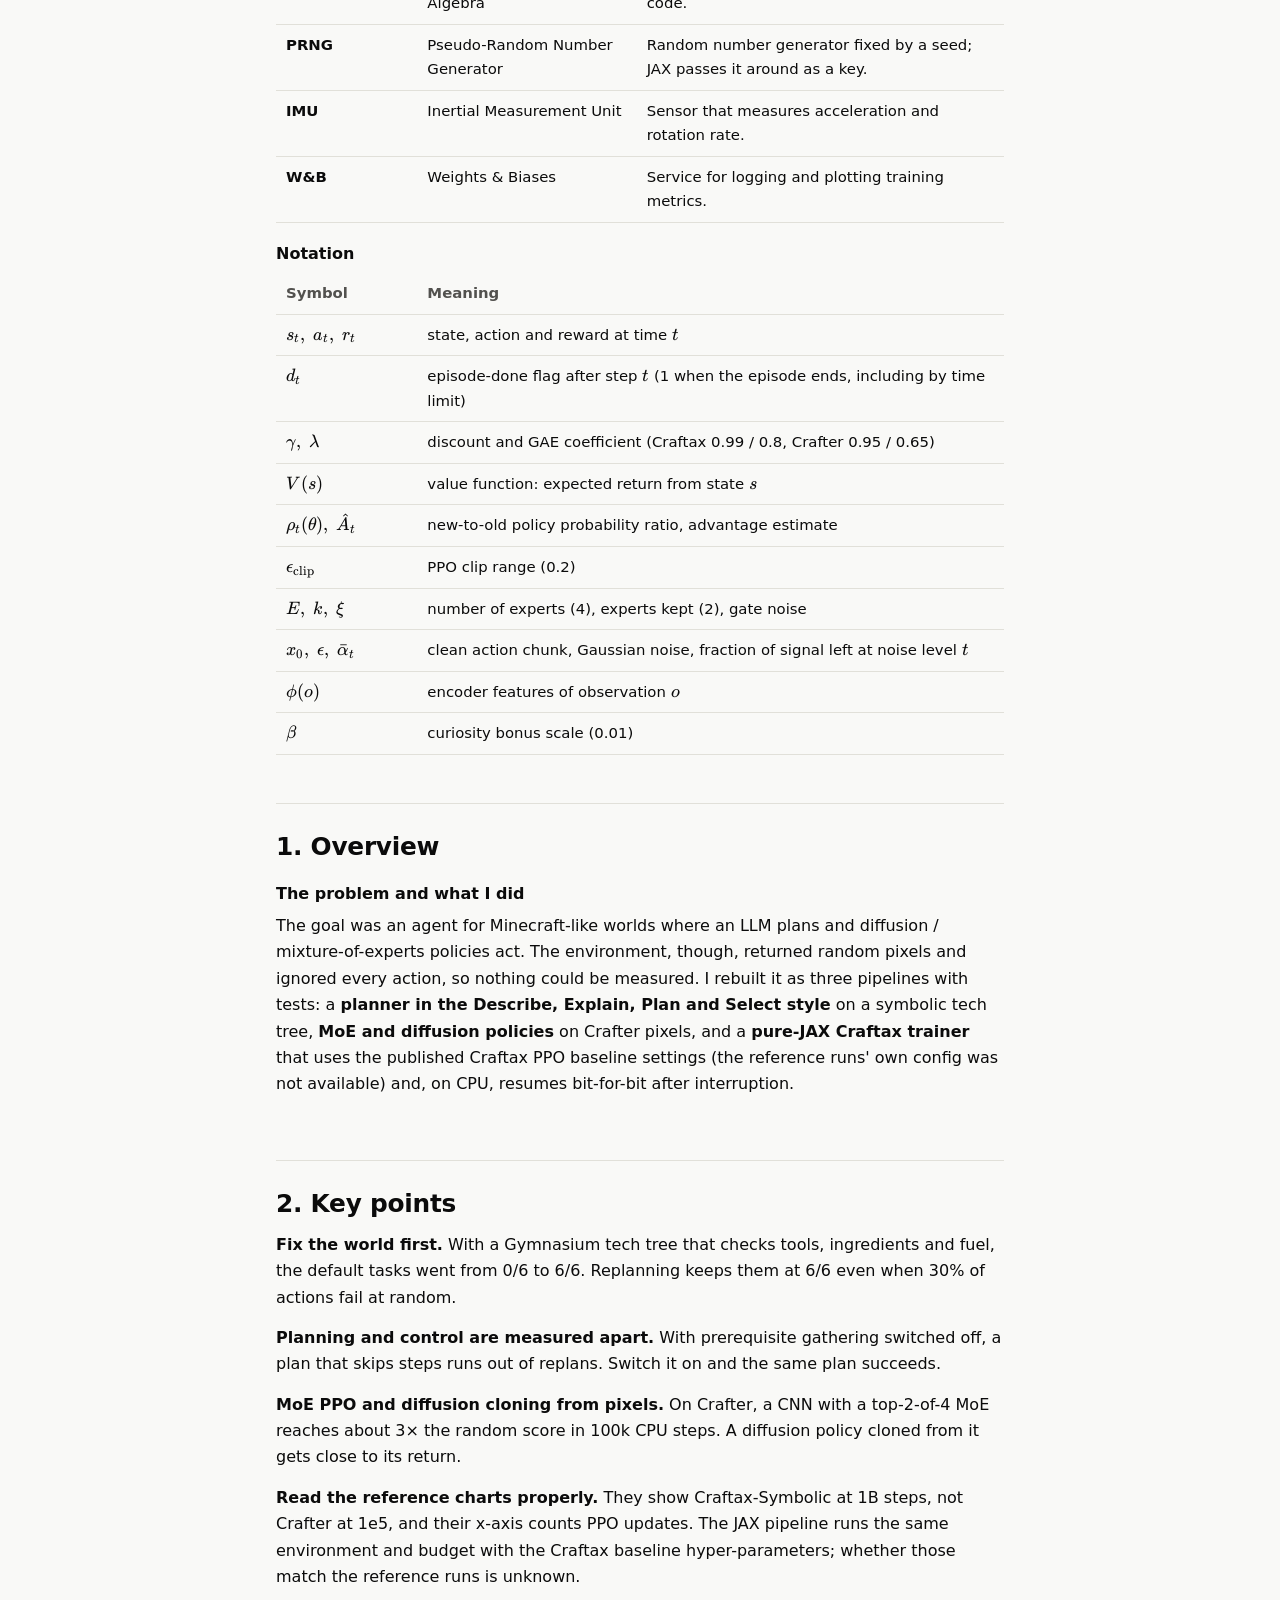
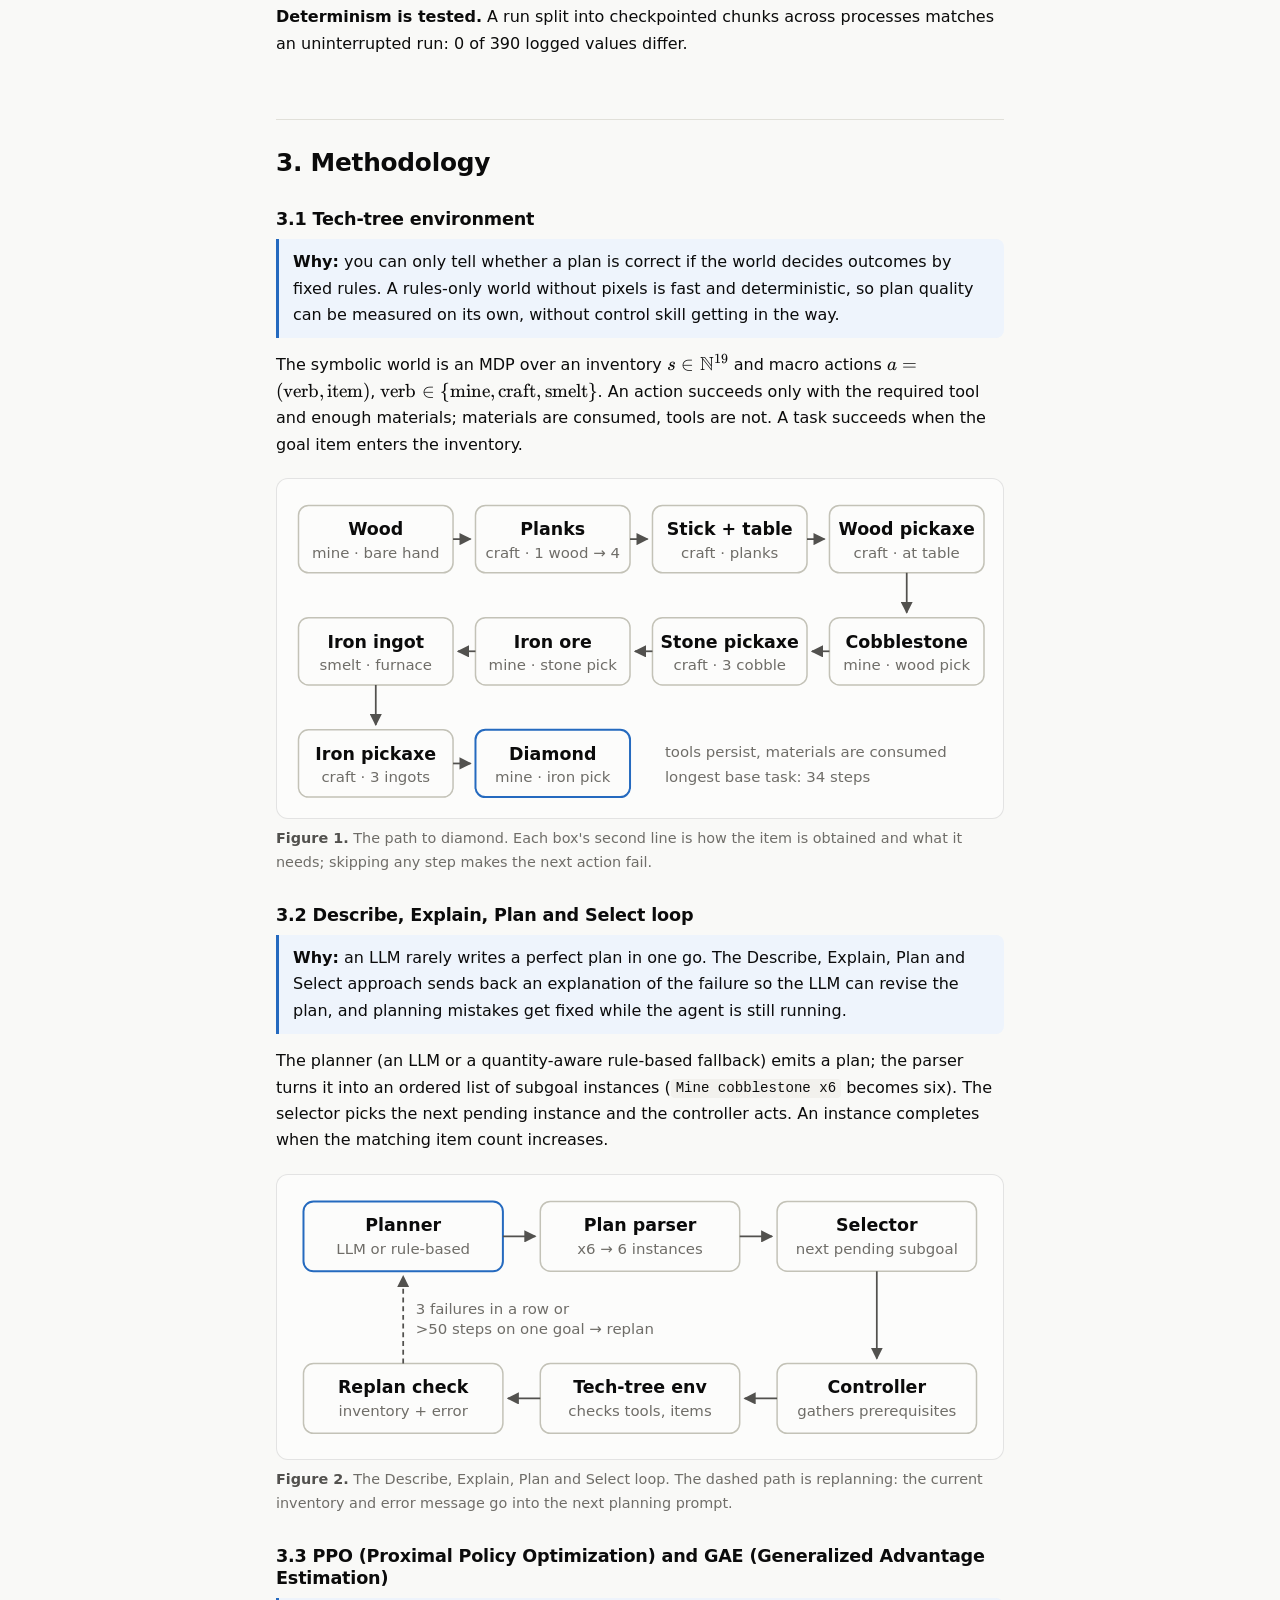
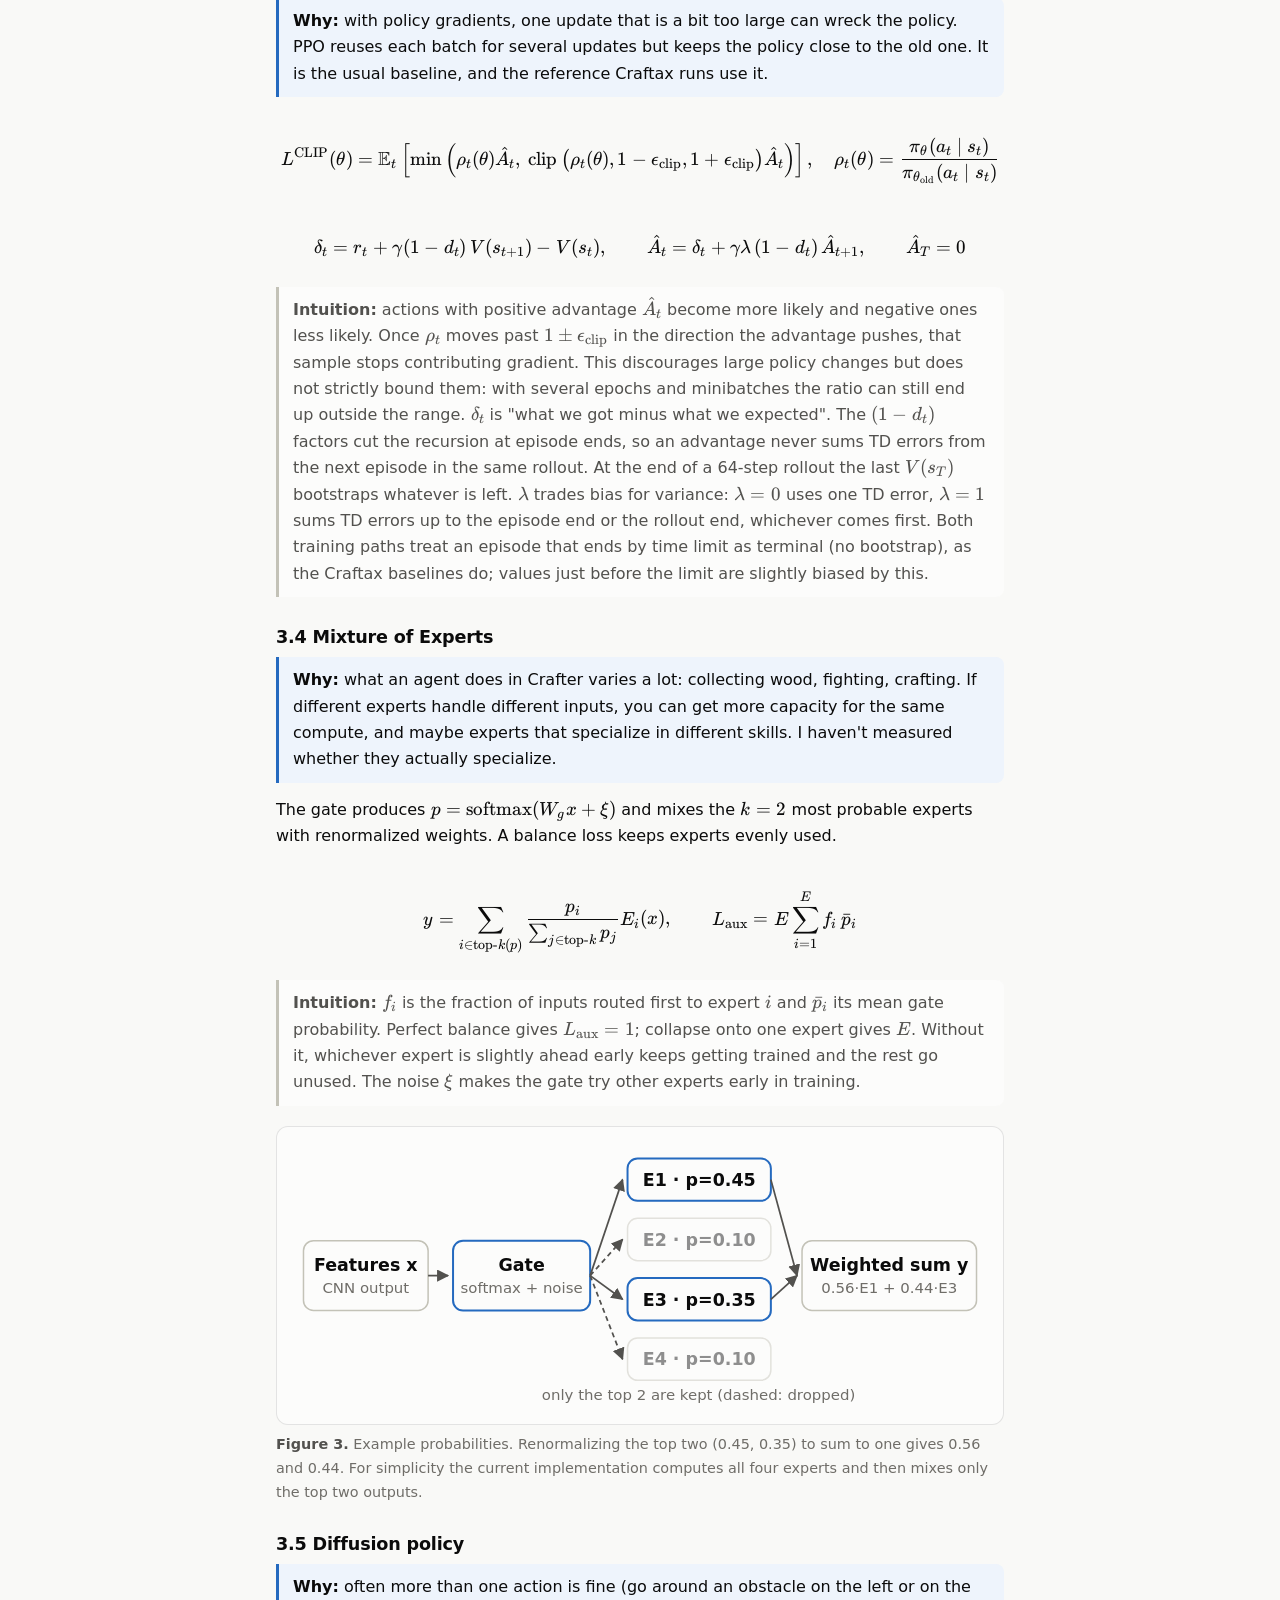
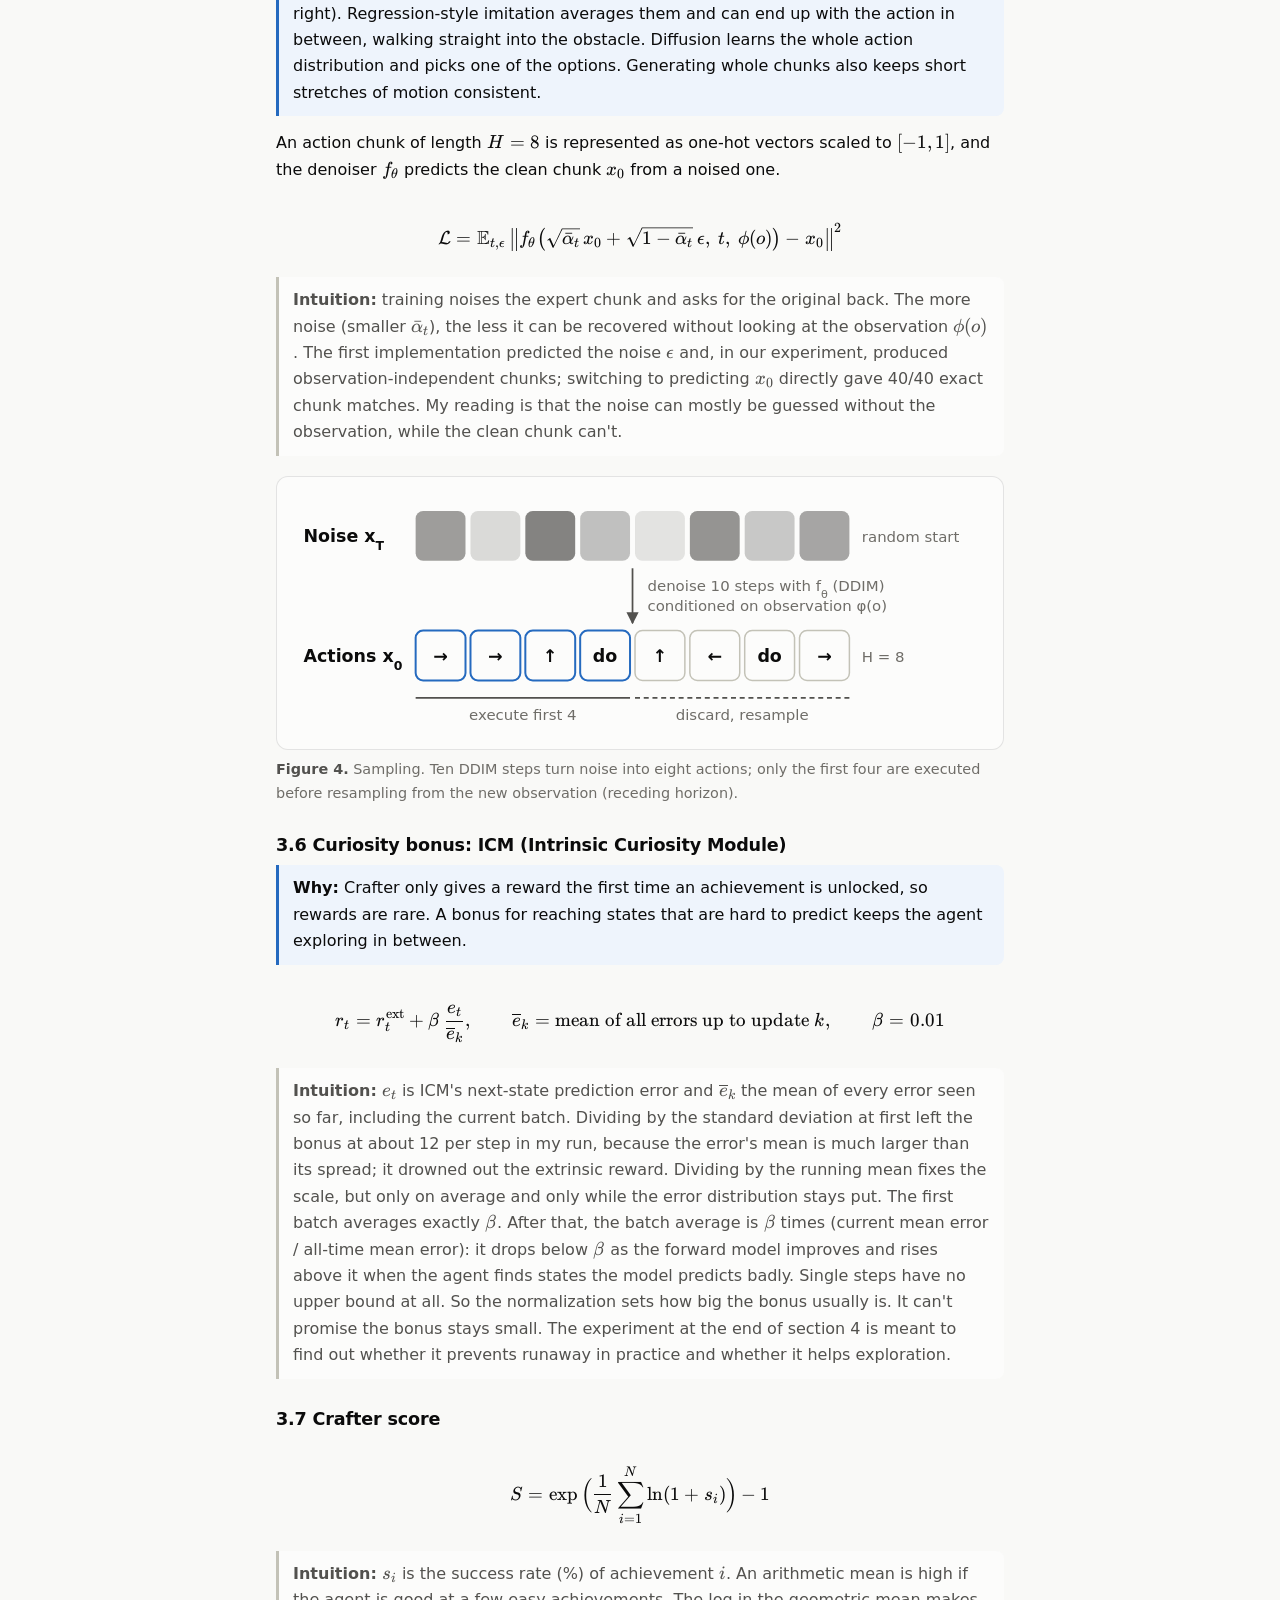
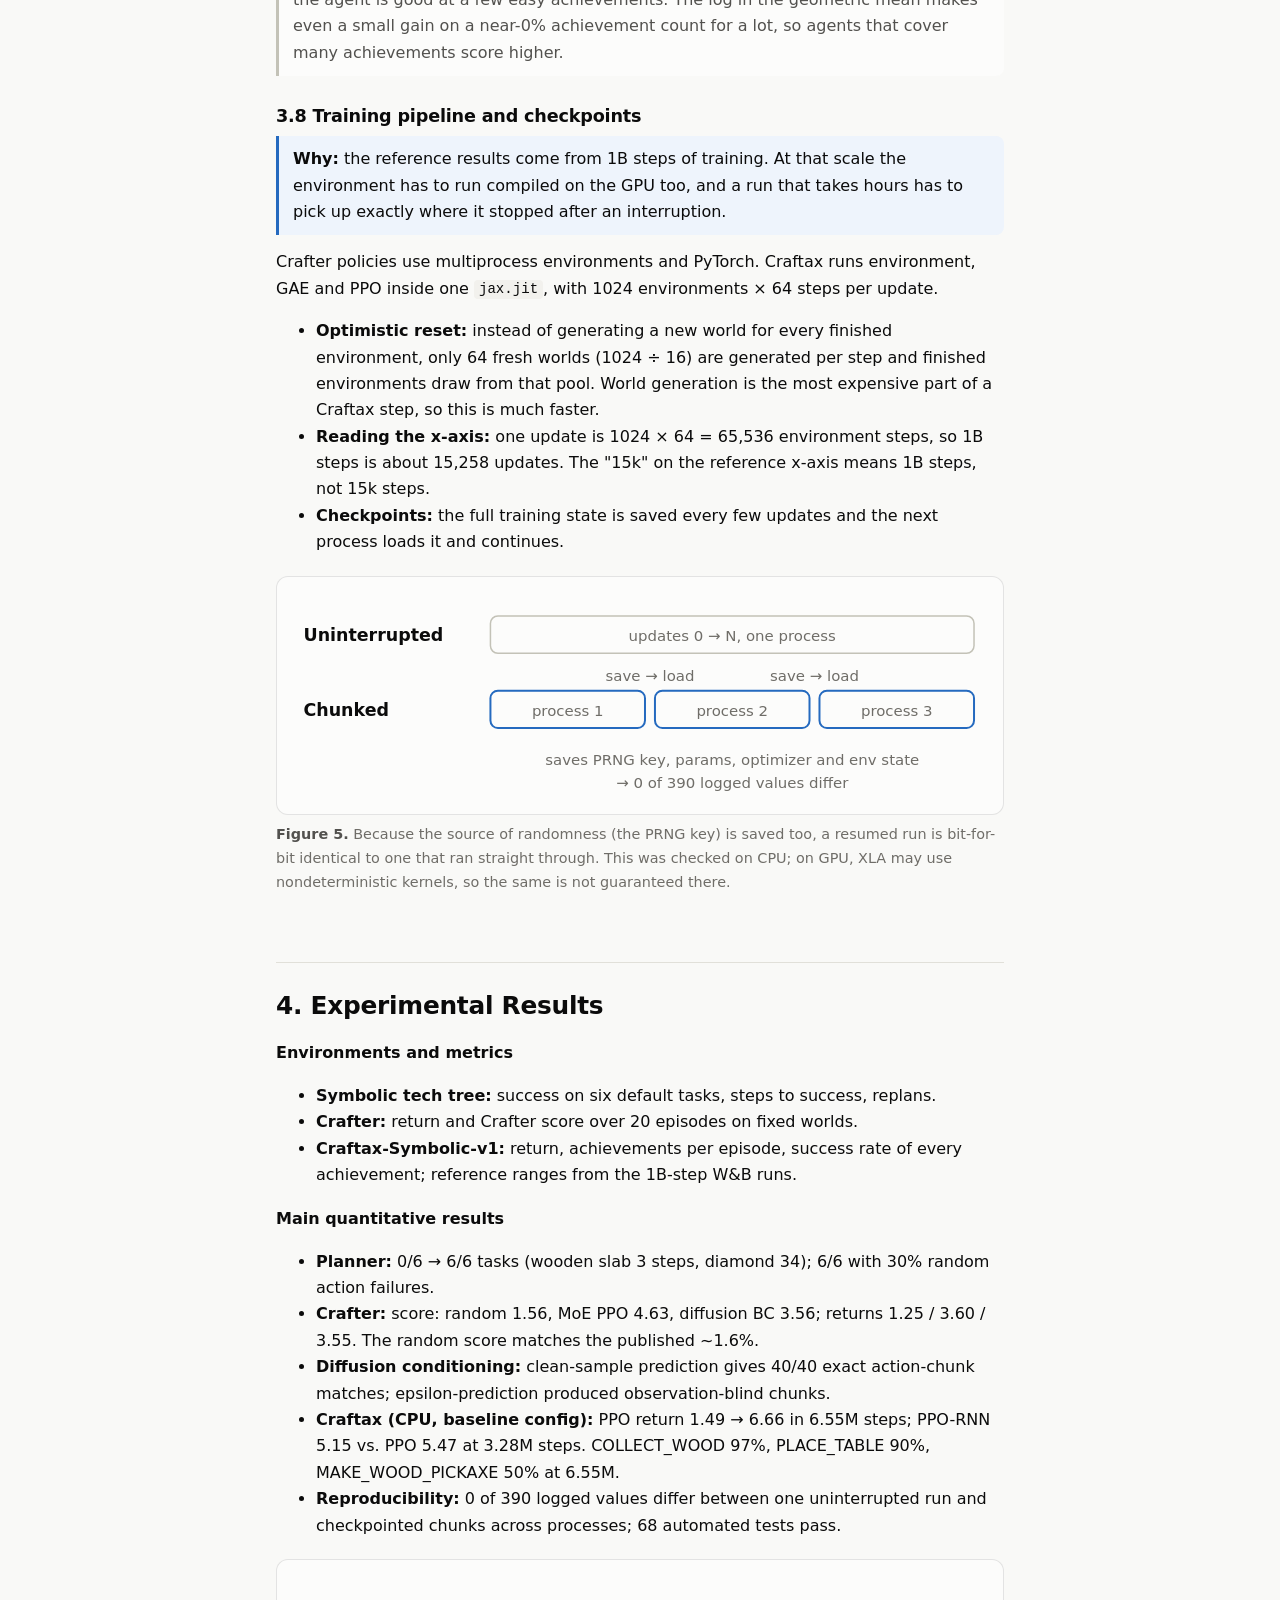
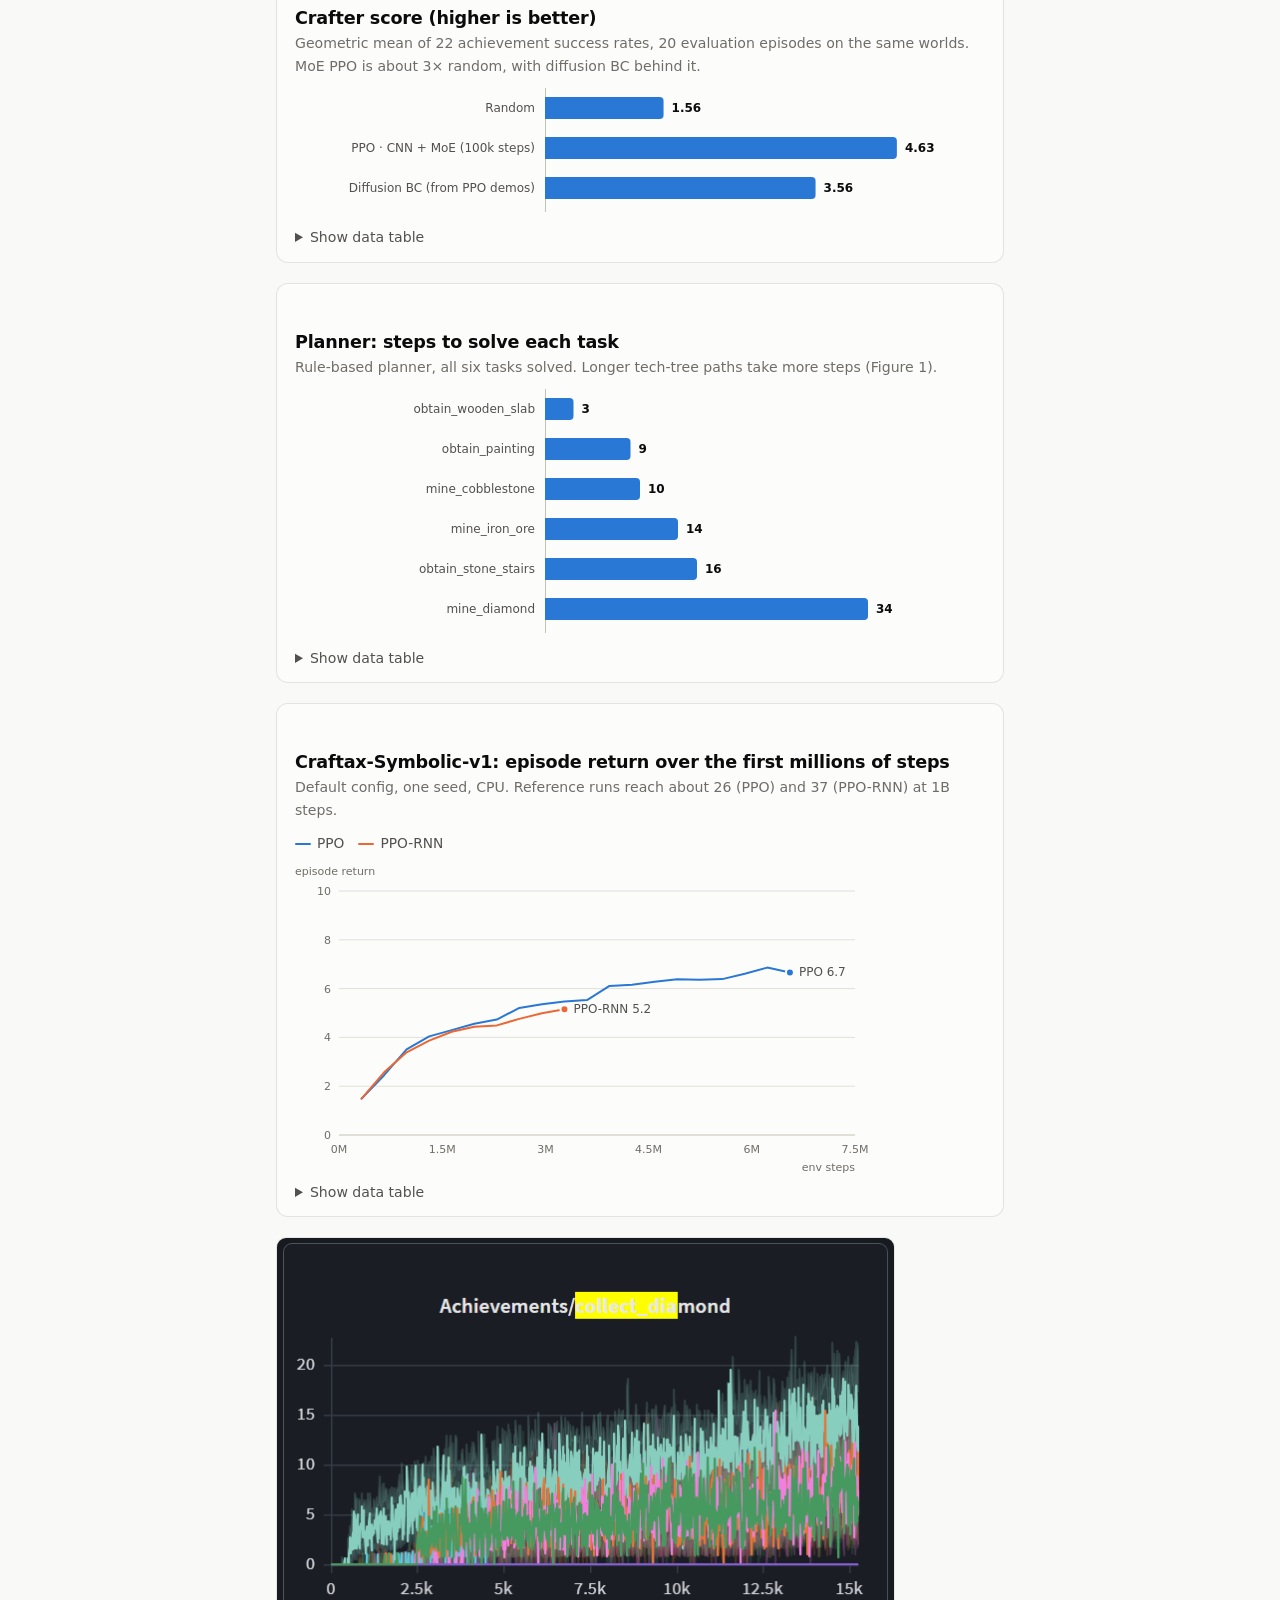
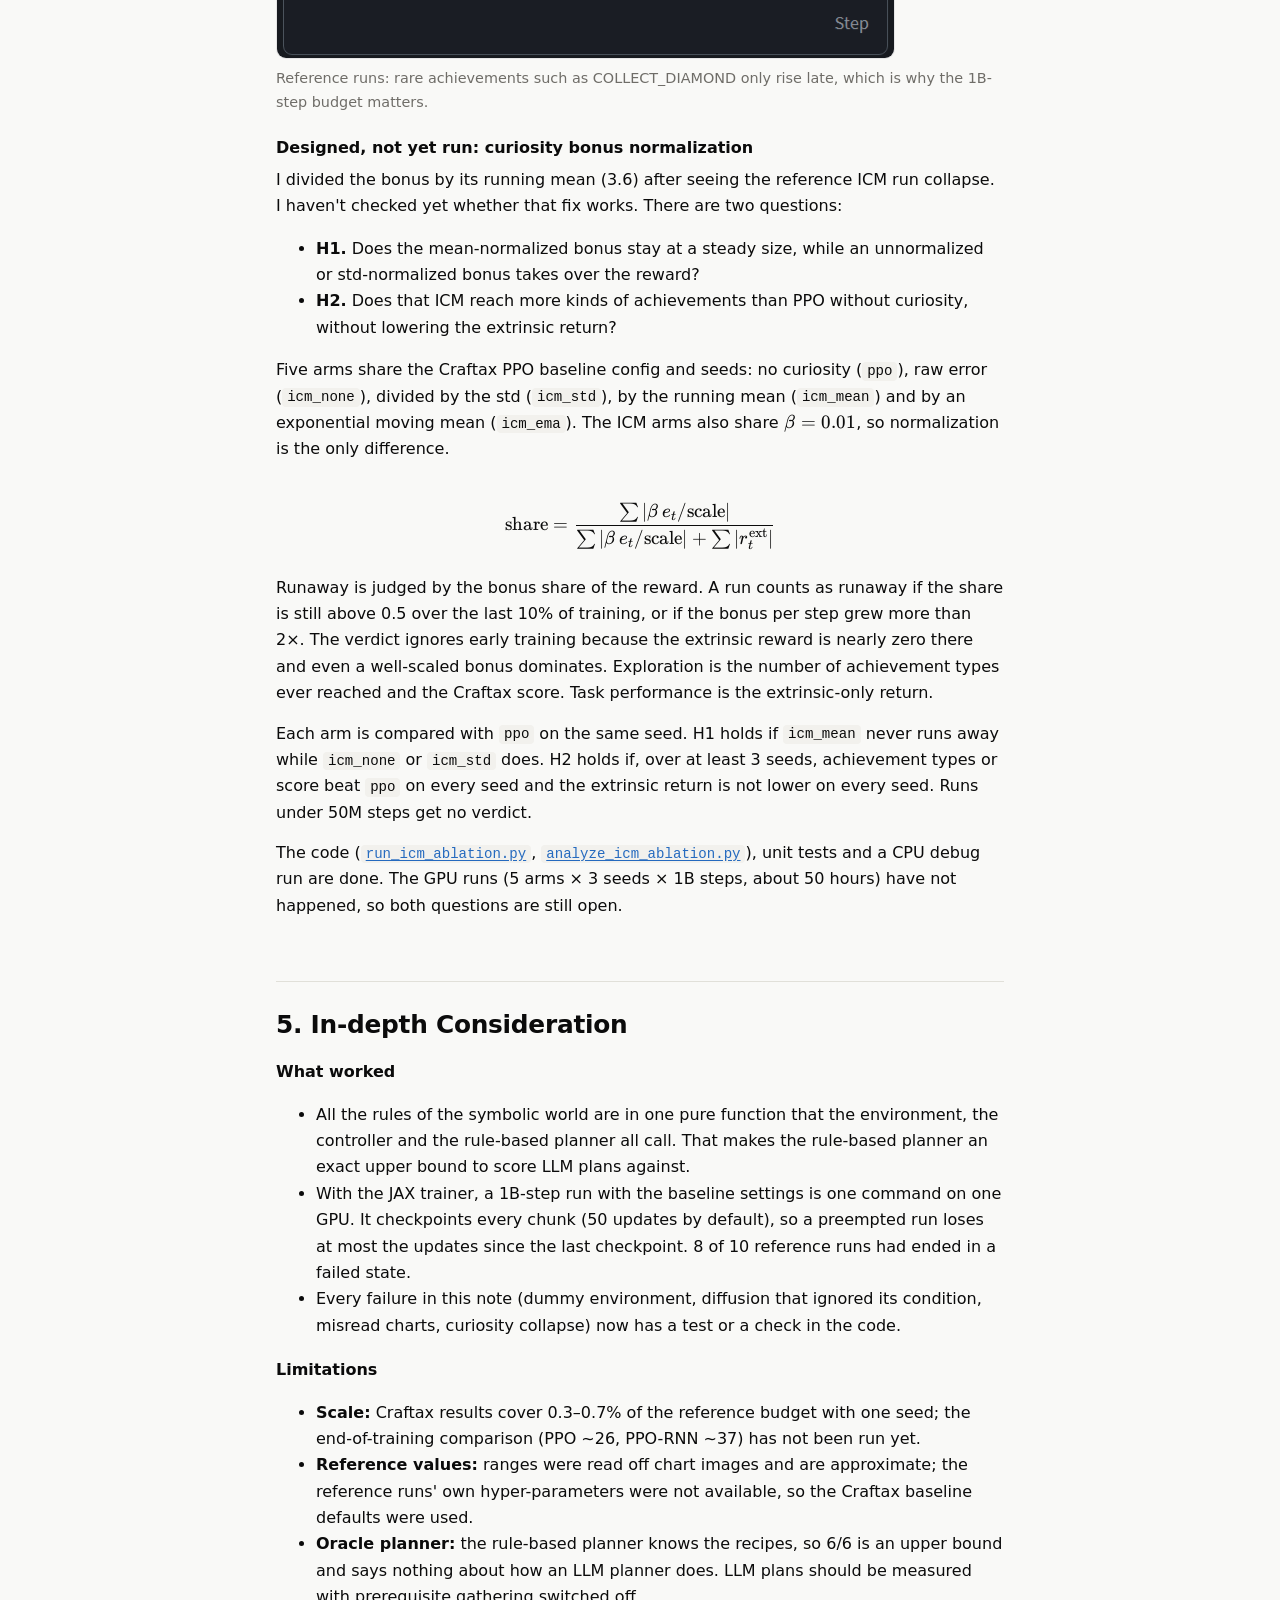
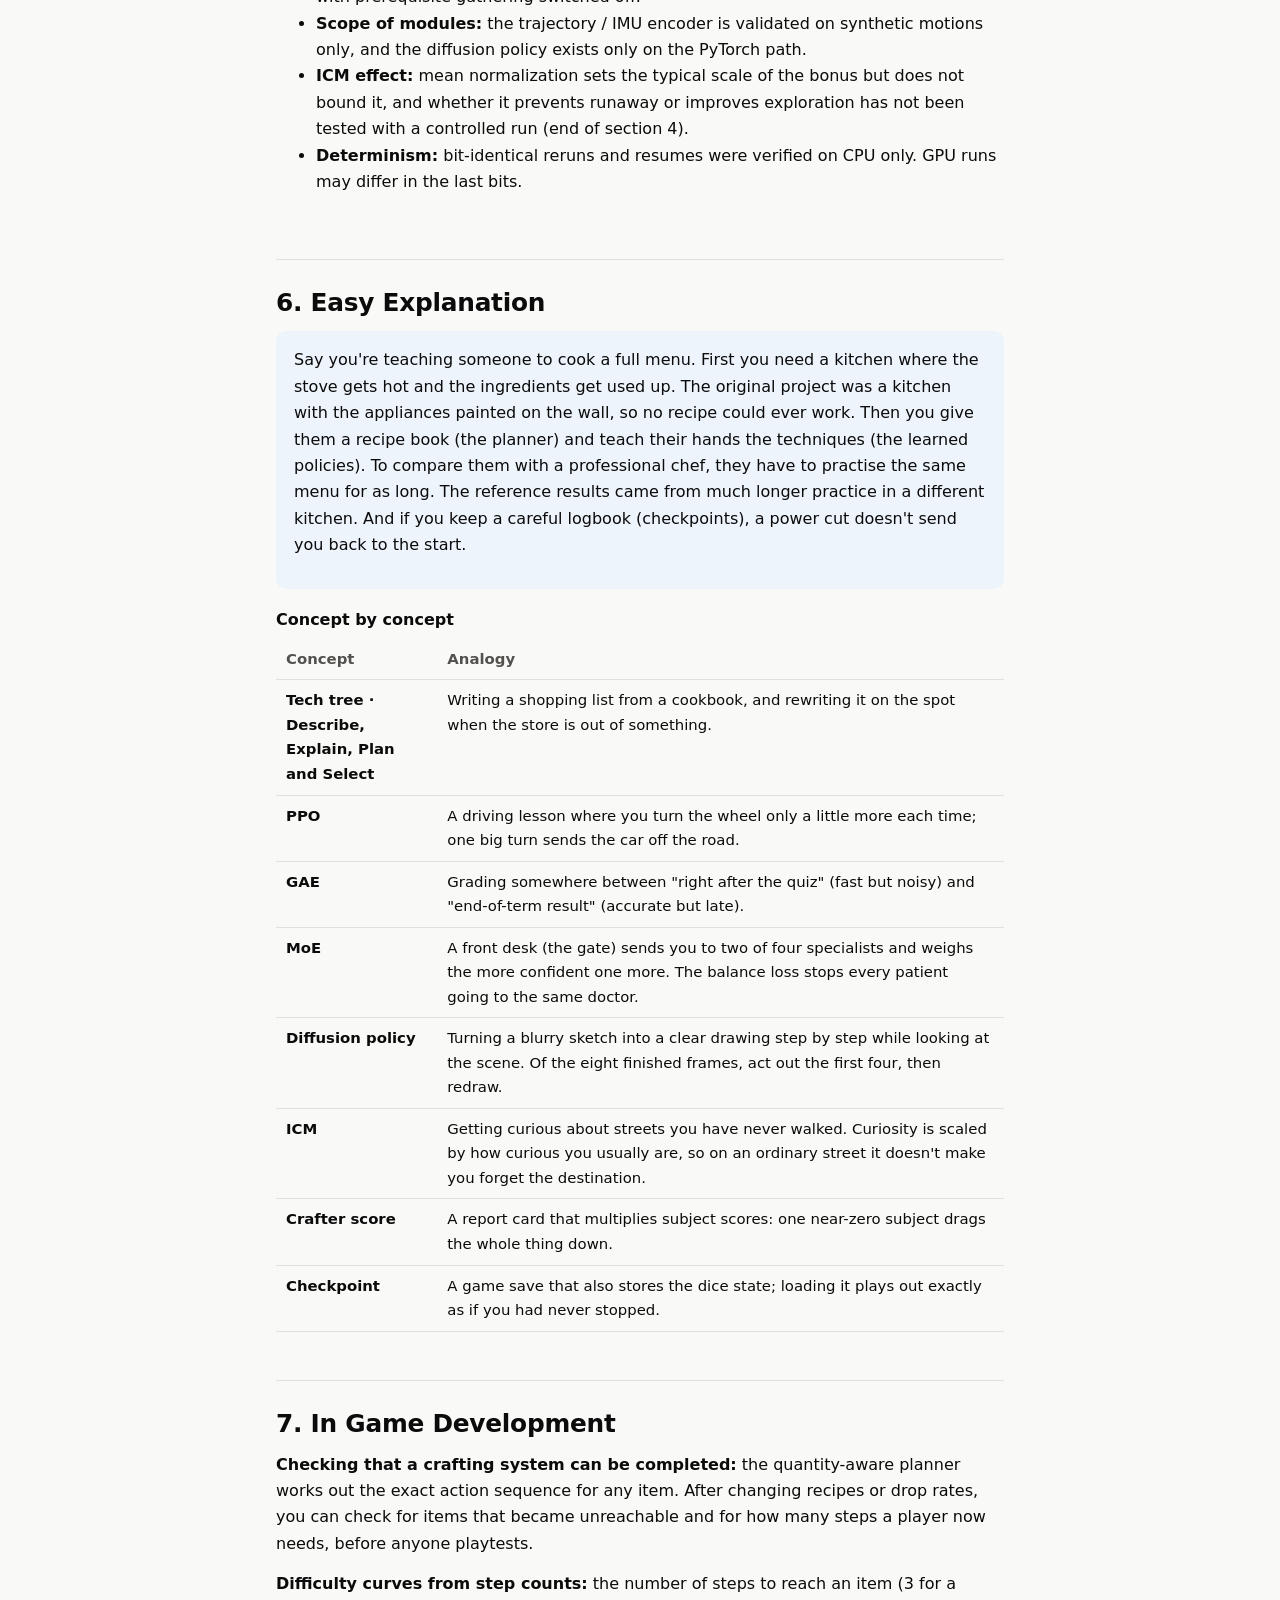
<file: docs/blog/building-diffu-moe-vlm.html>
<!doctype html>
<html lang="en">
<head>
<meta charset="utf-8">
<meta name="viewport" content="width=device-width, initial-scale=1">
<title>Diffu-MoE-VLM Research Note</title>
<meta name="description" content="Research note: planning and learning agents for open-world crafting games, from a non-functional prototype to reproducible Craftax training.">
<link rel="icon" href="data:,">
<link rel="alternate" hreflang="ko" href="../ko/blog/building-diffu-moe-vlm.html">
<link rel="stylesheet" href="../assets/site.css">
<link rel="stylesheet" href="../assets/katex/katex.min.css">
<script defer src="../assets/katex/katex.min.js"></script>
<script defer src="../assets/katex/auto-render.min.js"
  onload="renderMathInElement(document.body,{delimiters:[{left:'$$',right:'$$',display:true},{left:'\\(',right:'\\)',display:false}]})"></script>
<script>try{var t=localStorage.getItem("theme");if(t)document.documentElement.setAttribute("data-theme",t);}catch(e){}</script>
</head>
<body>
<nav class="nav" aria-label="Main">
  <div class="wrap narrow">
    <a class="brand" href="../">Diffu-MoE-VLM</a>
    <a class="link optional" href="../#key-results">Project</a>
    <a class="link optional" href="../code.html">Code</a>
    <a class="link optional" href="../reproducibility.html">Reproducibility</a>
    <a class="link" href="./">Blog</a>
    <a class="lang-switch" href="../ko/blog/building-diffu-moe-vlm.html" hreflang="ko" lang="ko">한국어</a>
    <button class="theme-toggle" type="button" aria-label="Toggle dark mode">◐</button>
  </div>
</nav>

<main class="wrap narrow article">
  <section>
    <div class="kicker">Research note</div>
    <h1>Learning to Plan and Craft in Open Worlds</h1>
    <p class="lead">From a non-functional prototype to tested planning, MoE / diffusion policies and reproducible Craftax training.</p>
    <div class="props">
      <div class="pk">Project</div><div>Diffu-MoE-VLM</div>
      <div class="pk">Author</div><div>NullXeronier</div>
      <div class="pk">Status</div><div>Research prototype · 2025–2026</div>
      <div class="pk">URL</div><div><a href="../">nullxeronier.github.io/Diffu_MoE_VLM</a></div>
      <div class="pk">Code</div><div><a href="../code.html">Browse the source</a> · <a href="../reproducibility.html">Reproducibility report</a></div>
      <div class="pk">Type</div><div><span class="tag">LLM</span><span class="tag">RL</span><span class="tag">Agent</span><span class="tag">Vision</span></div>
    </div>
    <div class="toc">
      <b>Contents</b>
<ol start="0">
        <li><a href="#prereq">Before you read</a></li>
        <li><a href="#overview">Overview</a></li>
        <li><a href="#key-points">Key points</a></li>
        <li><a href="#methodology">Methodology</a></li>
        <li><a href="#results">Experimental Results</a></li>
        <li><a href="#consideration">In-depth Consideration</a></li>
        <li><a href="#easy">Easy Explanation</a></li>
        <li><a href="#gamedev">In Game Development</a></li>
        <li><a href="#references">References</a></li>
      </ol>
    </div>
  </section>

  <section id="prereq">
    <h2>0. Before you read</h2>
    <p>You need neural networks, gradient descent and basic reinforcement-learning terms (state, action, reward). The tables below define everything else and link to the original papers. Every method in section 3 goes <b>why</b> → formula → <b>intuition</b>.</p>
    <h4>Prerequisite concepts</h4>
    <div class="table-wrap"><table class="glossary">
      <thead><tr><th>Concept</th><th>In one line</th><th>Source</th></tr></thead>
      <tbody>
        <tr><td>MDP · policy · return</td><td>A policy \(\pi\) maps states to actions; the return is the discounted sum of rewards. All training here maximizes expected return.</td><td><a href="http://incompleteideas.net/book/the-book-2nd.html">Sutton &amp; Barto</a></td></tr>
        <tr><td>PPO</td><td>A policy-gradient algorithm that clips each update so the policy cannot change too much at once.</td><td><a href="https://arxiv.org/abs/1707.06347">Schulman+ 2017</a></td></tr>
        <tr><td>GAE</td><td>Estimates how much better an action was than average (the advantage) by mixing multi-step TD errors.</td><td><a href="https://arxiv.org/abs/1506.02438">Schulman+ 2015</a></td></tr>
        <tr><td>Describe, Explain, Plan and Select</td><td>A Minecraft agent design where an LLM writes a plan and revises it when told why execution failed.</td><td><a href="https://arxiv.org/abs/2302.01560">Wang+ 2023</a></td></tr>
        <tr><td>Mixture of Experts</td><td>Several "expert" networks; a gate picks a few per input and mixes only their outputs.</td><td><a href="https://arxiv.org/abs/1701.06538">Shazeer+ 2017</a>, <a href="https://arxiv.org/abs/2101.03961">Fedus+ 2021</a></td></tr>
        <tr><td>Diffusion (DDPM · DDIM)</td><td>Learns to reverse a gradual noising process so samples can be generated from noise; DDIM samples in fewer steps.</td><td><a href="https://arxiv.org/abs/2006.11239">Ho+ 2020</a>, <a href="https://arxiv.org/abs/2010.02502">Song+ 2020</a></td></tr>
        <tr><td>Diffusion Policy</td><td>Diffusion-based imitation learning that generates action sequences instead of images.</td><td><a href="https://arxiv.org/abs/2303.04137">Chi+ 2023</a></td></tr>
        <tr><td>ICM</td><td>Gives a "curiosity" reward proportional to how badly the next state was predicted, to aid exploration.</td><td><a href="https://arxiv.org/abs/1705.05363">Pathak+ 2017</a></td></tr>
        <tr><td>Crafter</td><td>A 2D Minecraft-like benchmark: 64×64 pixels, 17 actions, 22 achievements.</td><td><a href="https://arxiv.org/abs/2109.06780">Hafner 2021</a></td></tr>
        <tr><td>Craftax</td><td>Crafter reimplemented and extended in JAX; trains for billions of steps on a GPU.</td><td><a href="https://arxiv.org/abs/2402.16801">Matthews+ 2024</a></td></tr>
        <tr><td>JAX <code>jit</code></td><td>Compiles a Python function once and runs it whole on CPU/GPU; compiling the environment too removes Python overhead.</td><td><a href="https://jax.readthedocs.io/">JAX docs</a></td></tr>
      </tbody>
    </table></div>
    <h4>Abbreviations</h4>
    <div class="table-wrap"><table class="glossary"><thead><tr><th>Abbr.</th><th>Stands for</th><th>Meaning</th></tr></thead><tbody><tr><td>LLM</td><td>Large Language Model</td><td>Large text-generating model; here it writes plans.</td></tr><tr><td>VLM</td><td>Vision-Language Model</td><td>Model that takes both images and text; part of the project&#x27;s name and original goal.</td></tr><tr><td>RL</td><td>Reinforcement Learning</td><td>Learning to act from rewards.</td></tr><tr><td>MDP</td><td>Markov Decision Process</td><td>Sequential decision problem defined by states, actions, rewards and transitions.</td></tr><tr><td>PPO</td><td>Proximal Policy Optimization</td><td>RL algorithm that clips each update to keep the new policy close to the old one.</td></tr><tr><td>PPO-RNN</td><td>PPO with a Recurrent Neural Network</td><td>PPO whose policy has GRU memory.</td></tr><tr><td>GAE</td><td>Generalized Advantage Estimation</td><td>Estimates the advantage by mixing TD errors over several steps.</td></tr><tr><td>TD</td><td>Temporal Difference</td><td>Learning from the gap between consecutive predictions; the TD error is δ.</td></tr><tr><td>MoE</td><td>Mixture of Experts</td><td>Several expert networks; a gate picks a few per input and mixes their outputs.</td></tr><tr><td>ICM</td><td>Intrinsic Curiosity Module</td><td>Predicts the next state and pays a curiosity bonus for how wrong the prediction was.</td></tr><tr><td>DDPM</td><td>Denoising Diffusion Probabilistic Model</td><td>Diffusion model that generates samples by removing noise step by step.</td></tr><tr><td>DDIM</td><td>Denoising Diffusion Implicit Model</td><td>Way to sample a DDPM in far fewer steps.</td></tr><tr><td>BC</td><td>Behavior Cloning</td><td>Imitation learning that copies the actions in demonstration data.</td></tr><tr><td>CNN</td><td>Convolutional Neural Network</td><td>Network that reads images with convolutions.</td></tr><tr><td>CLIP</td><td>Contrastive Language-Image Pre-training</td><td>Image and text encoders pre-trained to agree on matching pairs.</td></tr><tr><td>jit</td><td>just-in-time compilation</td><td>Compile a function on its first call, then run the compiled code.</td></tr><tr><td>XLA</td><td>Accelerated Linear Algebra</td><td>The compiler JAX uses to produce CPU/GPU code.</td></tr><tr><td>PRNG</td><td>Pseudo-Random Number Generator</td><td>Random number generator fixed by a seed; JAX passes it around as a key.</td></tr><tr><td>IMU</td><td>Inertial Measurement Unit</td><td>Sensor that measures acceleration and rotation rate.</td></tr><tr><td>W&amp;B</td><td>Weights &amp; Biases</td><td>Service for logging and plotting training metrics.</td></tr></tbody></table></div>
    <h4>Notation</h4>
    <div class="table-wrap"><table class="glossary">
      <thead><tr><th>Symbol</th><th>Meaning</th></tr></thead>
      <tbody>
        <tr><td>\(s_t,\ a_t,\ r_t\)</td><td>state, action and reward at time \(t\)</td></tr>
        <tr><td>\(d_t\)</td><td>episode-done flag after step \(t\) (1 when the episode ends, including by time limit)</td></tr>
        <tr><td>\(\gamma,\ \lambda\)</td><td>discount and GAE coefficient (Craftax 0.99 / 0.8, Crafter 0.95 / 0.65)</td></tr>
        <tr><td>\(V(s)\)</td><td>value function: expected return from state \(s\)</td></tr>
        <tr><td>\(\rho_t(\theta),\ \hat{A}_t\)</td><td>new-to-old policy probability ratio, advantage estimate</td></tr>
        <tr><td>\(\epsilon_{\text{clip}}\)</td><td>PPO clip range (0.2)</td></tr>
        <tr><td>\(E,\ k,\ \xi\)</td><td>number of experts (4), experts kept (2), gate noise</td></tr>
        <tr><td>\(x_0,\ \epsilon,\ \bar\alpha_t\)</td><td>clean action chunk, Gaussian noise, fraction of signal left at noise level \(t\)</td></tr>
        <tr><td>\(\phi(o)\)</td><td>encoder features of observation \(o\)</td></tr>
        <tr><td>\(\beta\)</td><td>curiosity bonus scale (0.01)</td></tr>
      </tbody>
    </table></div>
  </section>

  <section id="overview">
    <h2>1. Overview</h2>
    <h4>The problem and what I did</h4>
    <p>The goal was an agent for Minecraft-like worlds where an LLM plans and diffusion / mixture-of-experts policies act. The environment, though, returned random pixels and ignored every action, so nothing could be measured. I rebuilt it as three pipelines with tests: a <b>planner in the Describe, Explain, Plan and Select style</b> on a symbolic tech tree, <b>MoE and diffusion policies</b> on Crafter pixels, and a <b>pure-JAX Craftax trainer</b> that uses the published Craftax PPO baseline settings (the reference runs' own config was not available) and, on CPU, resumes bit-for-bit after interruption.</p>
  </section>

  <section id="key-points">
    <h2>2. Key points</h2>
    <p><b>Fix the world first.</b> With a Gymnasium tech tree that checks tools, ingredients and fuel, the default tasks went from 0/6 to 6/6. Replanning keeps them at 6/6 even when 30% of actions fail at random.</p>
    <p><b>Planning and control are measured apart.</b> With prerequisite gathering switched off, a plan that skips steps runs out of replans. Switch it on and the same plan succeeds.</p>
    <p><b>MoE PPO and diffusion cloning from pixels.</b> On Crafter, a CNN with a top-2-of-4 MoE reaches about 3× the random score in 100k CPU steps. A diffusion policy cloned from it gets close to its return.</p>
    <p><b>Read the reference charts properly.</b> They show Craftax-Symbolic at 1B steps, not Crafter at 1e5, and their x-axis counts PPO updates. The JAX pipeline runs the same environment and budget with the Craftax baseline hyper-parameters; whether those match the reference runs is unknown.</p>
    <p><b>Determinism is tested.</b> A run split into checkpointed chunks across processes matches an uninterrupted run: 0 of 390 logged values differ.</p>
  </section>

  <section id="methodology">
    <h2>3. Methodology</h2>

    <h3>3.1 Tech-tree environment</h3>
    <p class="why"><b>Why:</b> you can only tell whether a plan is correct if the world decides outcomes by fixed rules. A rules-only world without pixels is fast and deterministic, so plan quality can be measured on its own, without control skill getting in the way.</p>
    <p>The symbolic world is an MDP over an inventory \(s \in \mathbb{N}^{19}\) and macro actions \(a = (\text{verb}, \text{item})\), \(\text{verb} \in \{\text{mine}, \text{craft}, \text{smelt}\}\). An action succeeds only with the required tool and enough materials; materials are consumed, tools are not. A task succeeds when the goal item enters the inventory.</p>
    <figure>
      <div class="card diagram lg" role="img" aria-label="Tech-tree path to diamond: wood, planks, stick and table, wooden pickaxe, cobblestone, stone pickaxe, iron ore, iron ingot, iron pickaxe, diamond"><svg viewBox="0 0 560 250" xmlns="http://www.w3.org/2000/svg"><defs><marker id="a-tree" viewBox="0 0 10 10" refX="9" refY="5" markerWidth="7" markerHeight="7" orient="auto-start-reverse"><path d="M0 0 L10 5 L0 10 z" class="head"/></marker></defs><rect class="box" x="6" y="10" width="124" height="54" rx="8"/><text class="t" x="68" y="34" text-anchor="middle">Wood</text><text class="s" x="68" y="52" text-anchor="middle">mine · bare hand</text><rect class="box" x="148" y="10" width="124" height="54" rx="8"/><text class="t" x="210" y="34" text-anchor="middle">Planks</text><text class="s" x="210" y="52" text-anchor="middle">craft · 1 wood → 4</text><rect class="box" x="290" y="10" width="124" height="54" rx="8"/><text class="t" x="352" y="34" text-anchor="middle">Stick + table</text><text class="s" x="352" y="52" text-anchor="middle">craft · planks</text><rect class="box" x="432" y="10" width="124" height="54" rx="8"/><text class="t" x="494" y="34" text-anchor="middle">Wood pickaxe</text><text class="s" x="494" y="52" text-anchor="middle">craft · at table</text><rect class="box" x="432" y="100" width="124" height="54" rx="8"/><text class="t" x="494" y="124" text-anchor="middle">Cobblestone</text><text class="s" x="494" y="142" text-anchor="middle">mine · wood pick</text><rect class="box" x="290" y="100" width="124" height="54" rx="8"/><text class="t" x="352" y="124" text-anchor="middle">Stone pickaxe</text><text class="s" x="352" y="142" text-anchor="middle">craft · 3 cobble</text><rect class="box" x="148" y="100" width="124" height="54" rx="8"/><text class="t" x="210" y="124" text-anchor="middle">Iron ore</text><text class="s" x="210" y="142" text-anchor="middle">mine · stone pick</text><rect class="box" x="6" y="100" width="124" height="54" rx="8"/><text class="t" x="68" y="124" text-anchor="middle">Iron ingot</text><text class="s" x="68" y="142" text-anchor="middle">smelt · furnace</text><rect class="box" x="6" y="190" width="124" height="54" rx="8"/><text class="t" x="68" y="214" text-anchor="middle">Iron pickaxe</text><text class="s" x="68" y="232" text-anchor="middle">craft · 3 ingots</text><rect class="box accent" x="148" y="190" width="124" height="54" rx="8"/><text class="t" x="210" y="214" text-anchor="middle">Diamond</text><text class="s" x="210" y="232" text-anchor="middle">mine · iron pick</text><path class="arrow" d="M130 37 H144" marker-end="url(#a-tree)"/><path class="arrow" d="M272 37 H286" marker-end="url(#a-tree)"/><path class="arrow" d="M414 37 H428" marker-end="url(#a-tree)"/><path class="arrow" d="M494 64 V96" marker-end="url(#a-tree)"/><path class="arrow" d="M432 127 H418" marker-end="url(#a-tree)"/><path class="arrow" d="M290 127 H276" marker-end="url(#a-tree)"/><path class="arrow" d="M148 127 H134" marker-end="url(#a-tree)"/><path class="arrow" d="M68 154 V186" marker-end="url(#a-tree)"/><path class="arrow" d="M130 217 H144" marker-end="url(#a-tree)"/><text class="s" x="300" y="212">tools persist, materials are consumed</text><text class="s" x="300" y="232">longest base task: 34 steps</text></svg></div>
      <figcaption><span class="fig-num">Figure 1.</span> The path to diamond. Each box's second line is how the item is obtained and what it needs; skipping any step makes the next action fail.</figcaption>
    </figure>

    <h3>3.2 Describe, Explain, Plan and Select loop</h3>
    <p class="why"><b>Why:</b> an LLM rarely writes a perfect plan in one go. The Describe, Explain, Plan and Select approach sends back an explanation of the failure so the LLM can revise the plan, and planning mistakes get fixed while the agent is still running.</p>
    <p>The planner (an LLM or a quantity-aware rule-based fallback) emits a plan; the parser turns it into an ordered list of subgoal instances (<code>Mine cobblestone x6</code> becomes six). The selector picks the next pending instance and the controller acts. An instance completes when the matching item count increases.</p>
    <figure>
      <div class="card diagram lg" role="img" aria-label="Describe, Explain, Plan and Select loop: planner, parser, selector, controller and tech-tree environment, returning to the planner on failure"><svg viewBox="0 0 560 206" xmlns="http://www.w3.org/2000/svg"><defs><marker id="a-deps" viewBox="0 0 10 10" refX="9" refY="5" markerWidth="7" markerHeight="7" orient="auto-start-reverse"><path d="M0 0 L10 5 L0 10 z" class="head"/></marker></defs><rect class="box accent" x="10" y="10" width="160" height="56" rx="8"/><text class="t" x="90" y="34" text-anchor="middle">Planner</text><text class="s" x="90" y="52" text-anchor="middle">LLM or rule-based</text><rect class="box" x="200" y="10" width="160" height="56" rx="8"/><text class="t" x="280" y="34" text-anchor="middle">Plan parser</text><text class="s" x="280" y="52" text-anchor="middle">x6 → 6 instances</text><rect class="box" x="390" y="10" width="160" height="56" rx="8"/><text class="t" x="470" y="34" text-anchor="middle">Selector</text><text class="s" x="470" y="52" text-anchor="middle">next pending subgoal</text><rect class="box" x="390" y="140" width="160" height="56" rx="8"/><text class="t" x="470" y="164" text-anchor="middle">Controller</text><text class="s" x="470" y="182" text-anchor="middle">gathers prerequisites</text><rect class="box" x="200" y="140" width="160" height="56" rx="8"/><text class="t" x="280" y="164" text-anchor="middle">Tech-tree env</text><text class="s" x="280" y="182" text-anchor="middle">checks tools, items</text><rect class="box" x="10" y="140" width="160" height="56" rx="8"/><text class="t" x="90" y="164" text-anchor="middle">Replan check</text><text class="s" x="90" y="182" text-anchor="middle">inventory + error</text><path class="arrow" d="M170 38 H196" marker-end="url(#a-deps)"/><path class="arrow" d="M360 38 H386" marker-end="url(#a-deps)"/><path class="arrow" d="M470 66 V136" marker-end="url(#a-deps)"/><path class="arrow" d="M390 168 H364" marker-end="url(#a-deps)"/><path class="arrow" d="M200 168 H174" marker-end="url(#a-deps)"/><path class="arrow dash" d="M90 140 V70" marker-end="url(#a-deps)"/><text class="s" x="100" y="100">3 failures in a row or</text><text class="s" x="100" y="116">>50 steps on one goal → replan</text></svg></div>
      <figcaption><span class="fig-num">Figure 2.</span> The Describe, Explain, Plan and Select loop. The dashed path is replanning: the current inventory and error message go into the next planning prompt.</figcaption>
    </figure>

    <h3>3.3 PPO (Proximal Policy Optimization) and GAE (Generalized Advantage Estimation)</h3>
    <p class="why"><b>Why:</b> with policy gradients, one update that is a bit too large can wreck the policy. PPO reuses each batch for several updates but keeps the policy close to the old one. It is the usual baseline, and the reference Craftax runs use it.</p>
    <div class="math-block">$$L^{\text{CLIP}}(\theta) = \mathbb{E}_t\left[\min\left(\rho_t(\theta)\hat{A}_t,\ \operatorname{clip}\big(\rho_t(\theta), 1-\epsilon_{\text{clip}}, 1+\epsilon_{\text{clip}}\big)\hat{A}_t\right)\right],\quad \rho_t(\theta) = \frac{\pi_\theta(a_t\mid s_t)}{\pi_{\theta_{\text{old}}}(a_t\mid s_t)}$$</div>
    <div class="math-block">$$\delta_t = r_t + \gamma (1-d_t)\, V(s_{t+1}) - V(s_t),\qquad \hat{A}_t = \delta_t + \gamma\lambda\,(1-d_t)\,\hat{A}_{t+1},\qquad \hat{A}_T = 0$$</div>
    <p class="intuition"><b>Intuition:</b> actions with positive advantage \(\hat{A}_t\) become more likely and negative ones less likely. Once \(\rho_t\) moves past \(1\pm\epsilon_{\text{clip}}\) in the direction the advantage pushes, that sample stops contributing gradient. This discourages large policy changes but does not strictly bound them: with several epochs and minibatches the ratio can still end up outside the range. \(\delta_t\) is "what we got minus what we expected". The \((1-d_t)\) factors cut the recursion at episode ends, so an advantage never sums TD errors from the next episode in the same rollout. At the end of a 64-step rollout the last \(V(s_T)\) bootstraps whatever is left. \(\lambda\) trades bias for variance: \(\lambda=0\) uses one TD error, \(\lambda=1\) sums TD errors up to the episode end or the rollout end, whichever comes first. Both training paths treat an episode that ends by time limit as terminal (no bootstrap), as the Craftax baselines do; values just before the limit are slightly biased by this.</p>

    <h3>3.4 Mixture of Experts</h3>
    <p class="why"><b>Why:</b> what an agent does in Crafter varies a lot: collecting wood, fighting, crafting. If different experts handle different inputs, you can get more capacity for the same compute, and maybe experts that specialize in different skills. I haven't measured whether they actually specialize.</p>
    <p>The gate produces \(p = \operatorname{softmax}(W_g x + \xi)\) and mixes the \(k=2\) most probable experts with renormalized weights. A balance loss keeps experts evenly used.</p>
    <div class="math-block">$$y = \sum_{i \in \text{top-}k(p)} \frac{p_i}{\sum_{j\in\text{top-}k} p_j} E_i(x),\qquad L_{\text{aux}} = E \sum_{i=1}^{E} f_i\, \bar{p}_i$$</div>
    <p class="intuition"><b>Intuition:</b> \(f_i\) is the fraction of inputs routed first to expert \(i\) and \(\bar{p}_i\) its mean gate probability. Perfect balance gives \(L_{\text{aux}} = 1\); collapse onto one expert gives \(E\). Without it, whichever expert is slightly ahead early keeps getting trained and the rest go unused. The noise \(\xi\) makes the gate try other experts early in training.</p>
    <figure>
      <div class="card diagram lg" role="img" aria-label="MoE routing: the gate scores four experts and mixes the top two (E1, E3) by their renormalized probabilities"><svg viewBox="0 0 560 216" xmlns="http://www.w3.org/2000/svg"><defs><marker id="a-moe" viewBox="0 0 10 10" refX="9" refY="5" markerWidth="7" markerHeight="7" orient="auto-start-reverse"><path d="M0 0 L10 5 L0 10 z" class="head"/></marker></defs><rect class="box" x="10" y="80" width="100" height="56" rx="8"/><text class="t" x="60" y="104" text-anchor="middle">Features x</text><text class="s" x="60" y="122" text-anchor="middle">CNN output</text><rect class="box accent" x="130" y="80" width="110" height="56" rx="8"/><text class="t" x="185" y="104" text-anchor="middle">Gate</text><text class="s" x="185" y="122" text-anchor="middle">softmax + noise</text><path class="arrow" d="M110 108 H126" marker-end="url(#a-moe)"/><g class=""><rect class="box accent" x="270" y="14" width="115" height="34" rx="8"/><text class="t" x="327.5" y="36" text-anchor="middle">E1 · p=0.45</text></g><path class="arrow" d="M240 108 L266 31" marker-end="url(#a-moe)"/><path class="arrow" d="M385 31 L406 108" marker-end="url(#a-moe)"/><g class="dim"><rect class="box" x="270" y="62" width="115" height="34" rx="8"/><text class="t" x="327.5" y="84" text-anchor="middle">E2 · p=0.10</text></g><path class="arrow dash" d="M240 108 L266 79" marker-end="url(#a-moe)"/><g class=""><rect class="box accent" x="270" y="110" width="115" height="34" rx="8"/><text class="t" x="327.5" y="132" text-anchor="middle">E3 · p=0.35</text></g><path class="arrow" d="M240 108 L266 127" marker-end="url(#a-moe)"/><path class="arrow" d="M385 127 L406 108" marker-end="url(#a-moe)"/><g class="dim"><rect class="box" x="270" y="158" width="115" height="34" rx="8"/><text class="t" x="327.5" y="180" text-anchor="middle">E4 · p=0.10</text></g><path class="arrow dash" d="M240 108 L266 175" marker-end="url(#a-moe)"/><rect class="box" x="410" y="80" width="140" height="56" rx="8"/><text class="t" x="480" y="104" text-anchor="middle">Weighted sum y</text><text class="s" x="480" y="122" text-anchor="middle">0.56·E1 + 0.44·E3</text><text class="s" x="327" y="208" text-anchor="middle">only the top 2 are kept (dashed: dropped)</text></svg></div>
      <figcaption><span class="fig-num">Figure 3.</span> Example probabilities. Renormalizing the top two (0.45, 0.35) to sum to one gives 0.56 and 0.44. For simplicity the current implementation computes all four experts and then mixes only the top two outputs.</figcaption>
    </figure>

    <h3>3.5 Diffusion policy</h3>
    <p class="why"><b>Why:</b> often more than one action is fine (go around an obstacle on the left or on the right). Regression-style imitation averages them and can end up with the action in between, walking straight into the obstacle. Diffusion learns the whole action distribution and picks one of the options. Generating whole chunks also keeps short stretches of motion consistent.</p>
    <p>An action chunk of length \(H = 8\) is represented as one-hot vectors scaled to \([-1, 1]\), and the denoiser \(f_\theta\) predicts the clean chunk \(x_0\) from a noised one.</p>
    <div class="math-block">$$\mathcal{L} = \mathbb{E}_{t,\epsilon}\left\| f_\theta\!\left(\sqrt{\bar\alpha_t}\,x_0 + \sqrt{1-\bar\alpha_t}\,\epsilon,\ t,\ \phi(o)\right) - x_0 \right\|^2$$</div>
    <p class="intuition"><b>Intuition:</b> training noises the expert chunk and asks for the original back. The more noise (smaller \(\bar\alpha_t\)), the less it can be recovered without looking at the observation \(\phi(o)\). The first implementation predicted the noise \(\epsilon\) and, in our experiment, produced observation-independent chunks; switching to predicting \(x_0\) directly gave 40/40 exact chunk matches. My reading is that the noise can mostly be guessed without the observation, while the clean chunk can't.</p>
    <figure>
      <div class="card diagram lg" role="img" aria-label="Diffusion action chunk: eight noisy cells are denoised in ten steps conditioned on the observation into eight actions, and only the first four are executed"><svg viewBox="0 0 560 196" xmlns="http://www.w3.org/2000/svg"><defs><marker id="a-diff" viewBox="0 0 10 10" refX="9" refY="5" markerWidth="7" markerHeight="7" orient="auto-start-reverse"><path d="M0 0 L10 5 L0 10 z" class="head"/></marker></defs><rect x="100" y="16" width="40" height="40" rx="6" fill="var(--ink-2)" fill-opacity="0.55"/><rect class="box accent" x="100" y="112" width="40" height="40" rx="6"/><text class="t" x="120" y="137" text-anchor="middle">→</text><rect x="144" y="16" width="40" height="40" rx="6" fill="var(--ink-2)" fill-opacity="0.2"/><rect class="box accent" x="144" y="112" width="40" height="40" rx="6"/><text class="t" x="164" y="137" text-anchor="middle">→</text><rect x="188" y="16" width="40" height="40" rx="6" fill="var(--ink-2)" fill-opacity="0.7"/><rect class="box accent" x="188" y="112" width="40" height="40" rx="6"/><text class="t" x="208" y="137" text-anchor="middle">↑</text><rect x="232" y="16" width="40" height="40" rx="6" fill="var(--ink-2)" fill-opacity="0.35"/><rect class="box accent" x="232" y="112" width="40" height="40" rx="6"/><text class="t" x="252" y="137" text-anchor="middle">do</text><rect x="276" y="16" width="40" height="40" rx="6" fill="var(--ink-2)" fill-opacity="0.15"/><rect class="box" x="276" y="112" width="40" height="40" rx="6"/><text class="t" x="296" y="137" text-anchor="middle">↑</text><rect x="320" y="16" width="40" height="40" rx="6" fill="var(--ink-2)" fill-opacity="0.6"/><rect class="box" x="320" y="112" width="40" height="40" rx="6"/><text class="t" x="340" y="137" text-anchor="middle">←</text><rect x="364" y="16" width="40" height="40" rx="6" fill="var(--ink-2)" fill-opacity="0.3"/><rect class="box" x="364" y="112" width="40" height="40" rx="6"/><text class="t" x="384" y="137" text-anchor="middle">do</text><rect x="408" y="16" width="40" height="40" rx="6" fill="var(--ink-2)" fill-opacity="0.5"/><rect class="box" x="408" y="112" width="40" height="40" rx="6"/><text class="t" x="428" y="137" text-anchor="middle">→</text><text class="t" x="10" y="41">Noise x<tspan baseline-shift="sub" font-size="10">T</tspan></text><text class="t" x="10" y="137">Actions x<tspan baseline-shift="sub" font-size="10">0</tspan></text><text class="s" x="458" y="41">random start</text><text class="s" x="458" y="137">H = 8</text><path class="arrow" d="M274 62 V106" marker-end="url(#a-diff)"/><text class="s" x="286" y="80">denoise 10 steps with f<tspan baseline-shift="sub" font-size="9">θ</tspan> (DDIM)</text><text class="s" x="286" y="96">conditioned on observation φ(o)</text><path class="arrow" d="M100 166 H272"/><path class="arrow dash" d="M276 166 H448"/><text class="s" x="186" y="184" text-anchor="middle">execute first 4</text><text class="s" x="362" y="184" text-anchor="middle">discard, resample</text></svg></div>
      <figcaption><span class="fig-num">Figure 4.</span> Sampling. Ten DDIM steps turn noise into eight actions; only the first four are executed before resampling from the new observation (receding horizon).</figcaption>
    </figure>

    <h3>3.6 Curiosity bonus: ICM (Intrinsic Curiosity Module)</h3>
    <p class="why"><b>Why:</b> Crafter only gives a reward the first time an achievement is unlocked, so rewards are rare. A bonus for reaching states that are hard to predict keeps the agent exploring in between.</p>
    <div class="math-block">$$r_t = r^{\text{ext}}_t + \beta\,\frac{e_t}{\overline{e}_k},\qquad \overline{e}_k = \text{mean of all errors up to update } k,\qquad \beta = 0.01$$</div>
    <p class="intuition"><b>Intuition:</b> \(e_t\) is ICM's next-state prediction error and \(\overline{e}_k\) the mean of every error seen so far, including the current batch. Dividing by the standard deviation at first left the bonus at about 12 per step in my run, because the error's mean is much larger than its spread; it drowned out the extrinsic reward. Dividing by the running mean fixes the scale, but only on average and only while the error distribution stays put. The first batch averages exactly \(\beta\). After that, the batch average is \(\beta\) times (current mean error / all-time mean error): it drops below \(\beta\) as the forward model improves and rises above it when the agent finds states the model predicts badly. Single steps have no upper bound at all. So the normalization sets how big the bonus usually is. It can't promise the bonus stays small. The experiment at the end of section 4 is meant to find out whether it prevents runaway in practice and whether it helps exploration.</p>

    <h3>3.7 Crafter score</h3>
    <div class="math-block">$$S = \exp\Big(\frac{1}{N}\sum_{i=1}^{N} \ln(1+s_i)\Big) - 1$$</div>
    <p class="intuition"><b>Intuition:</b> \(s_i\) is the success rate (%) of achievement \(i\). An arithmetic mean is high if the agent is good at a few easy achievements. The log in the geometric mean makes even a small gain on a near-0% achievement count for a lot, so agents that cover many achievements score higher.</p>

    <h3>3.8 Training pipeline and checkpoints</h3>
    <p class="why"><b>Why:</b> the reference results come from 1B steps of training. At that scale the environment has to run compiled on the GPU too, and a run that takes hours has to pick up exactly where it stopped after an interruption.</p>
    <p>Crafter policies use multiprocess environments and PyTorch. Craftax runs environment, GAE and PPO inside one <code>jax.jit</code>, with 1024 environments × 64 steps per update.</p>
    <ul>
      <li><b>Optimistic reset:</b> instead of generating a new world for every finished environment, only 64 fresh worlds (1024 ÷ 16) are generated per step and finished environments draw from that pool. World generation is the most expensive part of a Craftax step, so this is much faster.</li>
      <li><b>Reading the x-axis:</b> one update is 1024 × 64 = 65,536 environment steps, so 1B steps is about 15,258 updates. The "15k" on the reference x-axis means 1B steps, not 15k steps.</li>
      <li><b>Checkpoints:</b> the full training state is saved every few updates and the next process loads it and continues.</li>
    </ul>
    <figure>
      <div class="card diagram lg" role="img" aria-label="Checkpoint chunks: an uninterrupted run and a run split across three processes produce the same result"><svg viewBox="0 0 560 168" xmlns="http://www.w3.org/2000/svg"><defs><marker id="a-ckpt" viewBox="0 0 10 10" refX="9" refY="5" markerWidth="7" markerHeight="7" orient="auto-start-reverse"><path d="M0 0 L10 5 L0 10 z" class="head"/></marker></defs><text class="t" x="10" y="40">Uninterrupted</text><text class="t" x="10" y="100">Chunked</text><rect class="box" x="160" y="20" width="388" height="30" rx="6"/><text class="s" x="354" y="40" text-anchor="middle">updates 0 → N, one process</text><rect class="box accent" x="160" y="80" width="124" height="30" rx="6"/><text class="s" x="222" y="100" text-anchor="middle">process 1</text><rect class="box accent" x="292" y="80" width="124" height="30" rx="6"/><text class="s" x="354" y="100" text-anchor="middle">process 2</text><rect class="box accent" x="424" y="80" width="124" height="30" rx="6"/><text class="s" x="486" y="100" text-anchor="middle">process 3</text><text class="s" x="288" y="72" text-anchor="middle">save → load</text><text class="s" x="420" y="72" text-anchor="middle">save → load</text><text class="s" x="354" y="140" text-anchor="middle">saves PRNG key, params, optimizer and env state</text><text class="s" x="354" y="158" text-anchor="middle">→ 0 of 390 logged values differ</text></svg></div>
      <figcaption><span class="fig-num">Figure 5.</span> Because the source of randomness (the PRNG key) is saved too, a resumed run is bit-for-bit identical to one that ran straight through. This was checked on CPU; on GPU, XLA may use nondeterministic kernels, so the same is not guaranteed there.</figcaption>
    </figure>
  </section>

  <section id="results">
    <h2>4. Experimental Results</h2>
    <h4>Environments and metrics</h4>
    <ul>
      <li><b>Symbolic tech tree:</b> success on six default tasks, steps to success, replans.</li>
      <li><b>Crafter:</b> return and Crafter score over 20 episodes on fixed worlds.</li>
      <li><b>Craftax-Symbolic-v1:</b> return, achievements per episode, success rate of every achievement; reference ranges from the 1B-step W&amp;B runs.</li>
    </ul>
    <h4>Main quantitative results</h4>
    <ul>
      <li><b>Planner:</b> 0/6 → 6/6 tasks (wooden slab 3 steps, diamond 34); 6/6 with 30% random action failures.</li>
      <li><b>Crafter:</b> score: random 1.56, MoE PPO 4.63, diffusion BC 3.56; returns 1.25 / 3.60 / 3.55. The random score matches the published ~1.6%.</li>
      <li><b>Diffusion conditioning:</b> clean-sample prediction gives 40/40 exact action-chunk matches; epsilon-prediction produced observation-blind chunks.</li>
      <li><b>Craftax (CPU, baseline config):</b> PPO return 1.49 → 6.66 in 6.55M steps; PPO-RNN 5.15 vs. PPO 5.47 at 3.28M steps. COLLECT_WOOD 97%, PLACE_TABLE 90%, MAKE_WOOD_PICKAXE 50% at 6.55M.</li>
      <li><b>Reproducibility:</b> 0 of 390 logged values differ between one uninterrupted run and checkpointed chunks across processes; 68 automated tests pass.</li>
    </ul>
    <div class="chart-card">
      <h3>Crafter score (higher is better)</h3>
      <p class="sub">Geometric mean of 22 achievement success rates, 20 evaluation episodes on the same worlds. MoE PPO is about 3× random, with diffusion BC behind it.</p>
      <div class="chart" id="chart-crafter"></div>
    </div>
    <div class="chart-card">
      <h3>Planner: steps to solve each task</h3>
      <p class="sub">Rule-based planner, all six tasks solved. Longer tech-tree paths take more steps (Figure 1).</p>
      <div class="chart" id="chart-planner"></div>
    </div>
    <div class="chart-card">
      <h3>Craftax-Symbolic-v1: episode return over the first millions of steps</h3>
      <p class="sub">Default config, one seed, CPU. Reference runs reach about 26 (PPO) and 37 (PPO-RNN) at 1B steps.</p>
      <div class="chart" id="chart-return"></div>
    </div>
    <figure>
      <img src="../images/achievements_collect_diamond.png" alt="COLLECT_DIAMOND success rate over 15k updates in the reference runs" width="619" height="421">
      <figcaption>Reference runs: rare achievements such as COLLECT_DIAMOND only rise late, which is why the 1B-step budget matters.</figcaption>
    </figure>
    <h4>Designed, not yet run: curiosity bonus normalization</h4>
    <p>I divided the bonus by its running mean (3.6) after seeing the reference ICM run collapse. I haven't checked yet whether that fix works. There are two questions:</p>
    <ul>
      <li><b>H1.</b> Does the mean-normalized bonus stay at a steady size, while an unnormalized or std-normalized bonus takes over the reward?</li>
      <li><b>H2.</b> Does that ICM reach more kinds of achievements than PPO without curiosity, without lowering the extrinsic return?</li>
    </ul>
    <p>Five arms share the Craftax PPO baseline config and seeds: no curiosity (<code>ppo</code>), raw error (<code>icm_none</code>), divided by the std (<code>icm_std</code>), by the running mean (<code>icm_mean</code>) and by an exponential moving mean (<code>icm_ema</code>). The ICM arms also share \(\beta = 0.01\), so normalization is the only difference.</p>
    <div class="math-block">$$\text{share} = \frac{\sum |\beta\, e_t / \text{scale}|}{\sum |\beta\, e_t / \text{scale}| + \sum |r^{\text{ext}}_t|}$$</div>
    <p>Runaway is judged by the bonus share of the reward. A run counts as runaway if the share is still above 0.5 over the last 10% of training, or if the bonus per step grew more than 2×. The verdict ignores early training because the extrinsic reward is nearly zero there and even a well-scaled bonus dominates. Exploration is the number of achievement types ever reached and the Craftax score. Task performance is the extrinsic-only return.</p>
    <p>Each arm is compared with <code>ppo</code> on the same seed. H1 holds if <code>icm_mean</code> never runs away while <code>icm_none</code> or <code>icm_std</code> does. H2 holds if, over at least 3 seeds, achievement types or score beat <code>ppo</code> on every seed and the extrinsic return is not lower on every seed. Runs under 50M steps get no verdict.</p>
    <p>The code (<a href="../code.html#f=run_icm_ablation.py"><code>run_icm_ablation.py</code></a>, <a href="../code.html#f=analyze_icm_ablation.py"><code>analyze_icm_ablation.py</code></a>), unit tests and a CPU debug run are done. The GPU runs (5 arms × 3 seeds × 1B steps, about 50 hours) have not happened, so both questions are still open.</p>
  </section>

  <section id="consideration">
    <h2>5. In-depth Consideration</h2>
    <h4>What worked</h4>
    <ul>
      <li>All the rules of the symbolic world are in one pure function that the environment, the controller and the rule-based planner all call. That makes the rule-based planner an exact upper bound to score LLM plans against.</li>
      <li>With the JAX trainer, a 1B-step run with the baseline settings is one command on one GPU. It checkpoints every chunk (50 updates by default), so a preempted run loses at most the updates since the last checkpoint. 8 of 10 reference runs had ended in a failed state.</li>
      <li>Every failure in this note (dummy environment, diffusion that ignored its condition, misread charts, curiosity collapse) now has a test or a check in the code.</li>
    </ul>
    <h4>Limitations</h4>
    <ul>
      <li><b>Scale:</b> Craftax results cover 0.3–0.7% of the reference budget with one seed; the end-of-training comparison (PPO ~26, PPO-RNN ~37) has not been run yet.</li>
      <li><b>Reference values:</b> ranges were read off chart images and are approximate; the reference runs' own hyper-parameters were not available, so the Craftax baseline defaults were used.</li>
      <li><b>Oracle planner:</b> the rule-based planner knows the recipes, so 6/6 is an upper bound and says nothing about how an LLM planner does. LLM plans should be measured with prerequisite gathering switched off.</li>
      <li><b>Scope of modules:</b> the trajectory / IMU encoder is validated on synthetic motions only, and the diffusion policy exists only on the PyTorch path.</li>
      <li><b>ICM effect:</b> mean normalization sets the typical scale of the bonus but does not bound it, and whether it prevents runaway or improves exploration has not been tested with a controlled run (end of section 4).</li>
      <li><b>Determinism:</b> bit-identical reruns and resumes were verified on CPU only. GPU runs may differ in the last bits.</li>
    </ul>
  </section>

  <section id="easy">
    <h2>6. Easy Explanation</h2>
    <div class="analogy">
      <p>Say you're teaching someone to cook a full menu. First you need a kitchen where the stove gets hot and the ingredients get used up. The original project was a kitchen with the appliances painted on the wall, so no recipe could ever work. Then you give them a recipe book (the planner) and teach their hands the techniques (the learned policies). To compare them with a professional chef, they have to practise the same menu for as long. The reference results came from much longer practice in a different kitchen. And if you keep a careful logbook (checkpoints), a power cut doesn't send you back to the start.</p>
    </div>
    <h4>Concept by concept</h4>
    <div class="table-wrap"><table class="glossary">
      <thead><tr><th>Concept</th><th>Analogy</th></tr></thead>
      <tbody>
        <tr><td>Tech tree · Describe, Explain, Plan and Select</td><td>Writing a shopping list from a cookbook, and rewriting it on the spot when the store is out of something.</td></tr>
        <tr><td>PPO</td><td>A driving lesson where you turn the wheel only a little more each time; one big turn sends the car off the road.</td></tr>
        <tr><td>GAE</td><td>Grading somewhere between "right after the quiz" (fast but noisy) and "end-of-term result" (accurate but late).</td></tr>
        <tr><td>MoE</td><td>A front desk (the gate) sends you to two of four specialists and weighs the more confident one more. The balance loss stops every patient going to the same doctor.</td></tr>
        <tr><td>Diffusion policy</td><td>Turning a blurry sketch into a clear drawing step by step while looking at the scene. Of the eight finished frames, act out the first four, then redraw.</td></tr>
        <tr><td>ICM</td><td>Getting curious about streets you have never walked. Curiosity is scaled by how curious you usually are, so on an ordinary street it doesn't make you forget the destination.</td></tr>
        <tr><td>Crafter score</td><td>A report card that multiplies subject scores: one near-zero subject drags the whole thing down.</td></tr>
        <tr><td>Checkpoint</td><td>A game save that also stores the dice state; loading it plays out exactly as if you had never stopped.</td></tr>
      </tbody>
    </table></div>
  </section>

  <section id="gamedev">
    <h2>7. In Game Development</h2>
    <p><b>Checking that a crafting system can be completed:</b> the quantity-aware planner works out the exact action sequence for any item. After changing recipes or drop rates, you can check for items that became unreachable and for how many steps a player now needs, before anyone playtests.</p>
    <p><b>Difficulty curves from step counts:</b> the number of steps to reach an item (3 for a wooden slab, 34 for a diamond in the toy tree) tracks progression pacing directly. It can be computed automatically and compared from one balance patch to the next.</p>
    <p><b>Hybrid NPCs:</b> a planner picks goals and learned or scripted skills carry them out. Because the plan is text, you can see why an NPC did something, and the low-level control stays as reliable as before. When something fails, such as a blocked path or a missing resource, the NPC replans.</p>
    <p><b>Automated playtesting at scale:</b> the JAX pipeline runs tens of thousands of game steps per second on one GPU. Runs are deterministic and can resume, so an agent-based regression test gives the same result on every build.</p>
    <p><b>Bigger models within a frame budget:</b> a top-2-of-4 MoE mixes only two experts per input. If only those two were actually computed (the current code still runs all four, to keep it simple), a larger NPC policy could fit in a real-time frame budget.</p>
    <p><a href="../">← Back to the project page</a></p>
  </section>
  <section id="references">
    <h2>8. References</h2>
    <ol class="refs">
      <li>R. Sutton, A. Barto. <i>Reinforcement Learning: An Introduction</i>, 2nd ed., 2018. <a href="http://incompleteideas.net/book/the-book-2nd.html">link</a></li>
      <li>J. Schulman et al. Proximal Policy Optimization Algorithms. 2017. <a href="https://arxiv.org/abs/1707.06347">arXiv:1707.06347</a></li>
      <li>J. Schulman et al. High-Dimensional Continuous Control Using Generalized Advantage Estimation. 2015. <a href="https://arxiv.org/abs/1506.02438">arXiv:1506.02438</a></li>
      <li>Z. Wang et al. Describe, Explain, Plan and Select: Interactive Planning with LLMs Enables Open-World Multi-Task Agents. 2023. <a href="https://arxiv.org/abs/2302.01560">arXiv:2302.01560</a></li>
      <li>N. Shazeer et al. Outrageously Large Neural Networks: The Sparsely-Gated Mixture-of-Experts Layer. 2017. <a href="https://arxiv.org/abs/1701.06538">arXiv:1701.06538</a></li>
      <li>W. Fedus, B. Zoph, N. Shazeer. Switch Transformers. 2021. <a href="https://arxiv.org/abs/2101.03961">arXiv:2101.03961</a></li>
      <li>J. Ho, A. Jain, P. Abbeel. Denoising Diffusion Probabilistic Models. 2020. <a href="https://arxiv.org/abs/2006.11239">arXiv:2006.11239</a></li>
      <li>J. Song, C. Meng, S. Ermon. Denoising Diffusion Implicit Models. 2020. <a href="https://arxiv.org/abs/2010.02502">arXiv:2010.02502</a></li>
      <li>C. Chi et al. Diffusion Policy: Visuomotor Policy Learning via Action Diffusion. 2023. <a href="https://arxiv.org/abs/2303.04137">arXiv:2303.04137</a></li>
      <li>D. Pathak et al. Curiosity-driven Exploration by Self-supervised Prediction. 2017. <a href="https://arxiv.org/abs/1705.05363">arXiv:1705.05363</a></li>
      <li>D. Hafner. Benchmarking the Spectrum of Agent Capabilities (Crafter). 2021. <a href="https://arxiv.org/abs/2109.06780">arXiv:2109.06780</a></li>
      <li>M. Matthews et al. Craftax: A Lightning-Fast Benchmark for Open-Ended Reinforcement Learning. 2024. <a href="https://arxiv.org/abs/2402.16801">arXiv:2402.16801</a></li>
    </ol>
  </section>
</main>

<footer><div class="wrap narrow">Diffu-MoE-VLM · research note · <a href="../ko/blog/building-diffu-moe-vlm.html" hreflang="ko">한국어</a></div></footer>
<script src="../assets/data.js"></script>
<script src="../assets/site.js"></script>
<script src="../assets/project-charts.js"></script>
</body>
</html>
</file>
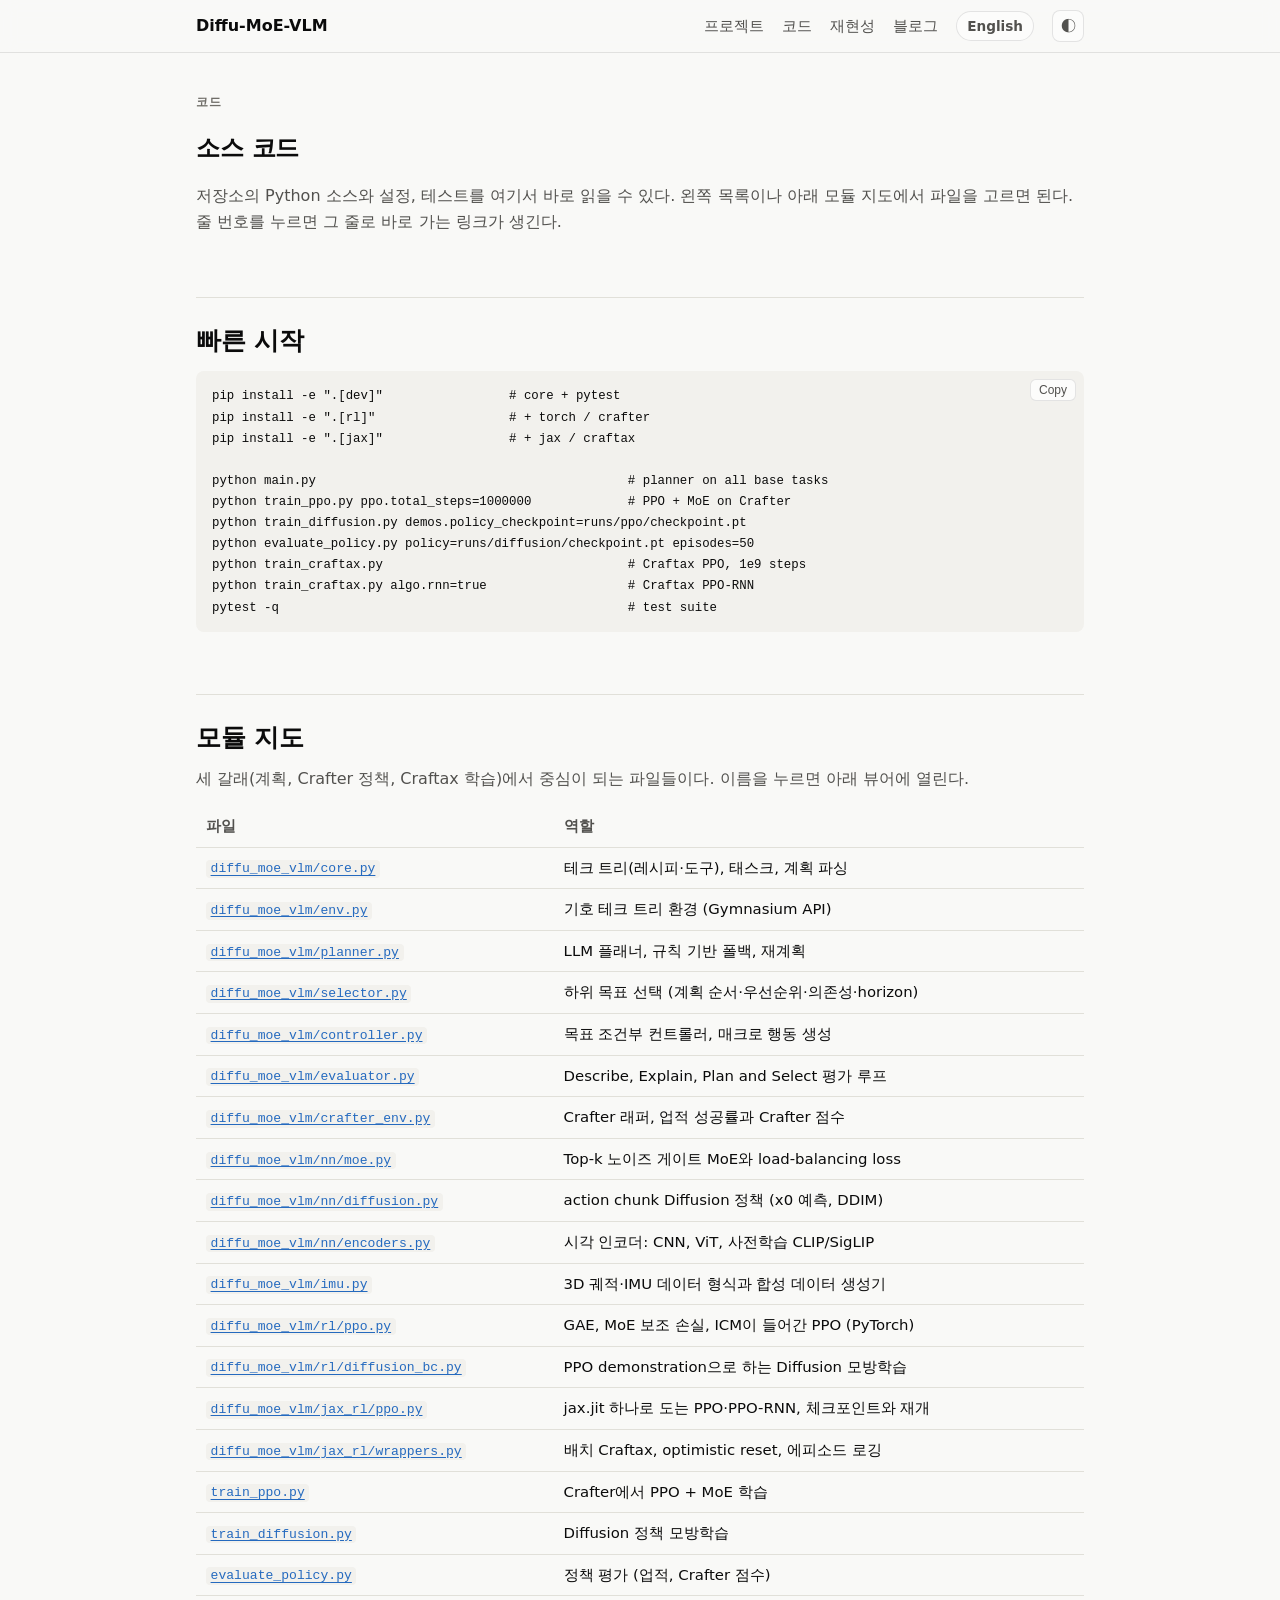
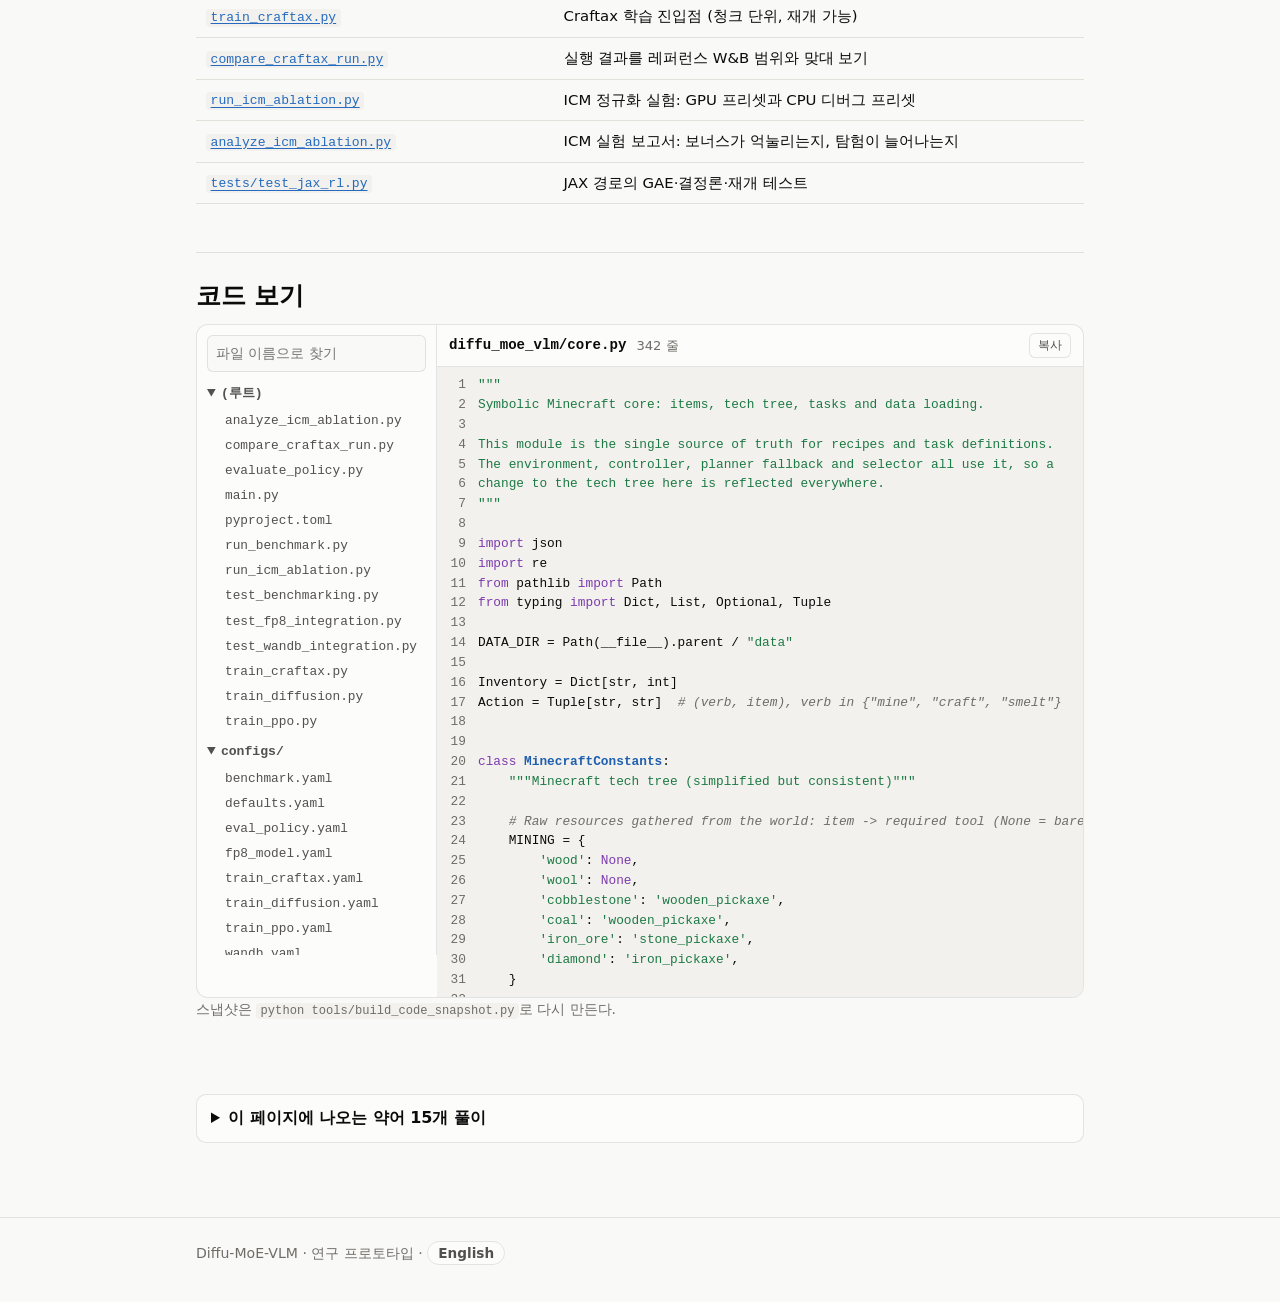
<file: docs/ko/code.html>
<!doctype html>
<html lang="ko">
<head>
<meta charset="utf-8">
<meta name="viewport" content="width=device-width, initial-scale=1">
<title>Diffu-MoE-VLM 코드</title>
<meta name="description" content="Diffu-MoE-VLM 소스 코드, 모듈 지도와 빠른 시작.">
<link rel="icon" href="data:,">
<link rel="alternate" hreflang="en" href="../code.html">
<link rel="stylesheet" href="../assets/site.css">
<script>try{var t=localStorage.getItem("theme");if(t)document.documentElement.setAttribute("data-theme",t);}catch(e){}</script>
</head>
<body>
<nav class="nav" aria-label="메인">
  <div class="wrap">
    <a class="brand" href="./">Diffu-MoE-VLM</a>
    <a class="link optional" href="./#key-results">프로젝트</a>
    <a class="link optional" href="code.html" aria-current="page">코드</a>
    <a class="link optional" href="reproducibility.html">재현성</a>
    <a class="link" href="blog/">블로그</a>
    <a class="lang-switch" href="../code.html" hreflang="en" lang="en">English</a>
    <button class="theme-toggle" type="button" aria-label="다크 모드 전환">◐</button>
  </div>
</nav>
<main class="wrap">
  <section>
    <div class="kicker">코드</div>
    <h1>소스 코드</h1>
    <p class="ink-2">저장소의 Python 소스와 설정, 테스트를 여기서 바로 읽을 수 있다. 왼쪽 목록이나 아래 모듈 지도에서 파일을 고르면 된다. 줄 번호를 누르면 그 줄로 바로 가는 링크가 생긴다.</p>
  </section>
  <section id="quick-start">
    <h2>빠른 시작</h2>
<div class="bibtex"><button class="copy-btn" type="button" data-target="quick">Copy</button><pre id="quick"><code>pip install -e &quot;.[dev]&quot;                 # core + pytest
pip install -e &quot;.[rl]&quot;                  # + torch / crafter
pip install -e &quot;.[jax]&quot;                 # + jax / craftax

python main.py                                          # planner on all base tasks
python train_ppo.py ppo.total_steps=1000000             # PPO + MoE on Crafter
python train_diffusion.py demos.policy_checkpoint=runs/ppo/checkpoint.pt
python evaluate_policy.py policy=runs/diffusion/checkpoint.pt episodes=50
python train_craftax.py                                 # Craftax PPO, 1e9 steps
python train_craftax.py algo.rnn=true                   # Craftax PPO-RNN
pytest -q                                               # test suite</code></pre></div>
  </section>
  <section id="modules">
    <h2>모듈 지도</h2>
    <p class="ink-2">세 갈래(계획, Crafter 정책, Craftax 학습)에서 중심이 되는 파일들이다. 이름을 누르면 아래 뷰어에 열린다.</p>
    <div class="table-wrap"><table>
      <thead><tr><th>파일</th><th>역할</th></tr></thead>
      <tbody>
        <tr><td><a href="#f=diffu_moe_vlm/core.py"><code>diffu_moe_vlm/core.py</code></a></td><td>테크 트리(레시피·도구), 태스크, 계획 파싱</td></tr>
        <tr><td><a href="#f=diffu_moe_vlm/env.py"><code>diffu_moe_vlm/env.py</code></a></td><td>기호 테크 트리 환경 (Gymnasium API)</td></tr>
        <tr><td><a href="#f=diffu_moe_vlm/planner.py"><code>diffu_moe_vlm/planner.py</code></a></td><td>LLM 플래너, 규칙 기반 폴백, 재계획</td></tr>
        <tr><td><a href="#f=diffu_moe_vlm/selector.py"><code>diffu_moe_vlm/selector.py</code></a></td><td>하위 목표 선택 (계획 순서·우선순위·의존성·horizon)</td></tr>
        <tr><td><a href="#f=diffu_moe_vlm/controller.py"><code>diffu_moe_vlm/controller.py</code></a></td><td>목표 조건부 컨트롤러, 매크로 행동 생성</td></tr>
        <tr><td><a href="#f=diffu_moe_vlm/evaluator.py"><code>diffu_moe_vlm/evaluator.py</code></a></td><td>Describe, Explain, Plan and Select 평가 루프</td></tr>
        <tr><td><a href="#f=diffu_moe_vlm/crafter_env.py"><code>diffu_moe_vlm/crafter_env.py</code></a></td><td>Crafter 래퍼, 업적 성공률과 Crafter 점수</td></tr>
        <tr><td><a href="#f=diffu_moe_vlm/nn/moe.py"><code>diffu_moe_vlm/nn/moe.py</code></a></td><td>Top-k 노이즈 게이트 MoE와 load-balancing loss</td></tr>
        <tr><td><a href="#f=diffu_moe_vlm/nn/diffusion.py"><code>diffu_moe_vlm/nn/diffusion.py</code></a></td><td>action chunk Diffusion 정책 (x0 예측, DDIM)</td></tr>
        <tr><td><a href="#f=diffu_moe_vlm/nn/encoders.py"><code>diffu_moe_vlm/nn/encoders.py</code></a></td><td>시각 인코더: CNN, ViT, 사전학습 CLIP/SigLIP</td></tr>
        <tr><td><a href="#f=diffu_moe_vlm/imu.py"><code>diffu_moe_vlm/imu.py</code></a></td><td>3D 궤적·IMU 데이터 형식과 합성 데이터 생성기</td></tr>
        <tr><td><a href="#f=diffu_moe_vlm/rl/ppo.py"><code>diffu_moe_vlm/rl/ppo.py</code></a></td><td>GAE, MoE 보조 손실, ICM이 들어간 PPO (PyTorch)</td></tr>
        <tr><td><a href="#f=diffu_moe_vlm/rl/diffusion_bc.py"><code>diffu_moe_vlm/rl/diffusion_bc.py</code></a></td><td>PPO demonstration으로 하는 Diffusion 모방학습</td></tr>
        <tr><td><a href="#f=diffu_moe_vlm/jax_rl/ppo.py"><code>diffu_moe_vlm/jax_rl/ppo.py</code></a></td><td>jax.jit 하나로 도는 PPO·PPO-RNN, 체크포인트와 재개</td></tr>
        <tr><td><a href="#f=diffu_moe_vlm/jax_rl/wrappers.py"><code>diffu_moe_vlm/jax_rl/wrappers.py</code></a></td><td>배치 Craftax, optimistic reset, 에피소드 로깅</td></tr>
        <tr><td><a href="#f=train_ppo.py"><code>train_ppo.py</code></a></td><td>Crafter에서 PPO + MoE 학습</td></tr>
        <tr><td><a href="#f=train_diffusion.py"><code>train_diffusion.py</code></a></td><td>Diffusion 정책 모방학습</td></tr>
        <tr><td><a href="#f=evaluate_policy.py"><code>evaluate_policy.py</code></a></td><td>정책 평가 (업적, Crafter 점수)</td></tr>
        <tr><td><a href="#f=train_craftax.py"><code>train_craftax.py</code></a></td><td>Craftax 학습 진입점 (청크 단위, 재개 가능)</td></tr>
        <tr><td><a href="#f=compare_craftax_run.py"><code>compare_craftax_run.py</code></a></td><td>실행 결과를 레퍼런스 W&B 범위와 맞대 보기</td></tr>
        <tr><td><a href="#f=run_icm_ablation.py"><code>run_icm_ablation.py</code></a></td><td>ICM 정규화 실험: GPU 프리셋과 CPU 디버그 프리셋</td></tr>
        <tr><td><a href="#f=analyze_icm_ablation.py"><code>analyze_icm_ablation.py</code></a></td><td>ICM 실험 보고서: 보너스가 억눌리는지, 탐험이 늘어나는지</td></tr>
        <tr><td><a href="#f=tests/test_jax_rl.py"><code>tests/test_jax_rl.py</code></a></td><td>JAX 경로의 GAE·결정론·재개 테스트</td></tr>
      </tbody>
    </table></div>
  </section>
  <section id="browse">
    <h2>코드 보기</h2>
    <div class="code-viewer" id="code-viewer" data-default="diffu_moe_vlm/core.py"></div>
    <p class="muted small">스냅샷은 <code>python tools/build_code_snapshot.py</code>로 다시 만든다.</p>
  </section>
  <section>
    <details class="toggle" id="abbreviations"><summary>이 페이지에 나오는 약어 15개 풀이</summary>
    <div class="table-wrap"><table class="glossary"><thead><tr><th>약어</th><th>풀이</th><th>뜻</th></tr></thead><tbody><tr><td>LLM</td><td>Large Language Model</td><td>글을 생성하는 대규모 언어 모델. 여기서는 계획을 쓴다.</td></tr><tr><td>VLM</td><td>Vision-Language Model</td><td>이미지와 글을 함께 다루는 모델. 프로젝트 이름에 들어 있는 원래 목표.</td></tr><tr><td>PPO</td><td>Proximal Policy Optimization</td><td>업데이트 폭을 잘라 새 정책이 옛 정책에서 멀어지지 않게 하는 강화학습 알고리즘.</td></tr><tr><td>PPO-RNN</td><td>PPO with a Recurrent Neural Network</td><td>정책에 GRU 기억을 넣은 PPO.</td></tr><tr><td>GAE</td><td>Generalized Advantage Estimation</td><td>여러 스텝의 TD 오차를 섞어 advantage를 추정하는 방법.</td></tr><tr><td>MoE</td><td>Mixture of Experts</td><td>expert 네트워크 여러 개 중 게이트가 입력마다 고른 몇 개의 출력만 섞는 구조.</td></tr><tr><td>ICM</td><td>Intrinsic Curiosity Module</td><td>다음 상태를 예측하고, 틀린 만큼 호기심 보너스를 주는 모듈.</td></tr><tr><td>DDIM</td><td>Denoising Diffusion Implicit Model</td><td>DDPM을 훨씬 적은 단계로 샘플링하는 방법.</td></tr><tr><td>CNN</td><td>Convolutional Neural Network</td><td>합성곱으로 이미지를 읽는 신경망.</td></tr><tr><td>ViT</td><td>Vision Transformer</td><td>이미지를 패치로 잘라 트랜스포머로 읽는 모델.</td></tr><tr><td>CLIP</td><td>Contrastive Language-Image Pre-training</td><td>짝이 맞는 이미지와 글이 가까워지도록 사전학습한 인코더.</td></tr><tr><td>SigLIP</td><td>Sigmoid Loss for Language-Image Pre-training</td><td>CLIP의 손실을 sigmoid로 바꾼 변형.</td></tr><tr><td>jit</td><td>just-in-time compilation</td><td>처음 호출할 때 함수를 컴파일해 두고 그 뒤로는 컴파일된 코드로 돌린다.</td></tr><tr><td>IMU</td><td>Inertial Measurement Unit</td><td>가속도와 각속도를 재는 센서.</td></tr><tr><td>W&amp;B</td><td>Weights &amp; Biases</td><td>학습 지표를 기록하고 그래프로 보여 주는 서비스.</td></tr></tbody></table></div>
    </details>
  </section>
</main>
<footer><div class="wrap">Diffu-MoE-VLM · 연구 프로토타입 · <a class="lang-switch" href="../code.html" hreflang="en" lang="en">English</a></div></footer>
<script src="../assets/site.js"></script>
<script src="../assets/code-snapshot.js"></script>
<script src="../assets/code-viewer.js"></script>
</body>
</html>
</file>
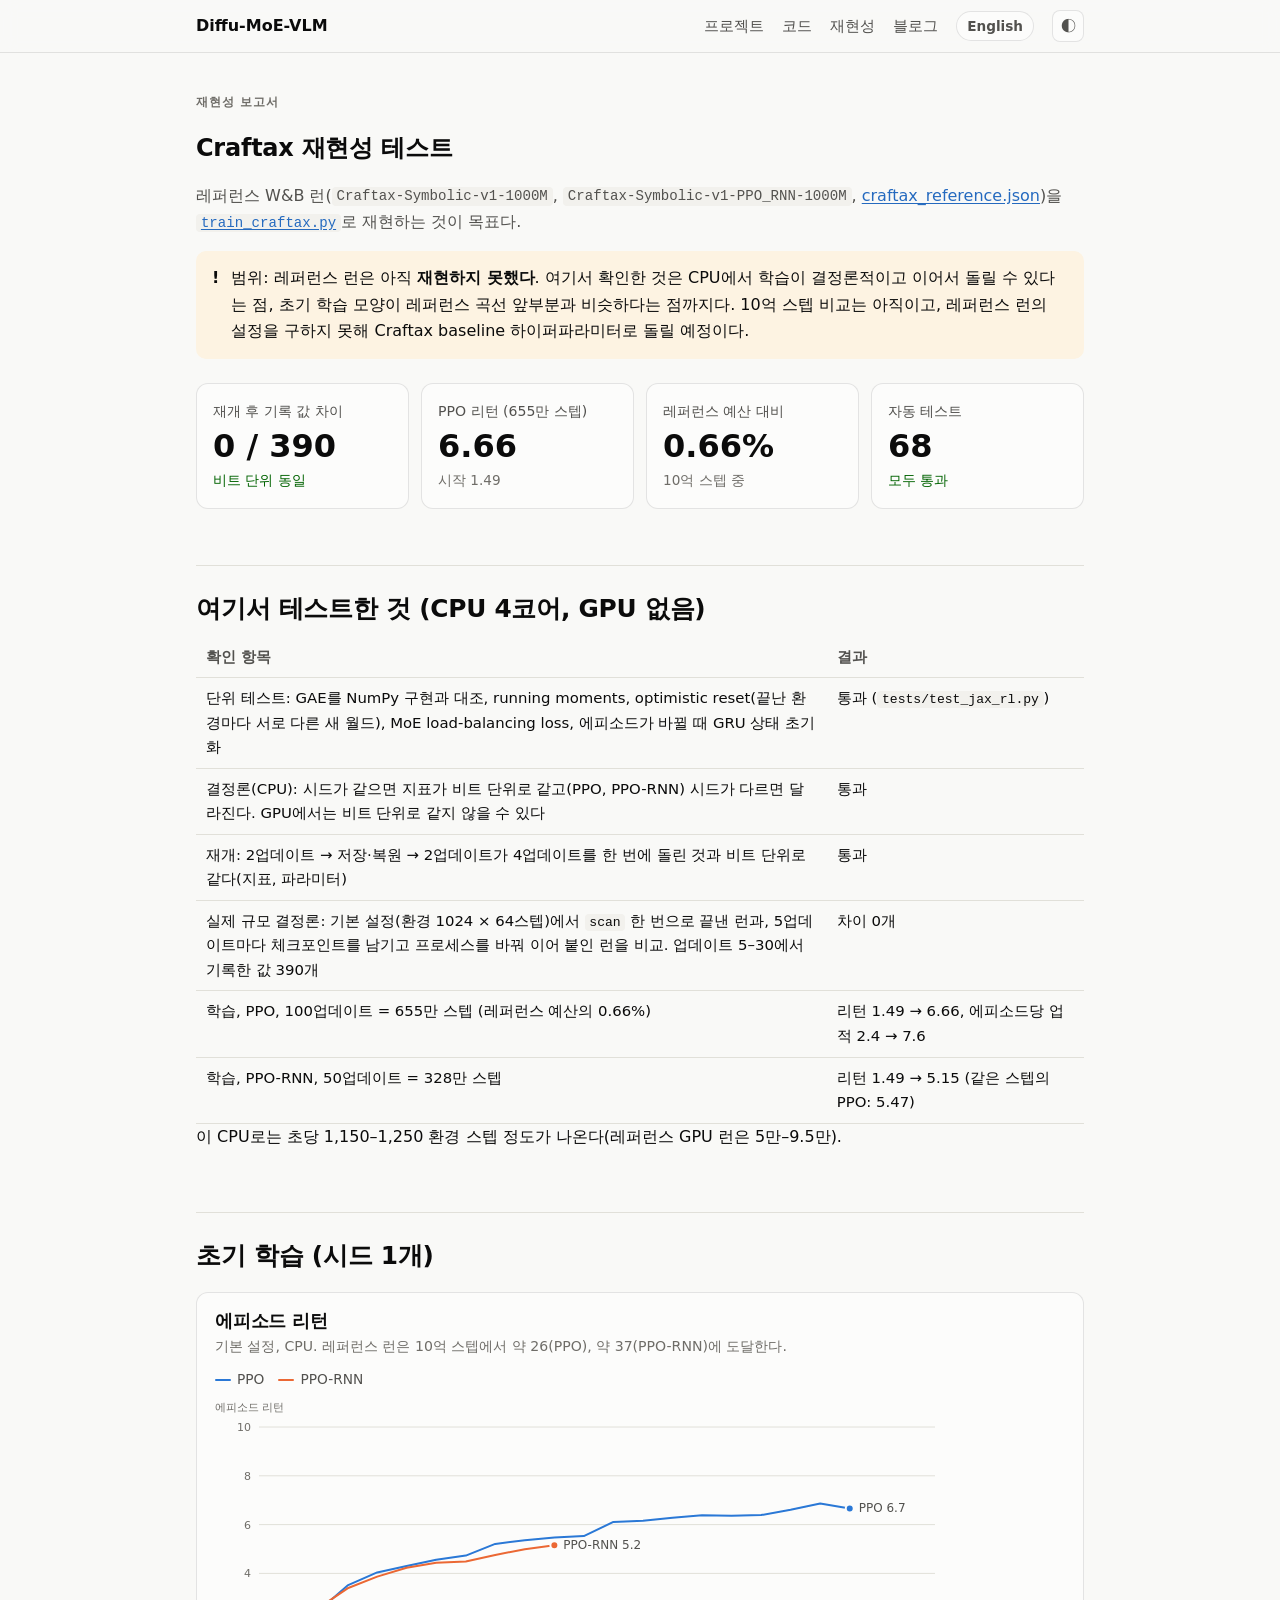
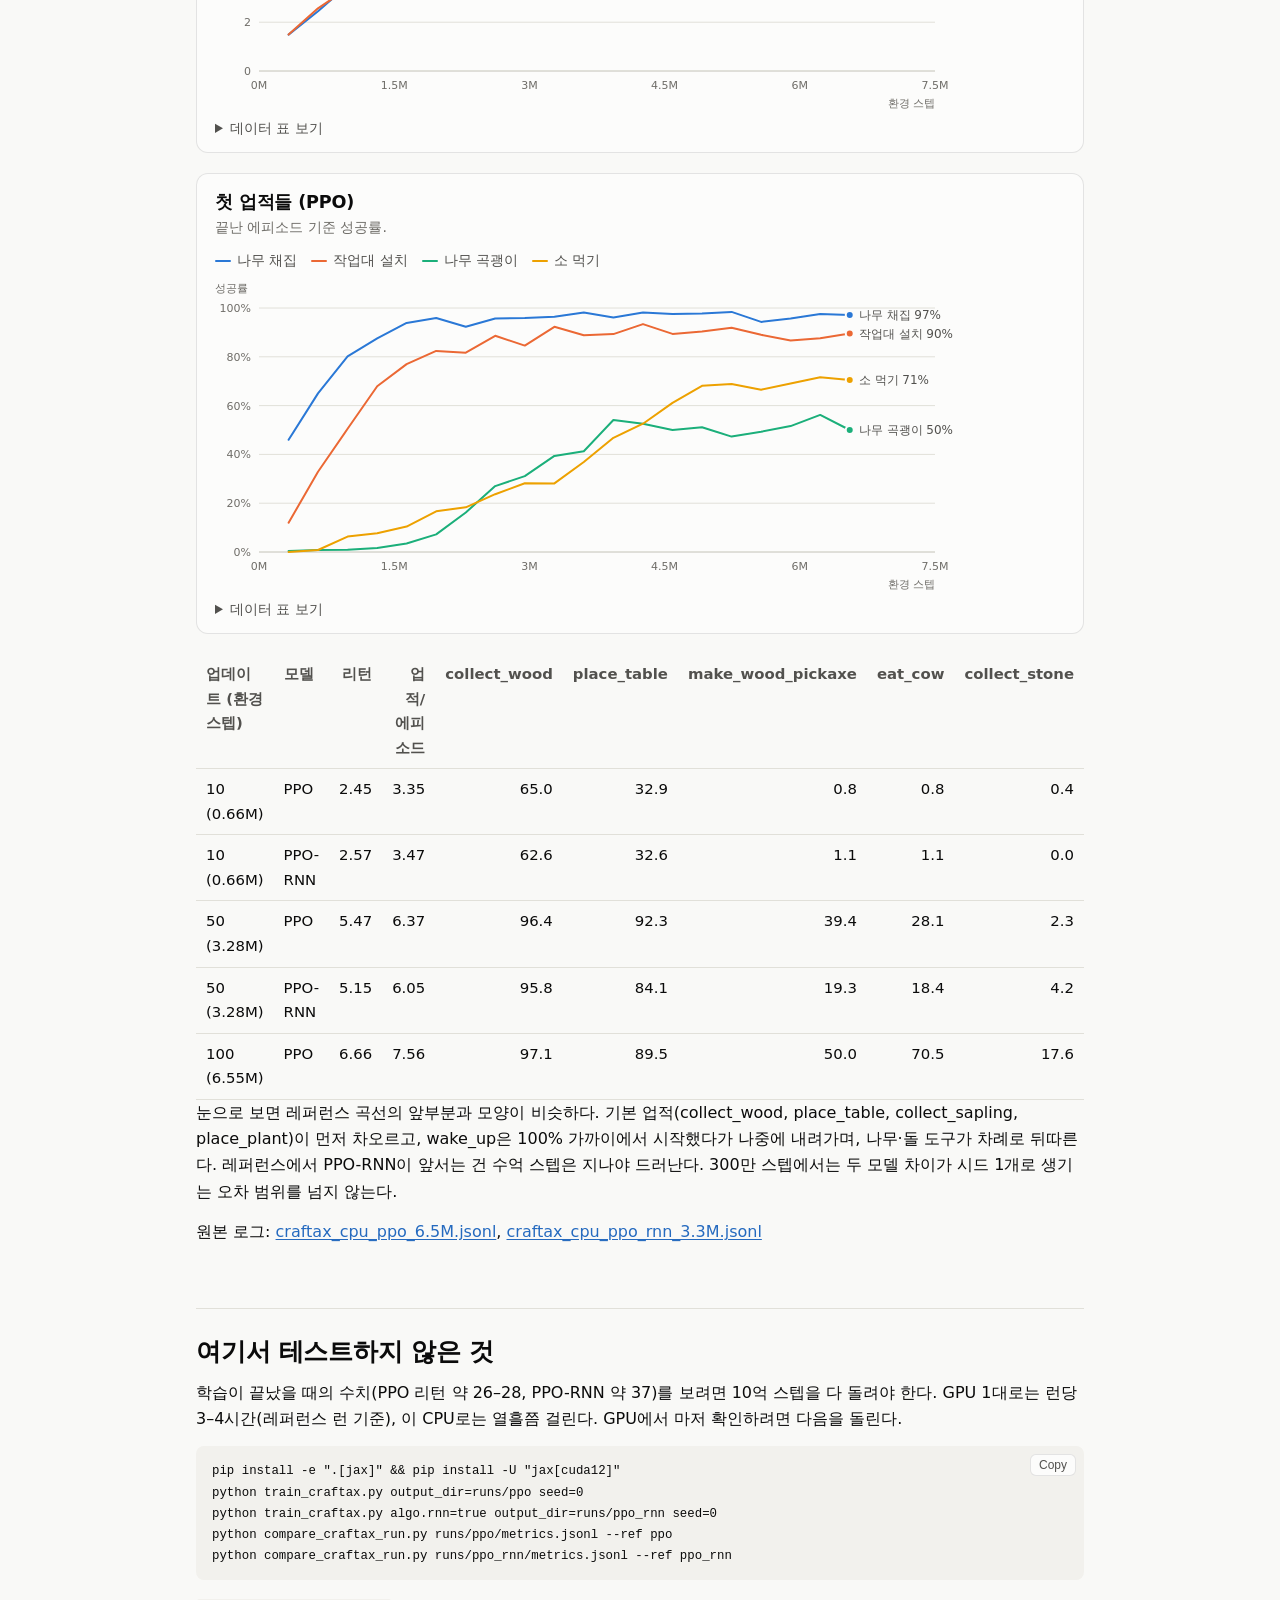
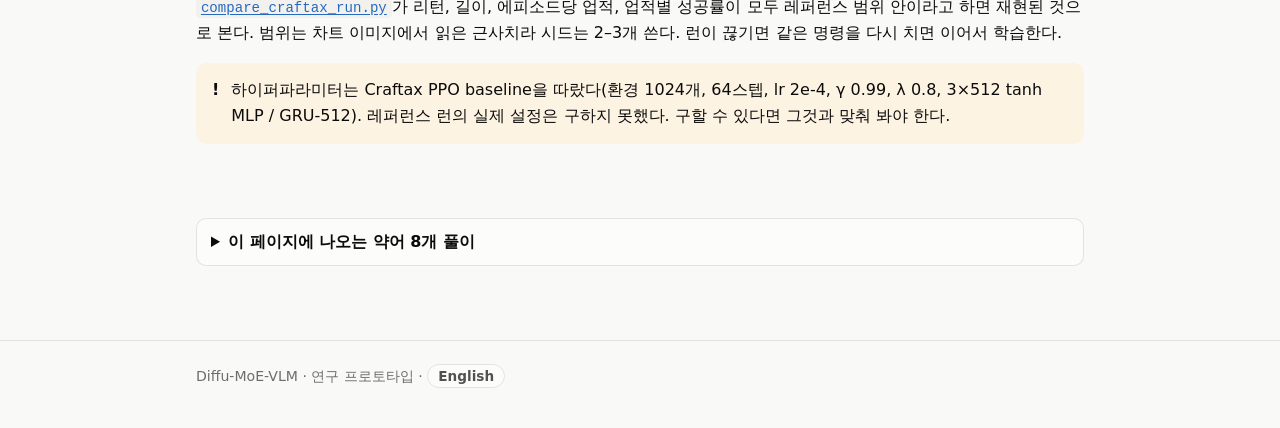
<file: docs/ko/reproducibility.html>
<!doctype html>
<html lang="ko">
<head>
<meta charset="utf-8">
<meta name="viewport" content="width=device-width, initial-scale=1">
<title>Craftax 재현성 보고서</title>
<meta name="description" content="Craftax 레퍼런스 런 재현성 테스트: 결정론, 재개, 초기 학습 결과.">
<link rel="icon" href="data:,">
<link rel="alternate" hreflang="en" href="../reproducibility.html">
<link rel="stylesheet" href="../assets/site.css">
<script>try{var t=localStorage.getItem("theme");if(t)document.documentElement.setAttribute("data-theme",t);}catch(e){}</script>
</head>
<body>
<nav class="nav" aria-label="메인">
  <div class="wrap">
    <a class="brand" href="./">Diffu-MoE-VLM</a>
    <a class="link optional" href="./#key-results">프로젝트</a>
    <a class="link optional" href="code.html">코드</a>
    <a class="link optional" href="reproducibility.html" aria-current="page">재현성</a>
    <a class="link" href="blog/">블로그</a>
    <a class="lang-switch" href="../reproducibility.html" hreflang="en" lang="en">English</a>
    <button class="theme-toggle" type="button" aria-label="다크 모드 전환">◐</button>
  </div>
</nav>
<main class="wrap">
  <section>
    <div class="kicker">재현성 보고서</div>
    <h1>Craftax 재현성 테스트</h1>
    <p class="ink-2">레퍼런스 W&amp;B 런(<code>Craftax-Symbolic-v1-1000M</code>, <code>Craftax-Symbolic-v1-PPO_RNN-1000M</code>, <a href="../craftax_reference.json">craftax_reference.json</a>)을 <a href="code.html#f=train_craftax.py"><code>train_craftax.py</code></a>로 재현하는 것이 목표다.</p>
    <div class="callout warn"><span class="icon">!</span><div>범위: 레퍼런스 런은 아직 <b>재현하지 못했다</b>. 여기서 확인한 것은 CPU에서 학습이 결정론적이고 이어서 돌릴 수 있다는 점, 초기 학습 모양이 레퍼런스 곡선 앞부분과 비슷하다는 점까지다. 10억 스텝 비교는 아직이고, 레퍼런스 런의 설정을 구하지 못해 Craftax baseline 하이퍼파라미터로 돌릴 예정이다.</div></div>
    <div class="stats">
      <div class="stat"><div class="label">재개 후 기록 값 차이</div><div class="value">0 / 390</div><div class="delta good">비트 단위 동일</div></div>
      <div class="stat"><div class="label">PPO 리턴 (655만 스텝)</div><div class="value">6.66</div><div class="delta">시작 1.49</div></div>
      <div class="stat"><div class="label">레퍼런스 예산 대비</div><div class="value">0.66%</div><div class="delta">10억 스텝 중</div></div>
      <div class="stat"><div class="label">자동 테스트</div><div class="value">68</div><div class="delta good">모두 통과</div></div>
    </div>
  </section>
  <section id="tested">
    <h2>여기서 테스트한 것 (CPU 4코어, GPU 없음)</h2>
    <div class="table-wrap"><table>
      <thead><tr><th>확인 항목</th><th>결과</th></tr></thead>
      <tbody>
        <tr><td>단위 테스트: GAE를 NumPy 구현과 대조, running moments, optimistic reset(끝난 환경마다 서로 다른 새 월드), MoE load-balancing loss, 에피소드가 바뀔 때 GRU 상태 초기화</td><td>통과 (<code>tests/test_jax_rl.py</code>)</td></tr>
        <tr><td>결정론(CPU): 시드가 같으면 지표가 비트 단위로 같고(PPO, PPO-RNN) 시드가 다르면 달라진다. GPU에서는 비트 단위로 같지 않을 수 있다</td><td>통과</td></tr>
        <tr><td>재개: 2업데이트 → 저장·복원 → 2업데이트가 4업데이트를 한 번에 돌린 것과 비트 단위로 같다(지표, 파라미터)</td><td>통과</td></tr>
        <tr><td>실제 규모 결정론: 기본 설정(환경 1024 × 64스텝)에서 <code>scan</code> 한 번으로 끝낸 런과, 5업데이트마다 체크포인트를 남기고 프로세스를 바꿔 이어 붙인 런을 비교. 업데이트 5–30에서 기록한 값 390개</td><td>차이 0개</td></tr>
        <tr><td>학습, PPO, 100업데이트 = 655만 스텝 (레퍼런스 예산의 0.66%)</td><td>리턴 1.49 → 6.66, 에피소드당 업적 2.4 → 7.6</td></tr>
        <tr><td>학습, PPO-RNN, 50업데이트 = 328만 스텝</td><td>리턴 1.49 → 5.15 (같은 스텝의 PPO: 5.47)</td></tr>
      </tbody>
    </table></div>
    <p>이 CPU로는 초당 1,150–1,250 환경 스텝 정도가 나온다(레퍼런스 GPU 런은 5만–9.5만).</p>
  </section>
  <section id="early">
    <h2>초기 학습 (시드 1개)</h2>
    <div class="chart-card">
      <h3>에피소드 리턴</h3>
      <p class="sub">기본 설정, CPU. 레퍼런스 런은 10억 스텝에서 약 26(PPO), 약 37(PPO-RNN)에 도달한다.</p>
      <div class="chart" id="chart-return"></div>
    </div>
    <div class="chart-card">
      <h3>첫 업적들 (PPO)</h3>
      <p class="sub">끝난 에피소드 기준 성공률.</p>
      <div class="chart" id="chart-ach"></div>
    </div>
    <div class="table-wrap"><table>
      <thead><tr><th>업데이트 (환경 스텝)</th><th>모델</th><th class="num">리턴</th><th class="num">업적/에피소드</th><th class="num">collect_wood</th><th class="num">place_table</th><th class="num">make_wood_pickaxe</th><th class="num">eat_cow</th><th class="num">collect_stone</th></tr></thead>
      <tbody>
        <tr><td>10 (0.66M)</td><td>PPO</td><td class="num">2.45</td><td class="num">3.35</td><td class="num">65.0</td><td class="num">32.9</td><td class="num">0.8</td><td class="num">0.8</td><td class="num">0.4</td></tr>
        <tr><td>10 (0.66M)</td><td>PPO-RNN</td><td class="num">2.57</td><td class="num">3.47</td><td class="num">62.6</td><td class="num">32.6</td><td class="num">1.1</td><td class="num">1.1</td><td class="num">0.0</td></tr>
        <tr><td>50 (3.28M)</td><td>PPO</td><td class="num">5.47</td><td class="num">6.37</td><td class="num">96.4</td><td class="num">92.3</td><td class="num">39.4</td><td class="num">28.1</td><td class="num">2.3</td></tr>
        <tr><td>50 (3.28M)</td><td>PPO-RNN</td><td class="num">5.15</td><td class="num">6.05</td><td class="num">95.8</td><td class="num">84.1</td><td class="num">19.3</td><td class="num">18.4</td><td class="num">4.2</td></tr>
        <tr><td>100 (6.55M)</td><td>PPO</td><td class="num">6.66</td><td class="num">7.56</td><td class="num">97.1</td><td class="num">89.5</td><td class="num">50.0</td><td class="num">70.5</td><td class="num">17.6</td></tr>
      </tbody>
    </table></div>
    <p>눈으로 보면 레퍼런스 곡선의 앞부분과 모양이 비슷하다. 기본 업적(collect_wood, place_table, collect_sapling, place_plant)이 먼저 차오르고, wake_up은 100% 가까이에서 시작했다가 나중에 내려가며, 나무·돌 도구가 차례로 뒤따른다. 레퍼런스에서 PPO-RNN이 앞서는 건 수억 스텝은 지나야 드러난다. 300만 스텝에서는 두 모델 차이가 시드 1개로 생기는 오차 범위를 넘지 않는다.</p>
    <p>원본 로그: <a href="../craftax_runs/craftax_cpu_ppo_6.5M.jsonl">craftax_cpu_ppo_6.5M.jsonl</a>, <a href="../craftax_runs/craftax_cpu_ppo_rnn_3.3M.jsonl">craftax_cpu_ppo_rnn_3.3M.jsonl</a></p>
  </section>
  <section id="not-tested">
    <h2>여기서 테스트하지 않은 것</h2>
    <p>학습이 끝났을 때의 수치(PPO 리턴 약 26–28, PPO-RNN 약 37)를 보려면 10억 스텝을 다 돌려야 한다. GPU 1대로는 런당 3–4시간(레퍼런스 런 기준), 이 CPU로는 열흘쯤 걸린다. GPU에서 마저 확인하려면 다음을 돌린다.</p>
    <div class="bibtex"><button class="copy-btn" type="button" data-target="gpu">Copy</button><pre id="gpu"><code>pip install -e &quot;.[jax]&quot; &amp;&amp; pip install -U &quot;jax[cuda12]&quot;
python train_craftax.py output_dir=runs/ppo seed=0
python train_craftax.py algo.rnn=true output_dir=runs/ppo_rnn seed=0
python compare_craftax_run.py runs/ppo/metrics.jsonl --ref ppo
python compare_craftax_run.py runs/ppo_rnn/metrics.jsonl --ref ppo_rnn</code></pre></div>
    <p><a href="code.html#f=compare_craftax_run.py"><code>compare_craftax_run.py</code></a>가 리턴, 길이, 에피소드당 업적, 업적별 성공률이 모두 레퍼런스 범위 안이라고 하면 재현된 것으로 본다. 범위는 차트 이미지에서 읽은 근사치라 시드는 2–3개 쓴다. 런이 끊기면 같은 명령을 다시 치면 이어서 학습한다.</p>
    <div class="callout warn"><span class="icon">!</span><div>하이퍼파라미터는 Craftax PPO baseline을 따랐다(환경 1024개, 64스텝, lr 2e-4, γ 0.99, λ 0.8, 3×512 tanh MLP / GRU-512). 레퍼런스 런의 실제 설정은 구하지 못했다. 구할 수 있다면 그것과 맞춰 봐야 한다.</div></div>
  </section>
  <section>
    <details class="toggle" id="abbreviations"><summary>이 페이지에 나오는 약어 8개 풀이</summary>
    <div class="table-wrap"><table class="glossary"><thead><tr><th>약어</th><th>풀이</th><th>뜻</th></tr></thead><tbody><tr><td>VLM</td><td>Vision-Language Model</td><td>이미지와 글을 함께 다루는 모델. 프로젝트 이름에 들어 있는 원래 목표.</td></tr><tr><td>PPO</td><td>Proximal Policy Optimization</td><td>업데이트 폭을 잘라 새 정책이 옛 정책에서 멀어지지 않게 하는 강화학습 알고리즘.</td></tr><tr><td>PPO-RNN</td><td>PPO with a Recurrent Neural Network</td><td>정책에 GRU 기억을 넣은 PPO.</td></tr><tr><td>GAE</td><td>Generalized Advantage Estimation</td><td>여러 스텝의 TD 오차를 섞어 advantage를 추정하는 방법.</td></tr><tr><td>MoE</td><td>Mixture of Experts</td><td>expert 네트워크 여러 개 중 게이트가 입력마다 고른 몇 개의 출력만 섞는 구조.</td></tr><tr><td>MLP</td><td>Multi-Layer Perceptron</td><td>완전연결층을 쌓은 기본 신경망.</td></tr><tr><td>GRU</td><td>Gated Recurrent Unit</td><td>게이트로 무엇을 기억할지 정하는 순환 신경망 셀.</td></tr><tr><td>W&amp;B</td><td>Weights &amp; Biases</td><td>학습 지표를 기록하고 그래프로 보여 주는 서비스.</td></tr></tbody></table></div>
    </details>
  </section>
</main>
<footer><div class="wrap">Diffu-MoE-VLM · 연구 프로토타입 · <a class="lang-switch" href="../reproducibility.html" hreflang="en" lang="en">English</a></div></footer>
<script src="../assets/data.js"></script>
<script src="../assets/site.js"></script>
<script src="../assets/project-charts.js"></script>
</body>
</html>
</file>
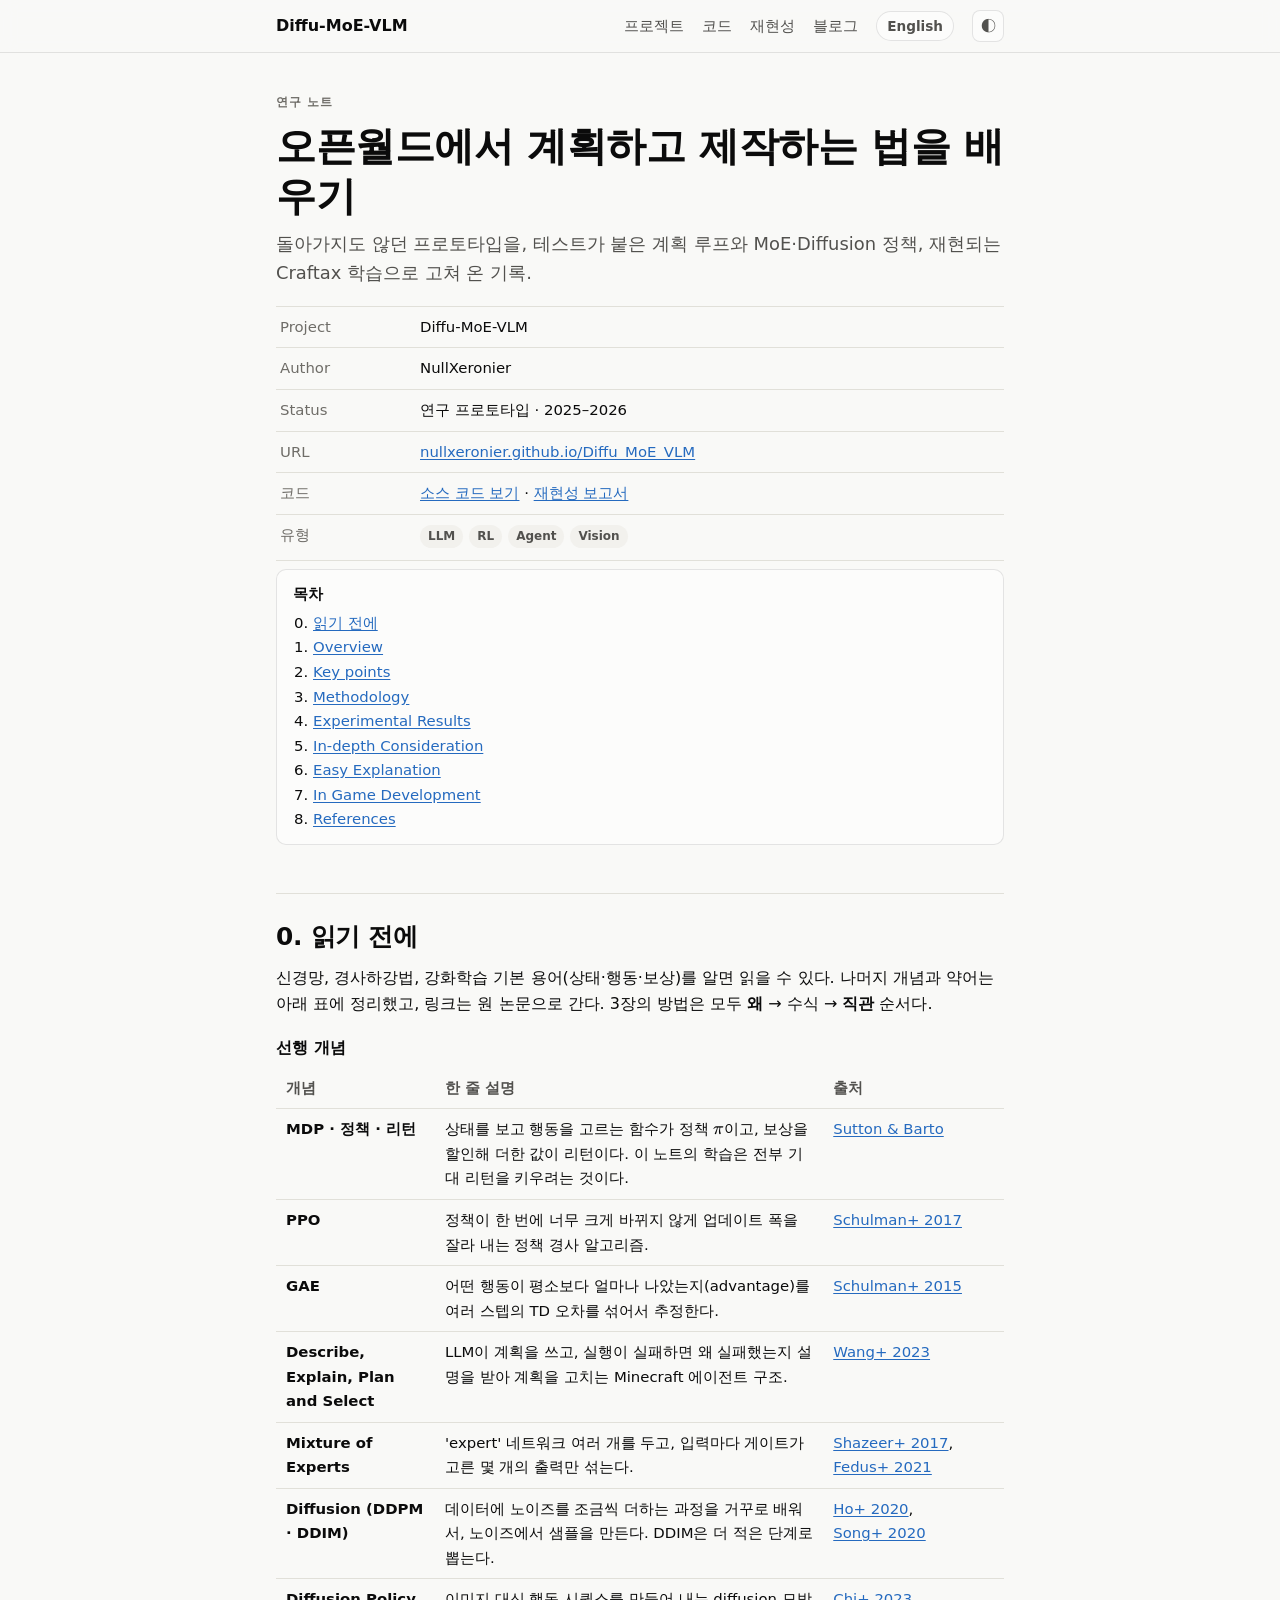
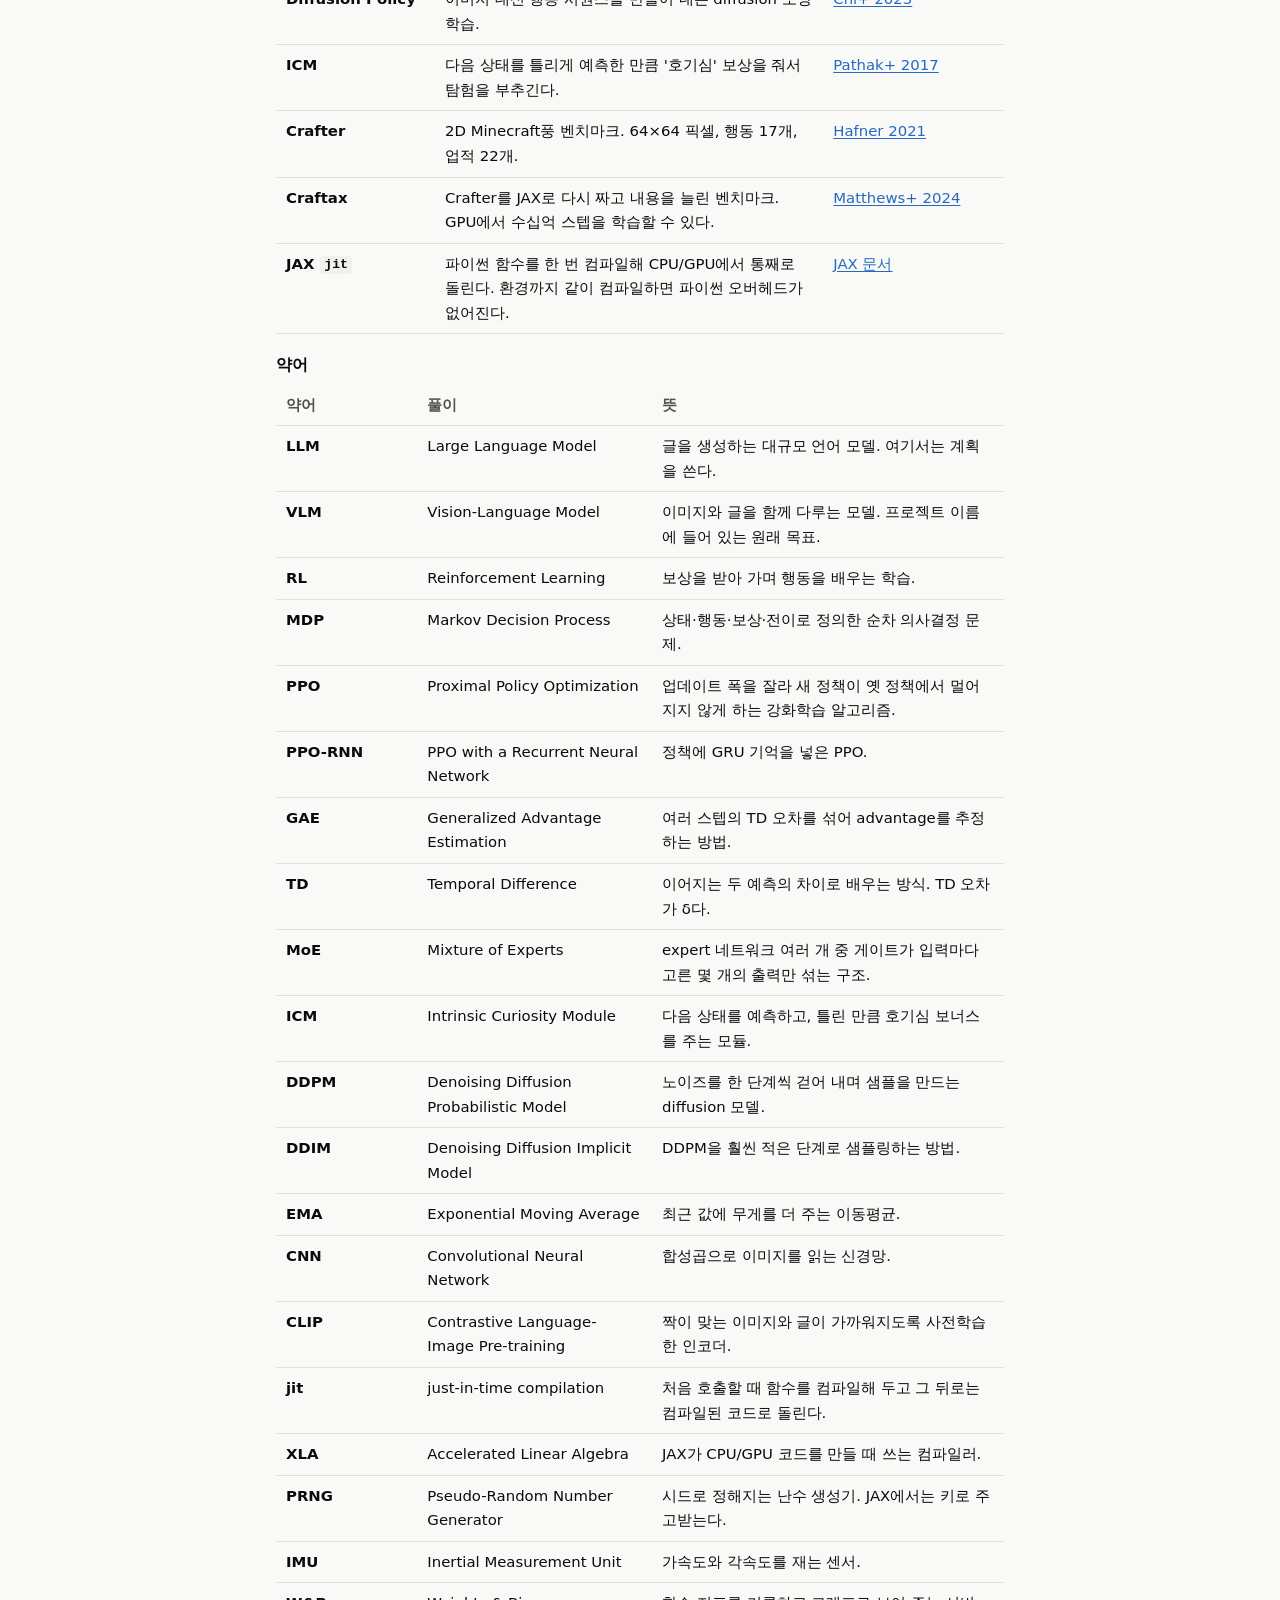
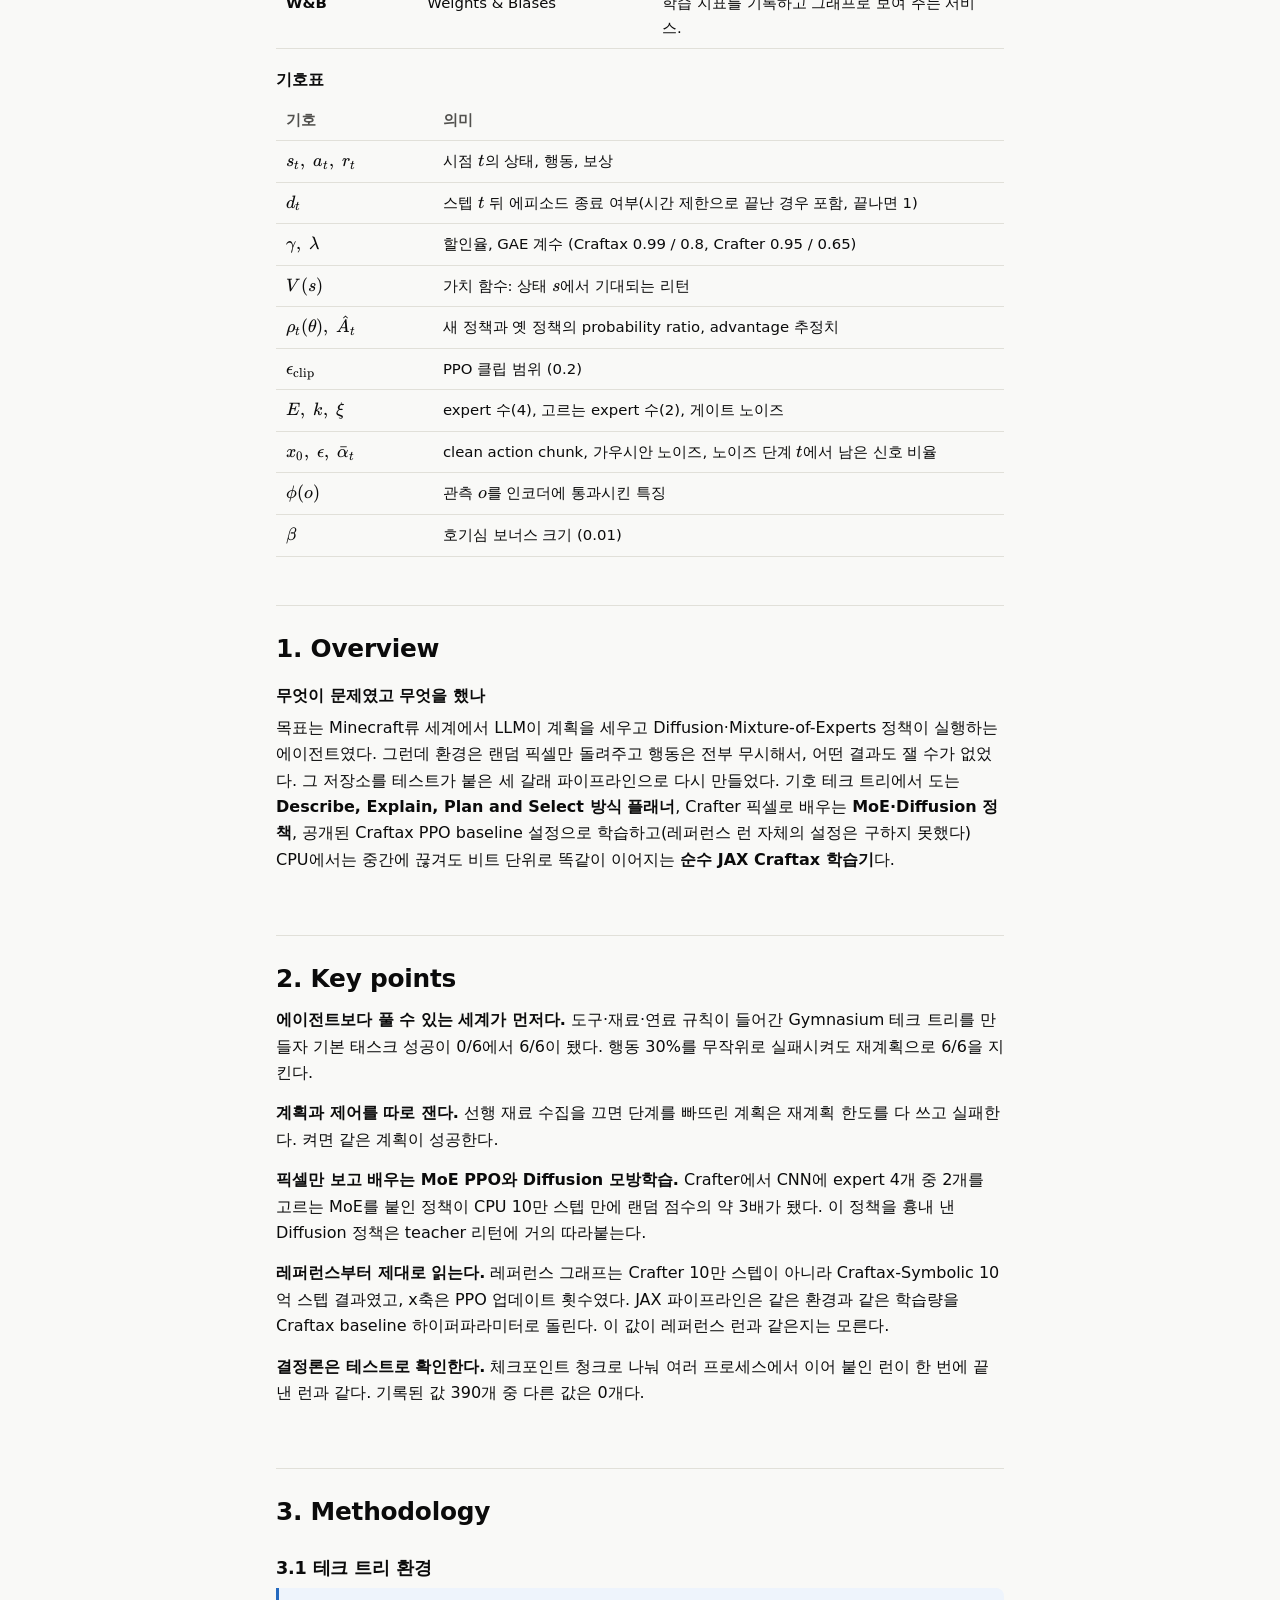
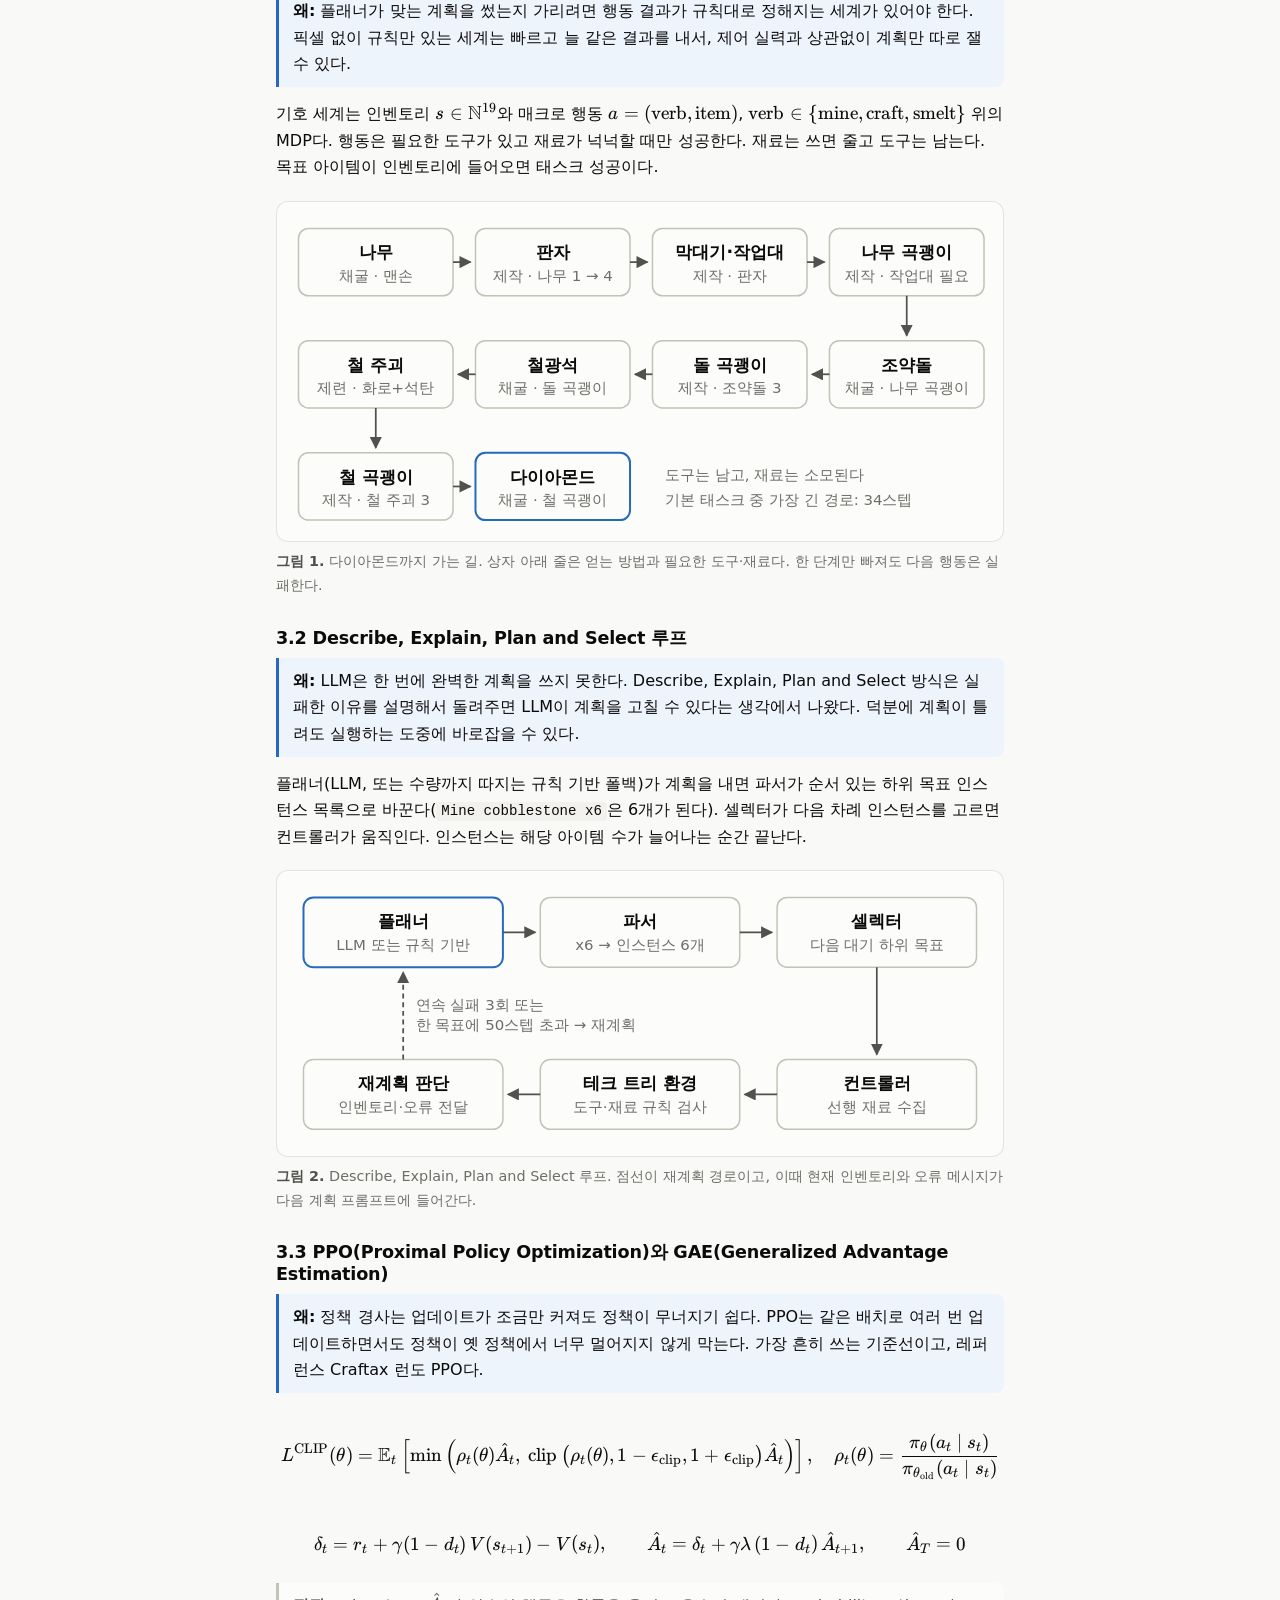
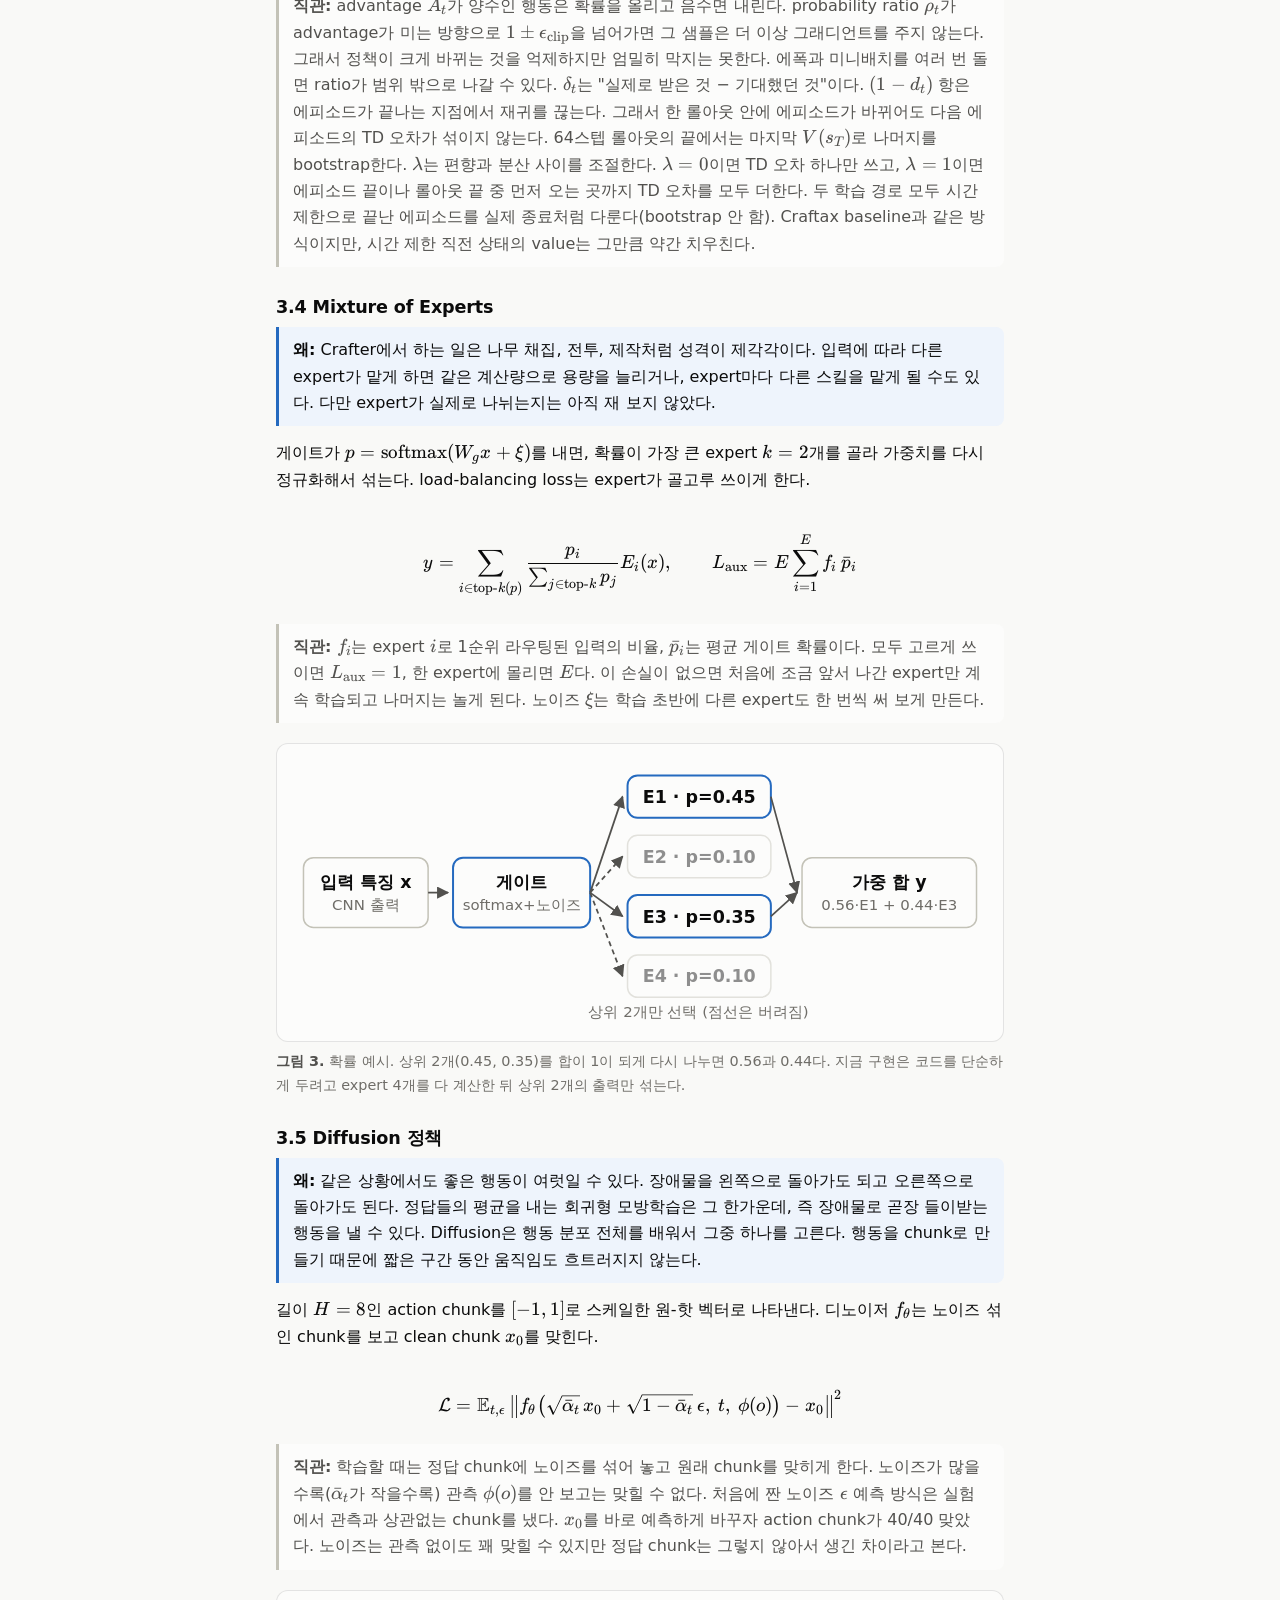
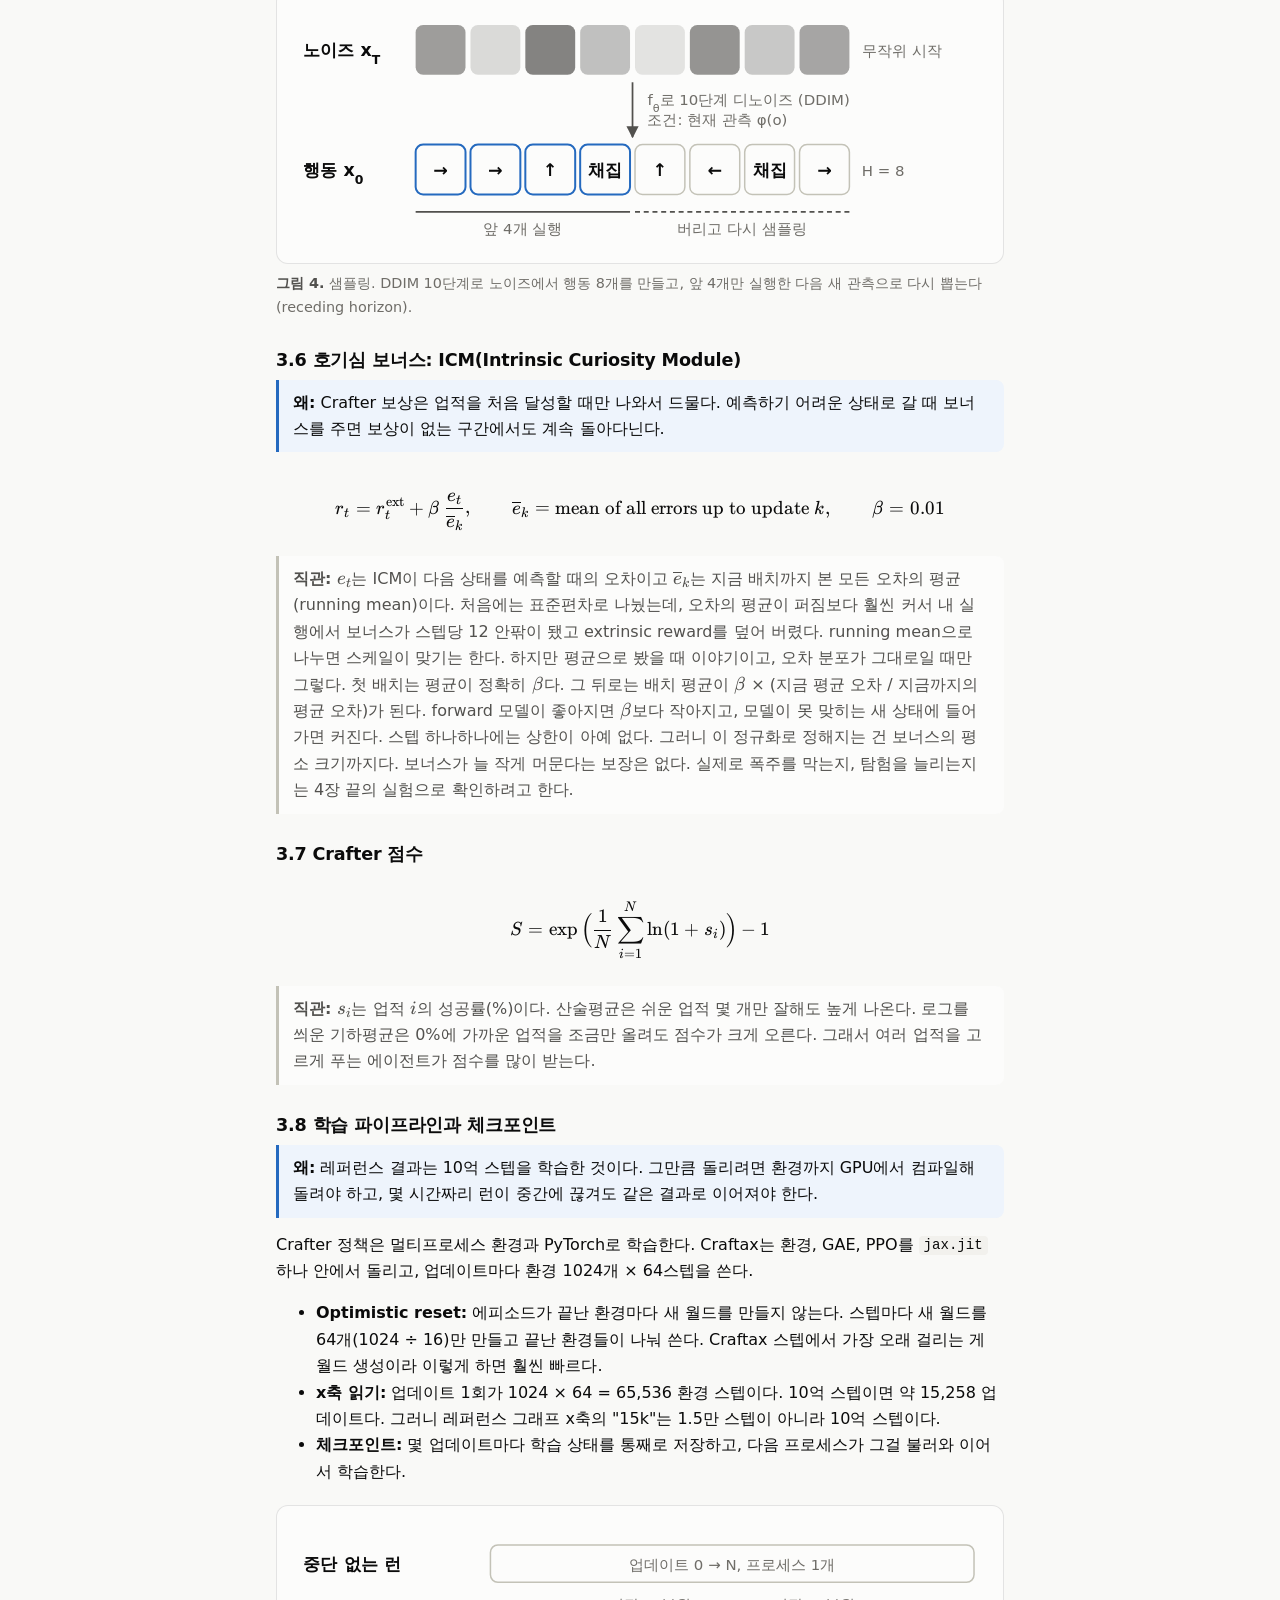
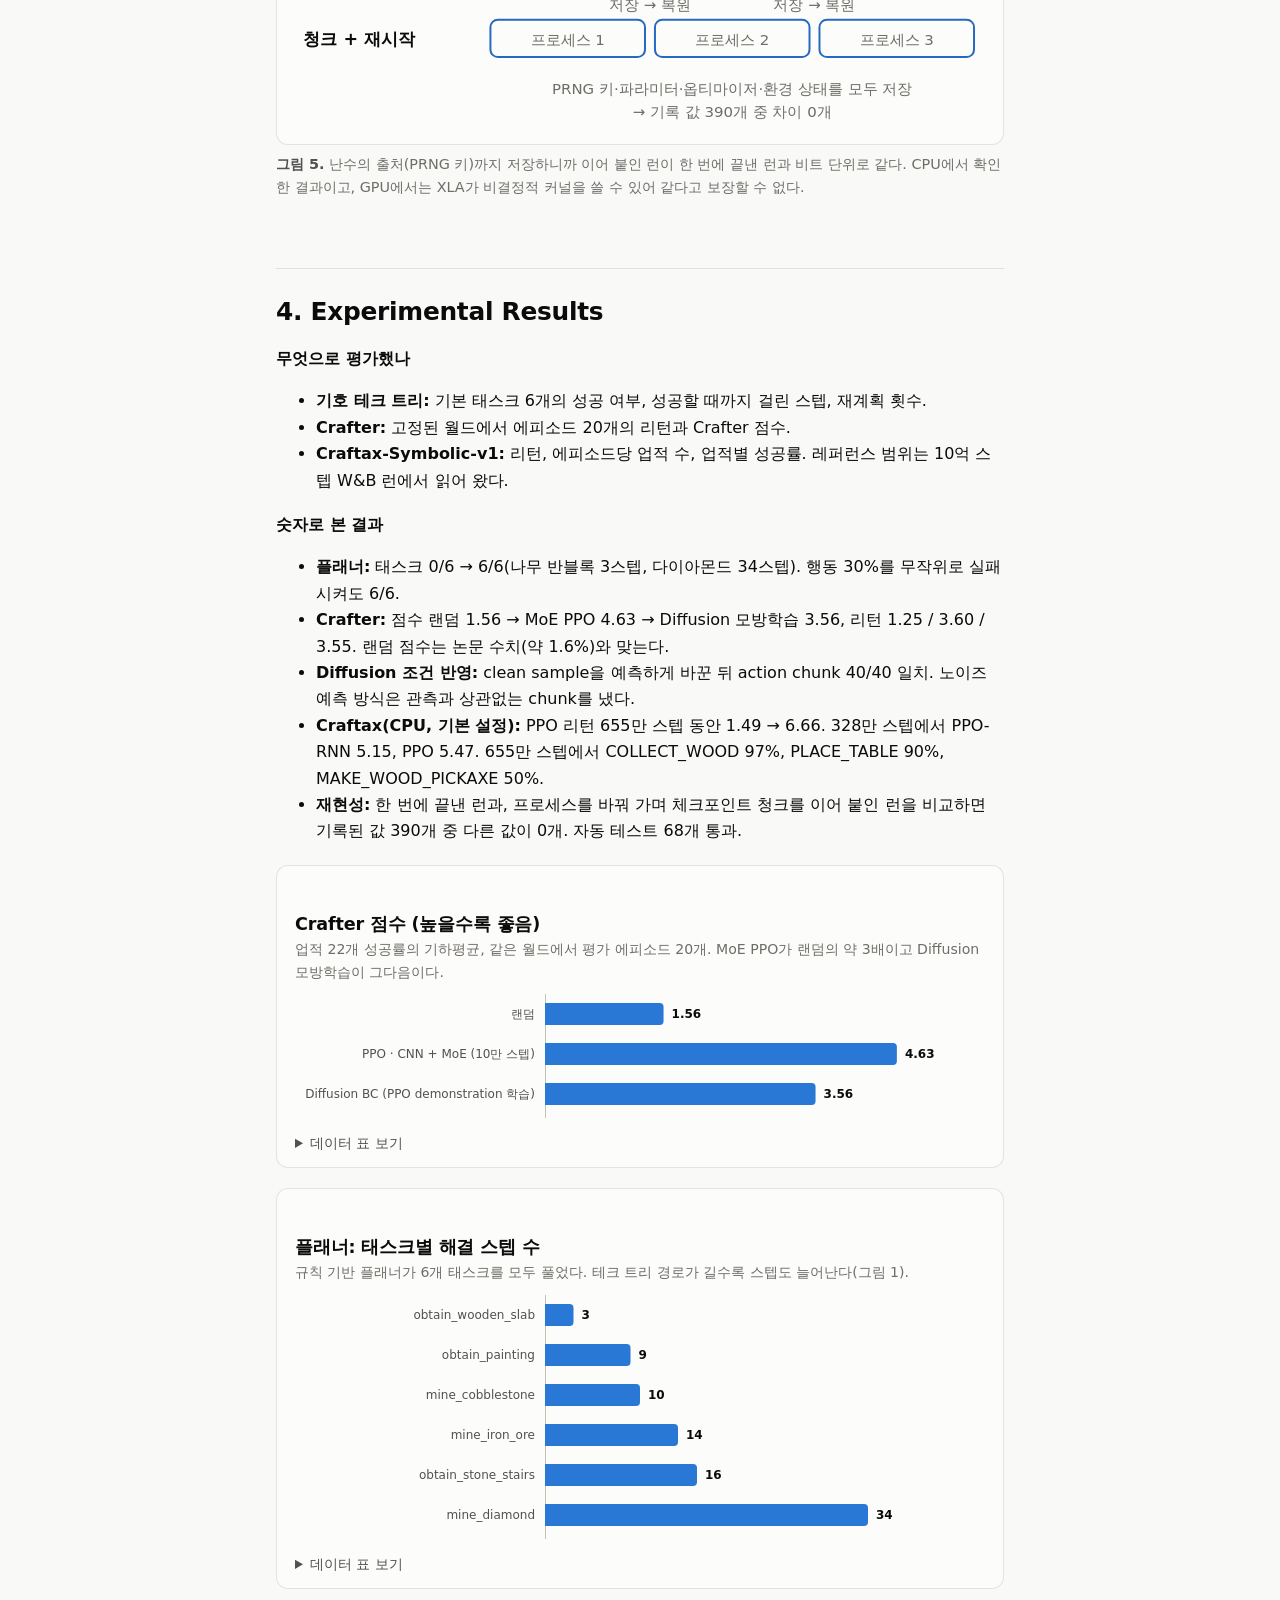
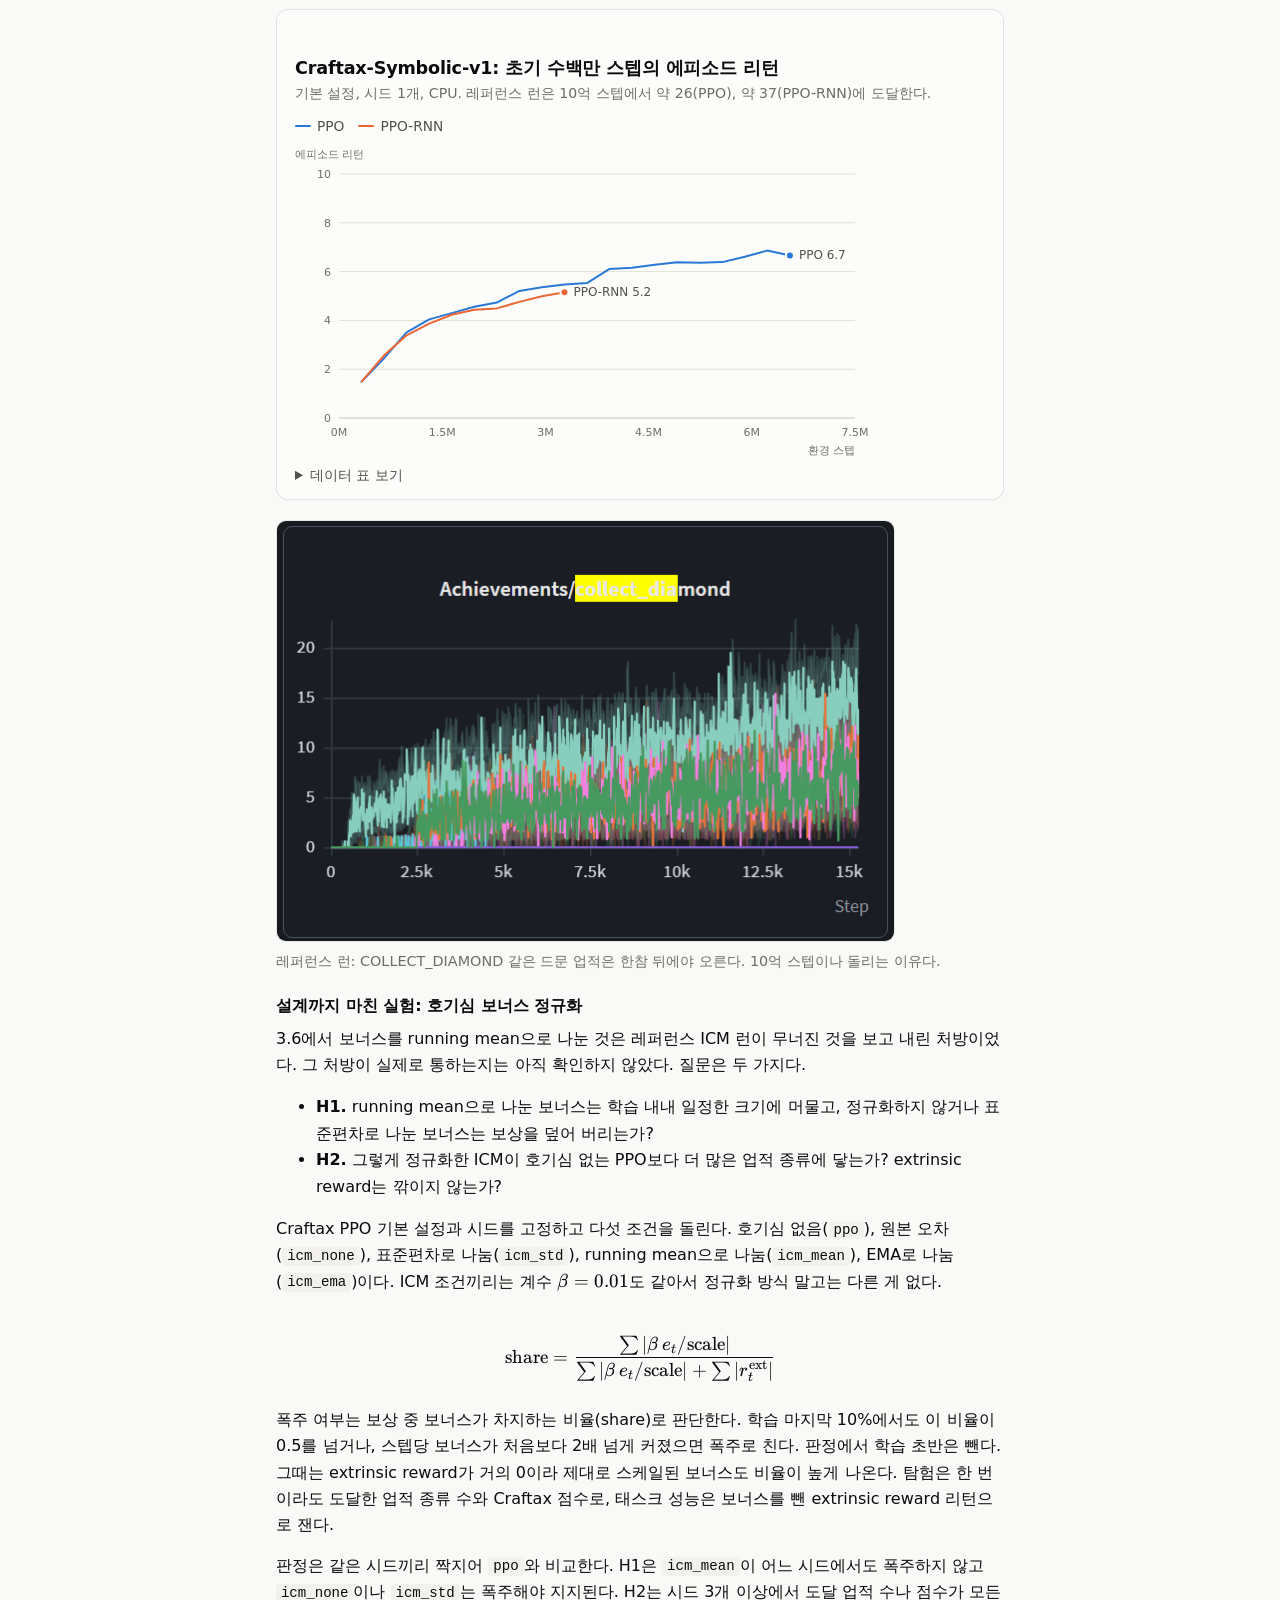
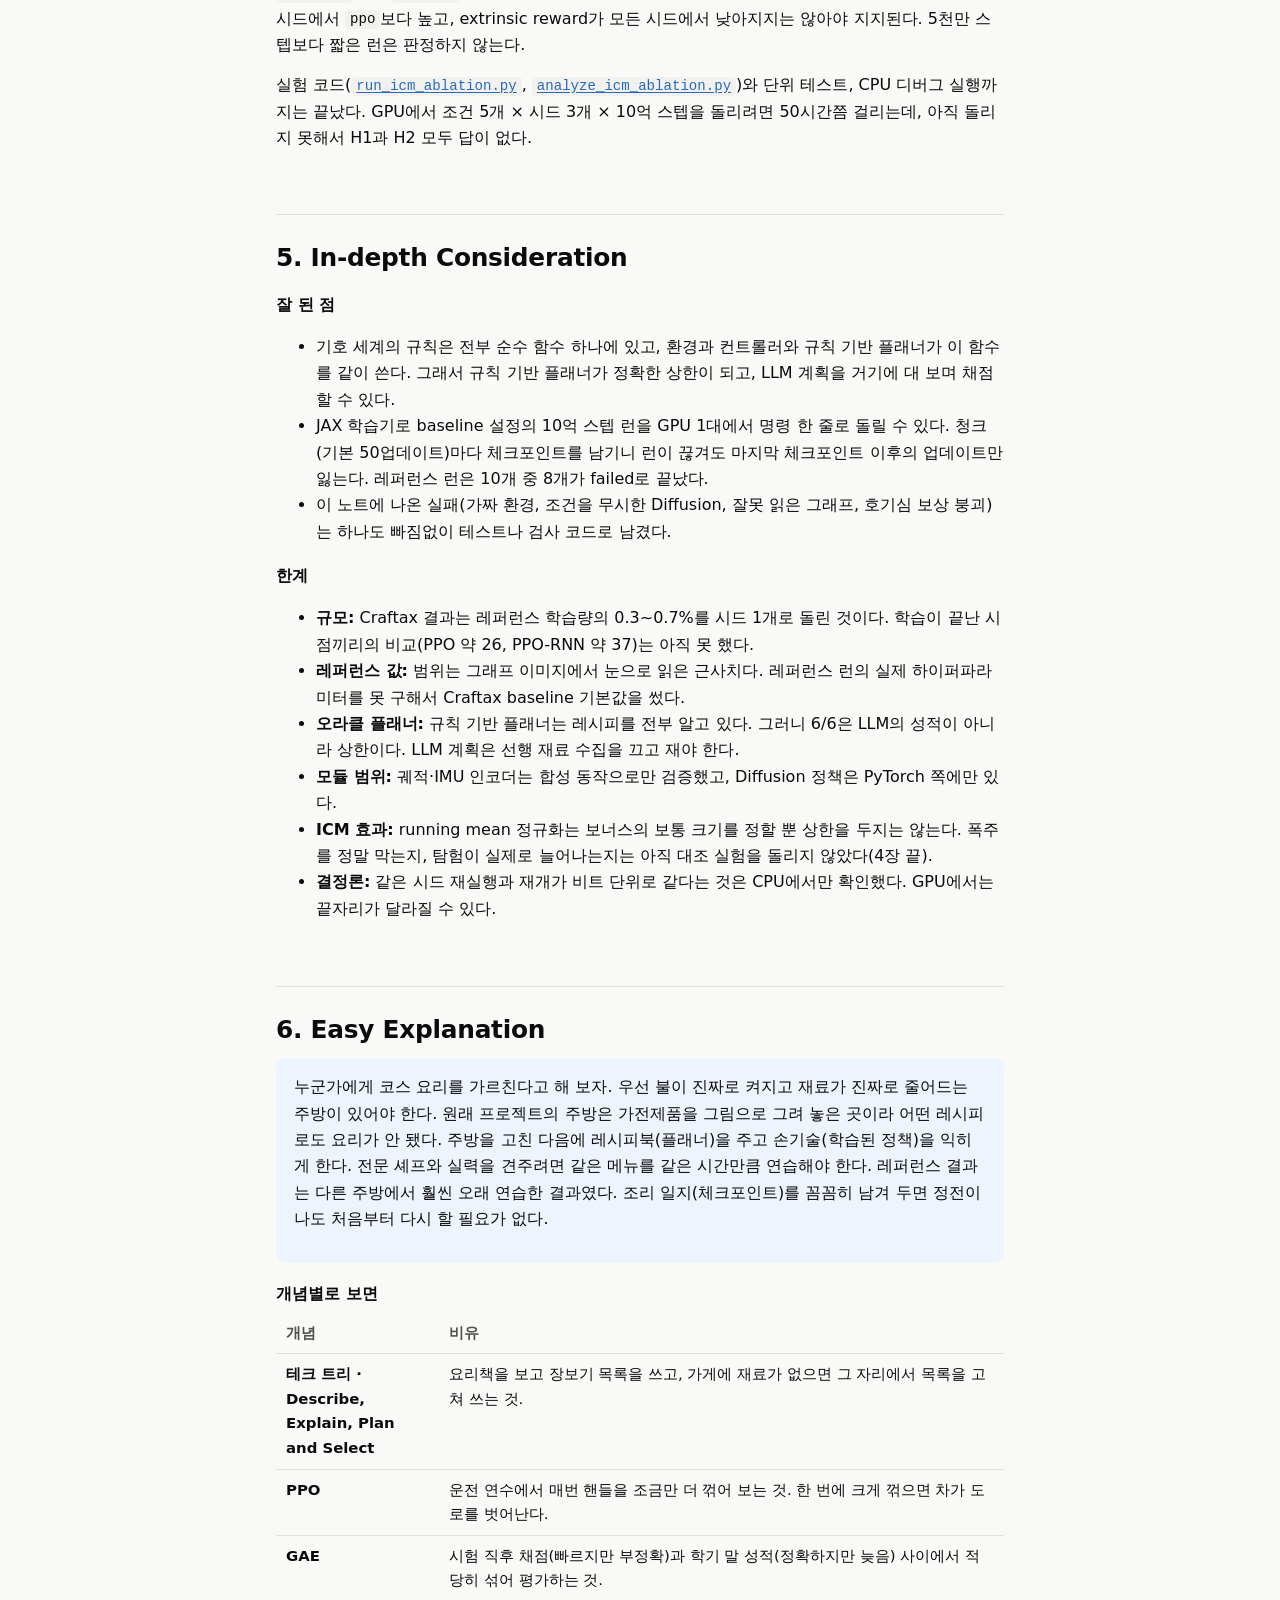
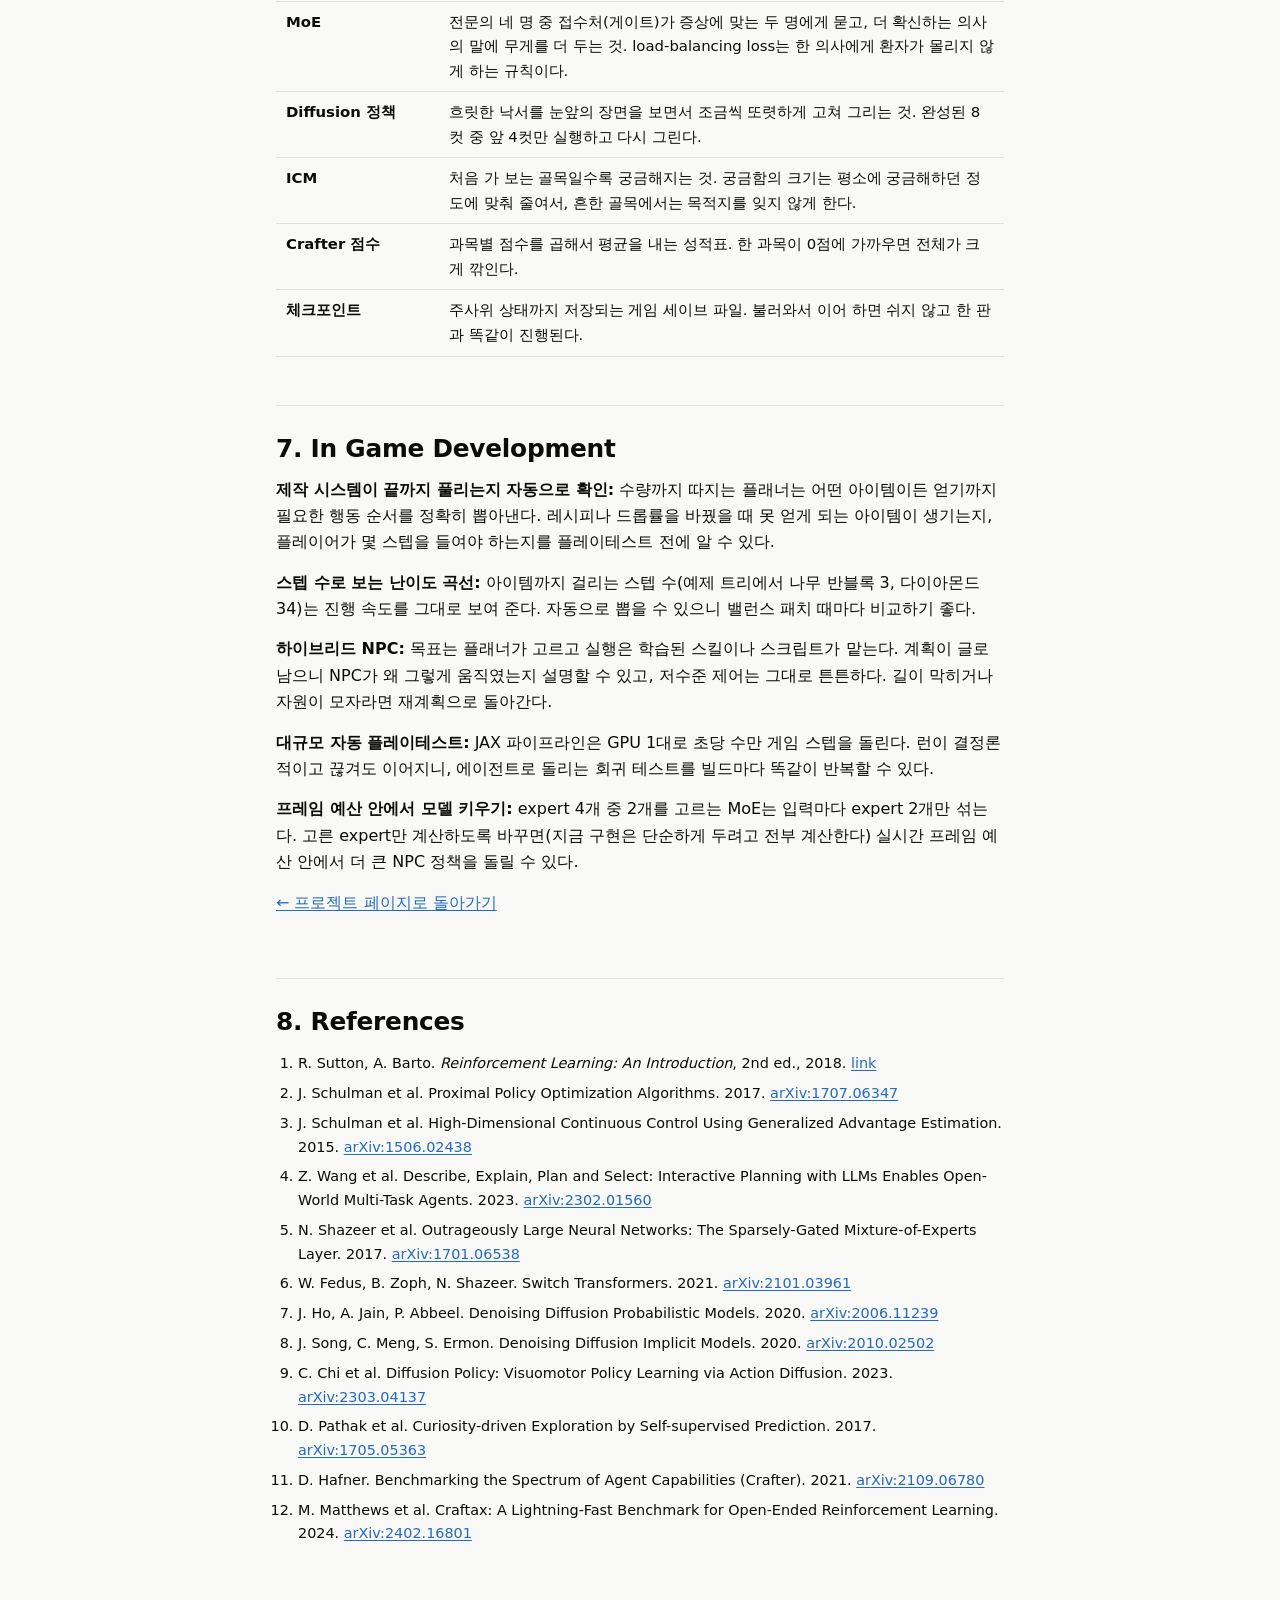
<file: docs/ko/blog/building-diffu-moe-vlm.html>
<!doctype html>
<html lang="ko">
<head>
<meta charset="utf-8">
<meta name="viewport" content="width=device-width, initial-scale=1">
<title>Diffu-MoE-VLM 연구 노트</title>
<meta name="description" content="연구 노트: 동작하지 않던 프로토타입에서 재현 가능한 Craftax 학습까지, 오픈월드 크래프팅 게임을 위한 계획·학습 에이전트.">
<link rel="icon" href="data:,">
<link rel="alternate" hreflang="en" href="../../blog/building-diffu-moe-vlm.html">
<link rel="stylesheet" href="../../assets/site.css">
<link rel="stylesheet" href="../../assets/katex/katex.min.css">
<script defer src="../../assets/katex/katex.min.js"></script>
<script defer src="../../assets/katex/auto-render.min.js"
  onload="renderMathInElement(document.body,{delimiters:[{left:'$$',right:'$$',display:true},{left:'\\(',right:'\\)',display:false}]})"></script>
<script>try{var t=localStorage.getItem("theme");if(t)document.documentElement.setAttribute("data-theme",t);}catch(e){}</script>
</head>
<body>
<nav class="nav" aria-label="메인">
  <div class="wrap narrow">
    <a class="brand" href="../">Diffu-MoE-VLM</a>
    <a class="link optional" href="../#key-results">프로젝트</a>
    <a class="link optional" href="../code.html">코드</a>
    <a class="link optional" href="../reproducibility.html">재현성</a>
    <a class="link" href="./">블로그</a>
    <a class="lang-switch" href="../../blog/building-diffu-moe-vlm.html" hreflang="en" lang="en">English</a>
    <button class="theme-toggle" type="button" aria-label="다크 모드 전환">◐</button>
  </div>
</nav>

<main class="wrap narrow article">
  <section>
    <div class="kicker">연구 노트</div>
    <h1>오픈월드에서 계획하고 제작하는 법을 배우기</h1>
    <p class="lead">돌아가지도 않던 프로토타입을, 테스트가 붙은 계획 루프와 MoE·Diffusion 정책, 재현되는 Craftax 학습으로 고쳐 온 기록.</p>
    <div class="props">
      <div class="pk">Project</div><div>Diffu-MoE-VLM</div>
      <div class="pk">Author</div><div>NullXeronier</div>
      <div class="pk">Status</div><div>연구 프로토타입 · 2025–2026</div>
      <div class="pk">URL</div><div><a href="../../">nullxeronier.github.io/Diffu_MoE_VLM</a></div>
      <div class="pk">코드</div><div><a href="../code.html">소스 코드 보기</a> · <a href="../reproducibility.html">재현성 보고서</a></div>
      <div class="pk">유형</div><div><span class="tag">LLM</span><span class="tag">RL</span><span class="tag">Agent</span><span class="tag">Vision</span></div>
    </div>
    <div class="toc">
      <b>목차</b>
<ol start="0">
        <li><a href="#prereq">읽기 전에</a></li>
        <li><a href="#overview">Overview</a></li>
        <li><a href="#key-points">Key points</a></li>
        <li><a href="#methodology">Methodology</a></li>
        <li><a href="#results">Experimental Results</a></li>
        <li><a href="#consideration">In-depth Consideration</a></li>
        <li><a href="#easy">Easy Explanation</a></li>
        <li><a href="#gamedev">In Game Development</a></li>
        <li><a href="#references">References</a></li>
      </ol>
    </div>
  </section>

  <section id="prereq">
    <h2>0. 읽기 전에</h2>
    <p>신경망, 경사하강법, 강화학습 기본 용어(상태·행동·보상)를 알면 읽을 수 있다. 나머지 개념과 약어는 아래 표에 정리했고, 링크는 원 논문으로 간다. 3장의 방법은 모두 <b>왜</b> → 수식 → <b>직관</b> 순서다.</p>
    <h4>선행 개념</h4>
    <div class="table-wrap"><table class="glossary">
      <thead><tr><th>개념</th><th>한 줄 설명</th><th>출처</th></tr></thead>
      <tbody>
        <tr><td>MDP · 정책 · 리턴</td><td>상태를 보고 행동을 고르는 함수가 정책 \(\pi\)이고, 보상을 할인해 더한 값이 리턴이다. 이 노트의 학습은 전부 기대 리턴을 키우려는 것이다.</td><td><a href="http://incompleteideas.net/book/the-book-2nd.html">Sutton &amp; Barto</a></td></tr>
        <tr><td>PPO</td><td>정책이 한 번에 너무 크게 바뀌지 않게 업데이트 폭을 잘라 내는 정책 경사 알고리즘.</td><td><a href="https://arxiv.org/abs/1707.06347">Schulman+ 2017</a></td></tr>
        <tr><td>GAE</td><td>어떤 행동이 평소보다 얼마나 나았는지(advantage)를 여러 스텝의 TD 오차를 섞어서 추정한다.</td><td><a href="https://arxiv.org/abs/1506.02438">Schulman+ 2015</a></td></tr>
        <tr><td>Describe, Explain, Plan and Select</td><td>LLM이 계획을 쓰고, 실행이 실패하면 왜 실패했는지 설명을 받아 계획을 고치는 Minecraft 에이전트 구조.</td><td><a href="https://arxiv.org/abs/2302.01560">Wang+ 2023</a></td></tr>
        <tr><td>Mixture of Experts</td><td>'expert' 네트워크 여러 개를 두고, 입력마다 게이트가 고른 몇 개의 출력만 섞는다.</td><td><a href="https://arxiv.org/abs/1701.06538">Shazeer+ 2017</a>, <a href="https://arxiv.org/abs/2101.03961">Fedus+ 2021</a></td></tr>
        <tr><td>Diffusion (DDPM · DDIM)</td><td>데이터에 노이즈를 조금씩 더하는 과정을 거꾸로 배워서, 노이즈에서 샘플을 만든다. DDIM은 더 적은 단계로 뽑는다.</td><td><a href="https://arxiv.org/abs/2006.11239">Ho+ 2020</a>, <a href="https://arxiv.org/abs/2010.02502">Song+ 2020</a></td></tr>
        <tr><td>Diffusion Policy</td><td>이미지 대신 행동 시퀀스를 만들어 내는 diffusion 모방학습.</td><td><a href="https://arxiv.org/abs/2303.04137">Chi+ 2023</a></td></tr>
        <tr><td>ICM</td><td>다음 상태를 틀리게 예측한 만큼 '호기심' 보상을 줘서 탐험을 부추긴다.</td><td><a href="https://arxiv.org/abs/1705.05363">Pathak+ 2017</a></td></tr>
        <tr><td>Crafter</td><td>2D Minecraft풍 벤치마크. 64×64 픽셀, 행동 17개, 업적 22개.</td><td><a href="https://arxiv.org/abs/2109.06780">Hafner 2021</a></td></tr>
        <tr><td>Craftax</td><td>Crafter를 JAX로 다시 짜고 내용을 늘린 벤치마크. GPU에서 수십억 스텝을 학습할 수 있다.</td><td><a href="https://arxiv.org/abs/2402.16801">Matthews+ 2024</a></td></tr>
        <tr><td>JAX <code>jit</code></td><td>파이썬 함수를 한 번 컴파일해 CPU/GPU에서 통째로 돌린다. 환경까지 같이 컴파일하면 파이썬 오버헤드가 없어진다.</td><td><a href="https://jax.readthedocs.io/">JAX 문서</a></td></tr>
      </tbody>
    </table></div>
    <h4>약어</h4>
    <div class="table-wrap"><table class="glossary"><thead><tr><th>약어</th><th>풀이</th><th>뜻</th></tr></thead><tbody><tr><td>LLM</td><td>Large Language Model</td><td>글을 생성하는 대규모 언어 모델. 여기서는 계획을 쓴다.</td></tr><tr><td>VLM</td><td>Vision-Language Model</td><td>이미지와 글을 함께 다루는 모델. 프로젝트 이름에 들어 있는 원래 목표.</td></tr><tr><td>RL</td><td>Reinforcement Learning</td><td>보상을 받아 가며 행동을 배우는 학습.</td></tr><tr><td>MDP</td><td>Markov Decision Process</td><td>상태·행동·보상·전이로 정의한 순차 의사결정 문제.</td></tr><tr><td>PPO</td><td>Proximal Policy Optimization</td><td>업데이트 폭을 잘라 새 정책이 옛 정책에서 멀어지지 않게 하는 강화학습 알고리즘.</td></tr><tr><td>PPO-RNN</td><td>PPO with a Recurrent Neural Network</td><td>정책에 GRU 기억을 넣은 PPO.</td></tr><tr><td>GAE</td><td>Generalized Advantage Estimation</td><td>여러 스텝의 TD 오차를 섞어 advantage를 추정하는 방법.</td></tr><tr><td>TD</td><td>Temporal Difference</td><td>이어지는 두 예측의 차이로 배우는 방식. TD 오차가 δ다.</td></tr><tr><td>MoE</td><td>Mixture of Experts</td><td>expert 네트워크 여러 개 중 게이트가 입력마다 고른 몇 개의 출력만 섞는 구조.</td></tr><tr><td>ICM</td><td>Intrinsic Curiosity Module</td><td>다음 상태를 예측하고, 틀린 만큼 호기심 보너스를 주는 모듈.</td></tr><tr><td>DDPM</td><td>Denoising Diffusion Probabilistic Model</td><td>노이즈를 한 단계씩 걷어 내며 샘플을 만드는 diffusion 모델.</td></tr><tr><td>DDIM</td><td>Denoising Diffusion Implicit Model</td><td>DDPM을 훨씬 적은 단계로 샘플링하는 방법.</td></tr><tr><td>EMA</td><td>Exponential Moving Average</td><td>최근 값에 무게를 더 주는 이동평균.</td></tr><tr><td>CNN</td><td>Convolutional Neural Network</td><td>합성곱으로 이미지를 읽는 신경망.</td></tr><tr><td>CLIP</td><td>Contrastive Language-Image Pre-training</td><td>짝이 맞는 이미지와 글이 가까워지도록 사전학습한 인코더.</td></tr><tr><td>jit</td><td>just-in-time compilation</td><td>처음 호출할 때 함수를 컴파일해 두고 그 뒤로는 컴파일된 코드로 돌린다.</td></tr><tr><td>XLA</td><td>Accelerated Linear Algebra</td><td>JAX가 CPU/GPU 코드를 만들 때 쓰는 컴파일러.</td></tr><tr><td>PRNG</td><td>Pseudo-Random Number Generator</td><td>시드로 정해지는 난수 생성기. JAX에서는 키로 주고받는다.</td></tr><tr><td>IMU</td><td>Inertial Measurement Unit</td><td>가속도와 각속도를 재는 센서.</td></tr><tr><td>W&amp;B</td><td>Weights &amp; Biases</td><td>학습 지표를 기록하고 그래프로 보여 주는 서비스.</td></tr></tbody></table></div>
    <h4>기호표</h4>
    <div class="table-wrap"><table class="glossary">
      <thead><tr><th>기호</th><th>의미</th></tr></thead>
      <tbody>
        <tr><td>\(s_t,\ a_t,\ r_t\)</td><td>시점 \(t\)의 상태, 행동, 보상</td></tr>
        <tr><td>\(d_t\)</td><td>스텝 \(t\) 뒤 에피소드 종료 여부(시간 제한으로 끝난 경우 포함, 끝나면 1)</td></tr>
        <tr><td>\(\gamma,\ \lambda\)</td><td>할인율, GAE 계수 (Craftax 0.99 / 0.8, Crafter 0.95 / 0.65)</td></tr>
        <tr><td>\(V(s)\)</td><td>가치 함수: 상태 \(s\)에서 기대되는 리턴</td></tr>
        <tr><td>\(\rho_t(\theta),\ \hat{A}_t\)</td><td>새 정책과 옛 정책의 probability ratio, advantage 추정치</td></tr>
        <tr><td>\(\epsilon_{\text{clip}}\)</td><td>PPO 클립 범위 (0.2)</td></tr>
        <tr><td>\(E,\ k,\ \xi\)</td><td>expert 수(4), 고르는 expert 수(2), 게이트 노이즈</td></tr>
        <tr><td>\(x_0,\ \epsilon,\ \bar\alpha_t\)</td><td>clean action chunk, 가우시안 노이즈, 노이즈 단계 \(t\)에서 남은 신호 비율</td></tr>
        <tr><td>\(\phi(o)\)</td><td>관측 \(o\)를 인코더에 통과시킨 특징</td></tr>
        <tr><td>\(\beta\)</td><td>호기심 보너스 크기 (0.01)</td></tr>
      </tbody>
    </table></div>
  </section>

  <section id="overview">
    <h2>1. Overview</h2>
    <h4>무엇이 문제였고 무엇을 했나</h4>
    <p>목표는 Minecraft류 세계에서 LLM이 계획을 세우고 Diffusion·Mixture-of-Experts 정책이 실행하는 에이전트였다. 그런데 환경은 랜덤 픽셀만 돌려주고 행동은 전부 무시해서, 어떤 결과도 잴 수가 없었다. 그 저장소를 테스트가 붙은 세 갈래 파이프라인으로 다시 만들었다. 기호 테크 트리에서 도는 <b>Describe, Explain, Plan and Select 방식 플래너</b>, Crafter 픽셀로 배우는 <b>MoE·Diffusion 정책</b>, 공개된 Craftax PPO baseline 설정으로 학습하고(레퍼런스 런 자체의 설정은 구하지 못했다) CPU에서는 중간에 끊겨도 비트 단위로 똑같이 이어지는 <b>순수 JAX Craftax 학습기</b>다.</p>
  </section>

  <section id="key-points">
    <h2>2. Key points</h2>
    <p><b>에이전트보다 풀 수 있는 세계가 먼저다.</b> 도구·재료·연료 규칙이 들어간 Gymnasium 테크 트리를 만들자 기본 태스크 성공이 0/6에서 6/6이 됐다. 행동 30%를 무작위로 실패시켜도 재계획으로 6/6을 지킨다.</p>
    <p><b>계획과 제어를 따로 잰다.</b> 선행 재료 수집을 끄면 단계를 빠뜨린 계획은 재계획 한도를 다 쓰고 실패한다. 켜면 같은 계획이 성공한다.</p>
    <p><b>픽셀만 보고 배우는 MoE PPO와 Diffusion 모방학습.</b> Crafter에서 CNN에 expert 4개 중 2개를 고르는 MoE를 붙인 정책이 CPU 10만 스텝 만에 랜덤 점수의 약 3배가 됐다. 이 정책을 흉내 낸 Diffusion 정책은 teacher 리턴에 거의 따라붙는다.</p>
    <p><b>레퍼런스부터 제대로 읽는다.</b> 레퍼런스 그래프는 Crafter 10만 스텝이 아니라 Craftax-Symbolic 10억 스텝 결과였고, x축은 PPO 업데이트 횟수였다. JAX 파이프라인은 같은 환경과 같은 학습량을 Craftax baseline 하이퍼파라미터로 돌린다. 이 값이 레퍼런스 런과 같은지는 모른다.</p>
    <p><b>결정론은 테스트로 확인한다.</b> 체크포인트 청크로 나눠 여러 프로세스에서 이어 붙인 런이 한 번에 끝낸 런과 같다. 기록된 값 390개 중 다른 값은 0개다.</p>
  </section>

  <section id="methodology">
    <h2>3. Methodology</h2>

    <h3>3.1 테크 트리 환경</h3>
    <p class="why"><b>왜:</b> 플래너가 맞는 계획을 썼는지 가리려면 행동 결과가 규칙대로 정해지는 세계가 있어야 한다. 픽셀 없이 규칙만 있는 세계는 빠르고 늘 같은 결과를 내서, 제어 실력과 상관없이 계획만 따로 잴 수 있다.</p>
    <p>기호 세계는 인벤토리 \(s \in \mathbb{N}^{19}\)와 매크로 행동 \(a = (\text{verb}, \text{item})\), \(\text{verb} \in \{\text{mine}, \text{craft}, \text{smelt}\}\) 위의 MDP다. 행동은 필요한 도구가 있고 재료가 넉넉할 때만 성공한다. 재료는 쓰면 줄고 도구는 남는다. 목표 아이템이 인벤토리에 들어오면 태스크 성공이다.</p>
    <figure>
      <div class="card diagram lg" role="img" aria-label="다이아몬드까지의 테크 트리 경로: 나무, 판자, 막대기와 작업대, 나무 곡괭이, 조약돌, 돌 곡괭이, 철광석, 철 주괴, 철 곡괭이, 다이아몬드"><svg viewBox="0 0 560 250" xmlns="http://www.w3.org/2000/svg"><defs><marker id="a-tree" viewBox="0 0 10 10" refX="9" refY="5" markerWidth="7" markerHeight="7" orient="auto-start-reverse"><path d="M0 0 L10 5 L0 10 z" class="head"/></marker></defs><rect class="box" x="6" y="10" width="124" height="54" rx="8"/><text class="t" x="68" y="34" text-anchor="middle">나무</text><text class="s" x="68" y="52" text-anchor="middle">채굴 · 맨손</text><rect class="box" x="148" y="10" width="124" height="54" rx="8"/><text class="t" x="210" y="34" text-anchor="middle">판자</text><text class="s" x="210" y="52" text-anchor="middle">제작 · 나무 1 → 4</text><rect class="box" x="290" y="10" width="124" height="54" rx="8"/><text class="t" x="352" y="34" text-anchor="middle">막대기·작업대</text><text class="s" x="352" y="52" text-anchor="middle">제작 · 판자</text><rect class="box" x="432" y="10" width="124" height="54" rx="8"/><text class="t" x="494" y="34" text-anchor="middle">나무 곡괭이</text><text class="s" x="494" y="52" text-anchor="middle">제작 · 작업대 필요</text><rect class="box" x="432" y="100" width="124" height="54" rx="8"/><text class="t" x="494" y="124" text-anchor="middle">조약돌</text><text class="s" x="494" y="142" text-anchor="middle">채굴 · 나무 곡괭이</text><rect class="box" x="290" y="100" width="124" height="54" rx="8"/><text class="t" x="352" y="124" text-anchor="middle">돌 곡괭이</text><text class="s" x="352" y="142" text-anchor="middle">제작 · 조약돌 3</text><rect class="box" x="148" y="100" width="124" height="54" rx="8"/><text class="t" x="210" y="124" text-anchor="middle">철광석</text><text class="s" x="210" y="142" text-anchor="middle">채굴 · 돌 곡괭이</text><rect class="box" x="6" y="100" width="124" height="54" rx="8"/><text class="t" x="68" y="124" text-anchor="middle">철 주괴</text><text class="s" x="68" y="142" text-anchor="middle">제련 · 화로+석탄</text><rect class="box" x="6" y="190" width="124" height="54" rx="8"/><text class="t" x="68" y="214" text-anchor="middle">철 곡괭이</text><text class="s" x="68" y="232" text-anchor="middle">제작 · 철 주괴 3</text><rect class="box accent" x="148" y="190" width="124" height="54" rx="8"/><text class="t" x="210" y="214" text-anchor="middle">다이아몬드</text><text class="s" x="210" y="232" text-anchor="middle">채굴 · 철 곡괭이</text><path class="arrow" d="M130 37 H144" marker-end="url(#a-tree)"/><path class="arrow" d="M272 37 H286" marker-end="url(#a-tree)"/><path class="arrow" d="M414 37 H428" marker-end="url(#a-tree)"/><path class="arrow" d="M494 64 V96" marker-end="url(#a-tree)"/><path class="arrow" d="M432 127 H418" marker-end="url(#a-tree)"/><path class="arrow" d="M290 127 H276" marker-end="url(#a-tree)"/><path class="arrow" d="M148 127 H134" marker-end="url(#a-tree)"/><path class="arrow" d="M68 154 V186" marker-end="url(#a-tree)"/><path class="arrow" d="M130 217 H144" marker-end="url(#a-tree)"/><text class="s" x="300" y="212">도구는 남고, 재료는 소모된다</text><text class="s" x="300" y="232">기본 태스크 중 가장 긴 경로: 34스텝</text></svg></div>
      <figcaption><span class="fig-num">그림 1.</span> 다이아몬드까지 가는 길. 상자 아래 줄은 얻는 방법과 필요한 도구·재료다. 한 단계만 빠져도 다음 행동은 실패한다.</figcaption>
    </figure>

    <h3>3.2 Describe, Explain, Plan and Select 루프</h3>
    <p class="why"><b>왜:</b> LLM은 한 번에 완벽한 계획을 쓰지 못한다. Describe, Explain, Plan and Select 방식은 실패한 이유를 설명해서 돌려주면 LLM이 계획을 고칠 수 있다는 생각에서 나왔다. 덕분에 계획이 틀려도 실행하는 도중에 바로잡을 수 있다.</p>
    <p>플래너(LLM, 또는 수량까지 따지는 규칙 기반 폴백)가 계획을 내면 파서가 순서 있는 하위 목표 인스턴스 목록으로 바꾼다(<code>Mine cobblestone x6</code>은 6개가 된다). 셀렉터가 다음 차례 인스턴스를 고르면 컨트롤러가 움직인다. 인스턴스는 해당 아이템 수가 늘어나는 순간 끝난다.</p>
    <figure>
      <div class="card diagram lg" role="img" aria-label="Describe, Explain, Plan and Select 루프: 플래너, 파서, 셀렉터, 컨트롤러, 테크 트리 환경을 거쳐 실패 시 재계획으로 돌아가는 순환"><svg viewBox="0 0 560 206" xmlns="http://www.w3.org/2000/svg"><defs><marker id="a-deps" viewBox="0 0 10 10" refX="9" refY="5" markerWidth="7" markerHeight="7" orient="auto-start-reverse"><path d="M0 0 L10 5 L0 10 z" class="head"/></marker></defs><rect class="box accent" x="10" y="10" width="160" height="56" rx="8"/><text class="t" x="90" y="34" text-anchor="middle">플래너</text><text class="s" x="90" y="52" text-anchor="middle">LLM 또는 규칙 기반</text><rect class="box" x="200" y="10" width="160" height="56" rx="8"/><text class="t" x="280" y="34" text-anchor="middle">파서</text><text class="s" x="280" y="52" text-anchor="middle">x6 → 인스턴스 6개</text><rect class="box" x="390" y="10" width="160" height="56" rx="8"/><text class="t" x="470" y="34" text-anchor="middle">셀렉터</text><text class="s" x="470" y="52" text-anchor="middle">다음 대기 하위 목표</text><rect class="box" x="390" y="140" width="160" height="56" rx="8"/><text class="t" x="470" y="164" text-anchor="middle">컨트롤러</text><text class="s" x="470" y="182" text-anchor="middle">선행 재료 수집</text><rect class="box" x="200" y="140" width="160" height="56" rx="8"/><text class="t" x="280" y="164" text-anchor="middle">테크 트리 환경</text><text class="s" x="280" y="182" text-anchor="middle">도구·재료 규칙 검사</text><rect class="box" x="10" y="140" width="160" height="56" rx="8"/><text class="t" x="90" y="164" text-anchor="middle">재계획 판단</text><text class="s" x="90" y="182" text-anchor="middle">인벤토리·오류 전달</text><path class="arrow" d="M170 38 H196" marker-end="url(#a-deps)"/><path class="arrow" d="M360 38 H386" marker-end="url(#a-deps)"/><path class="arrow" d="M470 66 V136" marker-end="url(#a-deps)"/><path class="arrow" d="M390 168 H364" marker-end="url(#a-deps)"/><path class="arrow" d="M200 168 H174" marker-end="url(#a-deps)"/><path class="arrow dash" d="M90 140 V70" marker-end="url(#a-deps)"/><text class="s" x="100" y="100">연속 실패 3회 또는</text><text class="s" x="100" y="116">한 목표에 50스텝 초과 → 재계획</text></svg></div>
      <figcaption><span class="fig-num">그림 2.</span> Describe, Explain, Plan and Select 루프. 점선이 재계획 경로이고, 이때 현재 인벤토리와 오류 메시지가 다음 계획 프롬프트에 들어간다.</figcaption>
    </figure>

    <h3>3.3 PPO(Proximal Policy Optimization)와 GAE(Generalized Advantage Estimation)</h3>
    <p class="why"><b>왜:</b> 정책 경사는 업데이트가 조금만 커져도 정책이 무너지기 쉽다. PPO는 같은 배치로 여러 번 업데이트하면서도 정책이 옛 정책에서 너무 멀어지지 않게 막는다. 가장 흔히 쓰는 기준선이고, 레퍼런스 Craftax 런도 PPO다.</p>
    <div class="math-block">$$L^{\text{CLIP}}(\theta) = \mathbb{E}_t\left[\min\left(\rho_t(\theta)\hat{A}_t,\ \operatorname{clip}\big(\rho_t(\theta), 1-\epsilon_{\text{clip}}, 1+\epsilon_{\text{clip}}\big)\hat{A}_t\right)\right],\quad \rho_t(\theta) = \frac{\pi_\theta(a_t\mid s_t)}{\pi_{\theta_{\text{old}}}(a_t\mid s_t)}$$</div>
    <div class="math-block">$$\delta_t = r_t + \gamma (1-d_t)\, V(s_{t+1}) - V(s_t),\qquad \hat{A}_t = \delta_t + \gamma\lambda\,(1-d_t)\,\hat{A}_{t+1},\qquad \hat{A}_T = 0$$</div>
    <p class="intuition"><b>직관:</b> advantage \(\hat{A}_t\)가 양수인 행동은 확률을 올리고 음수면 내린다. probability ratio \(\rho_t\)가 advantage가 미는 방향으로 \(1\pm\epsilon_{\text{clip}}\)을 넘어가면 그 샘플은 더 이상 그래디언트를 주지 않는다. 그래서 정책이 크게 바뀌는 것을 억제하지만 엄밀히 막지는 못한다. 에폭과 미니배치를 여러 번 돌면 ratio가 범위 밖으로 나갈 수 있다. \(\delta_t\)는 "실제로 받은 것 − 기대했던 것"이다. \((1-d_t)\) 항은 에피소드가 끝나는 지점에서 재귀를 끊는다. 그래서 한 롤아웃 안에 에피소드가 바뀌어도 다음 에피소드의 TD 오차가 섞이지 않는다. 64스텝 롤아웃의 끝에서는 마지막 \(V(s_T)\)로 나머지를 bootstrap한다. \(\lambda\)는 편향과 분산 사이를 조절한다. \(\lambda=0\)이면 TD 오차 하나만 쓰고, \(\lambda=1\)이면 에피소드 끝이나 롤아웃 끝 중 먼저 오는 곳까지 TD 오차를 모두 더한다. 두 학습 경로 모두 시간 제한으로 끝난 에피소드를 실제 종료처럼 다룬다(bootstrap 안 함). Craftax baseline과 같은 방식이지만, 시간 제한 직전 상태의 value는 그만큼 약간 치우친다.</p>

    <h3>3.4 Mixture of Experts</h3>
    <p class="why"><b>왜:</b> Crafter에서 하는 일은 나무 채집, 전투, 제작처럼 성격이 제각각이다. 입력에 따라 다른 expert가 맡게 하면 같은 계산량으로 용량을 늘리거나, expert마다 다른 스킬을 맡게 될 수도 있다. 다만 expert가 실제로 나뉘는지는 아직 재 보지 않았다.</p>
    <p>게이트가 \(p = \operatorname{softmax}(W_g x + \xi)\)를 내면, 확률이 가장 큰 expert \(k=2\)개를 골라 가중치를 다시 정규화해서 섞는다. load-balancing loss는 expert가 골고루 쓰이게 한다.</p>
    <div class="math-block">$$y = \sum_{i \in \text{top-}k(p)} \frac{p_i}{\sum_{j\in\text{top-}k} p_j} E_i(x),\qquad L_{\text{aux}} = E \sum_{i=1}^{E} f_i\, \bar{p}_i$$</div>
    <p class="intuition"><b>직관:</b> \(f_i\)는 expert \(i\)로 1순위 라우팅된 입력의 비율, \(\bar{p}_i\)는 평균 게이트 확률이다. 모두 고르게 쓰이면 \(L_{\text{aux}} = 1\), 한 expert에 몰리면 \(E\)다. 이 손실이 없으면 처음에 조금 앞서 나간 expert만 계속 학습되고 나머지는 놀게 된다. 노이즈 \(\xi\)는 학습 초반에 다른 expert도 한 번씩 써 보게 만든다.</p>
    <figure>
      <div class="card diagram lg" role="img" aria-label="MoE 라우팅: 게이트가 expert 4개에 확률을 매기고 상위 2개(E1, E3)의 출력을 확률 비율로 섞는다"><svg viewBox="0 0 560 216" xmlns="http://www.w3.org/2000/svg"><defs><marker id="a-moe" viewBox="0 0 10 10" refX="9" refY="5" markerWidth="7" markerHeight="7" orient="auto-start-reverse"><path d="M0 0 L10 5 L0 10 z" class="head"/></marker></defs><rect class="box" x="10" y="80" width="100" height="56" rx="8"/><text class="t" x="60" y="104" text-anchor="middle">입력 특징 x</text><text class="s" x="60" y="122" text-anchor="middle">CNN 출력</text><rect class="box accent" x="130" y="80" width="110" height="56" rx="8"/><text class="t" x="185" y="104" text-anchor="middle">게이트</text><text class="s" x="185" y="122" text-anchor="middle">softmax+노이즈</text><path class="arrow" d="M110 108 H126" marker-end="url(#a-moe)"/><g class=""><rect class="box accent" x="270" y="14" width="115" height="34" rx="8"/><text class="t" x="327.5" y="36" text-anchor="middle">E1 · p=0.45</text></g><path class="arrow" d="M240 108 L266 31" marker-end="url(#a-moe)"/><path class="arrow" d="M385 31 L406 108" marker-end="url(#a-moe)"/><g class="dim"><rect class="box" x="270" y="62" width="115" height="34" rx="8"/><text class="t" x="327.5" y="84" text-anchor="middle">E2 · p=0.10</text></g><path class="arrow dash" d="M240 108 L266 79" marker-end="url(#a-moe)"/><g class=""><rect class="box accent" x="270" y="110" width="115" height="34" rx="8"/><text class="t" x="327.5" y="132" text-anchor="middle">E3 · p=0.35</text></g><path class="arrow" d="M240 108 L266 127" marker-end="url(#a-moe)"/><path class="arrow" d="M385 127 L406 108" marker-end="url(#a-moe)"/><g class="dim"><rect class="box" x="270" y="158" width="115" height="34" rx="8"/><text class="t" x="327.5" y="180" text-anchor="middle">E4 · p=0.10</text></g><path class="arrow dash" d="M240 108 L266 175" marker-end="url(#a-moe)"/><rect class="box" x="410" y="80" width="140" height="56" rx="8"/><text class="t" x="480" y="104" text-anchor="middle">가중 합 y</text><text class="s" x="480" y="122" text-anchor="middle">0.56·E1 + 0.44·E3</text><text class="s" x="327" y="208" text-anchor="middle">상위 2개만 선택 (점선은 버려짐)</text></svg></div>
      <figcaption><span class="fig-num">그림 3.</span> 확률 예시. 상위 2개(0.45, 0.35)를 합이 1이 되게 다시 나누면 0.56과 0.44다. 지금 구현은 코드를 단순하게 두려고 expert 4개를 다 계산한 뒤 상위 2개의 출력만 섞는다.</figcaption>
    </figure>

    <h3>3.5 Diffusion 정책</h3>
    <p class="why"><b>왜:</b> 같은 상황에서도 좋은 행동이 여럿일 수 있다. 장애물을 왼쪽으로 돌아가도 되고 오른쪽으로 돌아가도 된다. 정답들의 평균을 내는 회귀형 모방학습은 그 한가운데, 즉 장애물로 곧장 들이받는 행동을 낼 수 있다. Diffusion은 행동 분포 전체를 배워서 그중 하나를 고른다. 행동을 chunk로 만들기 때문에 짧은 구간 동안 움직임도 흐트러지지 않는다.</p>
    <p>길이 \(H = 8\)인 action chunk를 \([-1, 1]\)로 스케일한 원-핫 벡터로 나타낸다. 디노이저 \(f_\theta\)는 노이즈 섞인 chunk를 보고 clean chunk \(x_0\)를 맞힌다.</p>
    <div class="math-block">$$\mathcal{L} = \mathbb{E}_{t,\epsilon}\left\| f_\theta\!\left(\sqrt{\bar\alpha_t}\,x_0 + \sqrt{1-\bar\alpha_t}\,\epsilon,\ t,\ \phi(o)\right) - x_0 \right\|^2$$</div>
    <p class="intuition"><b>직관:</b> 학습할 때는 정답 chunk에 노이즈를 섞어 놓고 원래 chunk를 맞히게 한다. 노이즈가 많을수록(\(\bar\alpha_t\)가 작을수록) 관측 \(\phi(o)\)를 안 보고는 맞힐 수 없다. 처음에 짠 노이즈 \(\epsilon\) 예측 방식은 실험에서 관측과 상관없는 chunk를 냈다. \(x_0\)를 바로 예측하게 바꾸자 action chunk가 40/40 맞았다. 노이즈는 관측 없이도 꽤 맞힐 수 있지만 정답 chunk는 그렇지 않아서 생긴 차이라고 본다.</p>
    <figure>
      <div class="card diagram lg" role="img" aria-label="Diffusion action chunk: 노이즈 8칸을 관측을 조건으로 10단계 디노이즈해 행동 8개를 만들고 앞 4개만 실행한다"><svg viewBox="0 0 560 196" xmlns="http://www.w3.org/2000/svg"><defs><marker id="a-diff" viewBox="0 0 10 10" refX="9" refY="5" markerWidth="7" markerHeight="7" orient="auto-start-reverse"><path d="M0 0 L10 5 L0 10 z" class="head"/></marker></defs><rect x="100" y="16" width="40" height="40" rx="6" fill="var(--ink-2)" fill-opacity="0.55"/><rect class="box accent" x="100" y="112" width="40" height="40" rx="6"/><text class="t" x="120" y="137" text-anchor="middle">→</text><rect x="144" y="16" width="40" height="40" rx="6" fill="var(--ink-2)" fill-opacity="0.2"/><rect class="box accent" x="144" y="112" width="40" height="40" rx="6"/><text class="t" x="164" y="137" text-anchor="middle">→</text><rect x="188" y="16" width="40" height="40" rx="6" fill="var(--ink-2)" fill-opacity="0.7"/><rect class="box accent" x="188" y="112" width="40" height="40" rx="6"/><text class="t" x="208" y="137" text-anchor="middle">↑</text><rect x="232" y="16" width="40" height="40" rx="6" fill="var(--ink-2)" fill-opacity="0.35"/><rect class="box accent" x="232" y="112" width="40" height="40" rx="6"/><text class="t" x="252" y="137" text-anchor="middle">채집</text><rect x="276" y="16" width="40" height="40" rx="6" fill="var(--ink-2)" fill-opacity="0.15"/><rect class="box" x="276" y="112" width="40" height="40" rx="6"/><text class="t" x="296" y="137" text-anchor="middle">↑</text><rect x="320" y="16" width="40" height="40" rx="6" fill="var(--ink-2)" fill-opacity="0.6"/><rect class="box" x="320" y="112" width="40" height="40" rx="6"/><text class="t" x="340" y="137" text-anchor="middle">←</text><rect x="364" y="16" width="40" height="40" rx="6" fill="var(--ink-2)" fill-opacity="0.3"/><rect class="box" x="364" y="112" width="40" height="40" rx="6"/><text class="t" x="384" y="137" text-anchor="middle">채집</text><rect x="408" y="16" width="40" height="40" rx="6" fill="var(--ink-2)" fill-opacity="0.5"/><rect class="box" x="408" y="112" width="40" height="40" rx="6"/><text class="t" x="428" y="137" text-anchor="middle">→</text><text class="t" x="10" y="41">노이즈 x<tspan baseline-shift="sub" font-size="10">T</tspan></text><text class="t" x="10" y="137">행동 x<tspan baseline-shift="sub" font-size="10">0</tspan></text><text class="s" x="458" y="41">무작위 시작</text><text class="s" x="458" y="137">H = 8</text><path class="arrow" d="M274 62 V106" marker-end="url(#a-diff)"/><text class="s" x="286" y="80">f<tspan baseline-shift="sub" font-size="9">θ</tspan>로 10단계 디노이즈 (DDIM)</text><text class="s" x="286" y="96">조건: 현재 관측 φ(o)</text><path class="arrow" d="M100 166 H272"/><path class="arrow dash" d="M276 166 H448"/><text class="s" x="186" y="184" text-anchor="middle">앞 4개 실행</text><text class="s" x="362" y="184" text-anchor="middle">버리고 다시 샘플링</text></svg></div>
      <figcaption><span class="fig-num">그림 4.</span> 샘플링. DDIM 10단계로 노이즈에서 행동 8개를 만들고, 앞 4개만 실행한 다음 새 관측으로 다시 뽑는다(receding horizon).</figcaption>
    </figure>

    <h3>3.6 호기심 보너스: ICM(Intrinsic Curiosity Module)</h3>
    <p class="why"><b>왜:</b> Crafter 보상은 업적을 처음 달성할 때만 나와서 드물다. 예측하기 어려운 상태로 갈 때 보너스를 주면 보상이 없는 구간에서도 계속 돌아다닌다.</p>
    <div class="math-block">$$r_t = r^{\text{ext}}_t + \beta\,\frac{e_t}{\overline{e}_k},\qquad \overline{e}_k = \text{mean of all errors up to update } k,\qquad \beta = 0.01$$</div>
    <p class="intuition"><b>직관:</b> \(e_t\)는 ICM이 다음 상태를 예측할 때의 오차이고 \(\overline{e}_k\)는 지금 배치까지 본 모든 오차의 평균(running mean)이다. 처음에는 표준편차로 나눴는데, 오차의 평균이 퍼짐보다 훨씬 커서 내 실행에서 보너스가 스텝당 12 안팎이 됐고 extrinsic reward를 덮어 버렸다. running mean으로 나누면 스케일이 맞기는 한다. 하지만 평균으로 봤을 때 이야기이고, 오차 분포가 그대로일 때만 그렇다. 첫 배치는 평균이 정확히 \(\beta\)다. 그 뒤로는 배치 평균이 \(\beta\) × (지금 평균 오차 / 지금까지의 평균 오차)가 된다. forward 모델이 좋아지면 \(\beta\)보다 작아지고, 모델이 못 맞히는 새 상태에 들어가면 커진다. 스텝 하나하나에는 상한이 아예 없다. 그러니 이 정규화로 정해지는 건 보너스의 평소 크기까지다. 보너스가 늘 작게 머문다는 보장은 없다. 실제로 폭주를 막는지, 탐험을 늘리는지는 4장 끝의 실험으로 확인하려고 한다.</p>

    <h3>3.7 Crafter 점수</h3>
    <div class="math-block">$$S = \exp\Big(\frac{1}{N}\sum_{i=1}^{N} \ln(1+s_i)\Big) - 1$$</div>
    <p class="intuition"><b>직관:</b> \(s_i\)는 업적 \(i\)의 성공률(%)이다. 산술평균은 쉬운 업적 몇 개만 잘해도 높게 나온다. 로그를 씌운 기하평균은 0%에 가까운 업적을 조금만 올려도 점수가 크게 오른다. 그래서 여러 업적을 고르게 푸는 에이전트가 점수를 많이 받는다.</p>

    <h3>3.8 학습 파이프라인과 체크포인트</h3>
    <p class="why"><b>왜:</b> 레퍼런스 결과는 10억 스텝을 학습한 것이다. 그만큼 돌리려면 환경까지 GPU에서 컴파일해 돌려야 하고, 몇 시간짜리 런이 중간에 끊겨도 같은 결과로 이어져야 한다.</p>
    <p>Crafter 정책은 멀티프로세스 환경과 PyTorch로 학습한다. Craftax는 환경, GAE, PPO를 <code>jax.jit</code> 하나 안에서 돌리고, 업데이트마다 환경 1024개 × 64스텝을 쓴다.</p>
    <ul>
      <li><b>Optimistic reset:</b> 에피소드가 끝난 환경마다 새 월드를 만들지 않는다. 스텝마다 새 월드를 64개(1024 ÷ 16)만 만들고 끝난 환경들이 나눠 쓴다. Craftax 스텝에서 가장 오래 걸리는 게 월드 생성이라 이렇게 하면 훨씬 빠르다.</li>
      <li><b>x축 읽기:</b> 업데이트 1회가 1024 × 64 = 65,536 환경 스텝이다. 10억 스텝이면 약 15,258 업데이트다. 그러니 레퍼런스 그래프 x축의 "15k"는 1.5만 스텝이 아니라 10억 스텝이다.</li>
      <li><b>체크포인트:</b> 몇 업데이트마다 학습 상태를 통째로 저장하고, 다음 프로세스가 그걸 불러와 이어서 학습한다.</li>
    </ul>
    <figure>
      <div class="card diagram lg" role="img" aria-label="체크포인트 청크: 중단 없는 런과 세 프로세스로 나눠 이어 붙인 런이 같은 결과를 낸다"><svg viewBox="0 0 560 168" xmlns="http://www.w3.org/2000/svg"><defs><marker id="a-ckpt" viewBox="0 0 10 10" refX="9" refY="5" markerWidth="7" markerHeight="7" orient="auto-start-reverse"><path d="M0 0 L10 5 L0 10 z" class="head"/></marker></defs><text class="t" x="10" y="40">중단 없는 런</text><text class="t" x="10" y="100">청크 + 재시작</text><rect class="box" x="160" y="20" width="388" height="30" rx="6"/><text class="s" x="354" y="40" text-anchor="middle">업데이트 0 → N, 프로세스 1개</text><rect class="box accent" x="160" y="80" width="124" height="30" rx="6"/><text class="s" x="222" y="100" text-anchor="middle">프로세스 1</text><rect class="box accent" x="292" y="80" width="124" height="30" rx="6"/><text class="s" x="354" y="100" text-anchor="middle">프로세스 2</text><rect class="box accent" x="424" y="80" width="124" height="30" rx="6"/><text class="s" x="486" y="100" text-anchor="middle">프로세스 3</text><text class="s" x="288" y="72" text-anchor="middle">저장 → 복원</text><text class="s" x="420" y="72" text-anchor="middle">저장 → 복원</text><text class="s" x="354" y="140" text-anchor="middle">PRNG 키·파라미터·옵티마이저·환경 상태를 모두 저장</text><text class="s" x="354" y="158" text-anchor="middle">→ 기록 값 390개 중 차이 0개</text></svg></div>
      <figcaption><span class="fig-num">그림 5.</span> 난수의 출처(PRNG 키)까지 저장하니까 이어 붙인 런이 한 번에 끝낸 런과 비트 단위로 같다. CPU에서 확인한 결과이고, GPU에서는 XLA가 비결정적 커널을 쓸 수 있어 같다고 보장할 수 없다.</figcaption>
    </figure>
  </section>

  <section id="results">
    <h2>4. Experimental Results</h2>
    <h4>무엇으로 평가했나</h4>
    <ul>
      <li><b>기호 테크 트리:</b> 기본 태스크 6개의 성공 여부, 성공할 때까지 걸린 스텝, 재계획 횟수.</li>
      <li><b>Crafter:</b> 고정된 월드에서 에피소드 20개의 리턴과 Crafter 점수.</li>
      <li><b>Craftax-Symbolic-v1:</b> 리턴, 에피소드당 업적 수, 업적별 성공률. 레퍼런스 범위는 10억 스텝 W&amp;B 런에서 읽어 왔다.</li>
    </ul>
    <h4>숫자로 본 결과</h4>
    <ul>
      <li><b>플래너:</b> 태스크 0/6 → 6/6(나무 반블록 3스텝, 다이아몬드 34스텝). 행동 30%를 무작위로 실패시켜도 6/6.</li>
      <li><b>Crafter:</b> 점수 랜덤 1.56 → MoE PPO 4.63 → Diffusion 모방학습 3.56, 리턴 1.25 / 3.60 / 3.55. 랜덤 점수는 논문 수치(약 1.6%)와 맞는다.</li>
      <li><b>Diffusion 조건 반영:</b> clean sample을 예측하게 바꾼 뒤 action chunk 40/40 일치. 노이즈 예측 방식은 관측과 상관없는 chunk를 냈다.</li>
      <li><b>Craftax(CPU, 기본 설정):</b> PPO 리턴 655만 스텝 동안 1.49 → 6.66. 328만 스텝에서 PPO-RNN 5.15, PPO 5.47. 655만 스텝에서 COLLECT_WOOD 97%, PLACE_TABLE 90%, MAKE_WOOD_PICKAXE 50%.</li>
      <li><b>재현성:</b> 한 번에 끝낸 런과, 프로세스를 바꿔 가며 체크포인트 청크를 이어 붙인 런을 비교하면 기록된 값 390개 중 다른 값이 0개. 자동 테스트 68개 통과.</li>
    </ul>
    <div class="chart-card">
      <h3>Crafter 점수 (높을수록 좋음)</h3>
      <p class="sub">업적 22개 성공률의 기하평균, 같은 월드에서 평가 에피소드 20개. MoE PPO가 랜덤의 약 3배이고 Diffusion 모방학습이 그다음이다.</p>
      <div class="chart" id="chart-crafter"></div>
    </div>
    <div class="chart-card">
      <h3>플래너: 태스크별 해결 스텝 수</h3>
      <p class="sub">규칙 기반 플래너가 6개 태스크를 모두 풀었다. 테크 트리 경로가 길수록 스텝도 늘어난다(그림 1).</p>
      <div class="chart" id="chart-planner"></div>
    </div>
    <div class="chart-card">
      <h3>Craftax-Symbolic-v1: 초기 수백만 스텝의 에피소드 리턴</h3>
      <p class="sub">기본 설정, 시드 1개, CPU. 레퍼런스 런은 10억 스텝에서 약 26(PPO), 약 37(PPO-RNN)에 도달한다.</p>
      <div class="chart" id="chart-return"></div>
    </div>
    <figure>
      <img src="../../images/achievements_collect_diamond.png" alt="레퍼런스 런의 15k 업데이트 동안 COLLECT_DIAMOND 성공률" width="619" height="421">
      <figcaption>레퍼런스 런: COLLECT_DIAMOND 같은 드문 업적은 한참 뒤에야 오른다. 10억 스텝이나 돌리는 이유다.</figcaption>
    </figure>
    <h4>설계까지 마친 실험: 호기심 보너스 정규화</h4>
    <p>3.6에서 보너스를 running mean으로 나눈 것은 레퍼런스 ICM 런이 무너진 것을 보고 내린 처방이었다. 그 처방이 실제로 통하는지는 아직 확인하지 않았다. 질문은 두 가지다.</p>
    <ul>
      <li><b>H1.</b> running mean으로 나눈 보너스는 학습 내내 일정한 크기에 머물고, 정규화하지 않거나 표준편차로 나눈 보너스는 보상을 덮어 버리는가?</li>
      <li><b>H2.</b> 그렇게 정규화한 ICM이 호기심 없는 PPO보다 더 많은 업적 종류에 닿는가? extrinsic reward는 깎이지 않는가?</li>
    </ul>
    <p>Craftax PPO 기본 설정과 시드를 고정하고 다섯 조건을 돌린다. 호기심 없음(<code>ppo</code>), 원본 오차(<code>icm_none</code>), 표준편차로 나눔(<code>icm_std</code>), running mean으로 나눔(<code>icm_mean</code>), EMA로 나눔(<code>icm_ema</code>)이다. ICM 조건끼리는 계수 \(\beta = 0.01\)도 같아서 정규화 방식 말고는 다른 게 없다.</p>
    <div class="math-block">$$\text{share} = \frac{\sum |\beta\, e_t / \text{scale}|}{\sum |\beta\, e_t / \text{scale}| + \sum |r^{\text{ext}}_t|}$$</div>
    <p>폭주 여부는 보상 중 보너스가 차지하는 비율(share)로 판단한다. 학습 마지막 10%에서도 이 비율이 0.5를 넘거나, 스텝당 보너스가 처음보다 2배 넘게 커졌으면 폭주로 친다. 판정에서 학습 초반은 뺀다. 그때는 extrinsic reward가 거의 0이라 제대로 스케일된 보너스도 비율이 높게 나온다. 탐험은 한 번이라도 도달한 업적 종류 수와 Craftax 점수로, 태스크 성능은 보너스를 뺀 extrinsic reward 리턴으로 잰다.</p>
    <p>판정은 같은 시드끼리 짝지어 <code>ppo</code>와 비교한다. H1은 <code>icm_mean</code>이 어느 시드에서도 폭주하지 않고 <code>icm_none</code>이나 <code>icm_std</code>는 폭주해야 지지된다. H2는 시드 3개 이상에서 도달 업적 수나 점수가 모든 시드에서 <code>ppo</code>보다 높고, extrinsic reward가 모든 시드에서 낮아지지는 않아야 지지된다. 5천만 스텝보다 짧은 런은 판정하지 않는다.</p>
    <p>실험 코드(<a href="../code.html#f=run_icm_ablation.py"><code>run_icm_ablation.py</code></a>, <a href="../code.html#f=analyze_icm_ablation.py"><code>analyze_icm_ablation.py</code></a>)와 단위 테스트, CPU 디버그 실행까지는 끝났다. GPU에서 조건 5개 × 시드 3개 × 10억 스텝을 돌리려면 50시간쯤 걸리는데, 아직 돌리지 못해서 H1과 H2 모두 답이 없다.</p>
  </section>

  <section id="consideration">
    <h2>5. In-depth Consideration</h2>
    <h4>잘 된 점</h4>
    <ul>
      <li>기호 세계의 규칙은 전부 순수 함수 하나에 있고, 환경과 컨트롤러와 규칙 기반 플래너가 이 함수를 같이 쓴다. 그래서 규칙 기반 플래너가 정확한 상한이 되고, LLM 계획을 거기에 대 보며 채점할 수 있다.</li>
      <li>JAX 학습기로 baseline 설정의 10억 스텝 런을 GPU 1대에서 명령 한 줄로 돌릴 수 있다. 청크(기본 50업데이트)마다 체크포인트를 남기니 런이 끊겨도 마지막 체크포인트 이후의 업데이트만 잃는다. 레퍼런스 런은 10개 중 8개가 failed로 끝났다.</li>
      <li>이 노트에 나온 실패(가짜 환경, 조건을 무시한 Diffusion, 잘못 읽은 그래프, 호기심 보상 붕괴)는 하나도 빠짐없이 테스트나 검사 코드로 남겼다.</li>
    </ul>
    <h4>한계</h4>
    <ul>
      <li><b>규모:</b> Craftax 결과는 레퍼런스 학습량의 0.3~0.7%를 시드 1개로 돌린 것이다. 학습이 끝난 시점끼리의 비교(PPO 약 26, PPO-RNN 약 37)는 아직 못 했다.</li>
      <li><b>레퍼런스 값:</b> 범위는 그래프 이미지에서 눈으로 읽은 근사치다. 레퍼런스 런의 실제 하이퍼파라미터를 못 구해서 Craftax baseline 기본값을 썼다.</li>
      <li><b>오라클 플래너:</b> 규칙 기반 플래너는 레시피를 전부 알고 있다. 그러니 6/6은 LLM의 성적이 아니라 상한이다. LLM 계획은 선행 재료 수집을 끄고 재야 한다.</li>
      <li><b>모듈 범위:</b> 궤적·IMU 인코더는 합성 동작으로만 검증했고, Diffusion 정책은 PyTorch 쪽에만 있다.</li>
      <li><b>ICM 효과:</b> running mean 정규화는 보너스의 보통 크기를 정할 뿐 상한을 두지는 않는다. 폭주를 정말 막는지, 탐험이 실제로 늘어나는지는 아직 대조 실험을 돌리지 않았다(4장 끝).</li>
      <li><b>결정론:</b> 같은 시드 재실행과 재개가 비트 단위로 같다는 것은 CPU에서만 확인했다. GPU에서는 끝자리가 달라질 수 있다.</li>
    </ul>
  </section>

  <section id="easy">
    <h2>6. Easy Explanation</h2>
    <div class="analogy">
      <p>누군가에게 코스 요리를 가르친다고 해 보자. 우선 불이 진짜로 켜지고 재료가 진짜로 줄어드는 주방이 있어야 한다. 원래 프로젝트의 주방은 가전제품을 그림으로 그려 놓은 곳이라 어떤 레시피로도 요리가 안 됐다. 주방을 고친 다음에 레시피북(플래너)을 주고 손기술(학습된 정책)을 익히게 한다. 전문 셰프와 실력을 견주려면 같은 메뉴를 같은 시간만큼 연습해야 한다. 레퍼런스 결과는 다른 주방에서 훨씬 오래 연습한 결과였다. 조리 일지(체크포인트)를 꼼꼼히 남겨 두면 정전이 나도 처음부터 다시 할 필요가 없다.</p>
    </div>
    <h4>개념별로 보면</h4>
    <div class="table-wrap"><table class="glossary">
      <thead><tr><th>개념</th><th>비유</th></tr></thead>
      <tbody>
        <tr><td>테크 트리 · Describe, Explain, Plan and Select</td><td>요리책을 보고 장보기 목록을 쓰고, 가게에 재료가 없으면 그 자리에서 목록을 고쳐 쓰는 것.</td></tr>
        <tr><td>PPO</td><td>운전 연수에서 매번 핸들을 조금만 더 꺾어 보는 것. 한 번에 크게 꺾으면 차가 도로를 벗어난다.</td></tr>
        <tr><td>GAE</td><td>시험 직후 채점(빠르지만 부정확)과 학기 말 성적(정확하지만 늦음) 사이에서 적당히 섞어 평가하는 것.</td></tr>
        <tr><td>MoE</td><td>전문의 네 명 중 접수처(게이트)가 증상에 맞는 두 명에게 묻고, 더 확신하는 의사의 말에 무게를 더 두는 것. load-balancing loss는 한 의사에게 환자가 몰리지 않게 하는 규칙이다.</td></tr>
        <tr><td>Diffusion 정책</td><td>흐릿한 낙서를 눈앞의 장면을 보면서 조금씩 또렷하게 고쳐 그리는 것. 완성된 8컷 중 앞 4컷만 실행하고 다시 그린다.</td></tr>
        <tr><td>ICM</td><td>처음 가 보는 골목일수록 궁금해지는 것. 궁금함의 크기는 평소에 궁금해하던 정도에 맞춰 줄여서, 흔한 골목에서는 목적지를 잊지 않게 한다.</td></tr>
        <tr><td>Crafter 점수</td><td>과목별 점수를 곱해서 평균을 내는 성적표. 한 과목이 0점에 가까우면 전체가 크게 깎인다.</td></tr>
        <tr><td>체크포인트</td><td>주사위 상태까지 저장되는 게임 세이브 파일. 불러와서 이어 하면 쉬지 않고 한 판과 똑같이 진행된다.</td></tr>
      </tbody>
    </table></div>
  </section>

  <section id="gamedev">
    <h2>7. In Game Development</h2>
    <p><b>제작 시스템이 끝까지 풀리는지 자동으로 확인:</b> 수량까지 따지는 플래너는 어떤 아이템이든 얻기까지 필요한 행동 순서를 정확히 뽑아낸다. 레시피나 드롭률을 바꿨을 때 못 얻게 되는 아이템이 생기는지, 플레이어가 몇 스텝을 들여야 하는지를 플레이테스트 전에 알 수 있다.</p>
    <p><b>스텝 수로 보는 난이도 곡선:</b> 아이템까지 걸리는 스텝 수(예제 트리에서 나무 반블록 3, 다이아몬드 34)는 진행 속도를 그대로 보여 준다. 자동으로 뽑을 수 있으니 밸런스 패치 때마다 비교하기 좋다.</p>
    <p><b>하이브리드 NPC:</b> 목표는 플래너가 고르고 실행은 학습된 스킬이나 스크립트가 맡는다. 계획이 글로 남으니 NPC가 왜 그렇게 움직였는지 설명할 수 있고, 저수준 제어는 그대로 튼튼하다. 길이 막히거나 자원이 모자라면 재계획으로 돌아간다.</p>
    <p><b>대규모 자동 플레이테스트:</b> JAX 파이프라인은 GPU 1대로 초당 수만 게임 스텝을 돌린다. 런이 결정론적이고 끊겨도 이어지니, 에이전트로 돌리는 회귀 테스트를 빌드마다 똑같이 반복할 수 있다.</p>
    <p><b>프레임 예산 안에서 모델 키우기:</b> expert 4개 중 2개를 고르는 MoE는 입력마다 expert 2개만 섞는다. 고른 expert만 계산하도록 바꾸면(지금 구현은 단순하게 두려고 전부 계산한다) 실시간 프레임 예산 안에서 더 큰 NPC 정책을 돌릴 수 있다.</p>
    <p><a href="../">← 프로젝트 페이지로 돌아가기</a></p>
  </section>
  <section id="references">
    <h2>8. References</h2>
    <ol class="refs">
      <li>R. Sutton, A. Barto. <i>Reinforcement Learning: An Introduction</i>, 2nd ed., 2018. <a href="http://incompleteideas.net/book/the-book-2nd.html">link</a></li>
      <li>J. Schulman et al. Proximal Policy Optimization Algorithms. 2017. <a href="https://arxiv.org/abs/1707.06347">arXiv:1707.06347</a></li>
      <li>J. Schulman et al. High-Dimensional Continuous Control Using Generalized Advantage Estimation. 2015. <a href="https://arxiv.org/abs/1506.02438">arXiv:1506.02438</a></li>
      <li>Z. Wang et al. Describe, Explain, Plan and Select: Interactive Planning with LLMs Enables Open-World Multi-Task Agents. 2023. <a href="https://arxiv.org/abs/2302.01560">arXiv:2302.01560</a></li>
      <li>N. Shazeer et al. Outrageously Large Neural Networks: The Sparsely-Gated Mixture-of-Experts Layer. 2017. <a href="https://arxiv.org/abs/1701.06538">arXiv:1701.06538</a></li>
      <li>W. Fedus, B. Zoph, N. Shazeer. Switch Transformers. 2021. <a href="https://arxiv.org/abs/2101.03961">arXiv:2101.03961</a></li>
      <li>J. Ho, A. Jain, P. Abbeel. Denoising Diffusion Probabilistic Models. 2020. <a href="https://arxiv.org/abs/2006.11239">arXiv:2006.11239</a></li>
      <li>J. Song, C. Meng, S. Ermon. Denoising Diffusion Implicit Models. 2020. <a href="https://arxiv.org/abs/2010.02502">arXiv:2010.02502</a></li>
      <li>C. Chi et al. Diffusion Policy: Visuomotor Policy Learning via Action Diffusion. 2023. <a href="https://arxiv.org/abs/2303.04137">arXiv:2303.04137</a></li>
      <li>D. Pathak et al. Curiosity-driven Exploration by Self-supervised Prediction. 2017. <a href="https://arxiv.org/abs/1705.05363">arXiv:1705.05363</a></li>
      <li>D. Hafner. Benchmarking the Spectrum of Agent Capabilities (Crafter). 2021. <a href="https://arxiv.org/abs/2109.06780">arXiv:2109.06780</a></li>
      <li>M. Matthews et al. Craftax: A Lightning-Fast Benchmark for Open-Ended Reinforcement Learning. 2024. <a href="https://arxiv.org/abs/2402.16801">arXiv:2402.16801</a></li>
    </ol>
  </section>
</main>

<footer><div class="wrap narrow">Diffu-MoE-VLM · 연구 노트 · <a href="../../blog/building-diffu-moe-vlm.html" hreflang="en">English</a></div></footer>
<script src="../../assets/data.js"></script>
<script src="../../assets/site.js"></script>
<script src="../../assets/project-charts.js"></script>
</body>
</html>
</file>
<file: docs/assets/site.css>
/* Diffu-MoE-VLM project site: shared styles (light + dark) */
:root {
  color-scheme: light;
  --page: #f9f9f7;
  --surface: #fcfcfb;
  --surface-2: #f2f1ed;
  --ink: #0b0b0b;
  --ink-2: #52514e;
  --muted: #6f6d68;
  --grid: #e1e0d9;
  --axis: #c3c2b7;
  --border: rgba(11, 11, 11, 0.10);
  --accent: #256abf;
  --accent-ink: #ffffff;
  --code-bg: #f2f1ed;
  --callout: #eef4fc;
  --callout-warn: #fdf3e2;
  --series-1: #2a78d6;
  --series-2: #eb6834;
  --series-3: #1baf7a;
  --series-4: #eda100;
  --good: #006300;
}
@media (prefers-color-scheme: dark) {
  :root:not([data-theme="light"]) {
    color-scheme: dark;
    --page: #0d0d0d;
    --surface: #1a1a19;
    --surface-2: #232321;
    --ink: #ffffff;
    --ink-2: #c3c2b7;
    --muted: #9a988f;
    --grid: #2c2c2a;
    --axis: #383835;
    --border: rgba(255, 255, 255, 0.10);
    --accent: #5598e7;
    --accent-ink: #0b0b0b;
    --code-bg: #232321;
    --callout: #16243a;
    --callout-warn: #2e2412;
    --series-1: #3987e5;
    --series-2: #d95926;
    --series-3: #199e70;
    --series-4: #c98500;
    --good: #0ca30c;
  }
}
:root[data-theme="dark"] {
  color-scheme: dark;
  --page: #0d0d0d;
  --surface: #1a1a19;
  --surface-2: #232321;
  --ink: #ffffff;
  --ink-2: #c3c2b7;
  --muted: #9a988f;
  --grid: #2c2c2a;
  --axis: #383835;
  --border: rgba(255, 255, 255, 0.10);
  --accent: #5598e7;
  --accent-ink: #0b0b0b;
  --code-bg: #232321;
  --callout: #16243a;
  --callout-warn: #2e2412;
  --series-1: #3987e5;
  --series-2: #d95926;
  --series-3: #199e70;
  --series-4: #c98500;
  --good: #0ca30c;
}

* { box-sizing: border-box; }
html { -webkit-text-size-adjust: 100%; }
body {
  margin: 0;
  background: var(--page);
  color: var(--ink);
  font: 16px/1.65 system-ui, -apple-system, "Segoe UI", Roboto, "Noto Sans KR", sans-serif;
}
a { color: var(--accent); text-underline-offset: 2px; }
img { max-width: 100%; height: auto; display: block; }
code, pre, kbd { font-family: ui-monospace, SFMono-Regular, Menlo, Consolas, monospace; font-size: 0.88em; }
code { background: var(--code-bg); padding: 0.1em 0.35em; border-radius: 4px; }
pre { background: var(--code-bg); padding: 14px 16px; border-radius: 8px; overflow-x: auto; line-height: 1.5; }
pre code { background: none; padding: 0; }

/* Layout */
.wrap { max-width: 920px; margin: 0 auto; padding: 0 16px; }
.wrap.narrow { max-width: 760px; }
section { padding: 40px 0 8px; }
h1, h2, h3 { line-height: 1.25; letter-spacing: -0.01em; }
h2 { font-size: 1.55rem; margin: 0 0 12px; }
h3 { font-size: 1.1rem; margin: 24px 0 8px; }
p { margin: 0 0 14px; }
.muted { color: var(--muted); }
.ink-2 { color: var(--ink-2); }
.kicker { text-transform: uppercase; letter-spacing: 0.08em; font-size: 0.75rem; font-weight: 600; color: var(--muted); }

/* Top nav */
.nav { position: sticky; top: 0; z-index: 10; background: color-mix(in srgb, var(--page) 88%, transparent);
  backdrop-filter: blur(8px); border-bottom: 1px solid var(--border); }
.nav .wrap { display: flex; align-items: center; gap: 18px; height: 52px; }
.nav .brand { font-weight: 700; color: var(--ink); text-decoration: none; margin-right: auto; }
.nav a.link { color: var(--ink-2); text-decoration: none; font-size: 0.92rem; }
.nav a.link:hover { color: var(--ink); }
.theme-toggle { border: 1px solid var(--border); background: var(--surface); color: var(--ink-2); border-radius: 8px;
  height: 32px; width: 32px; cursor: pointer; font-size: 15px; }
@media (max-width: 560px) { .nav a.link.optional { display: none; } }

/* Hero */
.hero { padding: 56px 0 24px; text-align: center; }
.hero h1 { font-size: clamp(2rem, 6vw, 3.1rem); margin: 10px 0 10px; }
.hero .subtitle { font-size: clamp(1.05rem, 2.6vw, 1.3rem); color: var(--ink-2); max-width: 720px; margin: 0 auto 14px; }
.hero .meta { color: var(--muted); font-size: 0.95rem; }
.buttons { display: flex; flex-wrap: wrap; justify-content: center; gap: 10px; margin: 22px 0 6px; }
.btn { display: inline-flex; align-items: center; gap: 8px; padding: 8px 16px; border-radius: 999px; text-decoration: none;
  font-weight: 600; font-size: 0.93rem; border: 1px solid var(--border); color: var(--ink); background: var(--surface); }
.btn.primary { background: var(--ink); color: var(--page); border-color: transparent; }
.btn:hover { filter: brightness(0.96); }

/* Cards, figures, callouts */
.card { background: var(--surface); border: 1px solid var(--border); border-radius: 12px; padding: 20px; }
.tldr { border-left: 4px solid var(--accent); }
.tldr ul { margin: 6px 0 0; padding-left: 20px; }
figure { margin: 20px 0; }
figure img { border-radius: 10px; border: 1px solid var(--border); background: #fff; }
figcaption { color: var(--muted); font-size: 0.9rem; margin-top: 8px; }
.callout { display: flex; gap: 12px; background: var(--callout); border-radius: 10px; padding: 14px 16px; margin: 16px 0; }
.callout.warn { background: var(--callout-warn); }
.callout .icon { flex: none; font-weight: 700; }
.grid-2 { display: grid; grid-template-columns: repeat(auto-fit, minmax(260px, 1fr)); gap: 16px; }
.grid-3 { display: grid; grid-template-columns: repeat(auto-fit, minmax(220px, 1fr)); gap: 16px; }
.card h3 { margin-top: 0; }
.tag { display: inline-block; font-size: 0.75rem; font-weight: 600; padding: 2px 8px; border-radius: 999px;
  background: var(--surface-2); color: var(--ink-2); margin-right: 6px; }

/* Stat tiles */
.stats { display: grid; grid-template-columns: repeat(auto-fit, minmax(190px, 1fr)); gap: 12px; margin: 24px 0 8px; }
.stat { background: var(--surface); border: 1px solid var(--border); border-radius: 12px; padding: 16px; }
.stat .label { color: var(--ink-2); font-size: 0.88rem; }
.stat .value { font-size: 2rem; font-weight: 650; line-height: 1.2; margin: 4px 0; }
.stat .delta { font-size: 0.85rem; color: var(--muted); }
.stat .delta.good { color: var(--good); }

/* Tables */
.table-wrap { overflow-x: auto; }
table { border-collapse: collapse; width: 100%; font-size: 0.93rem; }
th, td { text-align: left; padding: 8px 10px; border-bottom: 1px solid var(--grid); vertical-align: top; }
th { color: var(--ink-2); font-weight: 600; }
td.num, th.num { text-align: right; font-variant-numeric: tabular-nums; }

/* Charts */
.chart-card { background: var(--surface); border: 1px solid var(--border); border-radius: 12px; padding: 18px 18px 12px; margin: 20px 0; }
.chart-card h3 { margin: 0 0 2px; }
.chart-card .sub { color: var(--muted); font-size: 0.88rem; margin: 0 0 10px; }
.chart { position: relative; width: 100%; }
.chart svg { display: block; width: 100%; height: auto; overflow: visible; }
.chart .axis-text { fill: var(--muted); font-size: 11px; font-variant-numeric: tabular-nums; }
.chart .label-text { fill: var(--ink-2); font-size: 12px; }
.chart .value-text { fill: var(--ink); font-size: 12px; font-weight: 600; font-variant-numeric: tabular-nums; }
.chart .gridline { stroke: var(--grid); stroke-width: 1; }
.chart .baseline { stroke: var(--axis); stroke-width: 1; }
.chart .crosshair { stroke: var(--axis); stroke-width: 1; }
.legend { display: flex; flex-wrap: wrap; gap: 14px; margin: 0 0 8px; font-size: 0.86rem; color: var(--ink-2); }
.legend .key { display: inline-flex; align-items: center; gap: 6px; }
.legend .swatch-line { width: 16px; height: 2px; border-radius: 2px; display: inline-block; }
.legend .swatch-rect { width: 10px; height: 10px; border-radius: 2px; display: inline-block; }
.tooltip { position: absolute; pointer-events: none; background: var(--surface); border: 1px solid var(--border);
  box-shadow: 0 4px 16px rgba(0, 0, 0, 0.12); border-radius: 8px; padding: 8px 10px; font-size: 12px; min-width: 140px;
  opacity: 0; transition: opacity 0.08s; z-index: 5; }
.tooltip .t-head { color: var(--muted); margin-bottom: 4px; }
.tooltip .t-row { display: flex; align-items: center; gap: 8px; }
.tooltip .t-row b { font-variant-numeric: tabular-nums; }
.tooltip .t-key { width: 12px; height: 2px; border-radius: 2px; }
details.table-view { margin-top: 8px; font-size: 0.88rem; }
details.table-view summary { cursor: pointer; color: var(--ink-2); }

/* Diagram */
.diagram svg { width: 100%; height: auto; display: block; }
.diagram .box { fill: var(--surface); stroke: var(--axis); stroke-width: 1.2; }
.diagram .box.accent { stroke: var(--accent); stroke-width: 1.6; }
.diagram .lane { fill: var(--surface-2); }
.diagram .t { fill: var(--ink); font-size: 13px; font-weight: 600; }
.diagram .s { fill: var(--muted); font-size: 11px; }
.diagram .lane-t { fill: var(--ink-2); font-size: 12px; font-weight: 700; letter-spacing: 0.04em; }
.diagram .arrow { stroke: var(--ink-2); stroke-width: 1.4; fill: none; }
.diagram .arrow.dash { stroke-dasharray: 4 3; }
.diagram .head { fill: var(--ink-2); }

/* Blog */
.post-list { list-style: none; padding: 0; margin: 0; }
.post-list li { padding: 18px 0; border-bottom: 1px solid var(--grid); }
.post-list a.title { font-size: 1.2rem; font-weight: 650; color: var(--ink); text-decoration: none; }
.post-list a.title:hover { text-decoration: underline; }
.article h1 { font-size: clamp(1.8rem, 5vw, 2.5rem); margin: 8px 0; }
.article .lead { font-size: 1.12rem; color: var(--ink-2); }
.timeline { border-left: 2px solid var(--grid); margin: 12px 0 12px 6px; padding-left: 18px; }
.timeline .item { position: relative; margin-bottom: 18px; }
.timeline .item::before { content: ""; position: absolute; left: -25px; top: 7px; width: 10px; height: 10px;
  border-radius: 50%; background: var(--accent); box-shadow: 0 0 0 3px var(--page); }
details.toggle { background: var(--surface); border: 1px solid var(--border); border-radius: 10px; padding: 10px 14px; margin: 10px 0; }
details.toggle summary { cursor: pointer; font-weight: 600; }
.bibtex { position: relative; }
.copy-btn { position: absolute; top: 8px; right: 8px; border: 1px solid var(--border); background: var(--surface);
  color: var(--ink-2); border-radius: 6px; font-size: 12px; padding: 3px 8px; cursor: pointer; }

footer { border-top: 1px solid var(--border); margin-top: 56px; padding: 24px 0 40px; color: var(--muted); font-size: 0.88rem; }

/* ---------- v2: reference-style components ---------- */
.lang-switch { font-size: 0.85rem; font-weight: 600; text-decoration: none; color: var(--ink-2); border: 1px solid var(--border);
  border-radius: 999px; padding: 3px 10px; background: var(--surface); }
.lang-switch:hover { color: var(--ink); }
section > h2 { border-top: 1px solid var(--grid); padding-top: 28px; }
section:first-of-type > h2 { border-top: none; }
h4 { font-size: 1rem; margin: 18px 0 6px; }

/* Key results: label chip, measured result, what I learned */
.kr-grid { display: grid; grid-template-columns: repeat(auto-fit, minmax(300px, 1fr)); gap: 16px; }
.kr { background: var(--surface); border: 1px solid var(--border); border-radius: 12px; padding: 18px 18px 14px; }
.kr h3 { margin: 6px 0 10px; }
.kr .chip { display: inline-block; font-size: 0.72rem; font-weight: 700; letter-spacing: 0.05em; text-transform: uppercase;
  color: var(--accent); }
.kr .k { font-size: 0.76rem; font-weight: 700; color: var(--muted); text-transform: uppercase; letter-spacing: 0.04em; margin-top: 10px; }
.kr p { margin: 2px 0 6px; font-size: 0.95rem; }
.kr .learned { color: var(--ink-2); }

/* Figures with numbers */
.fig-num { font-weight: 700; color: var(--ink-2); }

/* Problem solving blocks */
.problem { background: var(--surface); border: 1px solid var(--border); border-radius: 12px; padding: 20px; margin: 18px 0; }
.problem h3 { margin-top: 0; }
.problem .step { display: grid; grid-template-columns: 92px 1fr; gap: 12px; padding: 10px 0; border-top: 1px solid var(--grid); }
.problem .step:first-of-type { border-top: none; }
.problem .step .lbl { font-size: 0.78rem; font-weight: 700; text-transform: uppercase; letter-spacing: 0.05em; color: var(--muted); padding-top: 2px; }
.problem .step.result .lbl { color: var(--good); }
.problem .step p, .problem .step ul { margin: 0 0 6px; }
@media (max-width: 560px) { .problem .step { grid-template-columns: 1fr; gap: 2px; } }

/* Notion-style properties */
.props { display: grid; grid-template-columns: 140px minmax(0, 1fr); gap: 0; border-top: 1px solid var(--grid); margin: 18px 0 8px; font-size: 0.93rem; }
.props > div { padding: 8px 4px; border-bottom: 1px solid var(--grid); overflow-wrap: anywhere; }
.props .pk { color: var(--muted); }
.props .tag { margin-bottom: 4px; }
@media (max-width: 560px) { .props { grid-template-columns: 90px minmax(0, 1fr); } }
.toc { background: var(--surface); border: 1px solid var(--border); border-radius: 10px; padding: 12px 16px; font-size: 0.93rem; }
.toc ol { margin: 4px 0 0; padding-left: 20px; }
.math-block { overflow-x: auto; padding: 6px 0; }
.code-title { font-size: 0.8rem; font-weight: 700; color: var(--muted); margin: 14px 0 4px; font-family: ui-monospace, SFMono-Regular, Menlo, Consolas, monospace; }
blockquote { margin: 14px 0; padding: 10px 14px; border-left: 3px solid var(--axis); background: var(--surface); border-radius: 0 8px 8px 0; color: var(--ink-2); }
.analogy { background: var(--callout); border-radius: 10px; padding: 16px 18px; }
.katex-display { overflow-x: auto; overflow-y: hidden; padding: 4px 0; }
.article p, .article li { overflow-wrap: anywhere; }

/* ---------- v3: research-note teaching aids ---------- */
.why { border-left: 3px solid var(--accent); background: var(--callout); border-radius: 0 8px 8px 0; padding: 10px 14px; }
.intuition { border-left: 3px solid var(--axis); background: var(--surface); border-radius: 0 8px 8px 0; padding: 10px 14px; color: var(--ink-2); }
.article h3 { margin-top: 30px; }
table.glossary td:first-child { min-width: 9.5em; max-width: 13em; font-weight: 600; }
table.glossary td:last-child a { white-space: nowrap; }
@media (max-width: 560px) {
  table.glossary thead { display: none; }
  table.glossary tr { display: block; border-bottom: 1px solid var(--grid); padding: 8px 0; }
  table.glossary td { display: block; border: none; padding: 2px 4px; white-space: normal; }
}
.diagram.lg { padding: 14px; }
.diagram.lg .t { font-size: 14px; }
.diagram.lg .s { font-size: 12px; }
.diagram .dim { opacity: 0.45; }
.refs { font-size: 0.9rem; padding-left: 22px; }
.refs li { margin-bottom: 6px; }
@media (max-width: 560px) {
  .diagram.lg { overflow-x: auto; -webkit-overflow-scrolling: touch; }
  .diagram.lg svg { min-width: 500px; }
}

/* ---------- v4: code viewer ---------- */
:root { --tk-kw: #7c3aad; --tk-str: #1d7a45; --tk-com: #6f6d68; --tk-num: #a85400; --tk-def: #1f5fae; --tk-dec: #8a5a00; --hl: #fff4c2; }
@media (prefers-color-scheme: dark) {
  :root:not([data-theme="light"]) { --tk-kw: #c99bf0; --tk-str: #86cf98; --tk-com: #9a988f; --tk-num: #e8a96a; --tk-def: #7fb4f2; --tk-dec: #e0c070; --hl: #3a3420; }
}
:root[data-theme="dark"] { --tk-kw: #c99bf0; --tk-str: #86cf98; --tk-com: #9a988f; --tk-num: #e8a96a; --tk-def: #7fb4f2; --tk-dec: #e0c070; --hl: #3a3420; }
.code-viewer { display: grid; grid-template-columns: 240px minmax(0, 1fr); gap: 0; border: 1px solid var(--border);
  border-radius: 12px; overflow: hidden; background: var(--surface); scroll-margin-top: 64px; }
.cv-side { border-right: 1px solid var(--border); padding: 10px; max-height: 70vh; overflow-y: auto; font-size: 0.86rem; }
.cv-filter { width: 100%; box-sizing: border-box; padding: 6px 8px; border: 1px solid var(--border); border-radius: 6px;
  background: var(--page); color: var(--ink); font: inherit; margin-bottom: 8px; }
.cv-dir summary { cursor: pointer; font-weight: 600; color: var(--ink-2); padding: 3px 0; font-family: ui-monospace, SFMono-Regular, Menlo, Consolas, monospace; font-size: 0.82rem; }
.cv-dir ul { list-style: none; margin: 0 0 4px; padding-left: 12px; }
.cv-dir a { display: block; padding: 2px 6px; border-radius: 4px; color: var(--ink-2); text-decoration: none;
  font-family: ui-monospace, SFMono-Regular, Menlo, Consolas, monospace; font-size: 0.8rem; overflow-wrap: anywhere; }
.cv-dir a:hover { background: var(--surface-2); color: var(--ink); }
.cv-dir a.active { background: var(--callout); color: var(--accent); font-weight: 600; }
.cv-main { min-width: 0; display: flex; flex-direction: column; }
.cv-head { display: flex; align-items: center; gap: 10px; padding: 8px 12px; border-bottom: 1px solid var(--border); }
.cv-path { background: none; padding: 0; font-weight: 600; overflow-wrap: anywhere; }
.cv-meta { color: var(--muted); font-size: 0.82rem; margin-right: auto; white-space: nowrap; }
.cv-copy { border: 1px solid var(--border); background: var(--surface); color: var(--ink-2); border-radius: 6px; font-size: 12px; padding: 3px 8px; cursor: pointer; }
.cv-body { position: relative; background: var(--code-bg); max-height: 70vh; overflow: auto; padding: 8px 0;
  font-family: ui-monospace, SFMono-Regular, Menlo, Consolas, monospace; font-size: 0.8rem; line-height: 1.55; }
.cl { display: flex; white-space: pre; min-width: max-content; }
.cl.hl { background: var(--hl); }
.ln { flex: none; width: 3.2em; padding-right: 12px; text-align: right; color: var(--muted); text-decoration: none; user-select: none; }
.ln:hover { color: var(--ink); }
.lc { padding-right: 16px; color: var(--ink); }
.tk-kw { color: var(--tk-kw); } .tk-str { color: var(--tk-str); } .tk-com { color: var(--tk-com); font-style: italic; }
.tk-num { color: var(--tk-num); } .tk-def { color: var(--tk-def); font-weight: 600; } .tk-dec { color: var(--tk-dec); }
@media (max-width: 720px) {
  .code-viewer { grid-template-columns: 1fr; }
  .cv-side { border-right: none; border-bottom: 1px solid var(--border); max-height: 220px; }
  .cv-body { max-height: 60vh; }
}
.small { font-size: 0.86rem; }
.nav .brand, .nav a.link, .nav .lang-switch { white-space: nowrap; }
@media (max-width: 560px) { .nav .wrap { gap: 12px; } }
</file>
